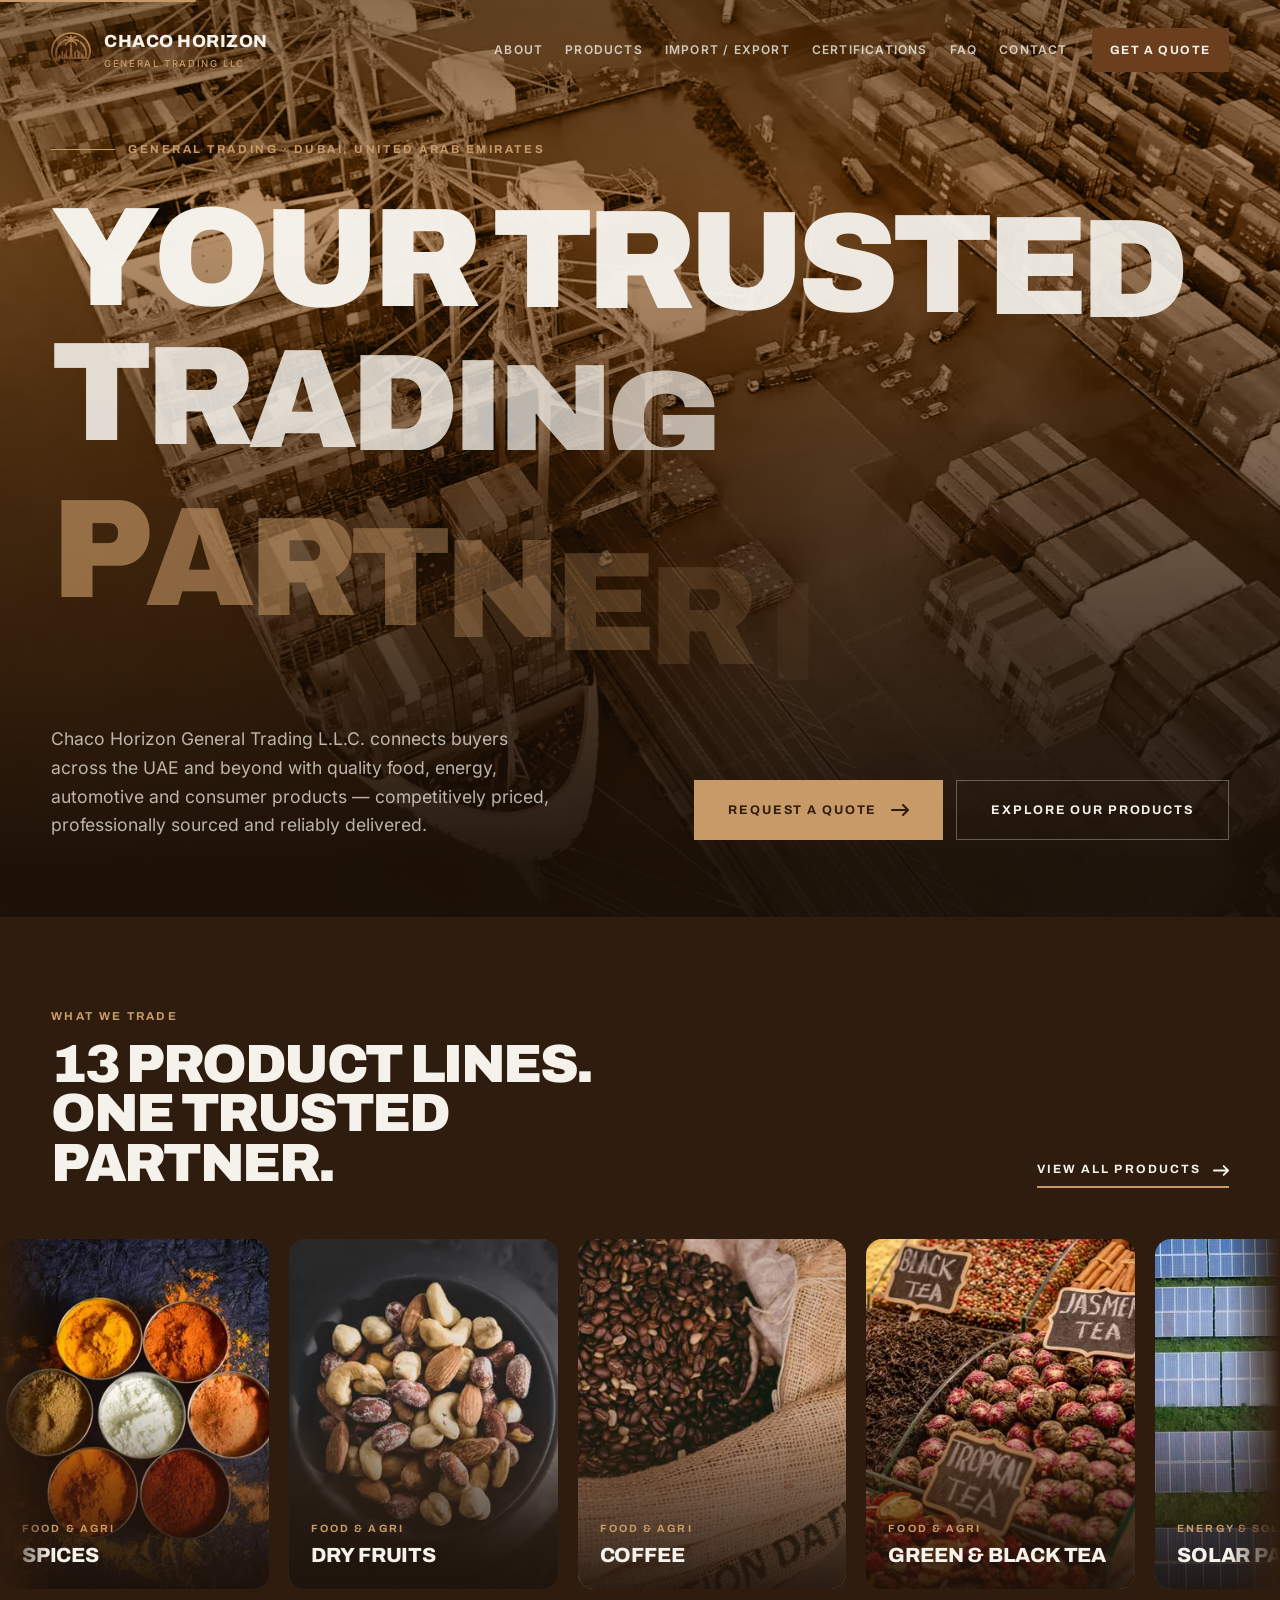
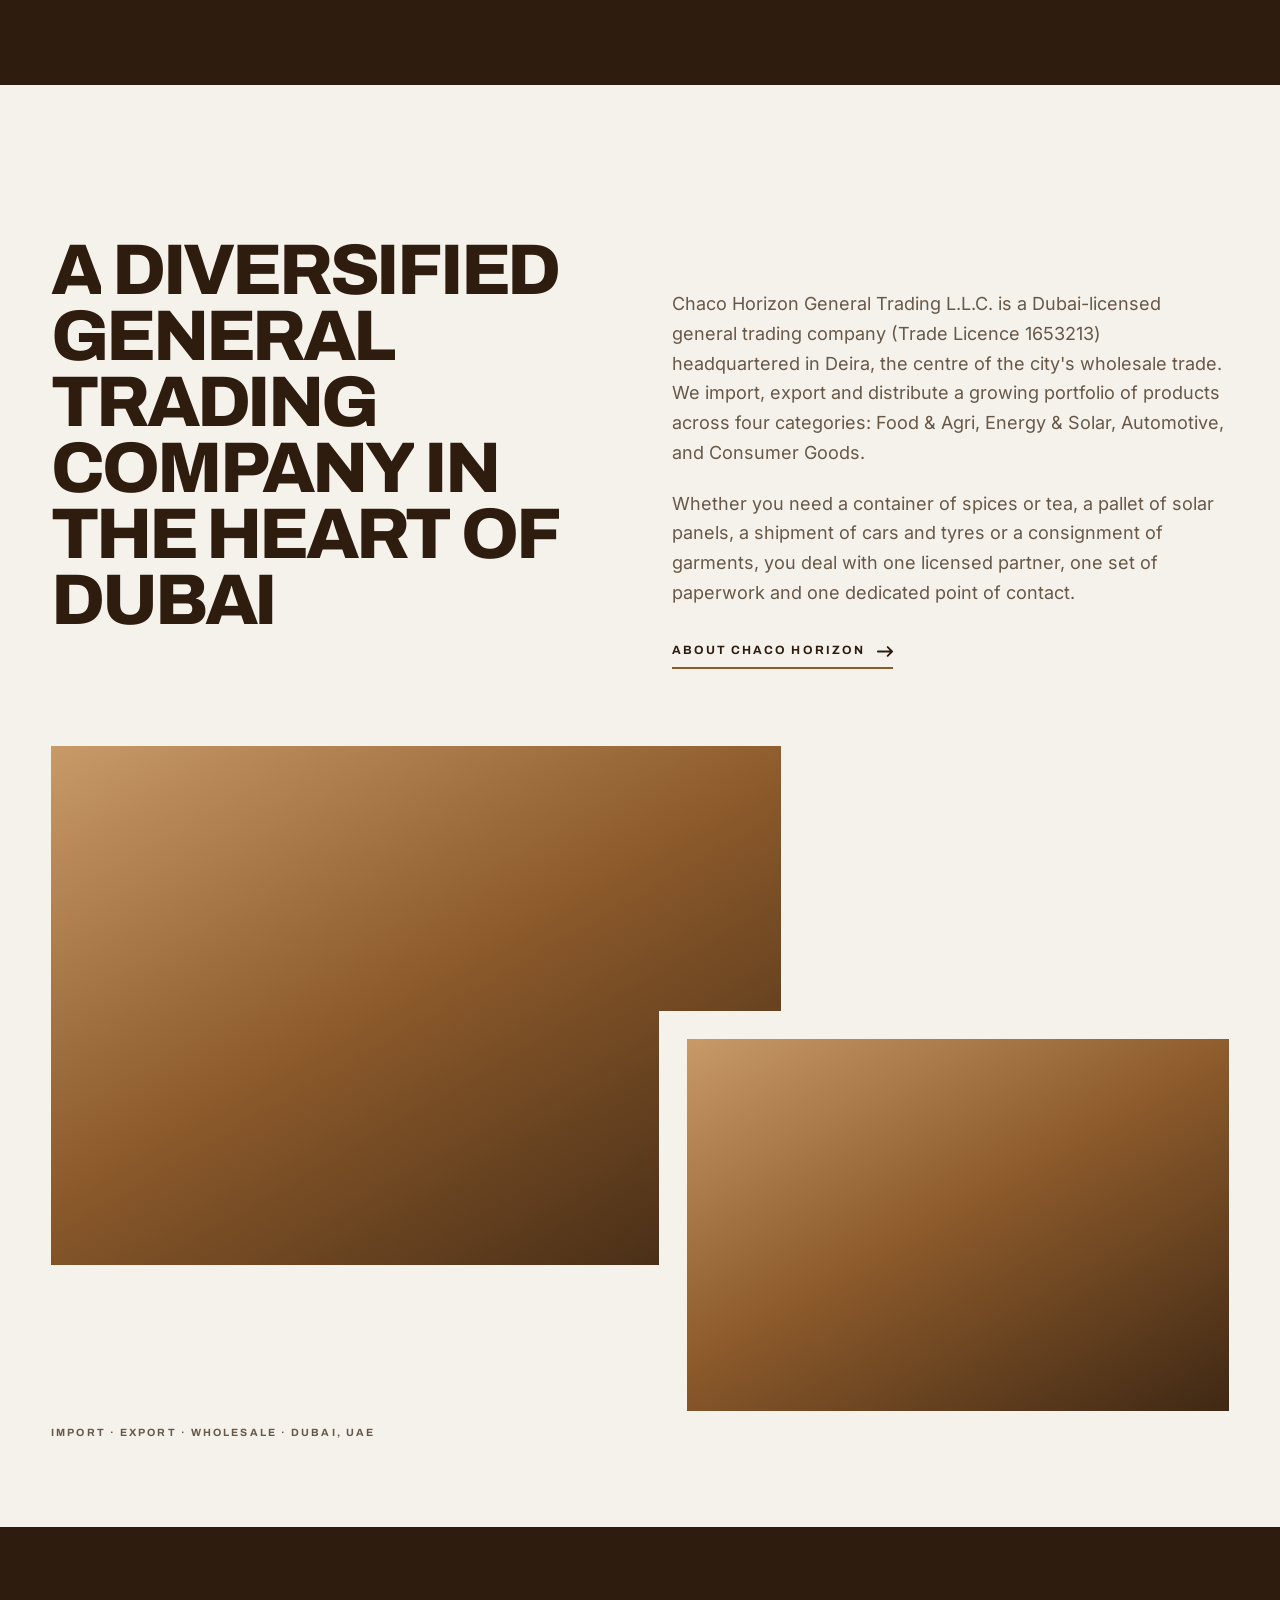
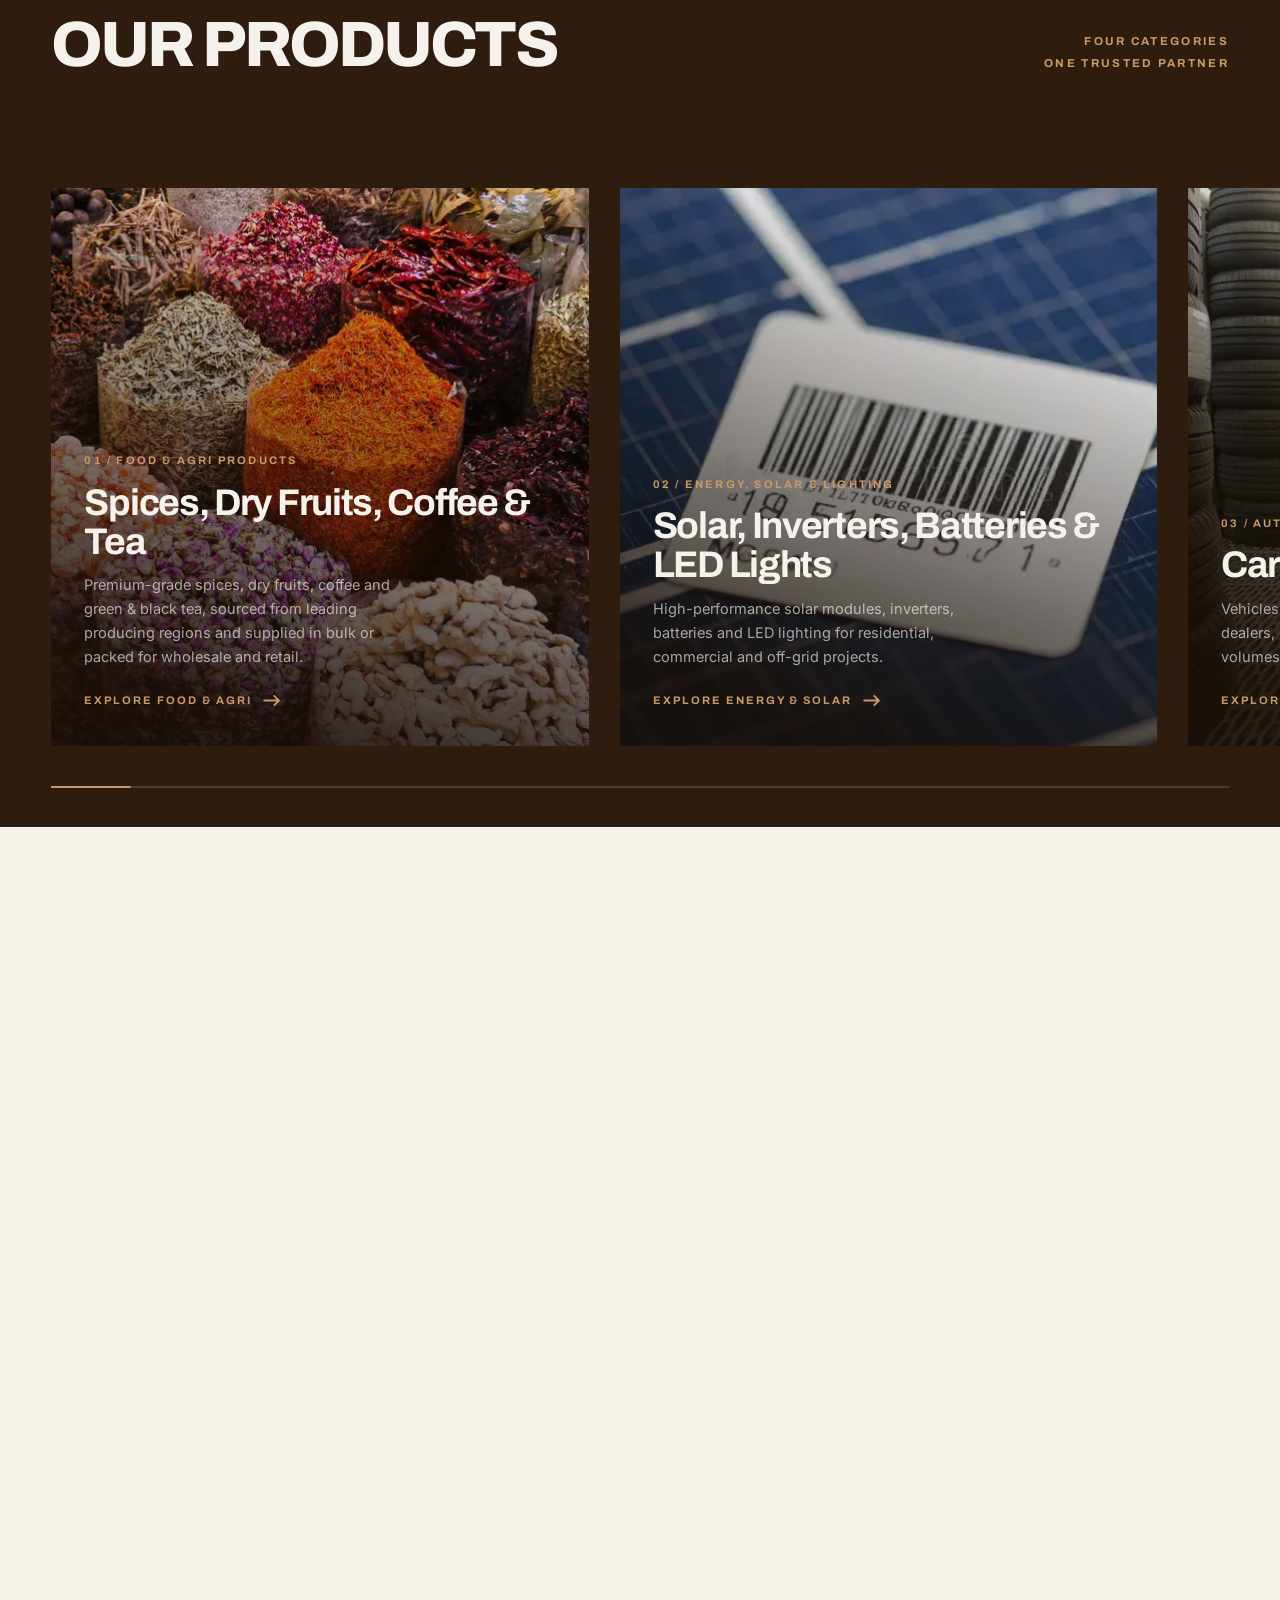
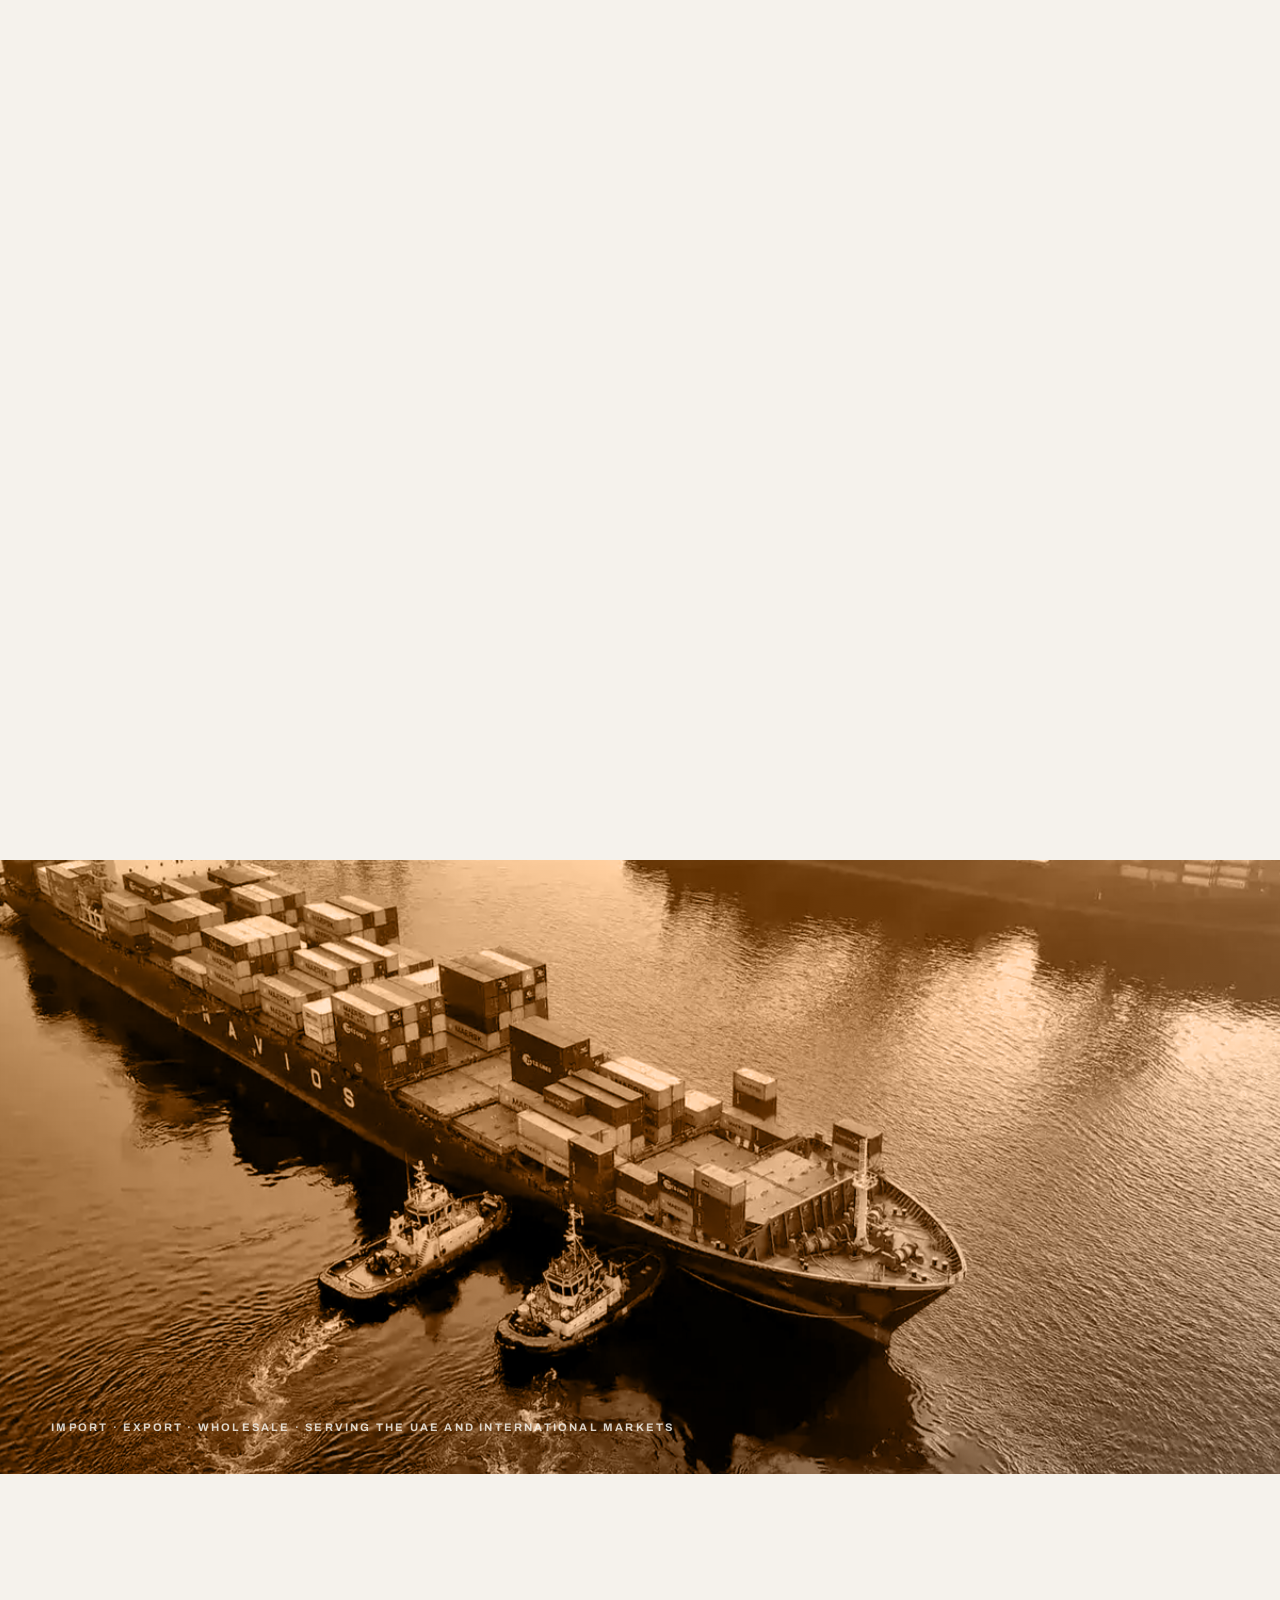
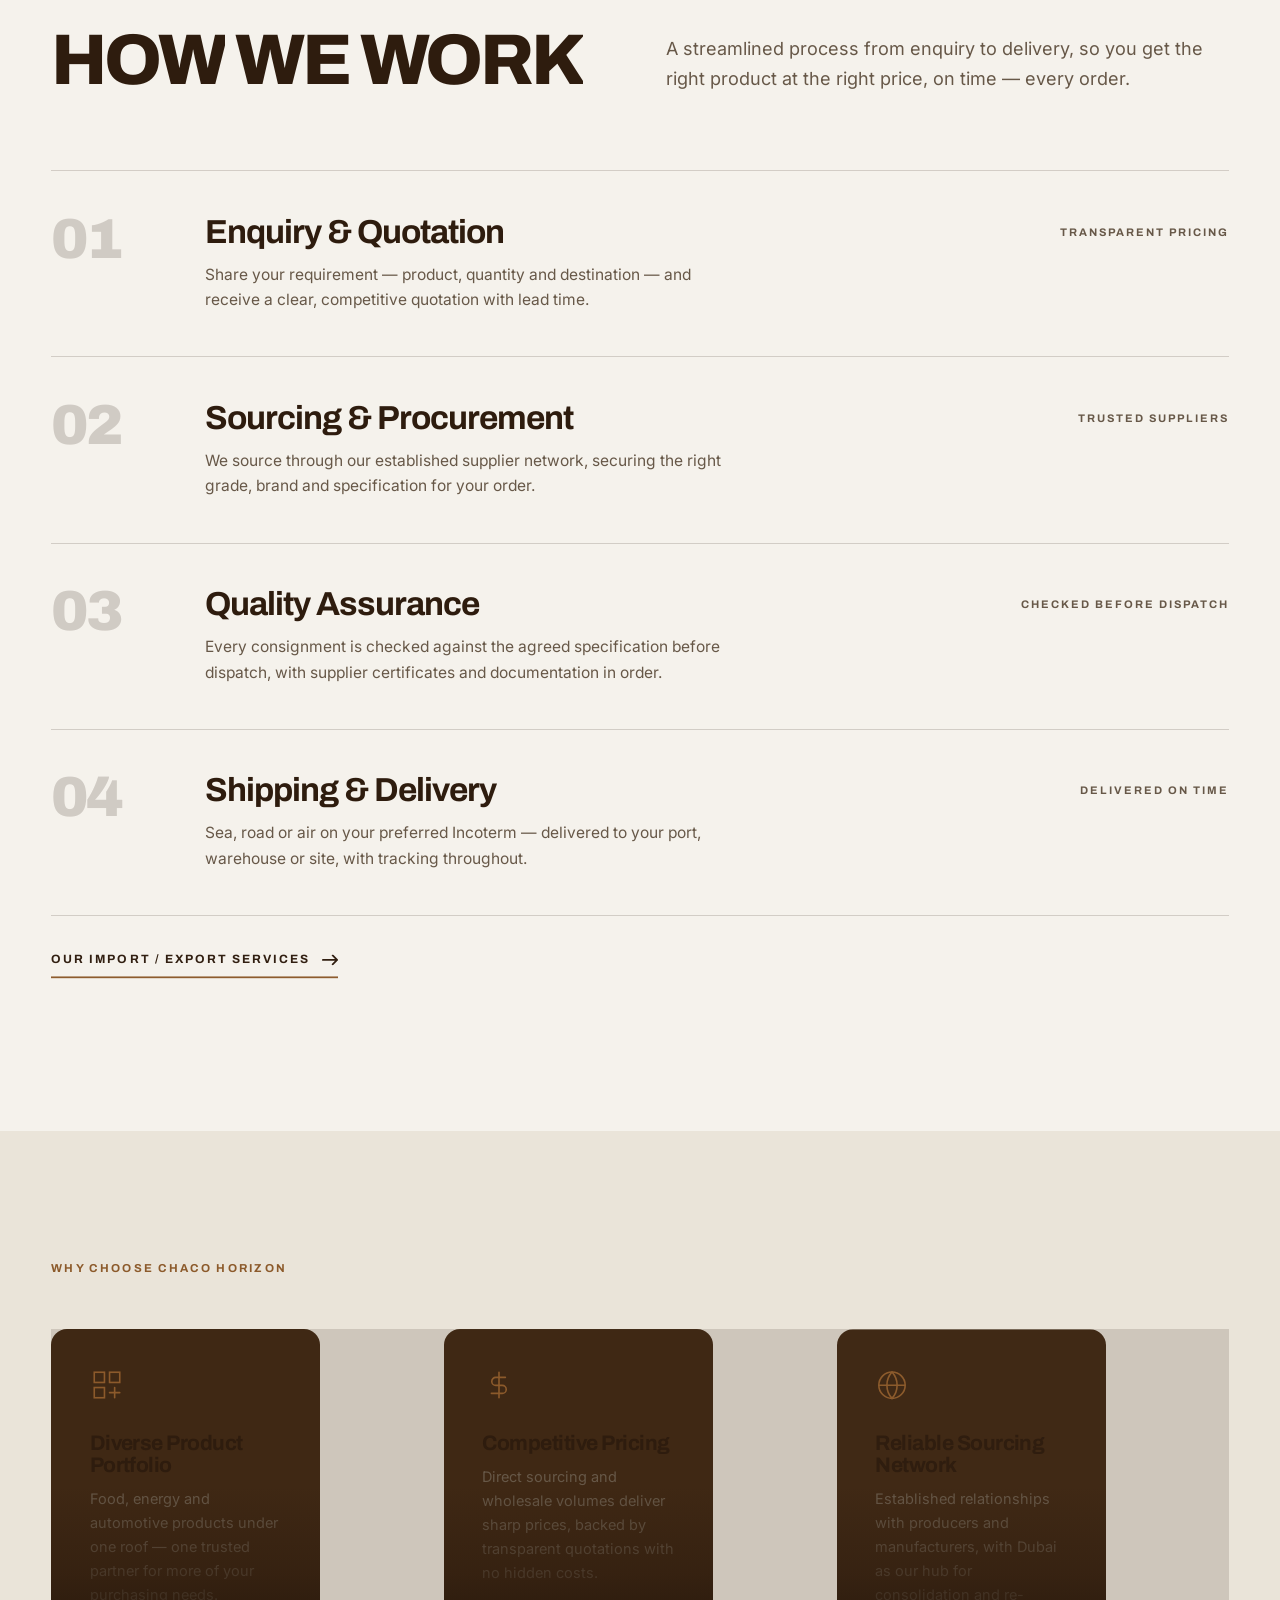
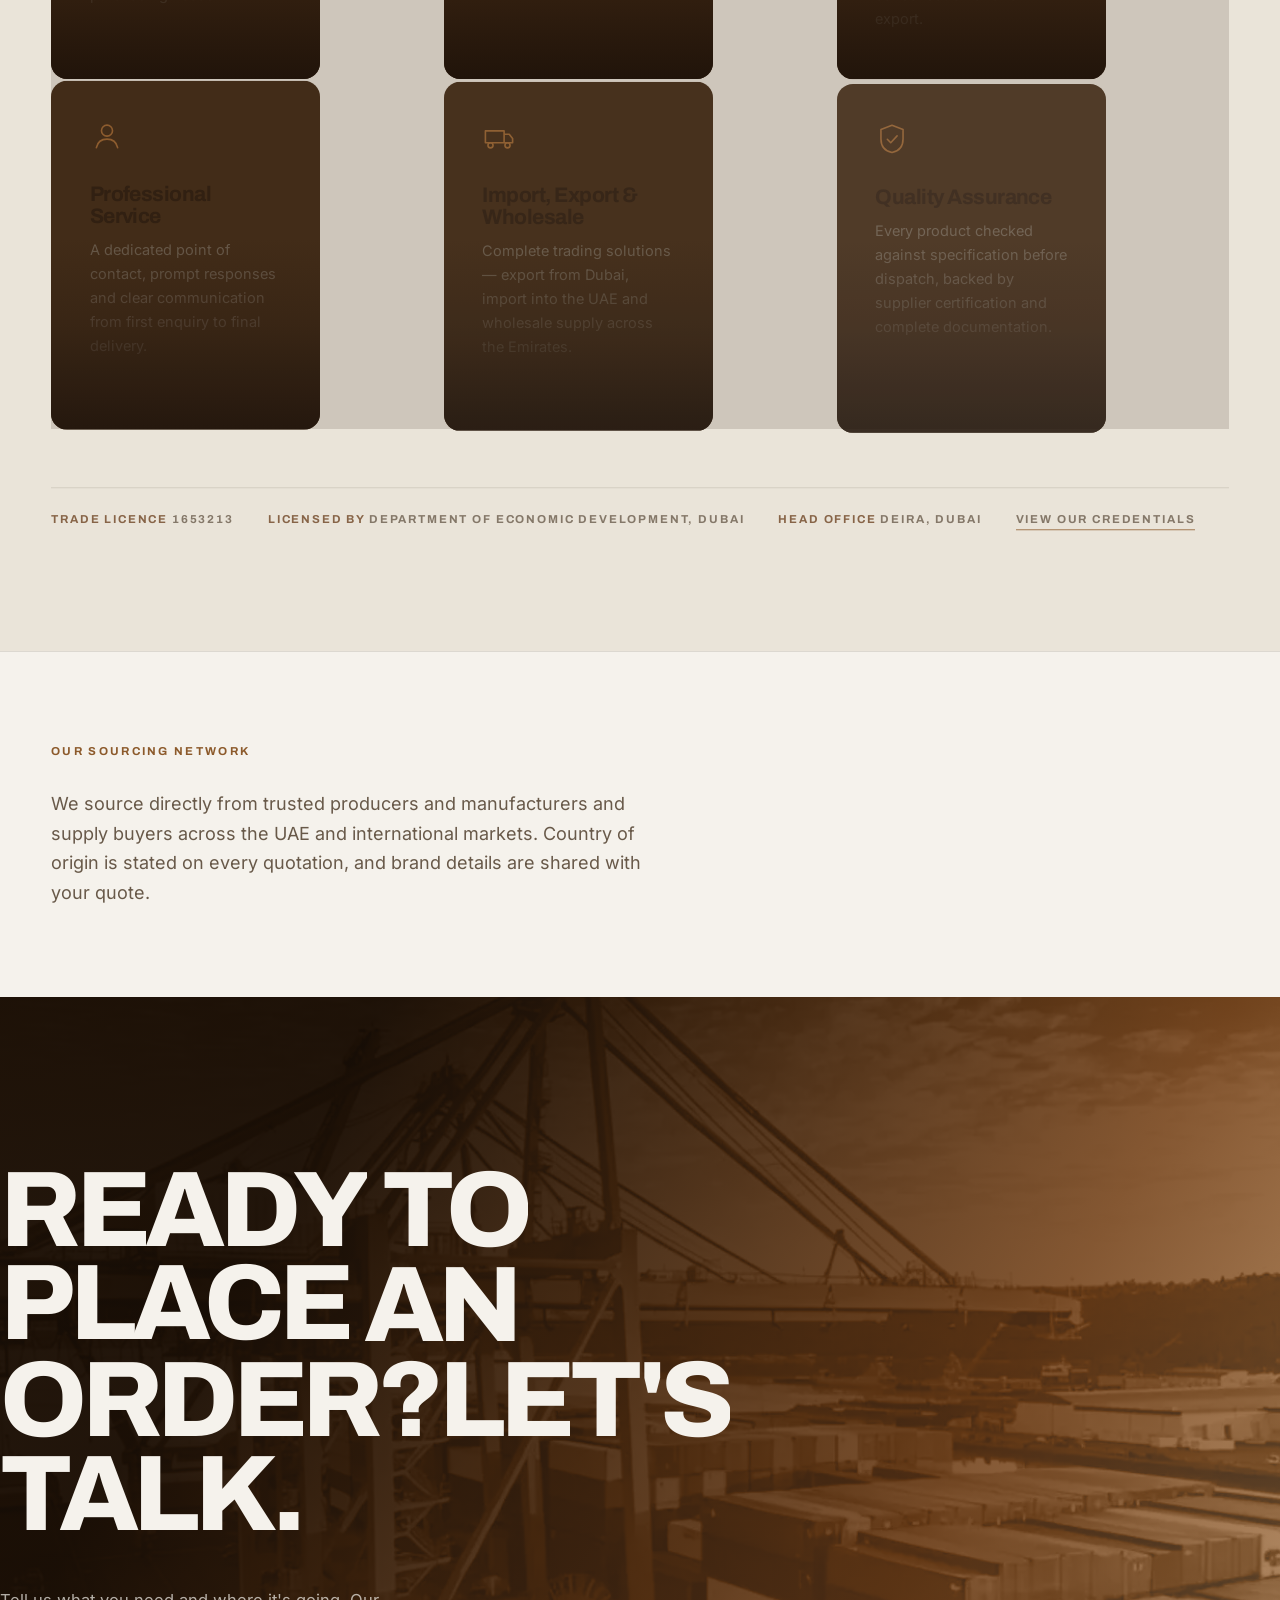
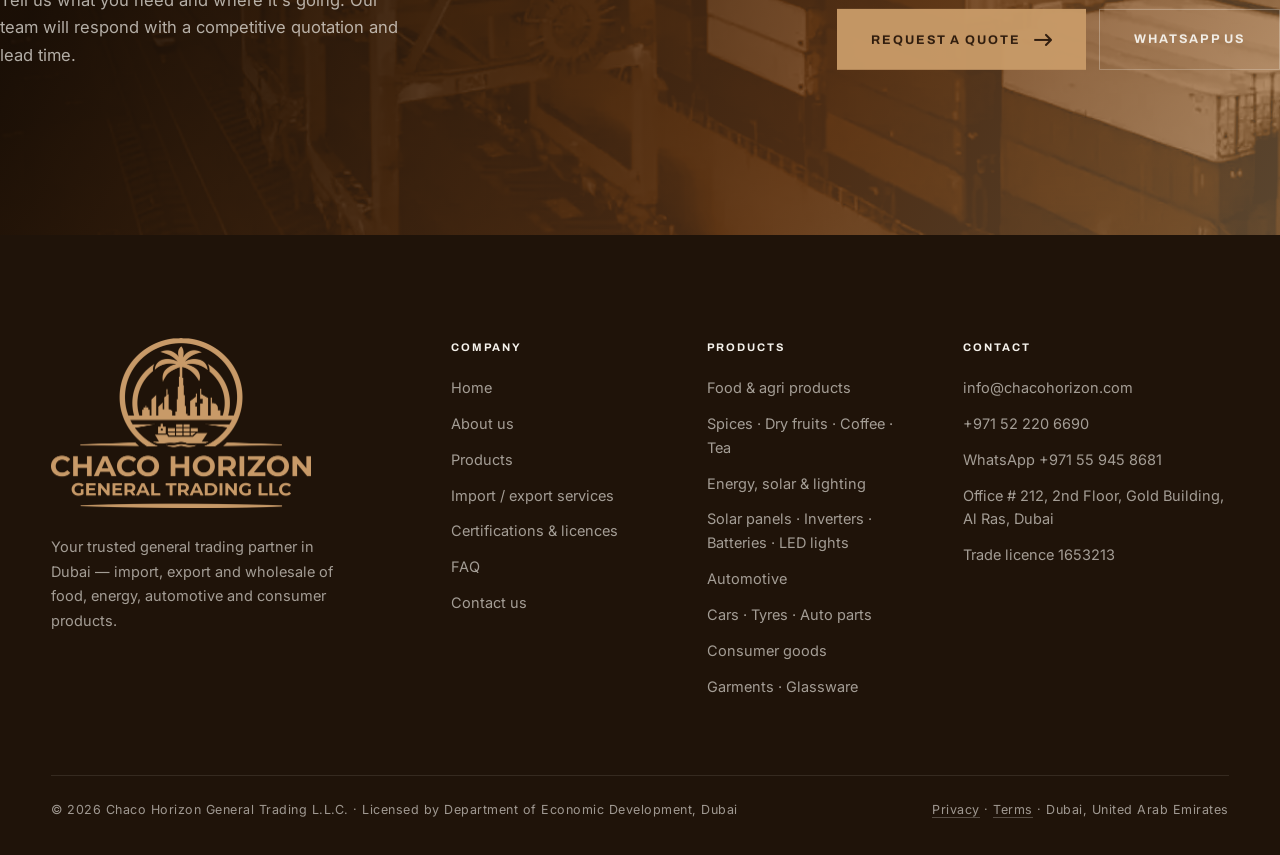
<file: public_html/index.html>
<!doctype html>
<html lang="en">
<head>
<meta charset="utf-8">
<meta name="viewport" content="width=device-width, initial-scale=1, viewport-fit=cover">
<!-- JS-dependent initial states (hidden reveals, curtain, menu links) are scoped to html.js -->
<script>document.documentElement.classList.add('js')</script>
<title>General Trading Company in Dubai | Chaco Horizon</title>
<meta name="description" content="Dubai-based general trading company supplying spices, dry fruits, coffee, tea, solar panels, inverters, batteries, LED lights, cars, tyres, auto parts, garments and glassware. Import, export and wholesale.">
<link rel="canonical" href="https://www.chacohorizon.com/">
<meta name="theme-color" content="#2E1C0E">
<link rel="icon" type="image/png" sizes="64x64" href="favicon.png">
<link rel="apple-touch-icon" sizes="180x180" href="apple-touch-icon.png">
<meta property="og:type" content="website">
<meta property="og:site_name" content="Chaco Horizon General Trading LLC">
<meta property="og:title" content="General Trading Company in Dubai | Chaco Horizon">
<meta property="og:description" content="Dubai-based general trading company supplying spices, dry fruits, coffee, tea, solar panels, inverters, batteries, LED lights, cars, tyres, auto parts, garments and glassware. Import, export and wholesale.">
<meta property="og:url" content="https://www.chacohorizon.com/">
<meta property="og:image" content="https://www.chacohorizon.com/images/hero-dubai-port-1920.jpg">
<meta property="og:image:width" content="1200">
<meta property="og:image:height" content="630">
<meta name="twitter:card" content="summary_large_image">
<script type="application/ld+json">
{
  "@context": "https://schema.org",
  "@type": "Organization",
  "name": "Chaco Horizon General Trading LLC",
  "url": "https://www.chacohorizon.com/",
  "logo": "https://www.chacohorizon.com/logo/logo-mark-210.png",
  "image": "https://www.chacohorizon.com/images/og-logo.jpg",
  "legalName": "Chaco Horizon General Trading L.L.C.",
  "description": "Trusted general trading company in Dubai, UAE. Import, export and wholesale of quality spices, dry fruits, coffee, tea, solar panels, inverters, batteries, LED lights, cars, tyres, auto parts, garments and glassware. UAE Trade Licence 1653213.",
  "email": "info@chacohorizon.com",
  "telephone": "+971522206690",
  "address": {
    "@type": "PostalAddress",
    "streetAddress": "Office # 212, 2nd Floor, Gold Building, Al Ras, Deira",
    "addressLocality": "Dubai",
    "addressCountry": "AE"
  },
  "contactPoint": [{
    "@type": "ContactPoint",
    "contactType": "sales",
    "name": "Mr. Nisar Ahmed",
    "telephone": "+971522206690",
    "email": "info@chacohorizon.com",
    "availableLanguage": ["en"]
  }, {
    "@type": "ContactPoint",
    "contactType": "sales",
    "telephone": "+971559458681",
    "availableLanguage": ["en"]
  }]
}
</script>
  <script type="module" crossorigin src="./assets/index-CLuxFqbG.js"></script>
  <link rel="modulepreload" crossorigin href="./assets/cursor-CHx5mGN1.js">
  <link rel="stylesheet" crossorigin href="./assets/cursor-rp7mGP0h.css">
  <link rel="stylesheet" crossorigin href="./assets/index-kKQyAoU-.css">
  <link rel="stylesheet" href="./assets/showcase-v1.css">
</head>
<body>

<a class="skip" href="#top">Skip to content</a>
<div id="prog" aria-hidden="true"></div>
<div id="cur" aria-hidden="true"></div>
<div id="curRing" aria-hidden="true"></div>

<div id="curtain" aria-hidden="true">
  <div class="pre">
    <img class="mark" src="logo/logo-mark-210.png" width="70" height="70" alt="" decoding="async">
    <div class="pre-word"><b>Chaco Horizon</b><span>General Trading LLC</span></div>
    <div class="pre-bar"><i id="preBar"></i></div>
  </div>
</div>
<header class="nav" id="nav">
  <div class="wrap nav-in">
    <a class="brand" href="index.html" aria-label="Chaco Horizon General Trading, home">
      <img src="logo/logo-mark-120.png" width="40" height="40" alt="" decoding="async">
      <span><b>Chaco Horizon</b><span>General Trading LLC</span></span>
    </a>
    <nav class="links" aria-label="Main">
      <a href="about.html" data-nav="about">About</a>
      <a href="products.html" data-nav="products">Products</a>
      <a href="import-export.html" data-nav="import-export">Import / Export</a>
      <a href="certifications.html" data-nav="certifications">Certifications</a>
      <a href="faq.html" data-nav="faq">FAQ</a>
      <a href="contact.html" data-nav="contact">Contact</a>
    </nav>
    <button class="navq" data-quote><span class="navq-long">Get a quote</span><span class="navq-short">Quote</span></button>
    <button class="burger" id="burger" aria-label="Open menu" aria-expanded="false" aria-controls="menu">
      <span></span><span></span><span></span>
    </button>
  </div>
</header>
<!-- ===== mobile menu ===== -->
<div id="menu" role="dialog" aria-modal="true" aria-label="Menu" aria-hidden="true" inert>
  <nav aria-label="Mobile">
    <a href="index.html" data-nav="index" aria-current="page"><span>Home</span></a>
    <a href="about.html" data-nav="about"><span>About</span></a>
    <a href="products.html" data-nav="products"><span>Products</span></a>
    <a href="import-export.html" data-nav="import-export"><span>Import / Export</span></a>
    <a href="certifications.html" data-nav="certifications"><span>Certifications</span></a>
    <a href="faq.html" data-nav="faq"><span>FAQ</span></a>
    <a href="contact.html" data-nav="contact"><span>Contact</span></a>
  </nav>
  <div class="mcta btns">
    <button class="btn" data-quote>Get a quote</button>
    <a class="btn btn-line" href="https://wa.me/971559458681" target="_blank" rel="noopener">WhatsApp</a>
  </div>
  <div class="mfoot">
    <a href="mailto:info@chacohorizon.com">info@chacohorizon.com</a>
    <a href="tel:+971522206690">+971 52 220 6690</a>
  </div>
</div>

<!-- fixed bottom bar on phones: the two things a buyer actually does -->
<div class="mbar" aria-label="Quick contact">
  <a class="mbar-wa" href="https://wa.me/971559458681" target="_blank" rel="noopener">WhatsApp</a>
  <button class="mbar-q" data-quote>Get a quote</button>
</div>
<!-- ===== quote overlay ===== -->
<div id="quote" role="dialog" aria-modal="true" aria-label="Request a quote" aria-hidden="true" inert data-wa="971559458681">
  <div class="q-bar">
    <b>Request a quote</b>
    <button class="q-close" id="qClose">Close
      <svg width="15" height="15" viewBox="0 0 16 16" fill="none" aria-hidden="true"><path d="M2 2l12 12M14 2L2 14" stroke="currentColor" stroke-width="2" stroke-linecap="round"/></svg>
    </button>
  </div>
  <div class="q-prog"><i id="qProg"></i></div>

  <div class="q-body">
    <form class="q-inner" id="qForm" novalidate>
      <div class="q-step on" data-step data-require="cat">
        <p class="q-ix">Step 01</p>
        <h3>What Are You Looking to Source?</h3>
        <p class="q-hint">Pick the closest category. You can add detail at the end.</p>
        <div class="q-opts">
          <div class="q-opt"><input type="radio" id="c1" name="cat" value="Food &amp; agri - spices, dry fruits, coffee, tea"><label for="c1">Food &amp; agri — spices, dry fruits, coffee, tea</label></div>
          <div class="q-opt"><input type="radio" id="c2" name="cat" value="Energy &amp; lighting - solar panels, inverters, batteries, LED lights"><label for="c2">Energy &amp; lighting — solar panels, inverters, batteries, LED lights</label></div>
          <div class="q-opt"><input type="radio" id="c3" name="cat" value="Automotive - cars, tyres, auto parts"><label for="c3">Automotive — cars, tyres, auto parts</label></div>
          <div class="q-opt"><input type="radio" id="c4" name="cat" value="Consumer goods - garments, glassware"><label for="c4">Consumer goods — garments, glassware</label></div>
          <div class="q-opt"><input type="radio" id="c5" name="cat" value="Something else"><label for="c5">Something else</label></div>
        </div>
        <p class="q-err" role="alert"></p>
      </div>

      <div class="q-step" data-step data-require="vol">
        <p class="q-ix">Step 02</p>
        <h3>Roughly How Much?</h3>
        <p class="q-hint">An estimate is fine — containers, tonnes, kilowatts or a unit count. It tells us which suppliers to approach.</p>
        <div class="q-opts">
          <div class="q-opt"><input type="radio" id="v1" name="vol" value="Under 1 container"><label for="v1">Under 1 container</label></div>
          <div class="q-opt"><input type="radio" id="v2" name="vol" value="1-5 containers"><label for="v2">1–5 containers</label></div>
          <div class="q-opt"><input type="radio" id="v3" name="vol" value="5-20 containers"><label for="v3">5–20 containers</label></div>
          <div class="q-opt"><input type="radio" id="v4" name="vol" value="20+ / ongoing supply"><label for="v4">20+ / ongoing supply</label></div>
          <div class="q-opt"><input type="radio" id="v5" name="vol" value="In units or kW - see notes"><label for="v5">In units or kW — I'll say in the notes</label></div>
        </div>
        <p class="q-err" role="alert"></p>
      </div>

      <div class="q-step" data-step data-require="port,inco">
        <p class="q-ix">Step 03</p>
        <h3>Where Is It Going?</h3>
        <p class="q-hint">Destination port or city, and the terms you normally buy on.</p>
        <div class="q-fields">
          <div class="q-f full"><label for="port">Destination port or city</label><input id="port" name="port" type="text" autocomplete="off"></div>
        </div>
        <p class="q-lab" id="inco-lab">Incoterm</p>
        <div class="q-opts q-opts-5" role="radiogroup" aria-labelledby="inco-lab">
          <div class="q-opt"><input type="radio" id="i1" name="inco" value="FOB"><label for="i1">FOB</label></div>
          <div class="q-opt"><input type="radio" id="i2" name="inco" value="CIF"><label for="i2">CIF</label></div>
          <div class="q-opt"><input type="radio" id="i3" name="inco" value="DDP"><label for="i3">DDP</label></div>
          <div class="q-opt"><input type="radio" id="i4" name="inco" value="Delivered UAE"><label for="i4">Delivered in the UAE</label></div>
          <div class="q-opt"><input type="radio" id="i5" name="inco" value="Not sure"><label for="i5">Not sure — advise me</label></div>
        </div>
        <p class="q-err" role="alert"></p>
      </div>

      <div class="q-step" data-step data-require="tim">
        <p class="q-ix">Step 04</p>
        <h3>When Do You Need It?</h3>
        <div class="q-opts">
          <div class="q-opt"><input type="radio" id="t1" name="tim" value="As soon as possible"><label for="t1">As soon as possible</label></div>
          <div class="q-opt"><input type="radio" id="t2" name="tim" value="Within 1-2 months"><label for="t2">Within 1–2 months</label></div>
          <div class="q-opt"><input type="radio" id="t3" name="tim" value="3-6 months out"><label for="t3">3–6 months out</label></div>
          <div class="q-opt"><input type="radio" id="t4" name="tim" value="Planning / budgeting"><label for="t4">Planning / budgeting</label></div>
        </div>
        <p class="q-err" role="alert"></p>
      </div>

      <div class="q-step" data-step data-require="nm,em">
        <p class="q-ix">Step 05</p>
        <h3>Where Should We Send the Quote?</h3>
        <div class="q-fields">
          <div class="q-f"><label for="nm">Your name</label><input id="nm" name="name" type="text" autocomplete="name"></div>
          <div class="q-f"><label for="co">Company</label><input id="co" name="company" type="text" autocomplete="organization"></div>
          <div class="q-f"><label for="em">Email</label><input id="em" name="email" type="email" autocomplete="email"></div>
          <div class="q-f"><label for="ph">Phone or WhatsApp</label><input id="ph" name="phone" type="tel" autocomplete="tel"></div>
          <div class="q-f full"><label for="sp">Specification or notes</label><textarea id="sp" name="notes" rows="3"></textarea></div>
        </div>
        <p class="q-hint" style="margin-top:20px">Have a specification, datasheet or product list? Email it to <a href="mailto:info@chacohorizon.com" style="text-decoration:underline">info@chacohorizon.com</a> quoting your name and we will attach it to this enquiry.</p>
        <p class="q-consent">By sending this you agree to our <a href="privacy.html">privacy notice</a>. We use your details only to answer this enquiry.</p>
        <!-- honeypot: hidden from people, filled by bots -->
        <div class="hp" aria-hidden="true"><label for="q-website">Website</label><input id="q-website" name="website" type="text" tabindex="-1" autocomplete="off"></div>
        <p class="q-err" role="alert"></p>
      </div>

      <div class="q-done">
        <h3 style="max-width:20ch">Thank You — We've Received Your Request.</h3>
        <p class="q-hint" style="max-width:46ch">Our team will review your requirement and respond with a competitive quotation and lead time. For urgent enquiries, WhatsApp is the fastest way to reach us. Specifications or product lists can be sent to <a href="mailto:info@chacohorizon.com" style="text-decoration:underline">info@chacohorizon.com</a>.</p>
        <div class="btns"><a class="btn btn-line" id="qWa" href="https://wa.me/971559458681" target="_blank" rel="noopener">Send the same on WhatsApp</a></div>
      </div>
    </form>
  </div>

  <div class="q-nav">
    <button class="btn btn-line q-back" id="qBack" type="button" disabled>Back</button>
    <span class="q-count" id="qCount">01 / 05</span>
    <button class="btn q-next" id="qNext" type="button">Continue
      <svg width="18" height="12" viewBox="0 0 18 12" fill="none" aria-hidden="true"><path d="M1 6h15M12 1l5 5-5 5" stroke="currentColor" stroke-width="2" stroke-linecap="round" stroke-linejoin="round"/></svg>
    </button>
  </div>
</div>

<main id="top">

<section class="hero">
  <div class="shot" id="heroShot">
    <picture>
      <source type="image/webp" srcset="images/hero-dubai-port-800.webp 800w, images/hero-dubai-port-1200.webp 1200w, images/hero-dubai-port-1920.webp 1920w" sizes="100vw">
      <img src="images/hero-dubai-port-1920.jpg"
           srcset="images/hero-dubai-port-800.jpg 800w, images/hero-dubai-port-1200.jpg 1200w, images/hero-dubai-port-1920.jpg 1920w"
           sizes="100vw" alt="" fetchpriority="high" decoding="async" width="1920" height="1080">
    </picture>
    <!-- looping port footage over the photo; home.js attaches the src (skipped for reduced motion / Save-Data / no JS) -->
    <video class="hero-vid" muted loop playsinline preload="none" aria-hidden="true" tabindex="-1"
           data-src="video/hero-port-1600.mp4" width="1600" height="900"></video>
    <div class="slot" aria-hidden="true"></div>
  </div>
  <div class="hero-veil" aria-hidden="true"></div>

  <div class="wrap hero-in">
    <div class="hero-tag" id="hTag"><i></i>General Trading · Dubai, United Arab Emirates</div>
    <h1 id="hTitle">
      <span class="ln" data-split>Your Trusted Trading</span>
      <span class="ln tint" data-split>Partner in Dubai.</span>
    </h1>
    <div class="hero-meta">
      <p class="rv" id="hLede">Chaco Horizon General Trading L.L.C. connects buyers across the UAE and beyond with quality food, energy, automotive and consumer products — competitively priced, professionally sourced and reliably delivered.</p>
      <div class="btns rv" id="hCta">
        <button class="btn" data-quote>Request a quote
          <svg width="18" height="12" viewBox="0 0 18 12" fill="none" aria-hidden="true"><path d="M1 6h15M12 1l5 5-5 5" stroke="currentColor" stroke-width="2" stroke-linecap="round" stroke-linejoin="round"/></svg>
        </button>
        <a class="btn btn-line" href="products.html">Explore our products</a>
      </div>
    </div>
  </div>
</section>

<section class="pshow" aria-labelledby="pshowH">
  <div class="wrap pshow-head">
    <div>
      <p class="kick">What we trade</p>
      <h2 class="pshow-h" id="pshowH">13 Product Lines. One Trusted Partner.</h2>
    </div>
    <a class="pshow-all" href="products.html">View all products
      <svg width="16" height="11" viewBox="0 0 18 12" fill="none" aria-hidden="true"><path d="M1 6h15M12 1l5 5-5 5" stroke="currentColor" stroke-width="2" stroke-linecap="round" stroke-linejoin="round"/></svg>
    </a>
  </div>
  <div class="pshow-view">
    <div class="pshow-track">
      <ul class="pshow-set">
        <li><a class="pc" href="products.html#spices"><picture><source type="image/webp" srcset="images/show-spices-320.webp 320w, images/show-spices-560.webp 560w" sizes="(max-width:700px) 62vw, 290px"><img src="images/show-spices-560.jpg" srcset="images/show-spices-320.jpg 320w, images/show-spices-560.jpg 560w" sizes="(max-width:700px) 62vw, 290px" alt="Spices" width="560" height="728" loading="lazy" decoding="async"></picture><span class="pc-txt"><span class="pc-cat">Food &amp; agri</span><span class="pc-name">Spices</span></span></a></li>
        <li><a class="pc" href="products.html#dry-fruits"><picture><source type="image/webp" srcset="images/show-dryfruits-320.webp 320w, images/show-dryfruits-560.webp 560w" sizes="(max-width:700px) 62vw, 290px"><img src="images/show-dryfruits-560.jpg" srcset="images/show-dryfruits-320.jpg 320w, images/show-dryfruits-560.jpg 560w" sizes="(max-width:700px) 62vw, 290px" alt="Dry fruits" width="560" height="728" loading="lazy" decoding="async"></picture><span class="pc-txt"><span class="pc-cat">Food &amp; agri</span><span class="pc-name">Dry fruits</span></span></a></li>
        <li><a class="pc" href="products.html#coffee"><picture><source type="image/webp" srcset="images/show-coffee-320.webp 320w, images/show-coffee-560.webp 560w" sizes="(max-width:700px) 62vw, 290px"><img src="images/show-coffee-560.jpg" srcset="images/show-coffee-320.jpg 320w, images/show-coffee-560.jpg 560w" sizes="(max-width:700px) 62vw, 290px" alt="Coffee" width="560" height="728" loading="lazy" decoding="async"></picture><span class="pc-txt"><span class="pc-cat">Food &amp; agri</span><span class="pc-name">Coffee</span></span></a></li>
        <li><a class="pc" href="products.html#tea"><picture><source type="image/webp" srcset="images/show-tea-320.webp 320w, images/show-tea-560.webp 560w" sizes="(max-width:700px) 62vw, 290px"><img src="images/show-tea-560.jpg" srcset="images/show-tea-320.jpg 320w, images/show-tea-560.jpg 560w" sizes="(max-width:700px) 62vw, 290px" alt="Green and black tea" width="560" height="728" loading="lazy" decoding="async"></picture><span class="pc-txt"><span class="pc-cat">Food &amp; agri</span><span class="pc-name">Green &amp; black tea</span></span></a></li>
        <li><a class="pc" href="products.html#solar-panels"><picture><source type="image/webp" srcset="images/show-solar-320.webp 320w, images/show-solar-560.webp 560w" sizes="(max-width:700px) 62vw, 290px"><img src="images/show-solar-560.jpg" srcset="images/show-solar-320.jpg 320w, images/show-solar-560.jpg 560w" sizes="(max-width:700px) 62vw, 290px" alt="Solar panels" width="560" height="728" loading="lazy" decoding="async"></picture><span class="pc-txt"><span class="pc-cat">Energy &amp; solar</span><span class="pc-name">Solar panels</span></span></a></li>
        <li><a class="pc" href="products.html#inverters"><picture><source type="image/webp" srcset="images/show-inverters-320.webp 320w, images/show-inverters-560.webp 560w" sizes="(max-width:700px) 62vw, 290px"><img src="images/show-inverters-560.jpg" srcset="images/show-inverters-320.jpg 320w, images/show-inverters-560.jpg 560w" sizes="(max-width:700px) 62vw, 290px" alt="Inverters" width="560" height="728" loading="lazy" decoding="async"></picture><span class="pc-txt"><span class="pc-cat">Energy &amp; solar</span><span class="pc-name">Inverters</span></span></a></li>
        <li><a class="pc" href="products.html#batteries"><picture><source type="image/webp" srcset="images/show-batteries-320.webp 320w, images/show-batteries-560.webp 560w" sizes="(max-width:700px) 62vw, 290px"><img src="images/show-batteries-560.jpg" srcset="images/show-batteries-320.jpg 320w, images/show-batteries-560.jpg 560w" sizes="(max-width:700px) 62vw, 290px" alt="Batteries" width="560" height="728" loading="lazy" decoding="async"></picture><span class="pc-txt"><span class="pc-cat">Energy &amp; solar</span><span class="pc-name">Batteries</span></span></a></li>
        <li><a class="pc" href="products.html#led-lights"><picture><source type="image/webp" srcset="images/show-led-320.webp 320w, images/show-led-560.webp 560w" sizes="(max-width:700px) 62vw, 290px"><img src="images/show-led-560.jpg" srcset="images/show-led-320.jpg 320w, images/show-led-560.jpg 560w" sizes="(max-width:700px) 62vw, 290px" alt="LED lights" width="560" height="728" loading="lazy" decoding="async"></picture><span class="pc-txt"><span class="pc-cat">Energy &amp; lighting</span><span class="pc-name">LED lights</span></span></a></li>
        <li><a class="pc" href="products.html#cars"><picture><source type="image/webp" srcset="images/show-cars-320.webp 320w, images/show-cars-560.webp 560w" sizes="(max-width:700px) 62vw, 290px"><img src="images/show-cars-560.jpg" srcset="images/show-cars-320.jpg 320w, images/show-cars-560.jpg 560w" sizes="(max-width:700px) 62vw, 290px" alt="Cars" width="560" height="728" loading="lazy" decoding="async"></picture><span class="pc-txt"><span class="pc-cat">Automotive</span><span class="pc-name">Cars</span></span></a></li>
        <li><a class="pc" href="products.html#tyres"><picture><source type="image/webp" srcset="images/show-tyres-320.webp 320w, images/show-tyres-560.webp 560w" sizes="(max-width:700px) 62vw, 290px"><img src="images/show-tyres-560.jpg" srcset="images/show-tyres-320.jpg 320w, images/show-tyres-560.jpg 560w" sizes="(max-width:700px) 62vw, 290px" alt="Tyres" width="560" height="728" loading="lazy" decoding="async"></picture><span class="pc-txt"><span class="pc-cat">Automotive</span><span class="pc-name">Tyres</span></span></a></li>
        <li><a class="pc" href="products.html#auto-parts"><picture><source type="image/webp" srcset="images/show-autoparts-320.webp 320w, images/show-autoparts-560.webp 560w" sizes="(max-width:700px) 62vw, 290px"><img src="images/show-autoparts-560.jpg" srcset="images/show-autoparts-320.jpg 320w, images/show-autoparts-560.jpg 560w" sizes="(max-width:700px) 62vw, 290px" alt="Auto parts" width="560" height="728" loading="lazy" decoding="async"></picture><span class="pc-txt"><span class="pc-cat">Automotive</span><span class="pc-name">Auto parts</span></span></a></li>
        <li><a class="pc" href="products.html#garments"><picture><source type="image/webp" srcset="images/show-garments-320.webp 320w, images/show-garments-560.webp 560w" sizes="(max-width:700px) 62vw, 290px"><img src="images/show-garments-560.jpg" srcset="images/show-garments-320.jpg 320w, images/show-garments-560.jpg 560w" sizes="(max-width:700px) 62vw, 290px" alt="Garments" width="560" height="728" loading="lazy" decoding="async"></picture><span class="pc-txt"><span class="pc-cat">Consumer goods</span><span class="pc-name">Garments</span></span></a></li>
        <li><a class="pc" href="products.html#glassware"><picture><source type="image/webp" srcset="images/show-glassware-320.webp 320w, images/show-glassware-560.webp 560w" sizes="(max-width:700px) 62vw, 290px"><img src="images/show-glassware-560.jpg" srcset="images/show-glassware-320.jpg 320w, images/show-glassware-560.jpg 560w" sizes="(max-width:700px) 62vw, 290px" alt="Glassware" width="560" height="728" loading="lazy" decoding="async"></picture><span class="pc-txt"><span class="pc-cat">Consumer goods</span><span class="pc-name">Glassware</span></span></a></li>
      </ul>
      <ul class="pshow-set" aria-hidden="true">
        <li><a class="pc" href="products.html#spices" tabindex="-1"><picture><source type="image/webp" srcset="images/show-spices-320.webp 320w, images/show-spices-560.webp 560w" sizes="(max-width:700px) 62vw, 290px"><img src="images/show-spices-560.jpg" srcset="images/show-spices-320.jpg 320w, images/show-spices-560.jpg 560w" sizes="(max-width:700px) 62vw, 290px" alt="" width="560" height="728" loading="lazy" decoding="async"></picture><span class="pc-txt"><span class="pc-cat">Food &amp; agri</span><span class="pc-name">Spices</span></span></a></li>
        <li><a class="pc" href="products.html#dry-fruits" tabindex="-1"><picture><source type="image/webp" srcset="images/show-dryfruits-320.webp 320w, images/show-dryfruits-560.webp 560w" sizes="(max-width:700px) 62vw, 290px"><img src="images/show-dryfruits-560.jpg" srcset="images/show-dryfruits-320.jpg 320w, images/show-dryfruits-560.jpg 560w" sizes="(max-width:700px) 62vw, 290px" alt="" width="560" height="728" loading="lazy" decoding="async"></picture><span class="pc-txt"><span class="pc-cat">Food &amp; agri</span><span class="pc-name">Dry fruits</span></span></a></li>
        <li><a class="pc" href="products.html#coffee" tabindex="-1"><picture><source type="image/webp" srcset="images/show-coffee-320.webp 320w, images/show-coffee-560.webp 560w" sizes="(max-width:700px) 62vw, 290px"><img src="images/show-coffee-560.jpg" srcset="images/show-coffee-320.jpg 320w, images/show-coffee-560.jpg 560w" sizes="(max-width:700px) 62vw, 290px" alt="" width="560" height="728" loading="lazy" decoding="async"></picture><span class="pc-txt"><span class="pc-cat">Food &amp; agri</span><span class="pc-name">Coffee</span></span></a></li>
        <li><a class="pc" href="products.html#tea" tabindex="-1"><picture><source type="image/webp" srcset="images/show-tea-320.webp 320w, images/show-tea-560.webp 560w" sizes="(max-width:700px) 62vw, 290px"><img src="images/show-tea-560.jpg" srcset="images/show-tea-320.jpg 320w, images/show-tea-560.jpg 560w" sizes="(max-width:700px) 62vw, 290px" alt="" width="560" height="728" loading="lazy" decoding="async"></picture><span class="pc-txt"><span class="pc-cat">Food &amp; agri</span><span class="pc-name">Green &amp; black tea</span></span></a></li>
        <li><a class="pc" href="products.html#solar-panels" tabindex="-1"><picture><source type="image/webp" srcset="images/show-solar-320.webp 320w, images/show-solar-560.webp 560w" sizes="(max-width:700px) 62vw, 290px"><img src="images/show-solar-560.jpg" srcset="images/show-solar-320.jpg 320w, images/show-solar-560.jpg 560w" sizes="(max-width:700px) 62vw, 290px" alt="" width="560" height="728" loading="lazy" decoding="async"></picture><span class="pc-txt"><span class="pc-cat">Energy &amp; solar</span><span class="pc-name">Solar panels</span></span></a></li>
        <li><a class="pc" href="products.html#inverters" tabindex="-1"><picture><source type="image/webp" srcset="images/show-inverters-320.webp 320w, images/show-inverters-560.webp 560w" sizes="(max-width:700px) 62vw, 290px"><img src="images/show-inverters-560.jpg" srcset="images/show-inverters-320.jpg 320w, images/show-inverters-560.jpg 560w" sizes="(max-width:700px) 62vw, 290px" alt="" width="560" height="728" loading="lazy" decoding="async"></picture><span class="pc-txt"><span class="pc-cat">Energy &amp; solar</span><span class="pc-name">Inverters</span></span></a></li>
        <li><a class="pc" href="products.html#batteries" tabindex="-1"><picture><source type="image/webp" srcset="images/show-batteries-320.webp 320w, images/show-batteries-560.webp 560w" sizes="(max-width:700px) 62vw, 290px"><img src="images/show-batteries-560.jpg" srcset="images/show-batteries-320.jpg 320w, images/show-batteries-560.jpg 560w" sizes="(max-width:700px) 62vw, 290px" alt="" width="560" height="728" loading="lazy" decoding="async"></picture><span class="pc-txt"><span class="pc-cat">Energy &amp; solar</span><span class="pc-name">Batteries</span></span></a></li>
        <li><a class="pc" href="products.html#led-lights" tabindex="-1"><picture><source type="image/webp" srcset="images/show-led-320.webp 320w, images/show-led-560.webp 560w" sizes="(max-width:700px) 62vw, 290px"><img src="images/show-led-560.jpg" srcset="images/show-led-320.jpg 320w, images/show-led-560.jpg 560w" sizes="(max-width:700px) 62vw, 290px" alt="" width="560" height="728" loading="lazy" decoding="async"></picture><span class="pc-txt"><span class="pc-cat">Energy &amp; lighting</span><span class="pc-name">LED lights</span></span></a></li>
        <li><a class="pc" href="products.html#cars" tabindex="-1"><picture><source type="image/webp" srcset="images/show-cars-320.webp 320w, images/show-cars-560.webp 560w" sizes="(max-width:700px) 62vw, 290px"><img src="images/show-cars-560.jpg" srcset="images/show-cars-320.jpg 320w, images/show-cars-560.jpg 560w" sizes="(max-width:700px) 62vw, 290px" alt="" width="560" height="728" loading="lazy" decoding="async"></picture><span class="pc-txt"><span class="pc-cat">Automotive</span><span class="pc-name">Cars</span></span></a></li>
        <li><a class="pc" href="products.html#tyres" tabindex="-1"><picture><source type="image/webp" srcset="images/show-tyres-320.webp 320w, images/show-tyres-560.webp 560w" sizes="(max-width:700px) 62vw, 290px"><img src="images/show-tyres-560.jpg" srcset="images/show-tyres-320.jpg 320w, images/show-tyres-560.jpg 560w" sizes="(max-width:700px) 62vw, 290px" alt="" width="560" height="728" loading="lazy" decoding="async"></picture><span class="pc-txt"><span class="pc-cat">Automotive</span><span class="pc-name">Tyres</span></span></a></li>
        <li><a class="pc" href="products.html#auto-parts" tabindex="-1"><picture><source type="image/webp" srcset="images/show-autoparts-320.webp 320w, images/show-autoparts-560.webp 560w" sizes="(max-width:700px) 62vw, 290px"><img src="images/show-autoparts-560.jpg" srcset="images/show-autoparts-320.jpg 320w, images/show-autoparts-560.jpg 560w" sizes="(max-width:700px) 62vw, 290px" alt="" width="560" height="728" loading="lazy" decoding="async"></picture><span class="pc-txt"><span class="pc-cat">Automotive</span><span class="pc-name">Auto parts</span></span></a></li>
        <li><a class="pc" href="products.html#garments" tabindex="-1"><picture><source type="image/webp" srcset="images/show-garments-320.webp 320w, images/show-garments-560.webp 560w" sizes="(max-width:700px) 62vw, 290px"><img src="images/show-garments-560.jpg" srcset="images/show-garments-320.jpg 320w, images/show-garments-560.jpg 560w" sizes="(max-width:700px) 62vw, 290px" alt="" width="560" height="728" loading="lazy" decoding="async"></picture><span class="pc-txt"><span class="pc-cat">Consumer goods</span><span class="pc-name">Garments</span></span></a></li>
        <li><a class="pc" href="products.html#glassware" tabindex="-1"><picture><source type="image/webp" srcset="images/show-glassware-320.webp 320w, images/show-glassware-560.webp 560w" sizes="(max-width:700px) 62vw, 290px"><img src="images/show-glassware-560.jpg" srcset="images/show-glassware-320.jpg 320w, images/show-glassware-560.jpg 560w" sizes="(max-width:700px) 62vw, 290px" alt="" width="560" height="728" loading="lazy" decoding="async"></picture><span class="pc-txt"><span class="pc-cat">Consumer goods</span><span class="pc-name">Glassware</span></span></a></li>
      </ul>
    </div>
  </div>
</section>

<section class="about light">
  <div class="wrap">
    <div class="two">
      <h2 id="aboutH">A Diversified General Trading Company in the Heart of Dubai</h2>
      <div class="two-off">
        <p class="lede rv">Chaco Horizon General Trading L.L.C. is a Dubai-licensed general trading company (Trade Licence 1653213) headquartered in Deira, the centre of the city's wholesale trade. We import, export and distribute a growing portfolio of products across four categories: Food &amp; Agri, Energy &amp; Solar, Automotive, and Consumer Goods.</p>
        <p class="lede rv">Whether you need a container of spices or tea, a pallet of solar panels, a shipment of cars and tyres or a consignment of garments, you deal with one licensed partner, one set of paperwork and one dedicated point of contact.</p>
        <a class="tlink rv" href="about.html">About Chaco Horizon
          <svg width="16" height="11" viewBox="0 0 18 12" fill="none" aria-hidden="true"><path d="M1 6h15M12 1l5 5-5 5" stroke="currentColor" stroke-width="2" stroke-linecap="round" stroke-linejoin="round"/></svg>
        </a>
      </div>
    </div>

    <div class="pair">
      <div class="shot a rv" data-ken>
        <picture>
          <source type="image/webp" srcset="images/about-warehouse-800.webp 800w, images/about-warehouse-1400.webp 1400w" sizes="(max-width:1000px) 78vw, 66vw">
          <img src="images/about-warehouse-1400.jpg" srcset="images/about-warehouse-800.jpg 800w, images/about-warehouse-1400.jpg 1400w"
               sizes="(max-width:1000px) 78vw, 66vw" alt="A forklift moving shrink-wrapped pallets along a racked warehouse aisle" loading="lazy" decoding="async" width="1400" height="1800">
        </picture>
        <div class="slot" aria-hidden="true"></div>
      </div>
      <div class="shot b rv" data-ken>
        <picture>
          <source type="image/webp" srcset="images/about-inspection-800.webp 800w, images/about-inspection-1400.webp 1400w" sizes="(max-width:1000px) 56vw, 49vw">
          <img src="images/about-inspection-1400.jpg" srcset="images/about-inspection-800.jpg 800w, images/about-inspection-1400.jpg 1400w"
               sizes="(max-width:1000px) 56vw, 49vw" alt="Trays of dates, raisins and dried apricots at a market" loading="lazy" decoding="async" width="1400" height="933">
        </picture>
        <div class="slot" aria-hidden="true"></div>
      </div>
      <span class="cap">Import · Export · Wholesale · Dubai, UAE</span>
    </div>
  </div>
</section>

<!-- Statistics block removed: the previous figures were placeholders. When real,
     verifiable numbers exist, restore a .figs-row here (see about.html for the markup). -->

<section class="hsec" id="hsec">
  <div class="hsec-head">
    <h2>Our Products</h2>
    <div class="sub">Four categories<br>One trusted partner</div>
  </div>

  <div class="htrack" id="htrack">
    <a class="panel" href="products.html#food">
      <div class="shot">
        <picture>
          <source type="image/webp" srcset="images/supply-food-800.webp 800w, images/supply-food-1400.webp 1400w" sizes="(max-width:1000px) 92vw, 42vw">
          <img src="images/supply-food-1400.jpg" srcset="images/supply-food-800.jpg 800w, images/supply-food-1400.jpg 1400w"
               sizes="(max-width:1000px) 92vw, 42vw" alt="" loading="lazy" decoding="async" width="1400" height="1600">
        </picture>
        <div class="slot" aria-hidden="true"></div>
      </div>
      <div class="pv"></div>
      <div class="panel-body">
        <span class="panel-ix">01 / Food &amp; agri products</span>
        <h3>Spices, Dry Fruits, Coffee &amp; Tea</h3>
        <p>Premium-grade spices, dry fruits, coffee and green &amp; black tea, sourced from leading producing regions and supplied in bulk or packed for wholesale and retail.</p>
        <span class="arw">Explore food &amp; agri <svg width="17" height="11" viewBox="0 0 18 12" fill="none" aria-hidden="true"><path d="M1 6h15M12 1l5 5-5 5" stroke="currentColor" stroke-width="2" stroke-linecap="round" stroke-linejoin="round"/></svg></span>
      </div>
    </a>

    <a class="panel" href="products.html#energy">
      <div class="shot">
        <picture>
          <source type="image/webp" srcset="images/supply-panels-800.webp 800w, images/supply-panels-1400.webp 1400w" sizes="(max-width:1000px) 92vw, 42vw">
          <img src="images/supply-panels-1400.jpg" srcset="images/supply-panels-800.jpg 800w, images/supply-panels-1400.jpg 1400w"
               sizes="(max-width:1000px) 92vw, 42vw" alt="" loading="lazy" decoding="async" width="1400" height="1600">
        </picture>
        <div class="slot" aria-hidden="true"></div>
      </div>
      <div class="pv"></div>
      <div class="panel-body">
        <span class="panel-ix">02 / Energy, solar &amp; lighting</span>
        <h3>Solar, Inverters, Batteries &amp; LED Lights</h3>
        <p>High-performance solar modules, inverters, batteries and LED lighting for residential, commercial and off-grid projects.</p>
        <span class="arw">Explore energy &amp; solar <svg width="17" height="11" viewBox="0 0 18 12" fill="none" aria-hidden="true"><path d="M1 6h15M12 1l5 5-5 5" stroke="currentColor" stroke-width="2" stroke-linecap="round" stroke-linejoin="round"/></svg></span>
      </div>
    </a>

    <a class="panel" href="products.html#automotive">
      <div class="shot">
        <picture>
          <source type="image/webp" srcset="images/supply-auto-800.webp 800w, images/supply-auto-1400.webp 1400w" sizes="(max-width:1000px) 92vw, 42vw">
          <img src="images/supply-auto-1400.jpg" srcset="images/supply-auto-800.jpg 800w, images/supply-auto-1400.jpg 1400w"
               sizes="(max-width:1000px) 92vw, 42vw" alt="" loading="lazy" decoding="async" width="1400" height="1600">
        </picture>
        <div class="slot" aria-hidden="true"></div>
      </div>
      <div class="pv"></div>
      <div class="panel-body">
        <span class="panel-ix">03 / Automotive</span>
        <h3>Cars, Tyres &amp; Auto Parts</h3>
        <p>Vehicles, tyres, tubes and auto parts supplied to dealers, distributors and workshops in wholesale volumes.</p>
        <span class="arw">Explore automotive <svg width="17" height="11" viewBox="0 0 18 12" fill="none" aria-hidden="true"><path d="M1 6h15M12 1l5 5-5 5" stroke="currentColor" stroke-width="2" stroke-linecap="round" stroke-linejoin="round"/></svg></span>
      </div>
    </a>

    <a class="panel" href="products.html#consumer">
      <div class="shot">
        <picture>
          <source type="image/webp" srcset="images/supply-consumer-800.webp 800w, images/supply-consumer-1400.webp 1400w" sizes="(max-width:1000px) 92vw, 42vw">
          <img src="images/supply-consumer-1400.jpg" srcset="images/supply-consumer-800.jpg 800w, images/supply-consumer-1400.jpg 1400w"
               sizes="(max-width:1000px) 92vw, 42vw" alt="" loading="lazy" decoding="async" width="1400" height="1600">
        </picture>
        <div class="slot" aria-hidden="true"></div>
      </div>
      <div class="pv"></div>
      <div class="panel-body">
        <span class="panel-ix">04 / Consumer goods</span>
        <h3>Garments &amp; Glassware</h3>
        <p>Garments and glassware for wholesalers, retailers and the hospitality trade, supplied by the carton or the container.</p>
        <span class="arw">Explore consumer goods <svg width="17" height="11" viewBox="0 0 18 12" fill="none" aria-hidden="true"><path d="M1 6h15M12 1l5 5-5 5" stroke="currentColor" stroke-width="2" stroke-linecap="round" stroke-linejoin="round"/></svg></span>
      </div>
    </a>

    <a class="panel" href="products.html#general">
      <div class="shot">
        <picture>
          <source type="image/webp" srcset="images/supply-general-800.webp 800w, images/supply-general-1400.webp 1400w" sizes="(max-width:1000px) 92vw, 42vw">
          <img src="images/supply-general-1400.jpg" srcset="images/supply-general-800.jpg 800w, images/supply-general-1400.jpg 1400w"
               sizes="(max-width:1000px) 92vw, 42vw" alt="" loading="lazy" decoding="async" width="1400" height="1600">
        </picture>
        <div class="slot" aria-hidden="true"></div>
      </div>
      <div class="pv"></div>
      <div class="panel-body">
        <span class="panel-ix">05 / Sourcing on request</span>
        <h3>Beyond Our Current Range</h3>
        <p>Need something we don't list yet? We source to your specification through our established supplier network.</p>
        <span class="arw">Ask about sourcing <svg width="17" height="11" viewBox="0 0 18 12" fill="none" aria-hidden="true"><path d="M1 6h15M12 1l5 5-5 5" stroke="currentColor" stroke-width="2" stroke-linecap="round" stroke-linejoin="round"/></svg></span>
      </div>
    </a>
  </div>

  <div class="hcap" aria-hidden="true"><div class="rail"><i id="rail"></i></div></div>
</section>

<div class="band">
  <div class="shot" id="bandShot">
    <picture>
      <source type="image/webp" srcset="images/band-solar-farm-800.webp 800w, images/band-solar-farm-1600.webp 1600w, images/band-solar-farm-1920.webp 1920w" sizes="100vw">
      <img src="images/band-solar-farm-1920.jpg" srcset="images/band-solar-farm-800.jpg 800w, images/band-solar-farm-1600.jpg 1600w, images/band-solar-farm-1920.jpg 1920w"
           sizes="100vw" alt="" loading="lazy" decoding="async" width="1920" height="1080">
    </picture>
    <!-- looping vessel footage over the photo; home.js attaches the src when the band nears the viewport -->
    <video class="band-vid" muted loop playsinline preload="none" aria-hidden="true" tabindex="-1"
           data-src="video/band-vessel-1600.mp4" width="1600" height="900"></video>
    <div class="slot" aria-hidden="true"></div>
  </div>
  <span class="band-tag">Import · Export · Wholesale · Serving the UAE and international markets</span>
</div>

<section class="proc light">
  <div class="wrap">
    <div class="proc-top">
      <h2 id="procH">How We Work</h2>
      <p class="lede rv">A streamlined process from enquiry to delivery, so you get the right product at the right price, on time — every order.</p>
    </div>
    <div class="step rv"><span class="st-n">01</span>
      <div><h3>Enquiry &amp; Quotation</h3><p>Share your requirement — product, quantity and destination — and receive a clear, competitive quotation with lead time.</p></div>
      <span class="st-x">Transparent pricing</span></div>
    <div class="step rv"><span class="st-n">02</span>
      <div><h3>Sourcing &amp; Procurement</h3><p>We source through our established supplier network, securing the right grade, brand and specification for your order.</p></div>
      <span class="st-x">Trusted suppliers</span></div>
    <div class="step rv"><span class="st-n">03</span>
      <div><h3>Quality Assurance</h3><p>Every consignment is checked against the agreed specification before dispatch, with supplier certificates and documentation in order.</p></div>
      <span class="st-x">Checked before dispatch</span></div>
    <div class="step rv"><span class="st-n">04</span>
      <div><h3>Shipping &amp; Delivery</h3><p>Sea, road or air on your preferred Incoterm — delivered to your port, warehouse or site, with tracking throughout.</p></div>
      <span class="st-x">Delivered on time</span></div>
    <a class="tlink rv" href="import-export.html">Our import / export services
      <svg width="16" height="11" viewBox="0 0 18 12" fill="none" aria-hidden="true"><path d="M1 6h15M12 1l5 5-5 5" stroke="currentColor" stroke-width="2" stroke-linecap="round" stroke-linejoin="round"/></svg>
    </a>
  </div>
</section>

<section class="proof light">
  <div class="wrap">
    <p class="proof-head rv">Why choose Chaco Horizon</p>
    <div class="proof-grid proof-grid-3">
      <div class="pc rv">
        <svg viewBox="0 0 40 40" fill="none" aria-hidden="true"><rect x="5" y="5" width="12" height="12" stroke="currentColor" stroke-width="1.9"/><rect x="23" y="5" width="12" height="12" stroke="currentColor" stroke-width="1.9"/><rect x="5" y="23" width="12" height="12" stroke="currentColor" stroke-width="1.9"/><path d="M23 29h12M29 23v12" stroke="currentColor" stroke-width="1.9" stroke-linecap="round"/></svg>
        <h3>Diverse Product Portfolio</h3><p>Food, energy and automotive products under one roof — one trusted partner for more of your purchasing needs.</p>
      </div>
      <div class="pc rv">
        <svg viewBox="0 0 40 40" fill="none" aria-hidden="true"><path d="M20 5v30M27.5 11H16.2a4.7 4.7 0 000 9.4h7.6a4.7 4.7 0 010 9.4H11" stroke="currentColor" stroke-width="1.9" stroke-linecap="round" stroke-linejoin="round"/></svg>
        <h3>Competitive Pricing</h3><p>Direct sourcing and wholesale volumes deliver sharp prices, backed by transparent quotations with no hidden costs.</p>
      </div>
      <div class="pc rv">
        <svg viewBox="0 0 40 40" fill="none" aria-hidden="true"><circle cx="20" cy="20" r="15.5" stroke="currentColor" stroke-width="1.9"/><path d="M4.5 20h31M20 4.5c4 4.4 6 9.8 6 15.5s-2 11.1-6 15.5c-4-4.4-6-9.8-6-15.5s2-11.1 6-15.5z" stroke="currentColor" stroke-width="1.9"/></svg>
        <h3>Reliable Sourcing Network</h3><p>Established relationships with producers and manufacturers, with Dubai as our hub for consolidation and re-export.</p>
      </div>
      <div class="pc rv">
        <svg viewBox="0 0 40 40" fill="none" aria-hidden="true"><circle cx="20" cy="14" r="6.5" stroke="currentColor" stroke-width="1.9"/><path d="M7.5 34c1.4-6.5 6.4-10 12.5-10s11.1 3.5 12.5 10" stroke="currentColor" stroke-width="1.9" stroke-linecap="round"/></svg>
        <h3>Professional Service</h3><p>A dedicated point of contact, prompt responses and clear communication from first enquiry to final delivery.</p>
      </div>
      <div class="pc rv">
        <svg viewBox="0 0 40 40" fill="none" aria-hidden="true"><path d="M4 27h22V13H4zM26 17h6l4 5v5h-10z" stroke="currentColor" stroke-width="1.9" stroke-linejoin="round"/><circle cx="10" cy="30" r="3" stroke="currentColor" stroke-width="1.9"/><circle cx="30" cy="30" r="3" stroke="currentColor" stroke-width="1.9"/></svg>
        <h3>Import, Export &amp; Wholesale</h3><p>Complete trading solutions — export from Dubai, import into the UAE and wholesale supply across the Emirates.</p>
      </div>
      <div class="pc rv">
        <svg viewBox="0 0 40 40" fill="none" aria-hidden="true"><path d="M20 4l13 5v11c0 9-5.6 14.4-13 16-7.4-1.6-13-7-13-16V9l13-5z" stroke="currentColor" stroke-width="1.9" stroke-linejoin="round"/><path d="M14.5 20.5l4 4 7.5-8" stroke="currentColor" stroke-width="1.9" stroke-linecap="round" stroke-linejoin="round"/></svg>
        <h3>Quality Assurance</h3><p>Every product checked against specification before dispatch, backed by supplier certification and complete documentation.</p>
      </div>
    </div>
    <p class="regline rv">
      <span><b>Trade licence</b> 1653213</span>
      <span><b>Licensed by</b> Department of Economic Development, Dubai</span>
      <span><b>Head office</b> Deira, Dubai</span>
      <a href="certifications.html">View our credentials</a>
    </p>
  </div>
</section>

<section class="brands">
  <div class="wrap">
    <p class="kick rv">Our sourcing network</p>
    <p class="lede rv">We source directly from trusted producers and manufacturers and supply buyers across the UAE and international markets. Country of origin is stated on every quotation, and brand details are shared with your quote.</p>
    <!-- Once confirmed, name origins / markets here, e.g. "…from producers in India, Pakistan and China…" and add partner brands:
    <div class="brands-row rv"><span>Brand A</span><span>Brand B</span><span>Brand C</span></div>
    <p class="small rv">Availability by enquiry. We are not the exclusive agent for any brand unless stated on the quotation.</p>
    -->
  </div>
</section>

<section class="cta">
  <div class="shot" id="ctaShot">
    <picture>
      <source type="image/webp" srcset="images/cta-port-dusk-800.webp 800w, images/cta-port-dusk-1200.webp 1200w, images/cta-port-dusk-1600.webp 1600w, images/cta-port-dusk-2400.webp 2400w" sizes="100vw">
      <img src="images/cta-port-dusk-2400.jpg" srcset="images/cta-port-dusk-800.jpg 800w, images/cta-port-dusk-1200.jpg 1200w, images/cta-port-dusk-1600.jpg 1600w, images/cta-port-dusk-2400.jpg 2400w"
           sizes="100vw" alt="" loading="lazy" decoding="async" width="2400" height="1400">
    </picture>
    <div class="slot" aria-hidden="true"></div>
  </div>
  <div class="cta-veil" aria-hidden="true"></div>
  <div class="wrap cta-in">
    <h2 id="ctaH">Ready to Place an Order?<br><span class="tint">Let's Talk.</span></h2>
    <div class="cta-row">
      <p class="rv">Tell us what you need and where it's going. Our team will respond with a competitive quotation and lead time.</p>
      <div class="btns rv">
        <button class="btn" data-quote>Request a quote
          <svg width="18" height="12" viewBox="0 0 18 12" fill="none" aria-hidden="true"><path d="M1 6h15M12 1l5 5-5 5" stroke="currentColor" stroke-width="2" stroke-linecap="round" stroke-linejoin="round"/></svg>
        </button>
        <a class="btn btn-line" href="https://wa.me/971559458681" target="_blank" rel="noopener">WhatsApp us</a>
      </div>
    </div>
  </div>
</section>

</main>

<footer>
  <div class="wrap">
    <div class="f-grid">
      <div>
        <a class="f-logo" href="index.html" aria-label="Chaco Horizon General Trading, home">
          <img src="logo/logo-full-light-520.png" width="260" height="171" alt="Chaco Horizon General Trading LLC" loading="lazy" decoding="async">
        </a>
        <p class="f-note">Your trusted general trading partner in Dubai — import, export and wholesale of food, energy, automotive and consumer products.</p>
      </div>
      <div><h5>Company</h5><ul>
        <li><a href="index.html">Home</a></li><li><a href="about.html">About us</a></li>
        <li><a href="products.html">Products</a></li><li><a href="import-export.html">Import / export services</a></li>
        <li><a href="certifications.html">Certifications &amp; licences</a></li><li><a href="faq.html">FAQ</a></li>
        <li><a href="contact.html">Contact us</a></li>
      </ul></div>
      <div><h5>Products</h5><ul>
        <li><a href="products.html#food">Food &amp; agri products</a></li>
        <li><a href="products.html#food">Spices · Dry fruits · Coffee · Tea</a></li>
        <li><a href="products.html#energy">Energy, solar &amp; lighting</a></li>
        <li><a href="products.html#energy">Solar panels · Inverters · Batteries · LED lights</a></li>
        <li><a href="products.html#automotive">Automotive</a></li>
        <li><a href="products.html#automotive">Cars · Tyres · Auto parts</a></li>
        <li><a href="products.html#consumer">Consumer goods</a></li>
        <li><a href="products.html#consumer">Garments · Glassware</a></li>
      </ul></div>
      <div><h5>Contact</h5><ul>
        <li><a href="mailto:info@chacohorizon.com">info@chacohorizon.com</a></li>
        <li><a href="tel:+971522206690">+971 52 220 6690</a></li>
        <li><a href="https://wa.me/971559458681" target="_blank" rel="noopener">WhatsApp +971 55 945 8681</a></li>
        <li>Office # 212, 2nd Floor, Gold Building, Al Ras, Dubai</li>
        <li>Trade licence 1653213</li>
      </ul></div>
    </div>
    <div class="f-bot">
      <span>© <span data-year>2026</span> Chaco Horizon General Trading L.L.C. · Licensed by Department of Economic Development, Dubai</span>
      <span class="f-legal"><a href="privacy.html">Privacy</a> · <a href="terms.html">Terms</a> · Dubai, United Arab Emirates</span>
    </div>
  </div>
</footer>

<!-- Skip the 6.6MB hero / 6.8MB band loops on phones, metered or slow links.
     Classic inline script: runs at parse time, i.e. before the deferred module
     reads data-src, so the video never starts competing with the photo. -->
<script>(function(){var c=navigator.connection||navigator.mozConnection||{},
  slow=c.saveData===!0||/(^|-)[23]g$/.test(c.effectiveType||'');
  if(slow||window.innerWidth<900||(c.downlink&&c.downlink<2))
    document.querySelectorAll('video[data-src]').forEach(function(v){v.remove()});
})();</script>
</body>
</html>
</file>
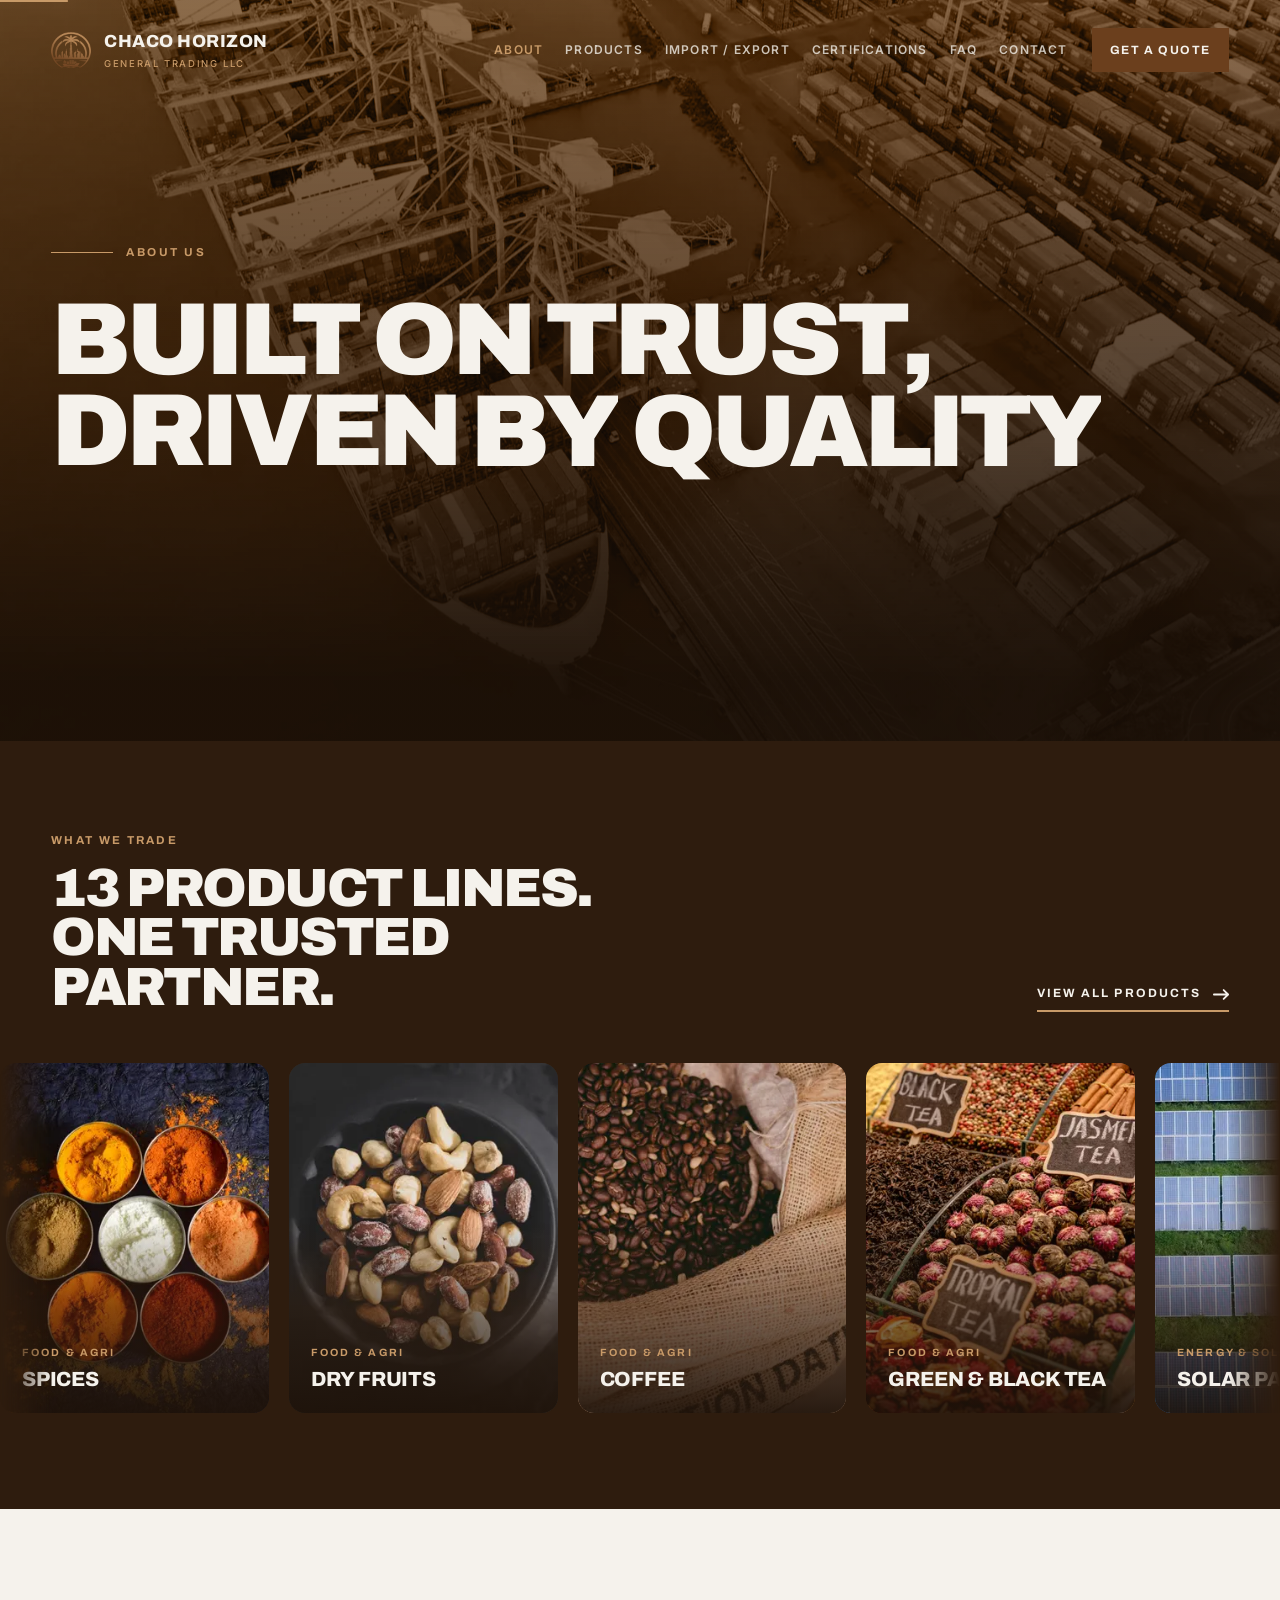
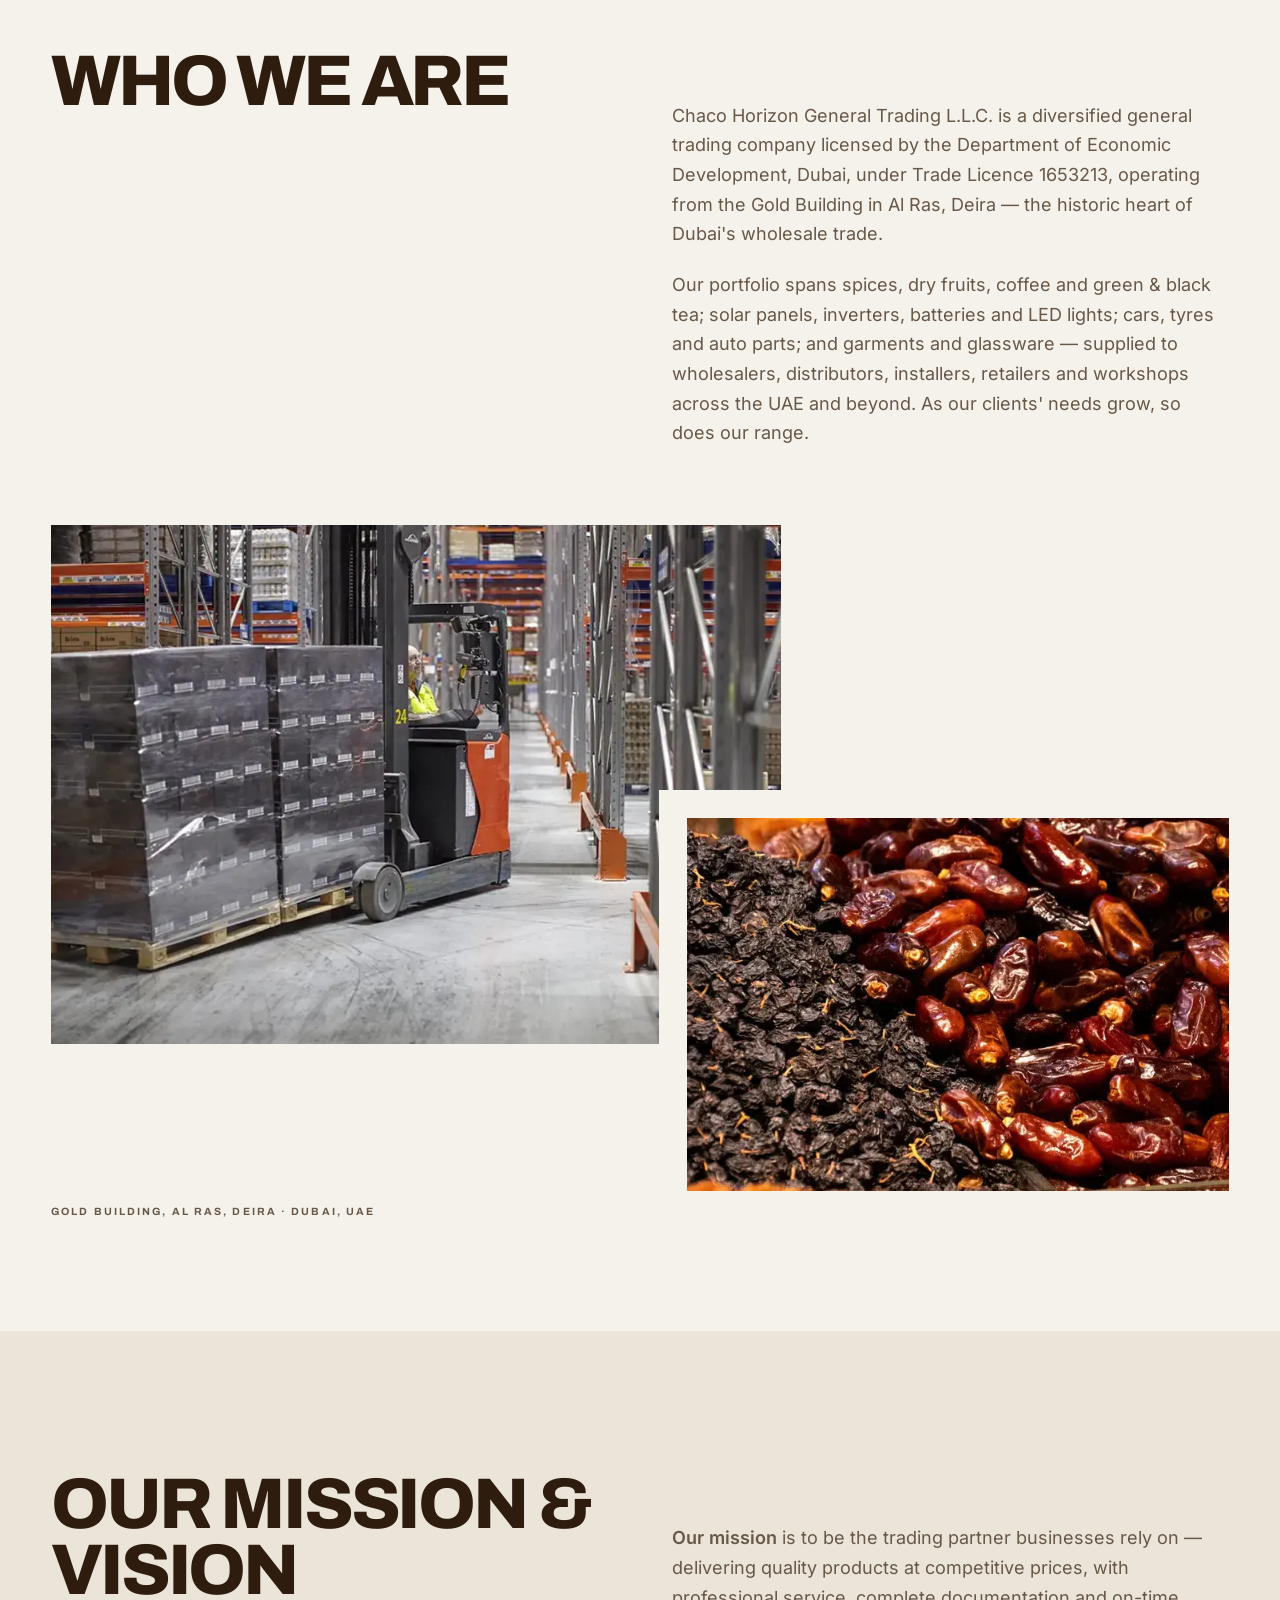
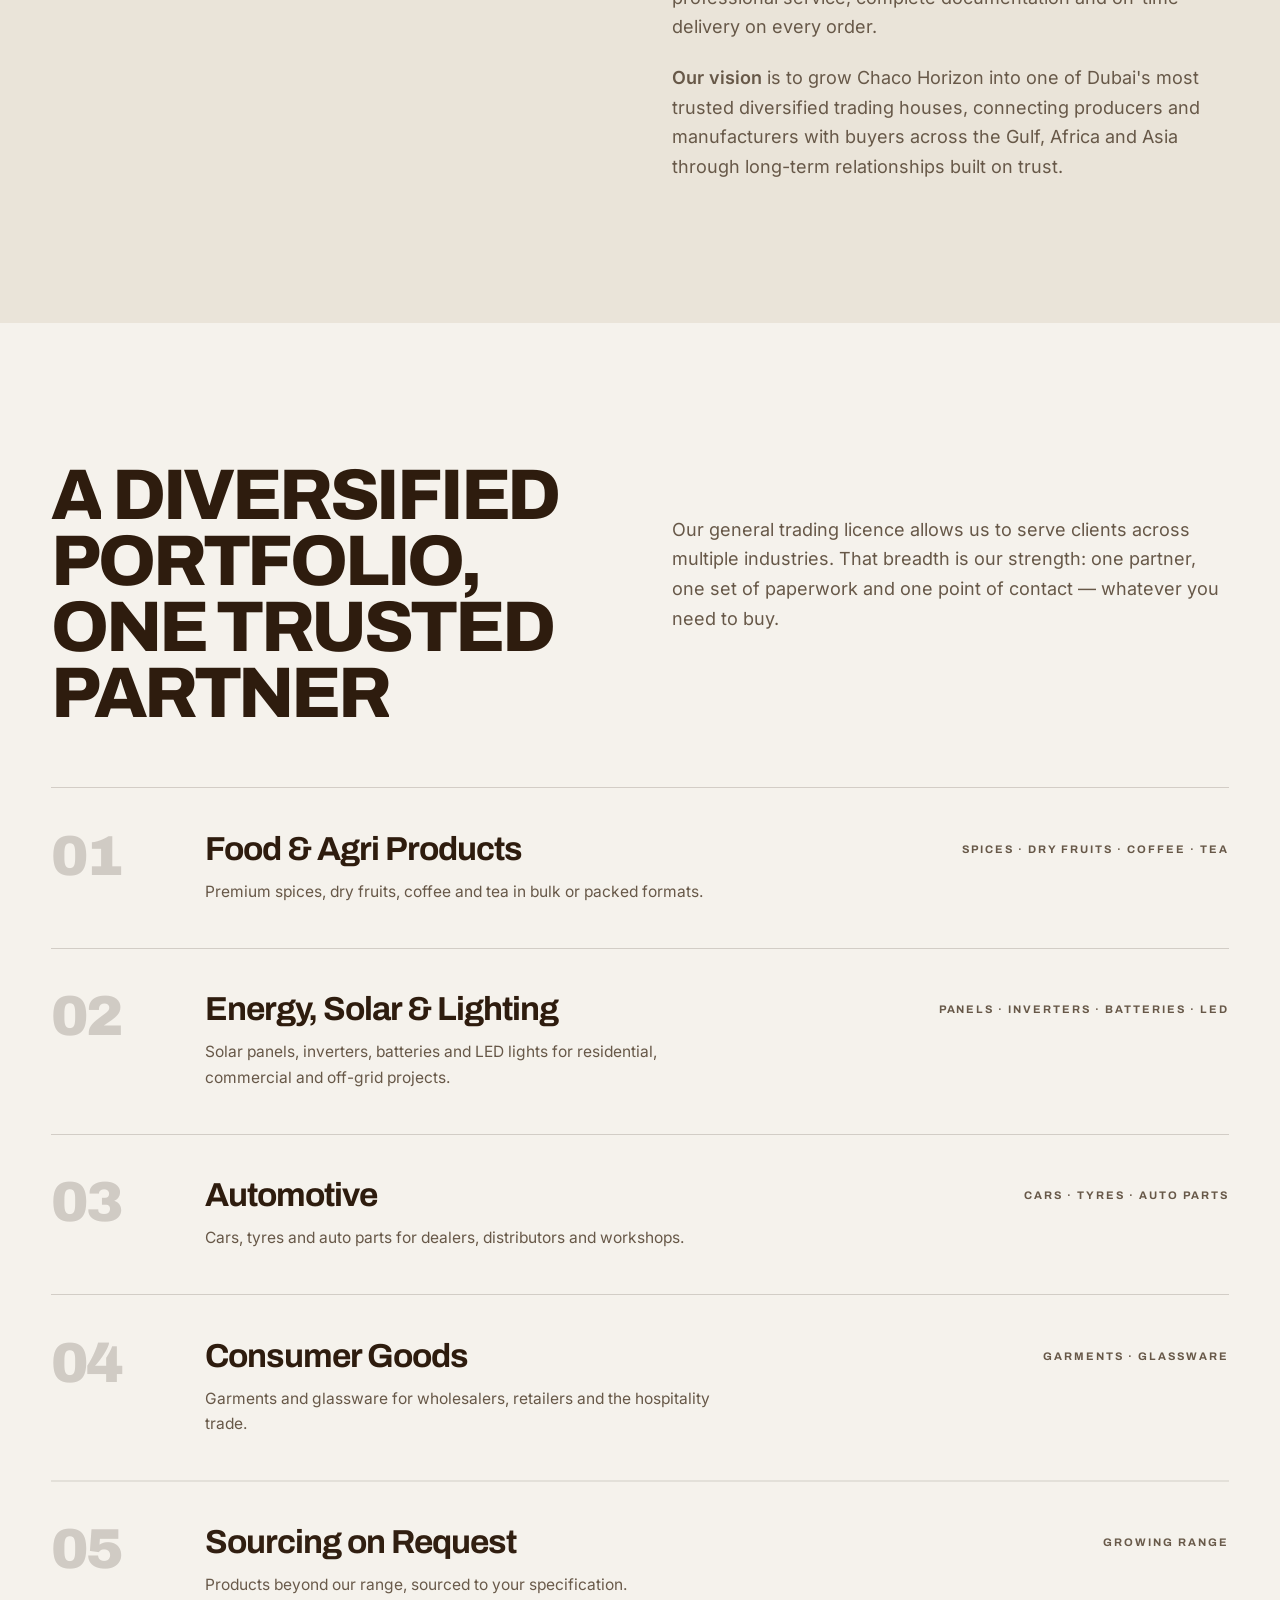
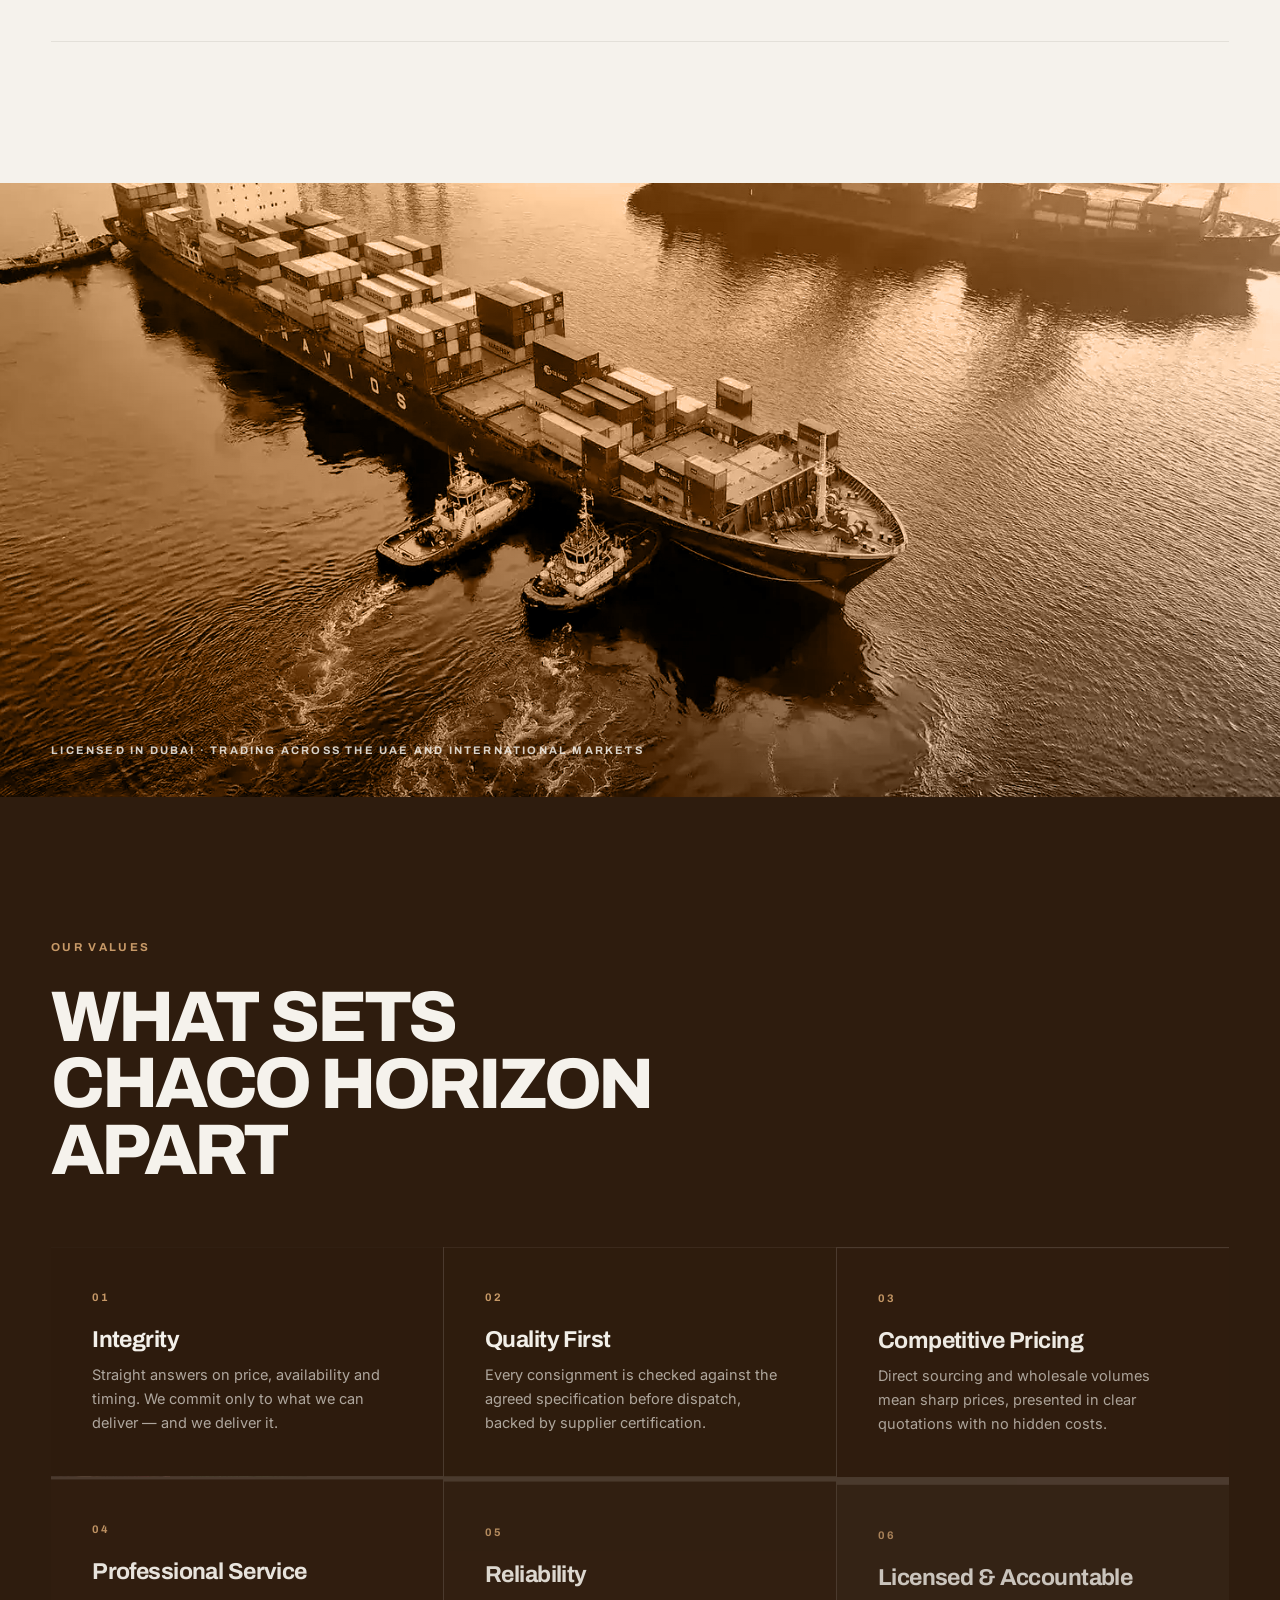
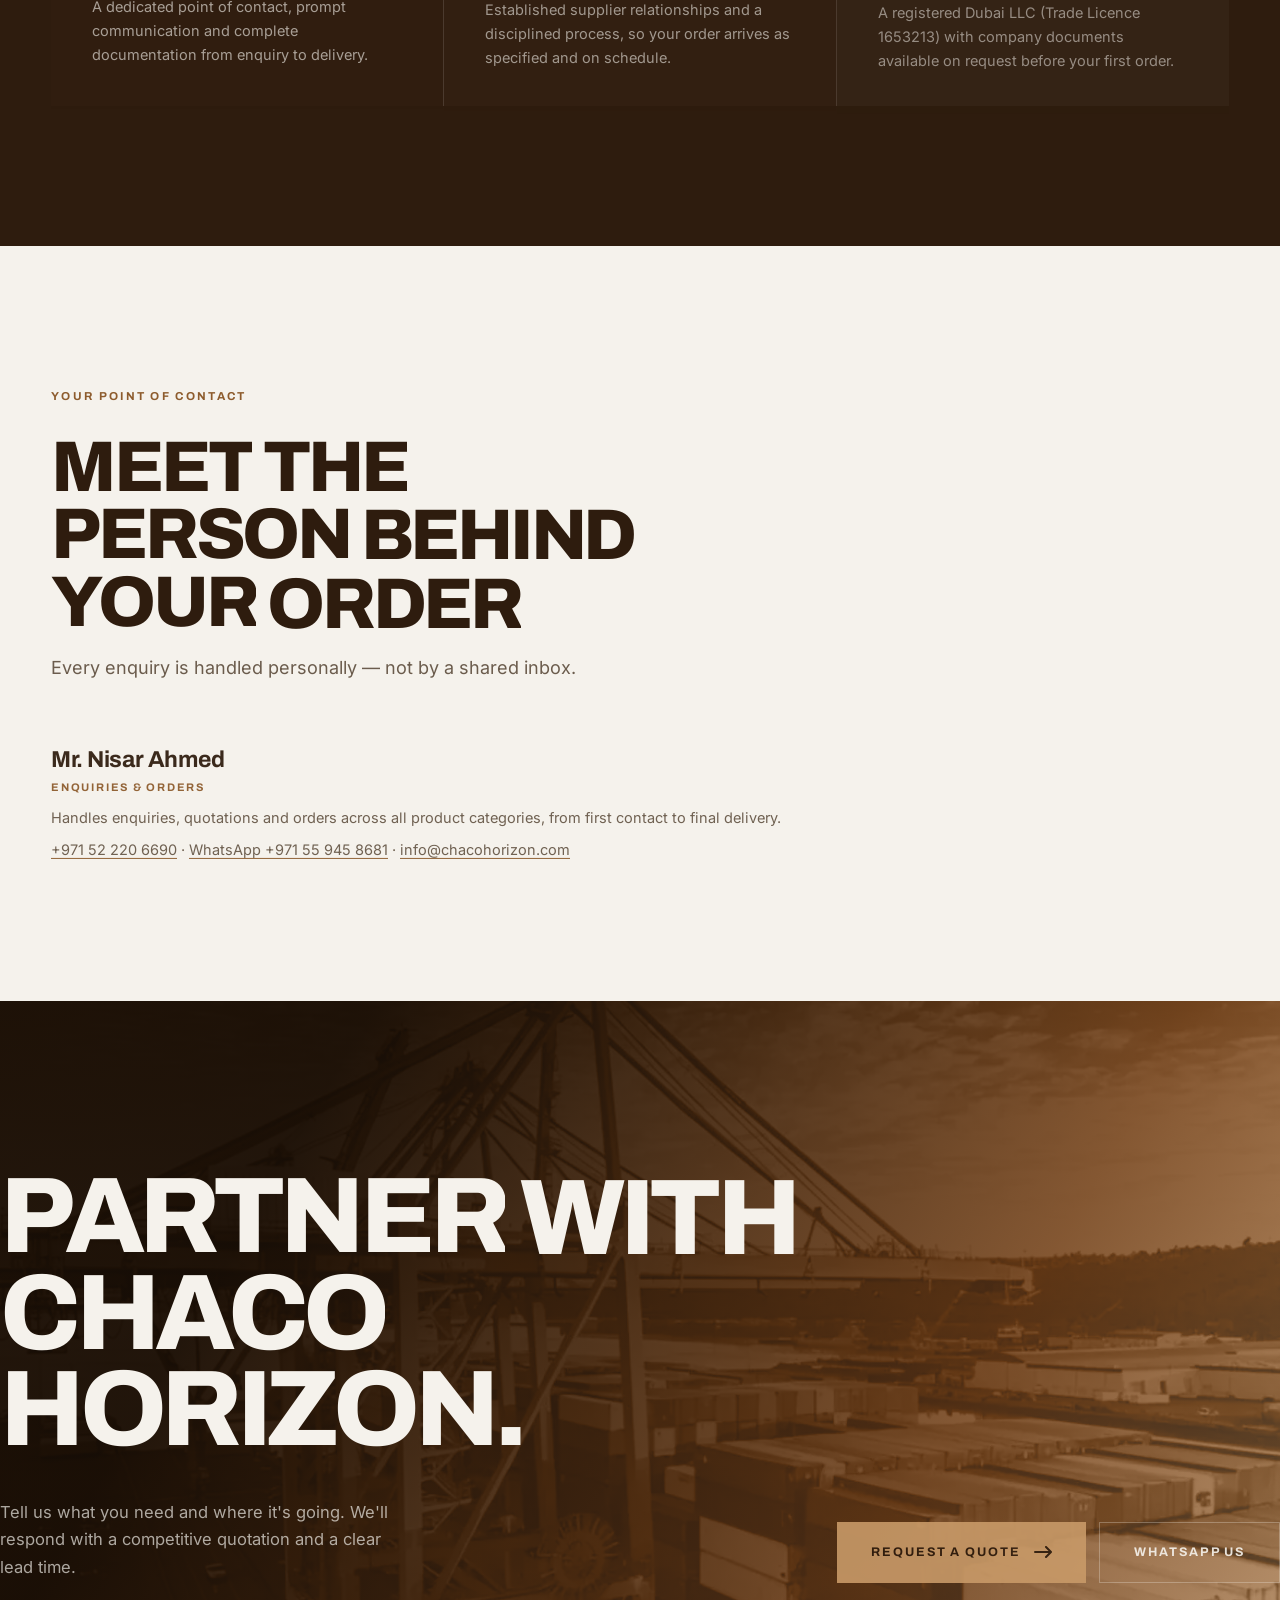
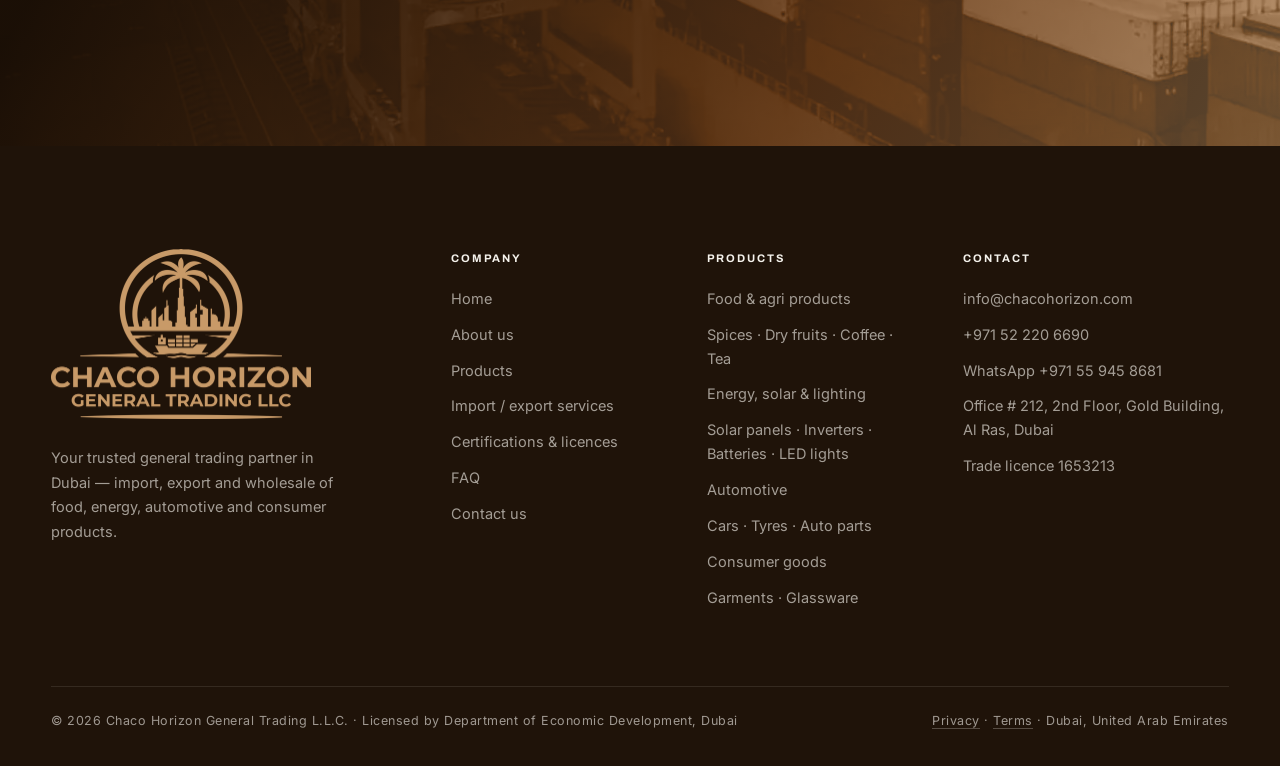
<file: public_html/about.html>
<!doctype html>
<html lang="en">
<head>
<meta charset="utf-8">
<meta name="viewport" content="width=device-width, initial-scale=1, viewport-fit=cover">
<!-- JS-dependent initial states (hidden reveals, curtain, menu links) are scoped to html.js -->
<script>document.documentElement.classList.add('js')</script>
<title>About Us | Chaco Horizon General Trading LLC, Dubai</title>
<meta name="description" content="A Dubai-licensed general trading company in Deira supplying food, energy, automotive and consumer products. Our story, mission and values.">
<link rel="canonical" href="https://www.chacohorizon.com/about.html">
<meta name="theme-color" content="#2E1C0E">
<link rel="icon" type="image/png" sizes="64x64" href="favicon.png">
<link rel="apple-touch-icon" sizes="180x180" href="apple-touch-icon.png">
<meta property="og:type" content="website">
<meta property="og:site_name" content="Chaco Horizon General Trading LLC">
<meta property="og:title" content="About Us | Chaco Horizon General Trading LLC, Dubai">
<meta property="og:description" content="A Dubai-licensed general trading company in Deira supplying food, energy, automotive and consumer products. Our story, mission and values.">
<meta property="og:url" content="https://www.chacohorizon.com/about.html">
<meta property="og:image" content="https://www.chacohorizon.com/images/hero-dubai-port-1920.jpg">
<meta property="og:image:width" content="1200">
<meta property="og:image:height" content="630">
<meta name="twitter:card" content="summary_large_image">
<script type="application/ld+json">
{
  "@context": "https://schema.org",
  "@type": "Organization",
  "name": "Chaco Horizon General Trading LLC",
  "url": "https://www.chacohorizon.com/",
  "logo": "https://www.chacohorizon.com/logo/logo-mark-210.png",
  "image": "https://www.chacohorizon.com/images/og-logo.jpg",
  "legalName": "Chaco Horizon General Trading L.L.C.",
  "description": "Trusted general trading company in Dubai, UAE. Import, export and wholesale of quality spices, dry fruits, coffee, tea, solar panels, inverters, batteries, LED lights, cars, tyres, auto parts, garments and glassware. UAE Trade Licence 1653213.",
  "email": "info@chacohorizon.com",
  "telephone": "+971522206690",
  "address": {
    "@type": "PostalAddress",
    "streetAddress": "Office # 212, 2nd Floor, Gold Building, Al Ras, Deira",
    "addressLocality": "Dubai",
    "addressCountry": "AE"
  },
  "contactPoint": [{
    "@type": "ContactPoint",
    "contactType": "sales",
    "name": "Mr. Nisar Ahmed",
    "telephone": "+971522206690",
    "email": "info@chacohorizon.com",
    "availableLanguage": ["en"]
  }, {
    "@type": "ContactPoint",
    "contactType": "sales",
    "telephone": "+971559458681",
    "availableLanguage": ["en"]
  }]
}
</script>
  <script type="module" crossorigin src="./assets/cursor-CHx5mGN1.js"></script>
  <script type="module" crossorigin src="./assets/inner-DlZzteVC.js"></script>
  <link rel="stylesheet" crossorigin href="./assets/cursor-rp7mGP0h.css">
  <link rel="stylesheet" crossorigin href="./assets/inner-ZSBf4MN5.css">
  <link rel="stylesheet" href="./assets/showcase-v1.css">
</head>
<body>

<a class="skip" href="#top">Skip to content</a>
<div id="prog" aria-hidden="true"></div>
<div id="cur" aria-hidden="true"></div>
<div id="curRing" aria-hidden="true"></div>

<div id="curtain" aria-hidden="true">
  <div class="pre">
    <img class="mark" src="logo/logo-mark-210.png" width="70" height="70" alt="" decoding="async">
    <div class="pre-word"><b>Chaco Horizon</b><span>General Trading LLC</span></div>
    <div class="pre-bar"><i id="preBar"></i></div>
  </div>
</div>
<header class="nav" id="nav">
  <div class="wrap nav-in">
    <a class="brand" href="index.html" aria-label="Chaco Horizon General Trading, home">
      <img src="logo/logo-mark-120.png" width="40" height="40" alt="" decoding="async">
      <span><b>Chaco Horizon</b><span>General Trading LLC</span></span>
    </a>
    <nav class="links" aria-label="Main">
      <a href="about.html" data-nav="about" aria-current="page">About</a>
      <a href="products.html" data-nav="products">Products</a>
      <a href="import-export.html" data-nav="import-export">Import / Export</a>
      <a href="certifications.html" data-nav="certifications">Certifications</a>
      <a href="faq.html" data-nav="faq">FAQ</a>
      <a href="contact.html" data-nav="contact">Contact</a>
    </nav>
    <button class="navq" data-quote><span class="navq-long">Get a quote</span><span class="navq-short">Quote</span></button>
    <button class="burger" id="burger" aria-label="Open menu" aria-expanded="false" aria-controls="menu">
      <span></span><span></span><span></span>
    </button>
  </div>
</header>
<!-- ===== mobile menu ===== -->
<div id="menu" role="dialog" aria-modal="true" aria-label="Menu" aria-hidden="true" inert>
  <nav aria-label="Mobile">
    <a href="index.html" data-nav="index"><span>Home</span></a>
    <a href="about.html" data-nav="about" aria-current="page"><span>About</span></a>
    <a href="products.html" data-nav="products"><span>Products</span></a>
    <a href="import-export.html" data-nav="import-export"><span>Import / Export</span></a>
    <a href="certifications.html" data-nav="certifications"><span>Certifications</span></a>
    <a href="faq.html" data-nav="faq"><span>FAQ</span></a>
    <a href="contact.html" data-nav="contact"><span>Contact</span></a>
  </nav>
  <div class="mcta btns">
    <button class="btn" data-quote>Get a quote</button>
    <a class="btn btn-line" href="https://wa.me/971559458681" target="_blank" rel="noopener">WhatsApp</a>
  </div>
  <div class="mfoot">
    <a href="mailto:info@chacohorizon.com">info@chacohorizon.com</a>
    <a href="tel:+971522206690">+971 52 220 6690</a>
  </div>
</div>

<!-- fixed bottom bar on phones: the two things a buyer actually does -->
<div class="mbar" aria-label="Quick contact">
  <a class="mbar-wa" href="https://wa.me/971559458681" target="_blank" rel="noopener">WhatsApp</a>
  <button class="mbar-q" data-quote>Get a quote</button>
</div>
<!-- ===== quote overlay ===== -->
<div id="quote" role="dialog" aria-modal="true" aria-label="Request a quote" aria-hidden="true" inert data-wa="971559458681">
  <div class="q-bar">
    <b>Request a quote</b>
    <button class="q-close" id="qClose">Close
      <svg width="15" height="15" viewBox="0 0 16 16" fill="none" aria-hidden="true"><path d="M2 2l12 12M14 2L2 14" stroke="currentColor" stroke-width="2" stroke-linecap="round"/></svg>
    </button>
  </div>
  <div class="q-prog"><i id="qProg"></i></div>

  <div class="q-body">
    <form class="q-inner" id="qForm" novalidate>
      <div class="q-step on" data-step data-require="cat">
        <p class="q-ix">Step 01</p>
        <h3>What Are You Looking to Source?</h3>
        <p class="q-hint">Pick the closest category. You can add detail at the end.</p>
        <div class="q-opts">
          <div class="q-opt"><input type="radio" id="c1" name="cat" value="Food &amp; agri - spices, dry fruits, coffee, tea"><label for="c1">Food &amp; agri — spices, dry fruits, coffee, tea</label></div>
          <div class="q-opt"><input type="radio" id="c2" name="cat" value="Energy &amp; lighting - solar panels, inverters, batteries, LED lights"><label for="c2">Energy &amp; lighting — solar panels, inverters, batteries, LED lights</label></div>
          <div class="q-opt"><input type="radio" id="c3" name="cat" value="Automotive - cars, tyres, auto parts"><label for="c3">Automotive — cars, tyres, auto parts</label></div>
          <div class="q-opt"><input type="radio" id="c4" name="cat" value="Consumer goods - garments, glassware"><label for="c4">Consumer goods — garments, glassware</label></div>
          <div class="q-opt"><input type="radio" id="c5" name="cat" value="Something else"><label for="c5">Something else</label></div>
        </div>
        <p class="q-err" role="alert"></p>
      </div>

      <div class="q-step" data-step data-require="vol">
        <p class="q-ix">Step 02</p>
        <h3>Roughly How Much?</h3>
        <p class="q-hint">An estimate is fine — containers, tonnes, kilowatts or a unit count. It tells us which suppliers to approach.</p>
        <div class="q-opts">
          <div class="q-opt"><input type="radio" id="v1" name="vol" value="Under 1 container"><label for="v1">Under 1 container</label></div>
          <div class="q-opt"><input type="radio" id="v2" name="vol" value="1-5 containers"><label for="v2">1–5 containers</label></div>
          <div class="q-opt"><input type="radio" id="v3" name="vol" value="5-20 containers"><label for="v3">5–20 containers</label></div>
          <div class="q-opt"><input type="radio" id="v4" name="vol" value="20+ / ongoing supply"><label for="v4">20+ / ongoing supply</label></div>
          <div class="q-opt"><input type="radio" id="v5" name="vol" value="In units or kW - see notes"><label for="v5">In units or kW — I'll say in the notes</label></div>
        </div>
        <p class="q-err" role="alert"></p>
      </div>

      <div class="q-step" data-step data-require="port,inco">
        <p class="q-ix">Step 03</p>
        <h3>Where Is It Going?</h3>
        <p class="q-hint">Destination port or city, and the terms you normally buy on.</p>
        <div class="q-fields">
          <div class="q-f full"><label for="port">Destination port or city</label><input id="port" name="port" type="text" autocomplete="off"></div>
        </div>
        <p class="q-lab" id="inco-lab">Incoterm</p>
        <div class="q-opts q-opts-5" role="radiogroup" aria-labelledby="inco-lab">
          <div class="q-opt"><input type="radio" id="i1" name="inco" value="FOB"><label for="i1">FOB</label></div>
          <div class="q-opt"><input type="radio" id="i2" name="inco" value="CIF"><label for="i2">CIF</label></div>
          <div class="q-opt"><input type="radio" id="i3" name="inco" value="DDP"><label for="i3">DDP</label></div>
          <div class="q-opt"><input type="radio" id="i4" name="inco" value="Delivered UAE"><label for="i4">Delivered in the UAE</label></div>
          <div class="q-opt"><input type="radio" id="i5" name="inco" value="Not sure"><label for="i5">Not sure — advise me</label></div>
        </div>
        <p class="q-err" role="alert"></p>
      </div>

      <div class="q-step" data-step data-require="tim">
        <p class="q-ix">Step 04</p>
        <h3>When Do You Need It?</h3>
        <div class="q-opts">
          <div class="q-opt"><input type="radio" id="t1" name="tim" value="As soon as possible"><label for="t1">As soon as possible</label></div>
          <div class="q-opt"><input type="radio" id="t2" name="tim" value="Within 1-2 months"><label for="t2">Within 1–2 months</label></div>
          <div class="q-opt"><input type="radio" id="t3" name="tim" value="3-6 months out"><label for="t3">3–6 months out</label></div>
          <div class="q-opt"><input type="radio" id="t4" name="tim" value="Planning / budgeting"><label for="t4">Planning / budgeting</label></div>
        </div>
        <p class="q-err" role="alert"></p>
      </div>

      <div class="q-step" data-step data-require="nm,em">
        <p class="q-ix">Step 05</p>
        <h3>Where Should We Send the Quote?</h3>
        <div class="q-fields">
          <div class="q-f"><label for="nm">Your name</label><input id="nm" name="name" type="text" autocomplete="name"></div>
          <div class="q-f"><label for="co">Company</label><input id="co" name="company" type="text" autocomplete="organization"></div>
          <div class="q-f"><label for="em">Email</label><input id="em" name="email" type="email" autocomplete="email"></div>
          <div class="q-f"><label for="ph">Phone or WhatsApp</label><input id="ph" name="phone" type="tel" autocomplete="tel"></div>
          <div class="q-f full"><label for="sp">Specification or notes</label><textarea id="sp" name="notes" rows="3"></textarea></div>
        </div>
        <p class="q-hint" style="margin-top:20px">Have a specification, datasheet or product list? Email it to <a href="mailto:info@chacohorizon.com" style="text-decoration:underline">info@chacohorizon.com</a> quoting your name and we will attach it to this enquiry.</p>
        <p class="q-consent">By sending this you agree to our <a href="privacy.html">privacy notice</a>. We use your details only to answer this enquiry.</p>
        <!-- honeypot: hidden from people, filled by bots -->
        <div class="hp" aria-hidden="true"><label for="q-website">Website</label><input id="q-website" name="website" type="text" tabindex="-1" autocomplete="off"></div>
        <p class="q-err" role="alert"></p>
      </div>

      <div class="q-done">
        <h3 style="max-width:20ch">Thank You — We've Received Your Request.</h3>
        <p class="q-hint" style="max-width:46ch">Our team will review your requirement and respond with a competitive quotation and lead time. For urgent enquiries, WhatsApp is the fastest way to reach us. Specifications or product lists can be sent to <a href="mailto:info@chacohorizon.com" style="text-decoration:underline">info@chacohorizon.com</a>.</p>
        <div class="btns"><a class="btn btn-line" id="qWa" href="https://wa.me/971559458681" target="_blank" rel="noopener">Send the same on WhatsApp</a></div>
      </div>
    </form>
  </div>

  <div class="q-nav">
    <button class="btn btn-line q-back" id="qBack" type="button" disabled>Back</button>
    <span class="q-count" id="qCount">01 / 05</span>
    <button class="btn q-next" id="qNext" type="button">Continue
      <svg width="18" height="12" viewBox="0 0 18 12" fill="none" aria-hidden="true"><path d="M1 6h15M12 1l5 5-5 5" stroke="currentColor" stroke-width="2" stroke-linecap="round" stroke-linejoin="round"/></svg>
    </button>
  </div>
</div>

<main id="top">

<section class="mast">
  <div class="shot">
  <picture>
    <source type="image/webp" srcset="images/hero-dubai-port-800.webp 800w, images/hero-dubai-port-1200.webp 1200w, images/hero-dubai-port-1920.webp 1920w" sizes="100vw">
    <img src="images/hero-dubai-port-1920.jpg" srcset="images/hero-dubai-port-800.jpg 800w, images/hero-dubai-port-1200.jpg 1200w, images/hero-dubai-port-1920.jpg 1920w" sizes="100vw" alt="" fetchpriority="high" decoding="async" width="1920" height="1080">
  </picture>
  <div class="slot" aria-hidden="true"></div>
</div>
  <div class="mast-veil" aria-hidden="true"></div>
  <div class="wrap">
    <div class="crumb"><i></i>About Us</div>
    <h1>Built on Trust, Driven by Quality</h1>
    <p class="mast-lede">Chaco Horizon General Trading L.L.C. is a Dubai-based general trading company supplying quality food, energy, automotive and consumer products to businesses across the UAE and international markets — with integrity, professionalism and competitive pricing at the core of everything we do.</p>
  </div>
</section>

<section class="pshow" aria-labelledby="pshowH">
  <div class="wrap pshow-head">
    <div>
      <p class="kick">What we trade</p>
      <h2 class="pshow-h" id="pshowH">13 Product Lines. One Trusted Partner.</h2>
    </div>
    <a class="pshow-all" href="products.html">View all products
      <svg width="16" height="11" viewBox="0 0 18 12" fill="none" aria-hidden="true"><path d="M1 6h15M12 1l5 5-5 5" stroke="currentColor" stroke-width="2" stroke-linecap="round" stroke-linejoin="round"/></svg>
    </a>
  </div>
  <div class="pshow-view">
    <div class="pshow-track">
      <ul class="pshow-set">
        <li><a class="pc" href="products.html#spices"><picture><source type="image/webp" srcset="images/show-spices-320.webp 320w, images/show-spices-560.webp 560w" sizes="(max-width:700px) 62vw, 290px"><img src="images/show-spices-560.jpg" srcset="images/show-spices-320.jpg 320w, images/show-spices-560.jpg 560w" sizes="(max-width:700px) 62vw, 290px" alt="Spices" width="560" height="728" loading="lazy" decoding="async"></picture><span class="pc-txt"><span class="pc-cat">Food &amp; agri</span><span class="pc-name">Spices</span></span></a></li>
        <li><a class="pc" href="products.html#dry-fruits"><picture><source type="image/webp" srcset="images/show-dryfruits-320.webp 320w, images/show-dryfruits-560.webp 560w" sizes="(max-width:700px) 62vw, 290px"><img src="images/show-dryfruits-560.jpg" srcset="images/show-dryfruits-320.jpg 320w, images/show-dryfruits-560.jpg 560w" sizes="(max-width:700px) 62vw, 290px" alt="Dry fruits" width="560" height="728" loading="lazy" decoding="async"></picture><span class="pc-txt"><span class="pc-cat">Food &amp; agri</span><span class="pc-name">Dry fruits</span></span></a></li>
        <li><a class="pc" href="products.html#coffee"><picture><source type="image/webp" srcset="images/show-coffee-320.webp 320w, images/show-coffee-560.webp 560w" sizes="(max-width:700px) 62vw, 290px"><img src="images/show-coffee-560.jpg" srcset="images/show-coffee-320.jpg 320w, images/show-coffee-560.jpg 560w" sizes="(max-width:700px) 62vw, 290px" alt="Coffee" width="560" height="728" loading="lazy" decoding="async"></picture><span class="pc-txt"><span class="pc-cat">Food &amp; agri</span><span class="pc-name">Coffee</span></span></a></li>
        <li><a class="pc" href="products.html#tea"><picture><source type="image/webp" srcset="images/show-tea-320.webp 320w, images/show-tea-560.webp 560w" sizes="(max-width:700px) 62vw, 290px"><img src="images/show-tea-560.jpg" srcset="images/show-tea-320.jpg 320w, images/show-tea-560.jpg 560w" sizes="(max-width:700px) 62vw, 290px" alt="Green and black tea" width="560" height="728" loading="lazy" decoding="async"></picture><span class="pc-txt"><span class="pc-cat">Food &amp; agri</span><span class="pc-name">Green &amp; black tea</span></span></a></li>
        <li><a class="pc" href="products.html#solar-panels"><picture><source type="image/webp" srcset="images/show-solar-320.webp 320w, images/show-solar-560.webp 560w" sizes="(max-width:700px) 62vw, 290px"><img src="images/show-solar-560.jpg" srcset="images/show-solar-320.jpg 320w, images/show-solar-560.jpg 560w" sizes="(max-width:700px) 62vw, 290px" alt="Solar panels" width="560" height="728" loading="lazy" decoding="async"></picture><span class="pc-txt"><span class="pc-cat">Energy &amp; solar</span><span class="pc-name">Solar panels</span></span></a></li>
        <li><a class="pc" href="products.html#inverters"><picture><source type="image/webp" srcset="images/show-inverters-320.webp 320w, images/show-inverters-560.webp 560w" sizes="(max-width:700px) 62vw, 290px"><img src="images/show-inverters-560.jpg" srcset="images/show-inverters-320.jpg 320w, images/show-inverters-560.jpg 560w" sizes="(max-width:700px) 62vw, 290px" alt="Inverters" width="560" height="728" loading="lazy" decoding="async"></picture><span class="pc-txt"><span class="pc-cat">Energy &amp; solar</span><span class="pc-name">Inverters</span></span></a></li>
        <li><a class="pc" href="products.html#batteries"><picture><source type="image/webp" srcset="images/show-batteries-320.webp 320w, images/show-batteries-560.webp 560w" sizes="(max-width:700px) 62vw, 290px"><img src="images/show-batteries-560.jpg" srcset="images/show-batteries-320.jpg 320w, images/show-batteries-560.jpg 560w" sizes="(max-width:700px) 62vw, 290px" alt="Batteries" width="560" height="728" loading="lazy" decoding="async"></picture><span class="pc-txt"><span class="pc-cat">Energy &amp; solar</span><span class="pc-name">Batteries</span></span></a></li>
        <li><a class="pc" href="products.html#led-lights"><picture><source type="image/webp" srcset="images/show-led-320.webp 320w, images/show-led-560.webp 560w" sizes="(max-width:700px) 62vw, 290px"><img src="images/show-led-560.jpg" srcset="images/show-led-320.jpg 320w, images/show-led-560.jpg 560w" sizes="(max-width:700px) 62vw, 290px" alt="LED lights" width="560" height="728" loading="lazy" decoding="async"></picture><span class="pc-txt"><span class="pc-cat">Energy &amp; lighting</span><span class="pc-name">LED lights</span></span></a></li>
        <li><a class="pc" href="products.html#cars"><picture><source type="image/webp" srcset="images/show-cars-320.webp 320w, images/show-cars-560.webp 560w" sizes="(max-width:700px) 62vw, 290px"><img src="images/show-cars-560.jpg" srcset="images/show-cars-320.jpg 320w, images/show-cars-560.jpg 560w" sizes="(max-width:700px) 62vw, 290px" alt="Cars" width="560" height="728" loading="lazy" decoding="async"></picture><span class="pc-txt"><span class="pc-cat">Automotive</span><span class="pc-name">Cars</span></span></a></li>
        <li><a class="pc" href="products.html#tyres"><picture><source type="image/webp" srcset="images/show-tyres-320.webp 320w, images/show-tyres-560.webp 560w" sizes="(max-width:700px) 62vw, 290px"><img src="images/show-tyres-560.jpg" srcset="images/show-tyres-320.jpg 320w, images/show-tyres-560.jpg 560w" sizes="(max-width:700px) 62vw, 290px" alt="Tyres" width="560" height="728" loading="lazy" decoding="async"></picture><span class="pc-txt"><span class="pc-cat">Automotive</span><span class="pc-name">Tyres</span></span></a></li>
        <li><a class="pc" href="products.html#auto-parts"><picture><source type="image/webp" srcset="images/show-autoparts-320.webp 320w, images/show-autoparts-560.webp 560w" sizes="(max-width:700px) 62vw, 290px"><img src="images/show-autoparts-560.jpg" srcset="images/show-autoparts-320.jpg 320w, images/show-autoparts-560.jpg 560w" sizes="(max-width:700px) 62vw, 290px" alt="Auto parts" width="560" height="728" loading="lazy" decoding="async"></picture><span class="pc-txt"><span class="pc-cat">Automotive</span><span class="pc-name">Auto parts</span></span></a></li>
        <li><a class="pc" href="products.html#garments"><picture><source type="image/webp" srcset="images/show-garments-320.webp 320w, images/show-garments-560.webp 560w" sizes="(max-width:700px) 62vw, 290px"><img src="images/show-garments-560.jpg" srcset="images/show-garments-320.jpg 320w, images/show-garments-560.jpg 560w" sizes="(max-width:700px) 62vw, 290px" alt="Garments" width="560" height="728" loading="lazy" decoding="async"></picture><span class="pc-txt"><span class="pc-cat">Consumer goods</span><span class="pc-name">Garments</span></span></a></li>
        <li><a class="pc" href="products.html#glassware"><picture><source type="image/webp" srcset="images/show-glassware-320.webp 320w, images/show-glassware-560.webp 560w" sizes="(max-width:700px) 62vw, 290px"><img src="images/show-glassware-560.jpg" srcset="images/show-glassware-320.jpg 320w, images/show-glassware-560.jpg 560w" sizes="(max-width:700px) 62vw, 290px" alt="Glassware" width="560" height="728" loading="lazy" decoding="async"></picture><span class="pc-txt"><span class="pc-cat">Consumer goods</span><span class="pc-name">Glassware</span></span></a></li>
      </ul>
      <ul class="pshow-set" aria-hidden="true">
        <li><a class="pc" href="products.html#spices" tabindex="-1"><picture><source type="image/webp" srcset="images/show-spices-320.webp 320w, images/show-spices-560.webp 560w" sizes="(max-width:700px) 62vw, 290px"><img src="images/show-spices-560.jpg" srcset="images/show-spices-320.jpg 320w, images/show-spices-560.jpg 560w" sizes="(max-width:700px) 62vw, 290px" alt="" width="560" height="728" loading="lazy" decoding="async"></picture><span class="pc-txt"><span class="pc-cat">Food &amp; agri</span><span class="pc-name">Spices</span></span></a></li>
        <li><a class="pc" href="products.html#dry-fruits" tabindex="-1"><picture><source type="image/webp" srcset="images/show-dryfruits-320.webp 320w, images/show-dryfruits-560.webp 560w" sizes="(max-width:700px) 62vw, 290px"><img src="images/show-dryfruits-560.jpg" srcset="images/show-dryfruits-320.jpg 320w, images/show-dryfruits-560.jpg 560w" sizes="(max-width:700px) 62vw, 290px" alt="" width="560" height="728" loading="lazy" decoding="async"></picture><span class="pc-txt"><span class="pc-cat">Food &amp; agri</span><span class="pc-name">Dry fruits</span></span></a></li>
        <li><a class="pc" href="products.html#coffee" tabindex="-1"><picture><source type="image/webp" srcset="images/show-coffee-320.webp 320w, images/show-coffee-560.webp 560w" sizes="(max-width:700px) 62vw, 290px"><img src="images/show-coffee-560.jpg" srcset="images/show-coffee-320.jpg 320w, images/show-coffee-560.jpg 560w" sizes="(max-width:700px) 62vw, 290px" alt="" width="560" height="728" loading="lazy" decoding="async"></picture><span class="pc-txt"><span class="pc-cat">Food &amp; agri</span><span class="pc-name">Coffee</span></span></a></li>
        <li><a class="pc" href="products.html#tea" tabindex="-1"><picture><source type="image/webp" srcset="images/show-tea-320.webp 320w, images/show-tea-560.webp 560w" sizes="(max-width:700px) 62vw, 290px"><img src="images/show-tea-560.jpg" srcset="images/show-tea-320.jpg 320w, images/show-tea-560.jpg 560w" sizes="(max-width:700px) 62vw, 290px" alt="" width="560" height="728" loading="lazy" decoding="async"></picture><span class="pc-txt"><span class="pc-cat">Food &amp; agri</span><span class="pc-name">Green &amp; black tea</span></span></a></li>
        <li><a class="pc" href="products.html#solar-panels" tabindex="-1"><picture><source type="image/webp" srcset="images/show-solar-320.webp 320w, images/show-solar-560.webp 560w" sizes="(max-width:700px) 62vw, 290px"><img src="images/show-solar-560.jpg" srcset="images/show-solar-320.jpg 320w, images/show-solar-560.jpg 560w" sizes="(max-width:700px) 62vw, 290px" alt="" width="560" height="728" loading="lazy" decoding="async"></picture><span class="pc-txt"><span class="pc-cat">Energy &amp; solar</span><span class="pc-name">Solar panels</span></span></a></li>
        <li><a class="pc" href="products.html#inverters" tabindex="-1"><picture><source type="image/webp" srcset="images/show-inverters-320.webp 320w, images/show-inverters-560.webp 560w" sizes="(max-width:700px) 62vw, 290px"><img src="images/show-inverters-560.jpg" srcset="images/show-inverters-320.jpg 320w, images/show-inverters-560.jpg 560w" sizes="(max-width:700px) 62vw, 290px" alt="" width="560" height="728" loading="lazy" decoding="async"></picture><span class="pc-txt"><span class="pc-cat">Energy &amp; solar</span><span class="pc-name">Inverters</span></span></a></li>
        <li><a class="pc" href="products.html#batteries" tabindex="-1"><picture><source type="image/webp" srcset="images/show-batteries-320.webp 320w, images/show-batteries-560.webp 560w" sizes="(max-width:700px) 62vw, 290px"><img src="images/show-batteries-560.jpg" srcset="images/show-batteries-320.jpg 320w, images/show-batteries-560.jpg 560w" sizes="(max-width:700px) 62vw, 290px" alt="" width="560" height="728" loading="lazy" decoding="async"></picture><span class="pc-txt"><span class="pc-cat">Energy &amp; solar</span><span class="pc-name">Batteries</span></span></a></li>
        <li><a class="pc" href="products.html#led-lights" tabindex="-1"><picture><source type="image/webp" srcset="images/show-led-320.webp 320w, images/show-led-560.webp 560w" sizes="(max-width:700px) 62vw, 290px"><img src="images/show-led-560.jpg" srcset="images/show-led-320.jpg 320w, images/show-led-560.jpg 560w" sizes="(max-width:700px) 62vw, 290px" alt="" width="560" height="728" loading="lazy" decoding="async"></picture><span class="pc-txt"><span class="pc-cat">Energy &amp; lighting</span><span class="pc-name">LED lights</span></span></a></li>
        <li><a class="pc" href="products.html#cars" tabindex="-1"><picture><source type="image/webp" srcset="images/show-cars-320.webp 320w, images/show-cars-560.webp 560w" sizes="(max-width:700px) 62vw, 290px"><img src="images/show-cars-560.jpg" srcset="images/show-cars-320.jpg 320w, images/show-cars-560.jpg 560w" sizes="(max-width:700px) 62vw, 290px" alt="" width="560" height="728" loading="lazy" decoding="async"></picture><span class="pc-txt"><span class="pc-cat">Automotive</span><span class="pc-name">Cars</span></span></a></li>
        <li><a class="pc" href="products.html#tyres" tabindex="-1"><picture><source type="image/webp" srcset="images/show-tyres-320.webp 320w, images/show-tyres-560.webp 560w" sizes="(max-width:700px) 62vw, 290px"><img src="images/show-tyres-560.jpg" srcset="images/show-tyres-320.jpg 320w, images/show-tyres-560.jpg 560w" sizes="(max-width:700px) 62vw, 290px" alt="" width="560" height="728" loading="lazy" decoding="async"></picture><span class="pc-txt"><span class="pc-cat">Automotive</span><span class="pc-name">Tyres</span></span></a></li>
        <li><a class="pc" href="products.html#auto-parts" tabindex="-1"><picture><source type="image/webp" srcset="images/show-autoparts-320.webp 320w, images/show-autoparts-560.webp 560w" sizes="(max-width:700px) 62vw, 290px"><img src="images/show-autoparts-560.jpg" srcset="images/show-autoparts-320.jpg 320w, images/show-autoparts-560.jpg 560w" sizes="(max-width:700px) 62vw, 290px" alt="" width="560" height="728" loading="lazy" decoding="async"></picture><span class="pc-txt"><span class="pc-cat">Automotive</span><span class="pc-name">Auto parts</span></span></a></li>
        <li><a class="pc" href="products.html#garments" tabindex="-1"><picture><source type="image/webp" srcset="images/show-garments-320.webp 320w, images/show-garments-560.webp 560w" sizes="(max-width:700px) 62vw, 290px"><img src="images/show-garments-560.jpg" srcset="images/show-garments-320.jpg 320w, images/show-garments-560.jpg 560w" sizes="(max-width:700px) 62vw, 290px" alt="" width="560" height="728" loading="lazy" decoding="async"></picture><span class="pc-txt"><span class="pc-cat">Consumer goods</span><span class="pc-name">Garments</span></span></a></li>
        <li><a class="pc" href="products.html#glassware" tabindex="-1"><picture><source type="image/webp" srcset="images/show-glassware-320.webp 320w, images/show-glassware-560.webp 560w" sizes="(max-width:700px) 62vw, 290px"><img src="images/show-glassware-560.jpg" srcset="images/show-glassware-320.jpg 320w, images/show-glassware-560.jpg 560w" sizes="(max-width:700px) 62vw, 290px" alt="" width="560" height="728" loading="lazy" decoding="async"></picture><span class="pc-txt"><span class="pc-cat">Consumer goods</span><span class="pc-name">Glassware</span></span></a></li>
      </ul>
    </div>
  </div>
</section>

<section class="sec light">
  <div class="wrap">
    <div class="two">
      <h2 data-wr>Who We Are</h2>
      <div class="two-off">
        <p class="lede rv">Chaco Horizon General Trading L.L.C. is a diversified general trading company licensed by the Department of Economic Development, Dubai, under Trade Licence 1653213, operating from the Gold Building in Al Ras, Deira — the historic heart of Dubai's wholesale trade.</p>
        <p class="lede rv">Our portfolio spans spices, dry fruits, coffee and green &amp; black tea; solar panels, inverters, batteries and LED lights; cars, tyres and auto parts; and garments and glassware — supplied to wholesalers, distributors, installers, retailers and workshops across the UAE and beyond. As our clients' needs grow, so does our range.</p>
      </div>
    </div>

    <div class="pair">
      <div class="shot a rv" data-ken>
        <picture>
          <source type="image/webp" srcset="images/about-warehouse-800.webp 800w, images/about-warehouse-1400.webp 1400w" sizes="(max-width:1000px) 78vw, 66vw">
          <img src="images/about-warehouse-1400.jpg" srcset="images/about-warehouse-800.jpg 800w, images/about-warehouse-1400.jpg 1400w" sizes="(max-width:1000px) 78vw, 66vw" alt="Pallets of goods staged in a warehouse" loading="lazy" decoding="async" width="1400" height="1800">
        </picture>
        <div class="slot" aria-hidden="true"></div>
      </div>
      <div class="shot b rv" data-ken>
        <picture>
          <source type="image/webp" srcset="images/about-inspection-800.webp 800w, images/about-inspection-1400.webp 1400w" sizes="(max-width:1000px) 56vw, 49vw">
          <img src="images/about-inspection-1400.jpg" srcset="images/about-inspection-800.jpg 800w, images/about-inspection-1400.jpg 1400w" sizes="(max-width:1000px) 56vw, 49vw" alt="Trays of dates, raisins and dried apricots at a market" loading="lazy" decoding="async" width="1400" height="933">
        </picture>
        <div class="slot" aria-hidden="true"></div>
      </div>
      <span class="cap">Gold Building, Al Ras, Deira · Dubai, UAE</span>
    </div>
  </div>
</section>

<!-- Statistics block removed: the previous figures were placeholders. When real,
     verifiable numbers exist, restore it with this markup:
<section class="sec light" style="padding-top:clamp(50px,7vw,100px)">
  <div class="wrap">
    <div class="figs-row">
      <div class="fig rv"><b><span class="count" data-to="0">0</span></b><span>Years trading<br>from the UAE</span></div>
      <div class="fig rv"><b><span class="count" data-to="0">0</span></b><span>Countries<br>supplied</span></div>
      <div class="fig rv"><b><span class="count" data-to="0">0</span>+</b><span>Product lines<br>carried</span></div>
      <div class="fig rv"><b><span class="count" data-to="0">0</span>+</b><span>Shipments<br>cleared</span></div>
    </div>
  </div>
</section>
-->

<section class="sec tint">
  <div class="wrap">
    <div class="two">
      <h2 data-wr>Our Mission &amp; Vision</h2>
      <div class="two-off">
        <p class="lede rv"><strong>Our mission</strong> is to be the trading partner businesses rely on — delivering quality products at competitive prices, with professional service, complete documentation and on-time delivery on every order.</p>
        <p class="lede rv"><strong>Our vision</strong> is to grow Chaco Horizon into one of Dubai's most trusted diversified trading houses, connecting producers and manufacturers with buyers across the Gulf, Africa and Asia through long-term relationships built on trust.</p>
      </div>
    </div>
  </div>
</section>

<section class="sec light">
  <div class="wrap">
    <div class="two" style="margin-bottom:clamp(30px,4vw,54px)">
      <h2 data-wr>A Diversified Portfolio, One Trusted Partner</h2>
      <div class="two-off">
        <p class="lede rv">Our general trading licence allows us to serve clients across multiple industries. That breadth is our strength: one partner, one set of paperwork and one point of contact — whatever you need to buy.</p>
      </div>
    </div>
    <div class="regions">
      <div class="region rv"><span class="rn">01</span>
        <div><h3>Food &amp; Agri Products</h3><p>Premium spices, dry fruits, coffee and tea in bulk or packed formats.</p></div>
        <span class="rx">Spices · Dry fruits · Coffee · Tea</span></div>
      <div class="region rv"><span class="rn">02</span>
        <div><h3>Energy, Solar &amp; Lighting</h3><p>Solar panels, inverters, batteries and LED lights for residential, commercial and off-grid projects.</p></div>
        <span class="rx">Panels · Inverters · Batteries · LED</span></div>
      <div class="region rv"><span class="rn">03</span>
        <div><h3>Automotive</h3><p>Cars, tyres and auto parts for dealers, distributors and workshops.</p></div>
        <span class="rx">Cars · Tyres · Auto parts</span></div>
      <div class="region rv"><span class="rn">04</span>
        <div><h3>Consumer Goods</h3><p>Garments and glassware for wholesalers, retailers and the hospitality trade.</p></div>
        <span class="rx">Garments · Glassware</span></div>
      <div class="region rv"><span class="rn">05</span>
        <div><h3>Sourcing on Request</h3><p>Products beyond our range, sourced to your specification.</p></div>
        <span class="rx">Growing range</span></div>
    </div>
  </div>
</section>

<div class="band bandwrap">
  <div class="shot" data-plx>
    <picture>
      <source type="image/webp" srcset="images/band-solar-farm-800.webp 800w, images/band-solar-farm-1600.webp 1600w, images/band-solar-farm-1920.webp 1920w" sizes="100vw">
      <img src="images/band-solar-farm-1920.jpg" srcset="images/band-solar-farm-800.jpg 800w, images/band-solar-farm-1600.jpg 1600w, images/band-solar-farm-1920.jpg 1920w" sizes="100vw" alt="" loading="lazy" decoding="async" width="1920" height="1080">
    </picture>
    <div class="slot" aria-hidden="true"></div>
  </div>
  <span class="band-tag">Licensed in Dubai · Trading across the UAE and international markets</span>
</div>

<section class="sec dark">
  <div class="wrap">
    <p class="kick rv">Our values</p>
    <h2 data-wr>What Sets Chaco Horizon Apart</h2>
    <div class="creds">
      <div class="cred rv">
        <span class="n">01</span>
        <h3>Integrity</h3>
        <p>Straight answers on price, availability and timing. We commit only to what we can deliver — and we deliver it.</p>
      </div>
      <div class="cred rv">
        <span class="n">02</span>
        <h3>Quality First</h3>
        <p>Every consignment is checked against the agreed specification before dispatch, backed by supplier certification.</p>
      </div>
      <div class="cred rv">
        <span class="n">03</span>
        <h3>Competitive Pricing</h3>
        <p>Direct sourcing and wholesale volumes mean sharp prices, presented in clear quotations with no hidden costs.</p>
      </div>
      <div class="cred rv">
        <span class="n">04</span>
        <h3>Professional Service</h3>
        <p>A dedicated point of contact, prompt communication and complete documentation from enquiry to delivery.</p>
      </div>
      <div class="cred rv">
        <span class="n">05</span>
        <h3>Reliability</h3>
        <p>Established supplier relationships and a disciplined process, so your order arrives as specified and on schedule.</p>
      </div>
      <div class="cred rv">
        <span class="n">06</span>
        <h3>Licensed &amp; Accountable</h3>
        <p>A registered Dubai LLC (Trade Licence 1653213) with company documents available on request before your first order.</p>
      </div>
    </div>
  </div>
</section>

<section class="sec light">
  <div class="wrap">
    <p class="kick rv">Your point of contact</p>
    <h2 data-wr>Meet the Person Behind Your Order</h2>
    <p class="lede rv" style="margin-top:20px">Every enquiry is handled personally — not by a shared inbox.</p>
    <!-- Add more team members by copying a .person block. Replace contactTitle
         in site.config.js with the real designation, and add languages spoken.
         The portrait was removed 2026-09-21 (no photo supplied — an empty
         96px frame looked broken). To restore it, drop a square 400×400 file
         at public/images/team/person-1.jpg, delete the .person-nopic class
         below and un-comment the .shot block. -->
    <div class="people">
      <div class="person person-nopic rv">
        <!--
        <div class="shot natural">
          <img src="images/team/person-1.jpg" alt="" loading="lazy" decoding="async" width="400" height="400">
          <div class="slot" aria-hidden="true"></div>
        </div>
        -->
        <div>
          <h3>Mr. Nisar Ahmed</h3>
          <span class="role">Enquiries & Orders</span>
          <p>Handles enquiries, quotations and orders across all product categories, from first contact to final delivery.</p>
          <p style="margin-top:8px"><a href="tel:+971522206690">+971 52 220 6690</a> · <a href="https://wa.me/971559458681" target="_blank" rel="noopener">WhatsApp +971 55 945 8681</a> · <a href="mailto:info@chacohorizon.com">info@chacohorizon.com</a></p>
        </div>
      </div>
    </div>
  </div>
</section>

<!-- "The Dubai advantage" section removed 2026-09-21: the same point is made in
     full as "Strategically positioned for global trade" on import-export.html. -->

<section class="endcta">
  <div class="shot">
  <picture>
    <source type="image/webp" srcset="images/cta-port-dusk-800.webp 800w, images/cta-port-dusk-1200.webp 1200w, images/cta-port-dusk-1600.webp 1600w, images/cta-port-dusk-2400.webp 2400w" sizes="100vw">
    <img src="images/cta-port-dusk-2400.jpg" srcset="images/cta-port-dusk-800.jpg 800w, images/cta-port-dusk-1200.jpg 1200w, images/cta-port-dusk-1600.jpg 1600w, images/cta-port-dusk-2400.jpg 2400w" sizes="100vw" alt="" loading="lazy" decoding="async" width="2400" height="1400">
  </picture>
  <div class="slot" aria-hidden="true"></div>
</div>
  <div class="veil" aria-hidden="true"></div>
  <div class="wrap in">
    <h2 data-wr>Partner With Chaco Horizon.</h2>
    <div class="row">
      <p class="rv">Tell us what you need and where it's going. We'll respond with a competitive quotation and a clear lead time.</p>
      <div class="btns rv">
        <button class="btn" data-quote>Request a quote
          <svg width="18" height="12" viewBox="0 0 18 12" fill="none" aria-hidden="true"><path d="M1 6h15M12 1l5 5-5 5" stroke="currentColor" stroke-width="2" stroke-linecap="round" stroke-linejoin="round"/></svg>
        </button>
        <a class="btn btn-line" href="https://wa.me/971559458681" target="_blank" rel="noopener">WhatsApp us</a>
      </div>
    </div>
  </div>
</section>

</main>

<footer>
  <div class="wrap">
    <div class="f-grid">
      <div>
        <a class="f-logo" href="index.html" aria-label="Chaco Horizon General Trading, home">
          <img src="logo/logo-full-light-520.png" width="260" height="171" alt="Chaco Horizon General Trading LLC" loading="lazy" decoding="async">
        </a>
        <p class="f-note">Your trusted general trading partner in Dubai — import, export and wholesale of food, energy, automotive and consumer products.</p>
      </div>
      <div><h5>Company</h5><ul>
        <li><a href="index.html">Home</a></li><li><a href="about.html">About us</a></li>
        <li><a href="products.html">Products</a></li><li><a href="import-export.html">Import / export services</a></li>
        <li><a href="certifications.html">Certifications &amp; licences</a></li><li><a href="faq.html">FAQ</a></li>
        <li><a href="contact.html">Contact us</a></li>
      </ul></div>
      <div><h5>Products</h5><ul>
        <li><a href="products.html#food">Food &amp; agri products</a></li>
        <li><a href="products.html#food">Spices · Dry fruits · Coffee · Tea</a></li>
        <li><a href="products.html#energy">Energy, solar &amp; lighting</a></li>
        <li><a href="products.html#energy">Solar panels · Inverters · Batteries · LED lights</a></li>
        <li><a href="products.html#automotive">Automotive</a></li>
        <li><a href="products.html#automotive">Cars · Tyres · Auto parts</a></li>
        <li><a href="products.html#consumer">Consumer goods</a></li>
        <li><a href="products.html#consumer">Garments · Glassware</a></li>
      </ul></div>
      <div><h5>Contact</h5><ul>
        <li><a href="mailto:info@chacohorizon.com">info@chacohorizon.com</a></li>
        <li><a href="tel:+971522206690">+971 52 220 6690</a></li>
        <li><a href="https://wa.me/971559458681" target="_blank" rel="noopener">WhatsApp +971 55 945 8681</a></li>
        <li>Office # 212, 2nd Floor, Gold Building, Al Ras, Dubai</li>
        <li>Trade licence 1653213</li>
      </ul></div>
    </div>
    <div class="f-bot">
      <span>© <span data-year>2026</span> Chaco Horizon General Trading L.L.C. · Licensed by Department of Economic Development, Dubai</span>
      <span class="f-legal"><a href="privacy.html">Privacy</a> · <a href="terms.html">Terms</a> · Dubai, United Arab Emirates</span>
    </div>
  </div>
</footer>

</body>
</html>
</file>
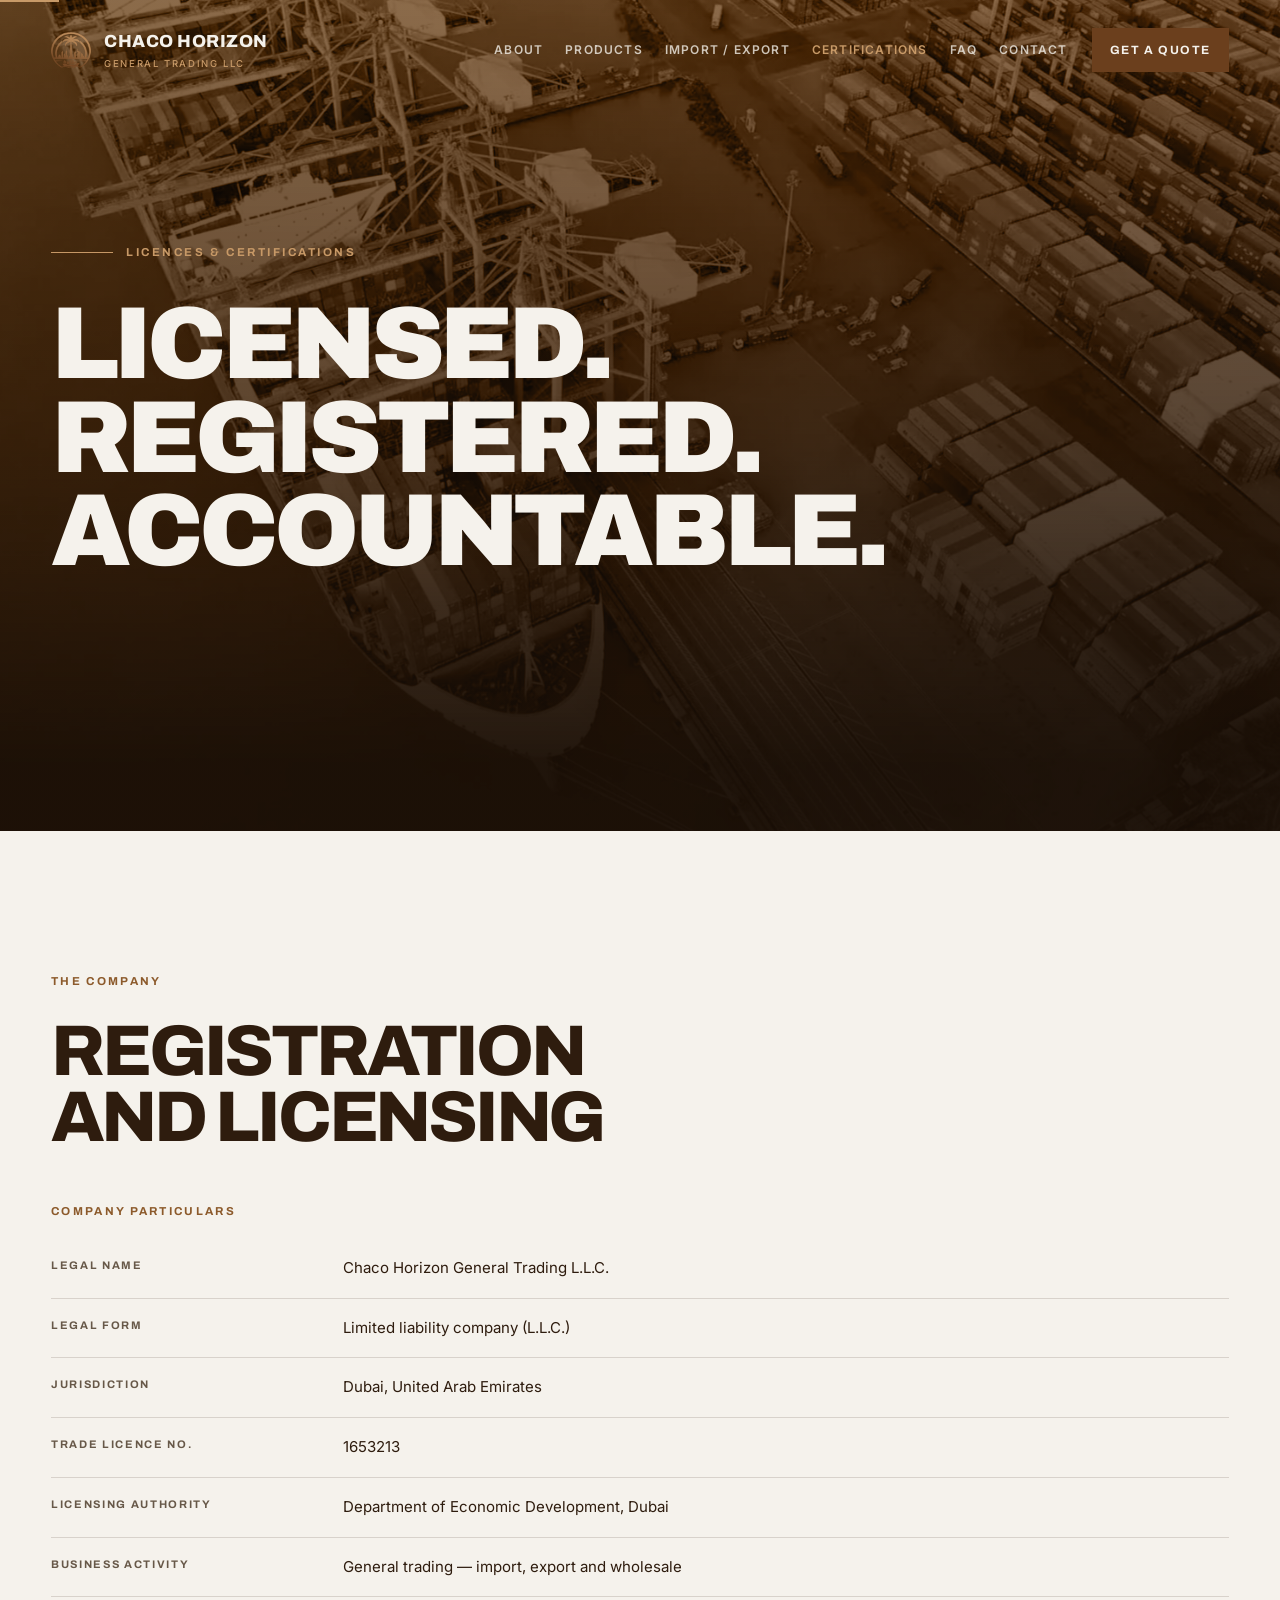
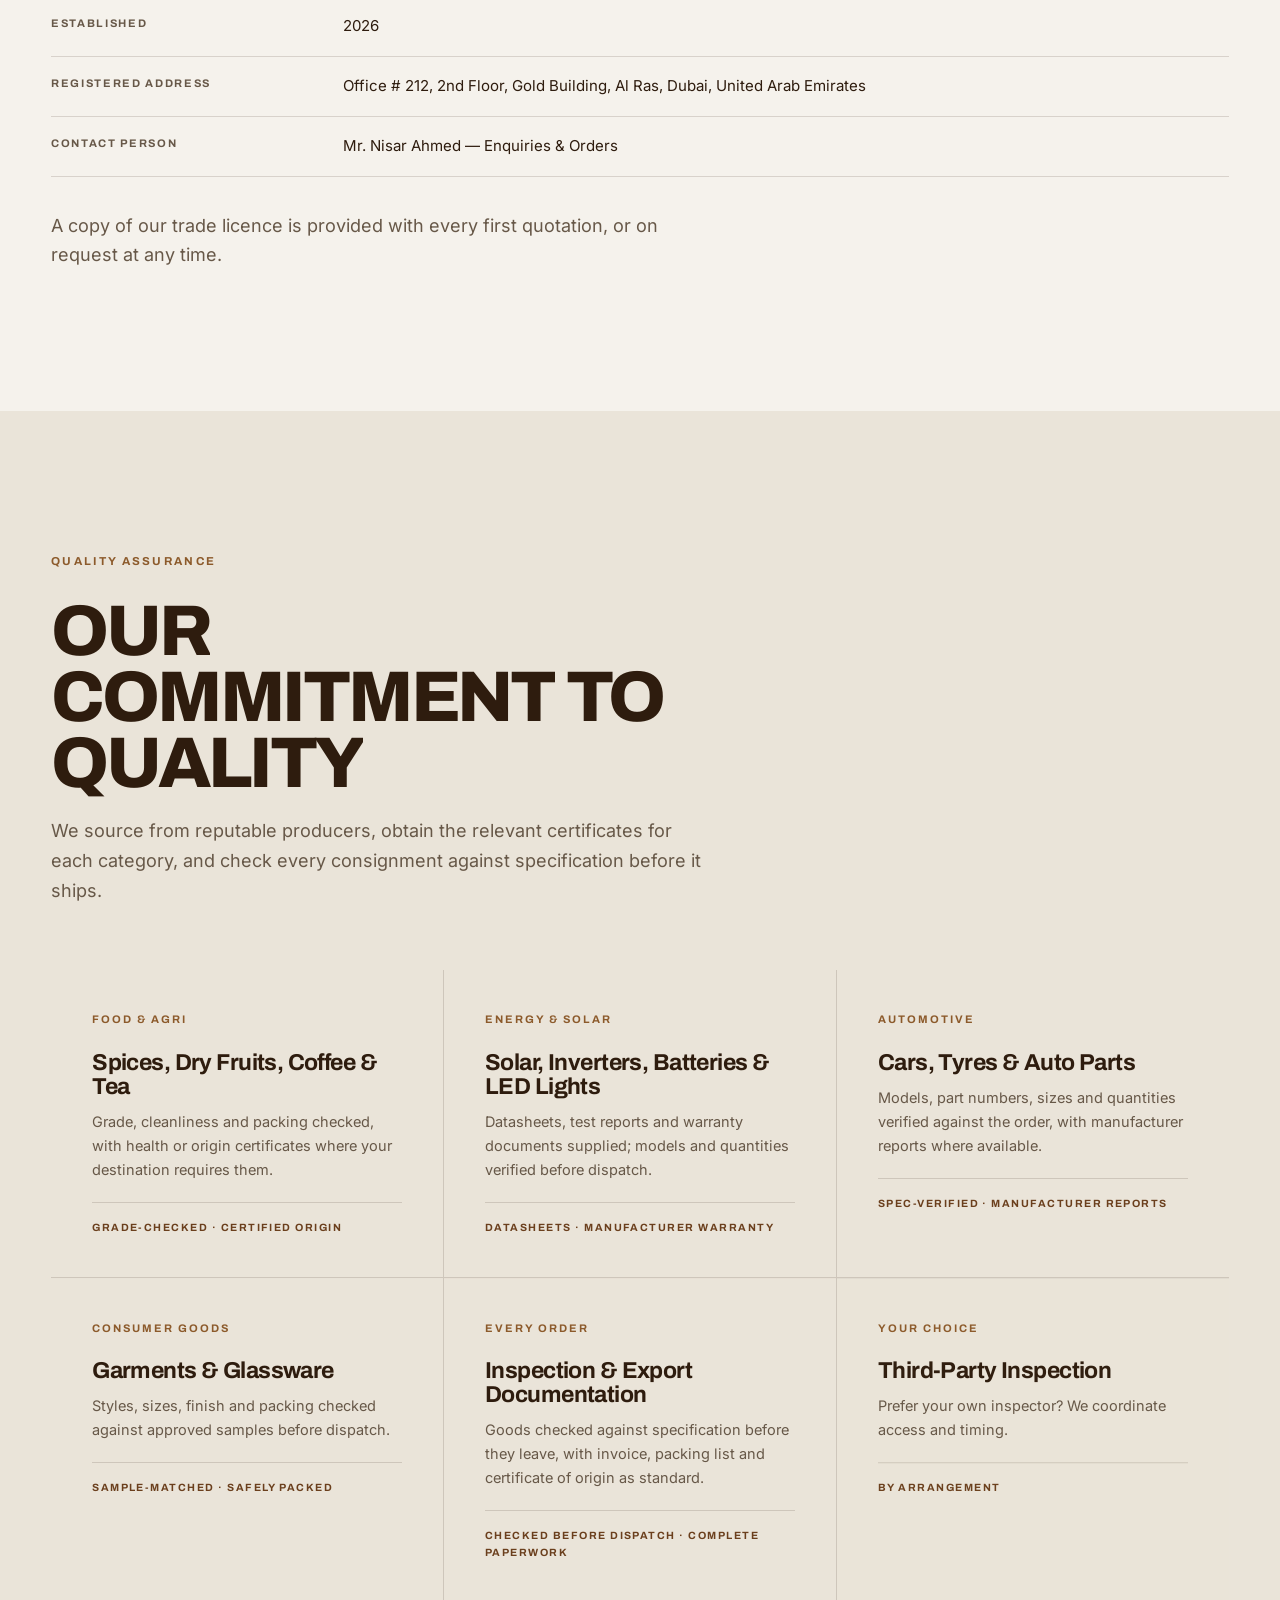
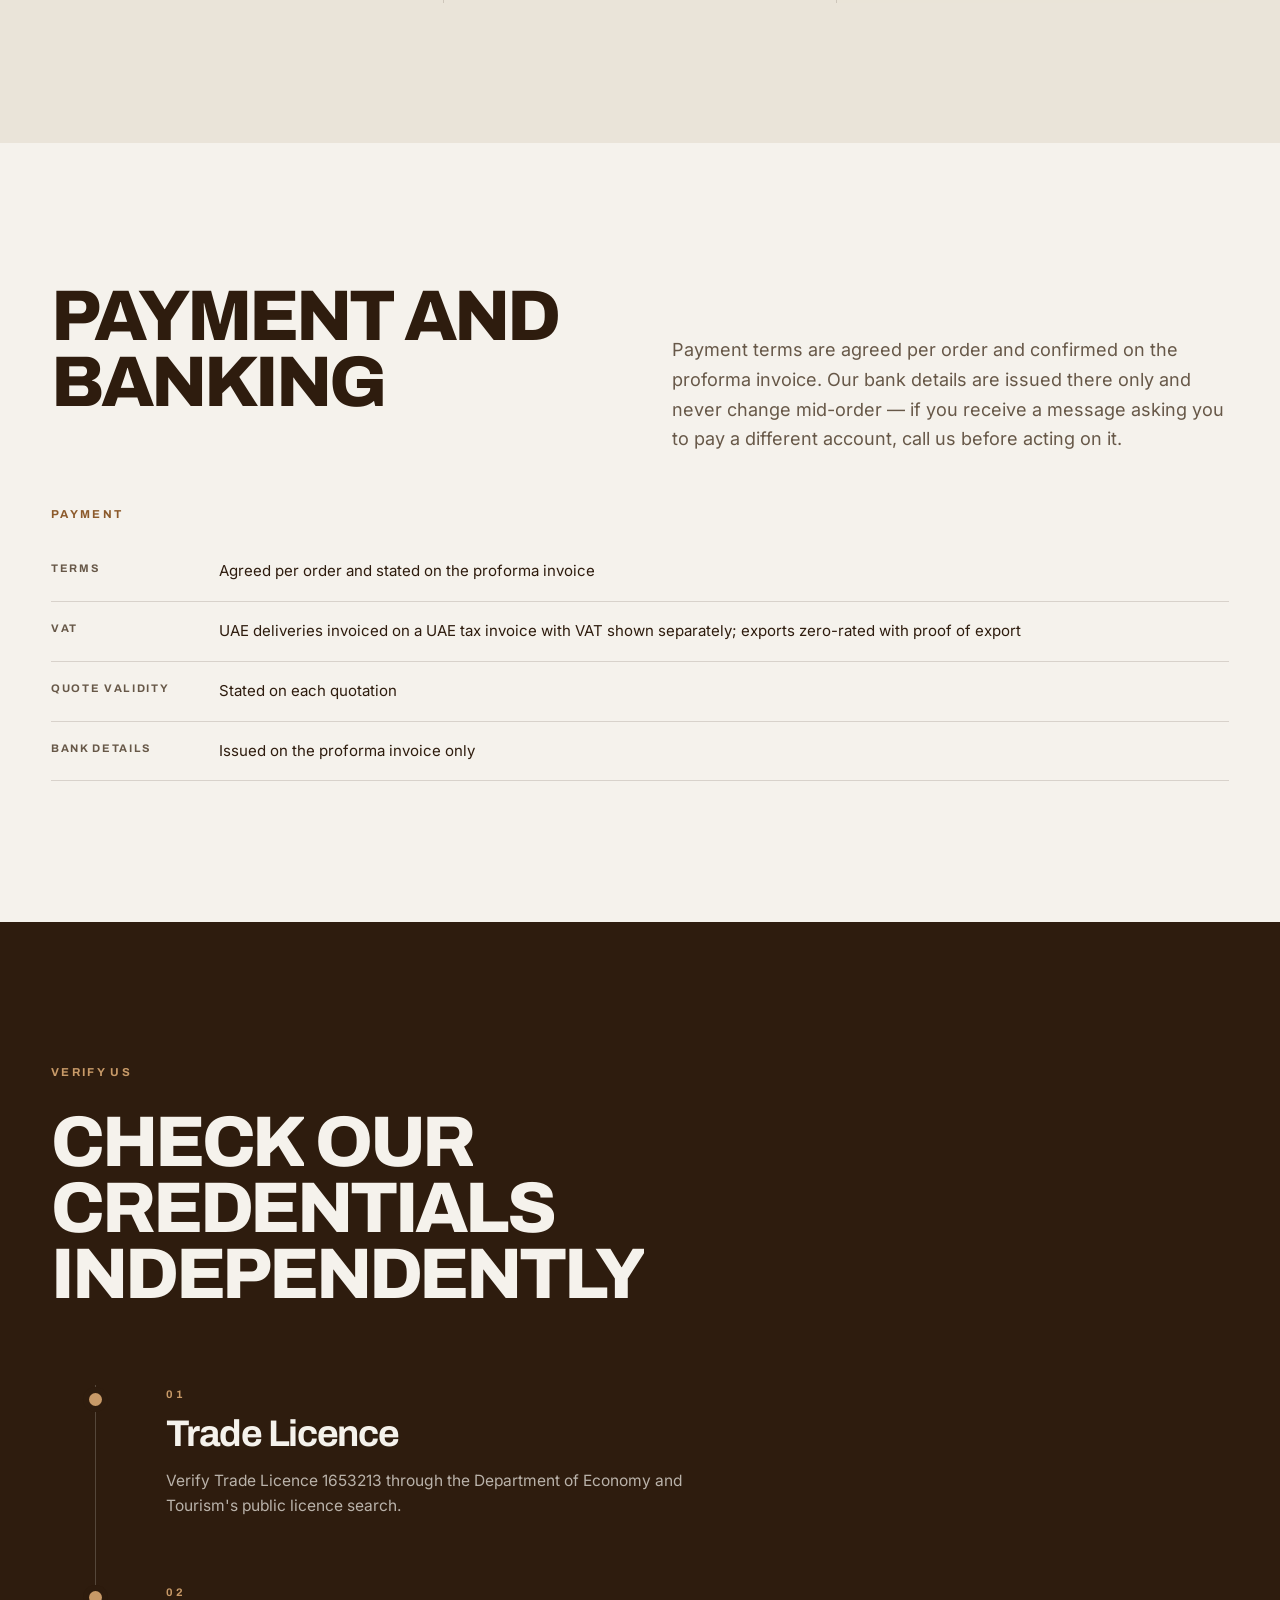
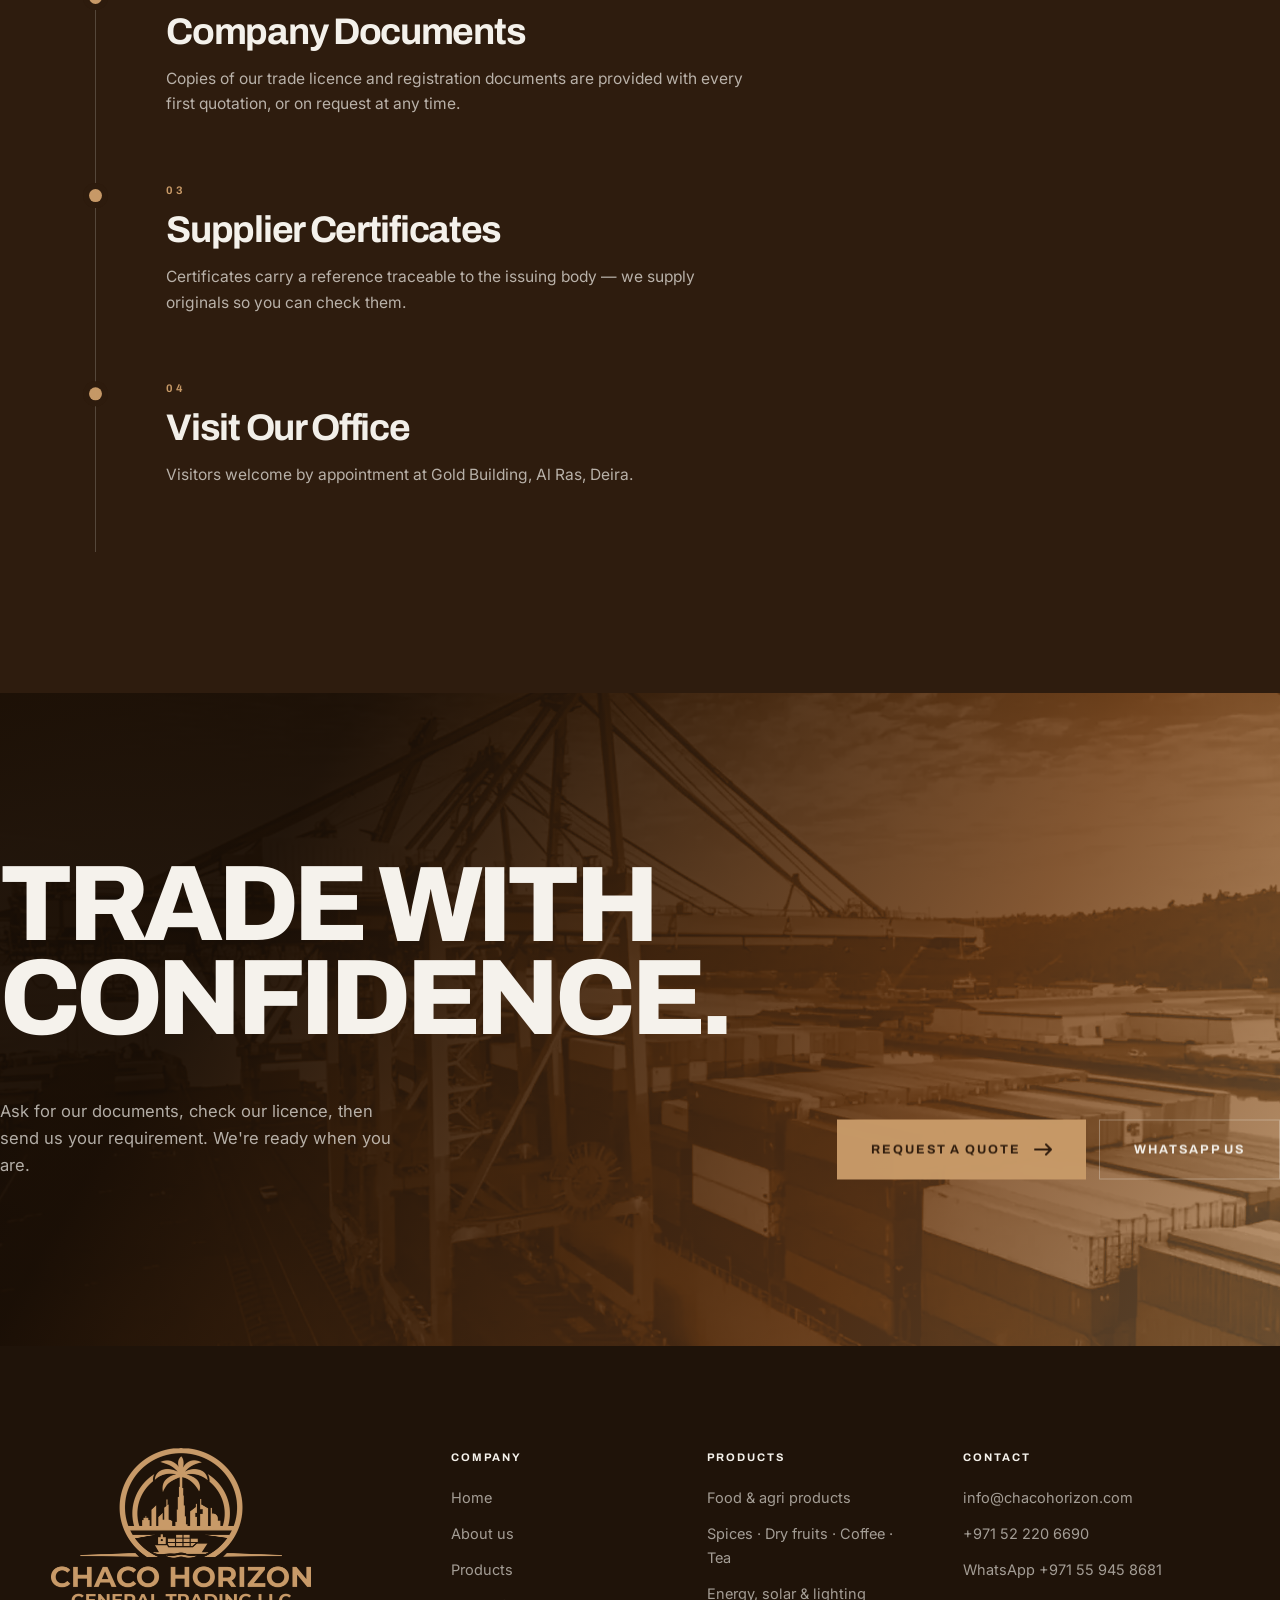
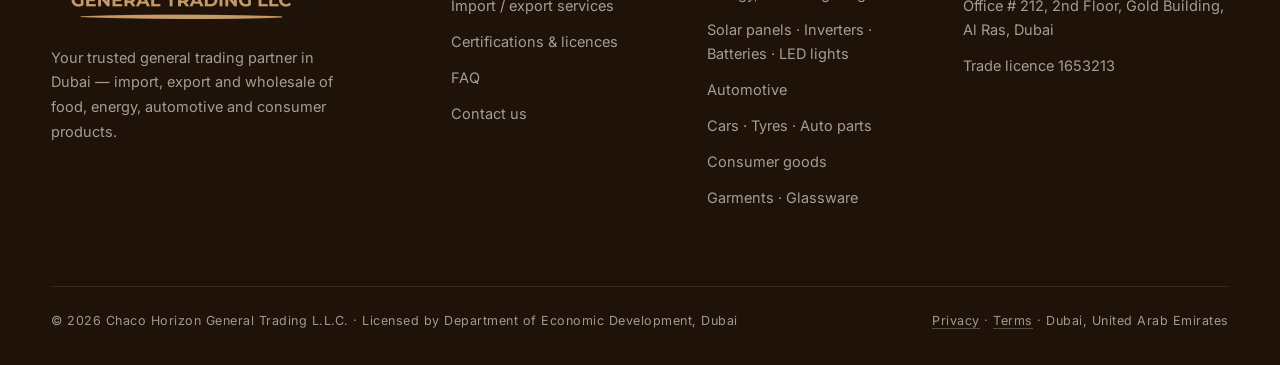
<file: public_html/certifications.html>
<!doctype html>
<html lang="en">
<head>
<meta charset="utf-8">
<meta name="viewport" content="width=device-width, initial-scale=1, viewport-fit=cover">
<!-- JS-dependent initial states (hidden reveals, curtain, menu links) are scoped to html.js -->
<script>document.documentElement.classList.add('js')</script>
<title>Licences &amp; Certifications | Chaco Horizon Dubai</title>
<meta name="description" content="Registration details for Chaco Horizon General Trading LLC (UAE Trade Licence 1653213), our quality standards, and how to verify our credentials.">
<link rel="canonical" href="https://www.chacohorizon.com/certifications.html">
<meta name="theme-color" content="#2E1C0E">
<link rel="icon" type="image/png" sizes="64x64" href="favicon.png">
<link rel="apple-touch-icon" sizes="180x180" href="apple-touch-icon.png">
<meta property="og:type" content="website">
<meta property="og:site_name" content="Chaco Horizon General Trading LLC">
<meta property="og:title" content="Licences &amp; Certifications | Chaco Horizon Dubai">
<meta property="og:description" content="Registration details for Chaco Horizon General Trading LLC (UAE Trade Licence 1653213), our quality standards, and how to verify our credentials.">
<meta property="og:url" content="https://www.chacohorizon.com/certifications.html">
<meta property="og:image" content="https://www.chacohorizon.com/images/hero-dubai-port-1920.jpg">
<meta property="og:image:width" content="1200">
<meta property="og:image:height" content="630">
<meta name="twitter:card" content="summary_large_image">
<script type="application/ld+json">
{
  "@context": "https://schema.org",
  "@type": "Organization",
  "name": "Chaco Horizon General Trading LLC",
  "url": "https://www.chacohorizon.com/",
  "logo": "https://www.chacohorizon.com/logo/logo-mark-210.png",
  "image": "https://www.chacohorizon.com/images/og-logo.jpg",
  "legalName": "Chaco Horizon General Trading L.L.C.",
  "description": "Trusted general trading company in Dubai, UAE. Import, export and wholesale of quality spices, dry fruits, coffee, tea, solar panels, inverters, batteries, LED lights, cars, tyres, auto parts, garments and glassware. UAE Trade Licence 1653213.",
  "email": "info@chacohorizon.com",
  "telephone": "+971522206690",
  "address": {
    "@type": "PostalAddress",
    "streetAddress": "Office # 212, 2nd Floor, Gold Building, Al Ras, Deira",
    "addressLocality": "Dubai",
    "addressCountry": "AE"
  },
  "contactPoint": [{
    "@type": "ContactPoint",
    "contactType": "sales",
    "name": "Mr. Nisar Ahmed",
    "telephone": "+971522206690",
    "email": "info@chacohorizon.com",
    "availableLanguage": ["en"]
  }, {
    "@type": "ContactPoint",
    "contactType": "sales",
    "telephone": "+971559458681",
    "availableLanguage": ["en"]
  }]
}
</script>
  <script type="module" crossorigin src="./assets/cursor-CHx5mGN1.js"></script>
  <script type="module" crossorigin src="./assets/inner-DlZzteVC.js"></script>
  <link rel="stylesheet" crossorigin href="./assets/cursor-rp7mGP0h.css">
  <link rel="stylesheet" crossorigin href="./assets/inner-ZSBf4MN5.css">
</head>
<body>

<a class="skip" href="#top">Skip to content</a>
<div id="prog" aria-hidden="true"></div>
<div id="cur" aria-hidden="true"></div>
<div id="curRing" aria-hidden="true"></div>

<div id="curtain" aria-hidden="true">
  <div class="pre">
    <img class="mark" src="logo/logo-mark-210.png" width="70" height="70" alt="" decoding="async">
    <div class="pre-word"><b>Chaco Horizon</b><span>General Trading LLC</span></div>
    <div class="pre-bar"><i id="preBar"></i></div>
  </div>
</div>
<header class="nav" id="nav">
  <div class="wrap nav-in">
    <a class="brand" href="index.html" aria-label="Chaco Horizon General Trading, home">
      <img src="logo/logo-mark-120.png" width="40" height="40" alt="" decoding="async">
      <span><b>Chaco Horizon</b><span>General Trading LLC</span></span>
    </a>
    <nav class="links" aria-label="Main">
      <a href="about.html" data-nav="about">About</a>
      <a href="products.html" data-nav="products">Products</a>
      <a href="import-export.html" data-nav="import-export">Import / Export</a>
      <a href="certifications.html" data-nav="certifications" aria-current="page">Certifications</a>
      <a href="faq.html" data-nav="faq">FAQ</a>
      <a href="contact.html" data-nav="contact">Contact</a>
    </nav>
    <button class="navq" data-quote><span class="navq-long">Get a quote</span><span class="navq-short">Quote</span></button>
    <button class="burger" id="burger" aria-label="Open menu" aria-expanded="false" aria-controls="menu">
      <span></span><span></span><span></span>
    </button>
  </div>
</header>
<!-- ===== mobile menu ===== -->
<div id="menu" role="dialog" aria-modal="true" aria-label="Menu" aria-hidden="true" inert>
  <nav aria-label="Mobile">
    <a href="index.html" data-nav="index"><span>Home</span></a>
    <a href="about.html" data-nav="about"><span>About</span></a>
    <a href="products.html" data-nav="products"><span>Products</span></a>
    <a href="import-export.html" data-nav="import-export"><span>Import / Export</span></a>
    <a href="certifications.html" data-nav="certifications" aria-current="page"><span>Certifications</span></a>
    <a href="faq.html" data-nav="faq"><span>FAQ</span></a>
    <a href="contact.html" data-nav="contact"><span>Contact</span></a>
  </nav>
  <div class="mcta btns">
    <button class="btn" data-quote>Get a quote</button>
    <a class="btn btn-line" href="https://wa.me/971559458681" target="_blank" rel="noopener">WhatsApp</a>
  </div>
  <div class="mfoot">
    <a href="mailto:info@chacohorizon.com">info@chacohorizon.com</a>
    <a href="tel:+971522206690">+971 52 220 6690</a>
  </div>
</div>

<!-- fixed bottom bar on phones: the two things a buyer actually does -->
<div class="mbar" aria-label="Quick contact">
  <a class="mbar-wa" href="https://wa.me/971559458681" target="_blank" rel="noopener">WhatsApp</a>
  <button class="mbar-q" data-quote>Get a quote</button>
</div>
<!-- ===== quote overlay ===== -->
<div id="quote" role="dialog" aria-modal="true" aria-label="Request a quote" aria-hidden="true" inert data-wa="971559458681">
  <div class="q-bar">
    <b>Request a quote</b>
    <button class="q-close" id="qClose">Close
      <svg width="15" height="15" viewBox="0 0 16 16" fill="none" aria-hidden="true"><path d="M2 2l12 12M14 2L2 14" stroke="currentColor" stroke-width="2" stroke-linecap="round"/></svg>
    </button>
  </div>
  <div class="q-prog"><i id="qProg"></i></div>

  <div class="q-body">
    <form class="q-inner" id="qForm" novalidate>
      <div class="q-step on" data-step data-require="cat">
        <p class="q-ix">Step 01</p>
        <h3>What Are You Looking to Source?</h3>
        <p class="q-hint">Pick the closest category. You can add detail at the end.</p>
        <div class="q-opts">
          <div class="q-opt"><input type="radio" id="c1" name="cat" value="Food &amp; agri - spices, dry fruits, coffee, tea"><label for="c1">Food &amp; agri — spices, dry fruits, coffee, tea</label></div>
          <div class="q-opt"><input type="radio" id="c2" name="cat" value="Energy &amp; lighting - solar panels, inverters, batteries, LED lights"><label for="c2">Energy &amp; lighting — solar panels, inverters, batteries, LED lights</label></div>
          <div class="q-opt"><input type="radio" id="c3" name="cat" value="Automotive - cars, tyres, auto parts"><label for="c3">Automotive — cars, tyres, auto parts</label></div>
          <div class="q-opt"><input type="radio" id="c4" name="cat" value="Consumer goods - garments, glassware"><label for="c4">Consumer goods — garments, glassware</label></div>
          <div class="q-opt"><input type="radio" id="c5" name="cat" value="Something else"><label for="c5">Something else</label></div>
        </div>
        <p class="q-err" role="alert"></p>
      </div>

      <div class="q-step" data-step data-require="vol">
        <p class="q-ix">Step 02</p>
        <h3>Roughly How Much?</h3>
        <p class="q-hint">An estimate is fine — containers, tonnes, kilowatts or a unit count. It tells us which suppliers to approach.</p>
        <div class="q-opts">
          <div class="q-opt"><input type="radio" id="v1" name="vol" value="Under 1 container"><label for="v1">Under 1 container</label></div>
          <div class="q-opt"><input type="radio" id="v2" name="vol" value="1-5 containers"><label for="v2">1–5 containers</label></div>
          <div class="q-opt"><input type="radio" id="v3" name="vol" value="5-20 containers"><label for="v3">5–20 containers</label></div>
          <div class="q-opt"><input type="radio" id="v4" name="vol" value="20+ / ongoing supply"><label for="v4">20+ / ongoing supply</label></div>
          <div class="q-opt"><input type="radio" id="v5" name="vol" value="In units or kW - see notes"><label for="v5">In units or kW — I'll say in the notes</label></div>
        </div>
        <p class="q-err" role="alert"></p>
      </div>

      <div class="q-step" data-step data-require="port,inco">
        <p class="q-ix">Step 03</p>
        <h3>Where Is It Going?</h3>
        <p class="q-hint">Destination port or city, and the terms you normally buy on.</p>
        <div class="q-fields">
          <div class="q-f full"><label for="port">Destination port or city</label><input id="port" name="port" type="text" autocomplete="off"></div>
        </div>
        <p class="q-lab" id="inco-lab">Incoterm</p>
        <div class="q-opts q-opts-5" role="radiogroup" aria-labelledby="inco-lab">
          <div class="q-opt"><input type="radio" id="i1" name="inco" value="FOB"><label for="i1">FOB</label></div>
          <div class="q-opt"><input type="radio" id="i2" name="inco" value="CIF"><label for="i2">CIF</label></div>
          <div class="q-opt"><input type="radio" id="i3" name="inco" value="DDP"><label for="i3">DDP</label></div>
          <div class="q-opt"><input type="radio" id="i4" name="inco" value="Delivered UAE"><label for="i4">Delivered in the UAE</label></div>
          <div class="q-opt"><input type="radio" id="i5" name="inco" value="Not sure"><label for="i5">Not sure — advise me</label></div>
        </div>
        <p class="q-err" role="alert"></p>
      </div>

      <div class="q-step" data-step data-require="tim">
        <p class="q-ix">Step 04</p>
        <h3>When Do You Need It?</h3>
        <div class="q-opts">
          <div class="q-opt"><input type="radio" id="t1" name="tim" value="As soon as possible"><label for="t1">As soon as possible</label></div>
          <div class="q-opt"><input type="radio" id="t2" name="tim" value="Within 1-2 months"><label for="t2">Within 1–2 months</label></div>
          <div class="q-opt"><input type="radio" id="t3" name="tim" value="3-6 months out"><label for="t3">3–6 months out</label></div>
          <div class="q-opt"><input type="radio" id="t4" name="tim" value="Planning / budgeting"><label for="t4">Planning / budgeting</label></div>
        </div>
        <p class="q-err" role="alert"></p>
      </div>

      <div class="q-step" data-step data-require="nm,em">
        <p class="q-ix">Step 05</p>
        <h3>Where Should We Send the Quote?</h3>
        <div class="q-fields">
          <div class="q-f"><label for="nm">Your name</label><input id="nm" name="name" type="text" autocomplete="name"></div>
          <div class="q-f"><label for="co">Company</label><input id="co" name="company" type="text" autocomplete="organization"></div>
          <div class="q-f"><label for="em">Email</label><input id="em" name="email" type="email" autocomplete="email"></div>
          <div class="q-f"><label for="ph">Phone or WhatsApp</label><input id="ph" name="phone" type="tel" autocomplete="tel"></div>
          <div class="q-f full"><label for="sp">Specification or notes</label><textarea id="sp" name="notes" rows="3"></textarea></div>
        </div>
        <p class="q-hint" style="margin-top:20px">Have a specification, datasheet or product list? Email it to <a href="mailto:info@chacohorizon.com" style="text-decoration:underline">info@chacohorizon.com</a> quoting your name and we will attach it to this enquiry.</p>
        <p class="q-consent">By sending this you agree to our <a href="privacy.html">privacy notice</a>. We use your details only to answer this enquiry.</p>
        <!-- honeypot: hidden from people, filled by bots -->
        <div class="hp" aria-hidden="true"><label for="q-website">Website</label><input id="q-website" name="website" type="text" tabindex="-1" autocomplete="off"></div>
        <p class="q-err" role="alert"></p>
      </div>

      <div class="q-done">
        <h3 style="max-width:20ch">Thank You — We've Received Your Request.</h3>
        <p class="q-hint" style="max-width:46ch">Our team will review your requirement and respond with a competitive quotation and lead time. For urgent enquiries, WhatsApp is the fastest way to reach us. Specifications or product lists can be sent to <a href="mailto:info@chacohorizon.com" style="text-decoration:underline">info@chacohorizon.com</a>.</p>
        <div class="btns"><a class="btn btn-line" id="qWa" href="https://wa.me/971559458681" target="_blank" rel="noopener">Send the same on WhatsApp</a></div>
      </div>
    </form>
  </div>

  <div class="q-nav">
    <button class="btn btn-line q-back" id="qBack" type="button" disabled>Back</button>
    <span class="q-count" id="qCount">01 / 05</span>
    <button class="btn q-next" id="qNext" type="button">Continue
      <svg width="18" height="12" viewBox="0 0 18 12" fill="none" aria-hidden="true"><path d="M1 6h15M12 1l5 5-5 5" stroke="currentColor" stroke-width="2" stroke-linecap="round" stroke-linejoin="round"/></svg>
    </button>
  </div>
</div>

<main id="top">

<section class="mast">
  <div class="shot">
  <picture>
    <source type="image/webp" srcset="images/hero-dubai-port-800.webp 800w, images/hero-dubai-port-1200.webp 1200w, images/hero-dubai-port-1920.webp 1920w" sizes="100vw">
    <img src="images/hero-dubai-port-1920.jpg" srcset="images/hero-dubai-port-800.jpg 800w, images/hero-dubai-port-1200.jpg 1200w, images/hero-dubai-port-1920.jpg 1920w" sizes="100vw" alt="" fetchpriority="high" decoding="async" width="1920" height="1080">
  </picture>
  <div class="slot" aria-hidden="true"></div>
</div>
  <div class="mast-veil" aria-hidden="true"></div>
  <div class="wrap">
    <div class="crumb"><i></i>Licences &amp; Certifications</div>
    <h1>Licensed. Registered. Accountable.</h1>
    <p class="mast-lede">Chaco Horizon General Trading L.L.C. is a fully licensed Dubai company, trading under UAE Trade Licence 1653213. Our registration details, quality standards and verification routes are set out below — and copies of our documents are available on request before your first order.</p>
  </div>
</section>

<section class="sec light">
  <div class="wrap">
    <p class="kick rv">The company</p>
    <h2 data-wr>Registration and Licensing</h2>
    <div class="tablewrap">
      <table class="spec">
        <caption>Company particulars</caption>
        <tbody>
          <tr><th scope="row">Legal name</th><td>Chaco Horizon General Trading L.L.C.</td></tr>
          <tr><th scope="row">Legal form</th><td>Limited liability company (L.L.C.)</td></tr>
          <tr><th scope="row">Jurisdiction</th><td>Dubai, United Arab Emirates</td></tr>
          <tr><th scope="row">Trade licence no.</th><td>1653213</td></tr>
          <tr><th scope="row">Licensing authority</th><td>Department of Economic Development, Dubai</td></tr>
          <tr><th scope="row">Business activity</th><td>General trading — import, export and wholesale</td></tr>
          <tr><th scope="row">Established</th><td>2026</td></tr>
          <tr><th scope="row">Registered address</th><td>Office # 212, 2nd Floor, Gold Building, Al Ras, Dubai, United Arab Emirates</td></tr>
          <tr><th scope="row">Contact person</th><td>Mr. Nisar Ahmed — Enquiries & Orders</td></tr>
        </tbody>
      </table>
    </div>
    <p class="lede rv" style="margin-top:34px">A copy of our trade licence is provided with every first quotation, or on request at any time.</p>

    <!-- Document scans. Removed from the live page 2026-09-21: the licence scan
         had not arrived, and an empty slot plus a 404-ing "Download" link is
         worse than no card at all. To restore, drop the file into
         public/images/docs/ (see public/images/README.txt) and un-comment the
         block below; copy the <figure> once per additional document (TRN
         certificate, Dubai Chamber certificate) as they come in.
    <div class="docs">
      <figure class="doc rv">
        <a href="images/docs/trade-licence.jpg" target="_blank" rel="noopener" aria-label="Open the trade licence scan full size">
          <div class="shot natural">
            <img src="images/docs/trade-licence.jpg" alt="Trade licence 1653213, Chaco Horizon General Trading L.L.C." loading="lazy" decoding="async" width="1200" height="1600">
            <div class="slot" aria-hidden="true"></div>
          </div>
        </a>
        <figcaption><span>Trade licence · 1653213</span><a href="images/docs/trade-licence.jpg" download>Download</a></figcaption>
      </figure>
    </div>
    -->
  </div>
</section>

<section class="sec tint">
  <div class="wrap">
    <p class="kick rv">Quality assurance</p>
    <h2 data-wr>Our Commitment to Quality</h2>
    <p class="lede rv" style="margin-top:20px;max-width:60ch">We source from reputable producers, obtain the relevant certificates for each category, and check every consignment against specification before it ships.</p>
    <div class="creds">
      <div class="cred rv"><span class="n">Food &amp; agri</span>
        <h3>Spices, Dry Fruits, Coffee &amp; Tea</h3>
        <p>Grade, cleanliness and packing checked, with health or origin certificates where your destination requires them.</p>
        <div class="v">Grade-checked · Certified origin</div></div>
      <div class="cred rv"><span class="n">Energy &amp; solar</span>
        <h3>Solar, Inverters, Batteries &amp; LED Lights</h3>
        <p>Datasheets, test reports and warranty documents supplied; models and quantities verified before dispatch.</p>
        <div class="v">Datasheets · Manufacturer warranty</div></div>
      <div class="cred rv"><span class="n">Automotive</span>
        <h3>Cars, Tyres &amp; Auto Parts</h3>
        <p>Models, part numbers, sizes and quantities verified against the order, with manufacturer reports where available.</p>
        <div class="v">Spec-verified · Manufacturer reports</div></div>
      <div class="cred rv"><span class="n">Consumer goods</span>
        <h3>Garments &amp; Glassware</h3>
        <p>Styles, sizes, finish and packing checked against approved samples before dispatch.</p>
        <div class="v">Sample-matched · Safely packed</div></div>
      <div class="cred rv"><span class="n">Every order</span>
        <h3>Inspection &amp; Export Documentation</h3>
        <p>Goods checked against specification before they leave, with invoice, packing list and certificate of origin as standard.</p>
        <div class="v">Checked before dispatch · Complete paperwork</div></div>
      <div class="cred rv"><span class="n">Your choice</span>
        <h3>Third-Party Inspection</h3>
        <p>Prefer your own inspector? We coordinate access and timing.</p>
        <div class="v">By arrangement</div></div>
    </div>
    <!-- Add a card for any certification the company or its regular suppliers actually
         hold (ISO, HACCP, IEC …) once the documents are on file. None are claimed until then. -->
  </div>
</section>

<section class="sec light">
  <div class="wrap">
    <div class="two">
      <h2 data-wr>Payment and Banking</h2>
      <div class="two-off">
        <p class="lede rv">Payment terms are agreed per order and confirmed on the proforma invoice. Our bank details are issued there only and never change mid-order — if you receive a message asking you to pay a different account, call us before acting on it.</p>
      </div>
    </div>
    <div class="tablewrap">
      <table class="spec">
        <caption>Payment</caption>
        <tbody>
          <tr><th scope="row">Terms</th><td>Agreed per order and stated on the proforma invoice</td></tr>
          <tr><th scope="row">VAT</th><td>UAE deliveries invoiced on a UAE tax invoice with VAT shown separately; exports zero-rated with proof of export</td></tr>
          <tr><th scope="row">Quote validity</th><td>Stated on each quotation</td></tr>
          <tr><th scope="row">Bank details</th><td>Issued on the proforma invoice only</td></tr>
        </tbody>
      </table>
    </div>
  </div>
</section>

<section class="sec dark">
  <div class="wrap">
    <p class="kick rv">Verify us</p>
    <h2 data-wr>Check Our Credentials Independently</h2>
    <div class="tl">
      <div class="tlrow rv"><span class="dot"></span>
        <span class="n">01</span>
        <h3>Trade Licence</h3>
        <p>Verify Trade Licence 1653213 through the Department of Economy and Tourism's public licence search.</p>
      </div>
      <div class="tlrow rv"><span class="dot"></span>
        <span class="n">02</span>
        <h3>Company Documents</h3>
        <p>Copies of our trade licence and registration documents are provided with every first quotation, or on request at any time.</p>
      </div>
      <div class="tlrow rv"><span class="dot"></span>
        <span class="n">03</span>
        <h3>Supplier Certificates</h3>
        <p>Certificates carry a reference traceable to the issuing body — we supply originals so you can check them.</p>
      </div>
      <div class="tlrow rv"><span class="dot"></span>
        <span class="n">04</span>
        <h3>Visit Our Office</h3>
        <p>Visitors welcome by appointment at Gold Building, Al Ras, Deira.</p>
      </div>
    </div>
  </div>
</section>

<section class="endcta">
  <div class="shot">
  <picture>
    <source type="image/webp" srcset="images/cta-port-dusk-800.webp 800w, images/cta-port-dusk-1200.webp 1200w, images/cta-port-dusk-1600.webp 1600w, images/cta-port-dusk-2400.webp 2400w" sizes="100vw">
    <img src="images/cta-port-dusk-2400.jpg" srcset="images/cta-port-dusk-800.jpg 800w, images/cta-port-dusk-1200.jpg 1200w, images/cta-port-dusk-1600.jpg 1600w, images/cta-port-dusk-2400.jpg 2400w" sizes="100vw" alt="" loading="lazy" decoding="async" width="2400" height="1400">
  </picture>
  <div class="slot" aria-hidden="true"></div>
</div>
  <div class="veil" aria-hidden="true"></div>
  <div class="wrap in">
    <h2 data-wr>Trade With Confidence.</h2>
    <div class="row">
      <p class="rv">Ask for our documents, check our licence, then send us your requirement. We're ready when you are.</p>
      <div class="btns rv">
        <button class="btn" data-quote>Request a quote
          <svg width="18" height="12" viewBox="0 0 18 12" fill="none" aria-hidden="true"><path d="M1 6h15M12 1l5 5-5 5" stroke="currentColor" stroke-width="2" stroke-linecap="round" stroke-linejoin="round"/></svg>
        </button>
        <a class="btn btn-line" href="https://wa.me/971559458681" target="_blank" rel="noopener">WhatsApp us</a>
      </div>
    </div>
  </div>
</section>

</main>

<footer>
  <div class="wrap">
    <div class="f-grid">
      <div>
        <a class="f-logo" href="index.html" aria-label="Chaco Horizon General Trading, home">
          <img src="logo/logo-full-light-520.png" width="260" height="171" alt="Chaco Horizon General Trading LLC" loading="lazy" decoding="async">
        </a>
        <p class="f-note">Your trusted general trading partner in Dubai — import, export and wholesale of food, energy, automotive and consumer products.</p>
      </div>
      <div><h5>Company</h5><ul>
        <li><a href="index.html">Home</a></li><li><a href="about.html">About us</a></li>
        <li><a href="products.html">Products</a></li><li><a href="import-export.html">Import / export services</a></li>
        <li><a href="certifications.html">Certifications &amp; licences</a></li><li><a href="faq.html">FAQ</a></li>
        <li><a href="contact.html">Contact us</a></li>
      </ul></div>
      <div><h5>Products</h5><ul>
        <li><a href="products.html#food">Food &amp; agri products</a></li>
        <li><a href="products.html#food">Spices · Dry fruits · Coffee · Tea</a></li>
        <li><a href="products.html#energy">Energy, solar &amp; lighting</a></li>
        <li><a href="products.html#energy">Solar panels · Inverters · Batteries · LED lights</a></li>
        <li><a href="products.html#automotive">Automotive</a></li>
        <li><a href="products.html#automotive">Cars · Tyres · Auto parts</a></li>
        <li><a href="products.html#consumer">Consumer goods</a></li>
        <li><a href="products.html#consumer">Garments · Glassware</a></li>
      </ul></div>
      <div><h5>Contact</h5><ul>
        <li><a href="mailto:info@chacohorizon.com">info@chacohorizon.com</a></li>
        <li><a href="tel:+971522206690">+971 52 220 6690</a></li>
        <li><a href="https://wa.me/971559458681" target="_blank" rel="noopener">WhatsApp +971 55 945 8681</a></li>
        <li>Office # 212, 2nd Floor, Gold Building, Al Ras, Dubai</li>
        <li>Trade licence 1653213</li>
      </ul></div>
    </div>
    <div class="f-bot">
      <span>© <span data-year>2026</span> Chaco Horizon General Trading L.L.C. · Licensed by Department of Economic Development, Dubai</span>
      <span class="f-legal"><a href="privacy.html">Privacy</a> · <a href="terms.html">Terms</a> · Dubai, United Arab Emirates</span>
    </div>
  </div>
</footer>

</body>
</html>
</file>
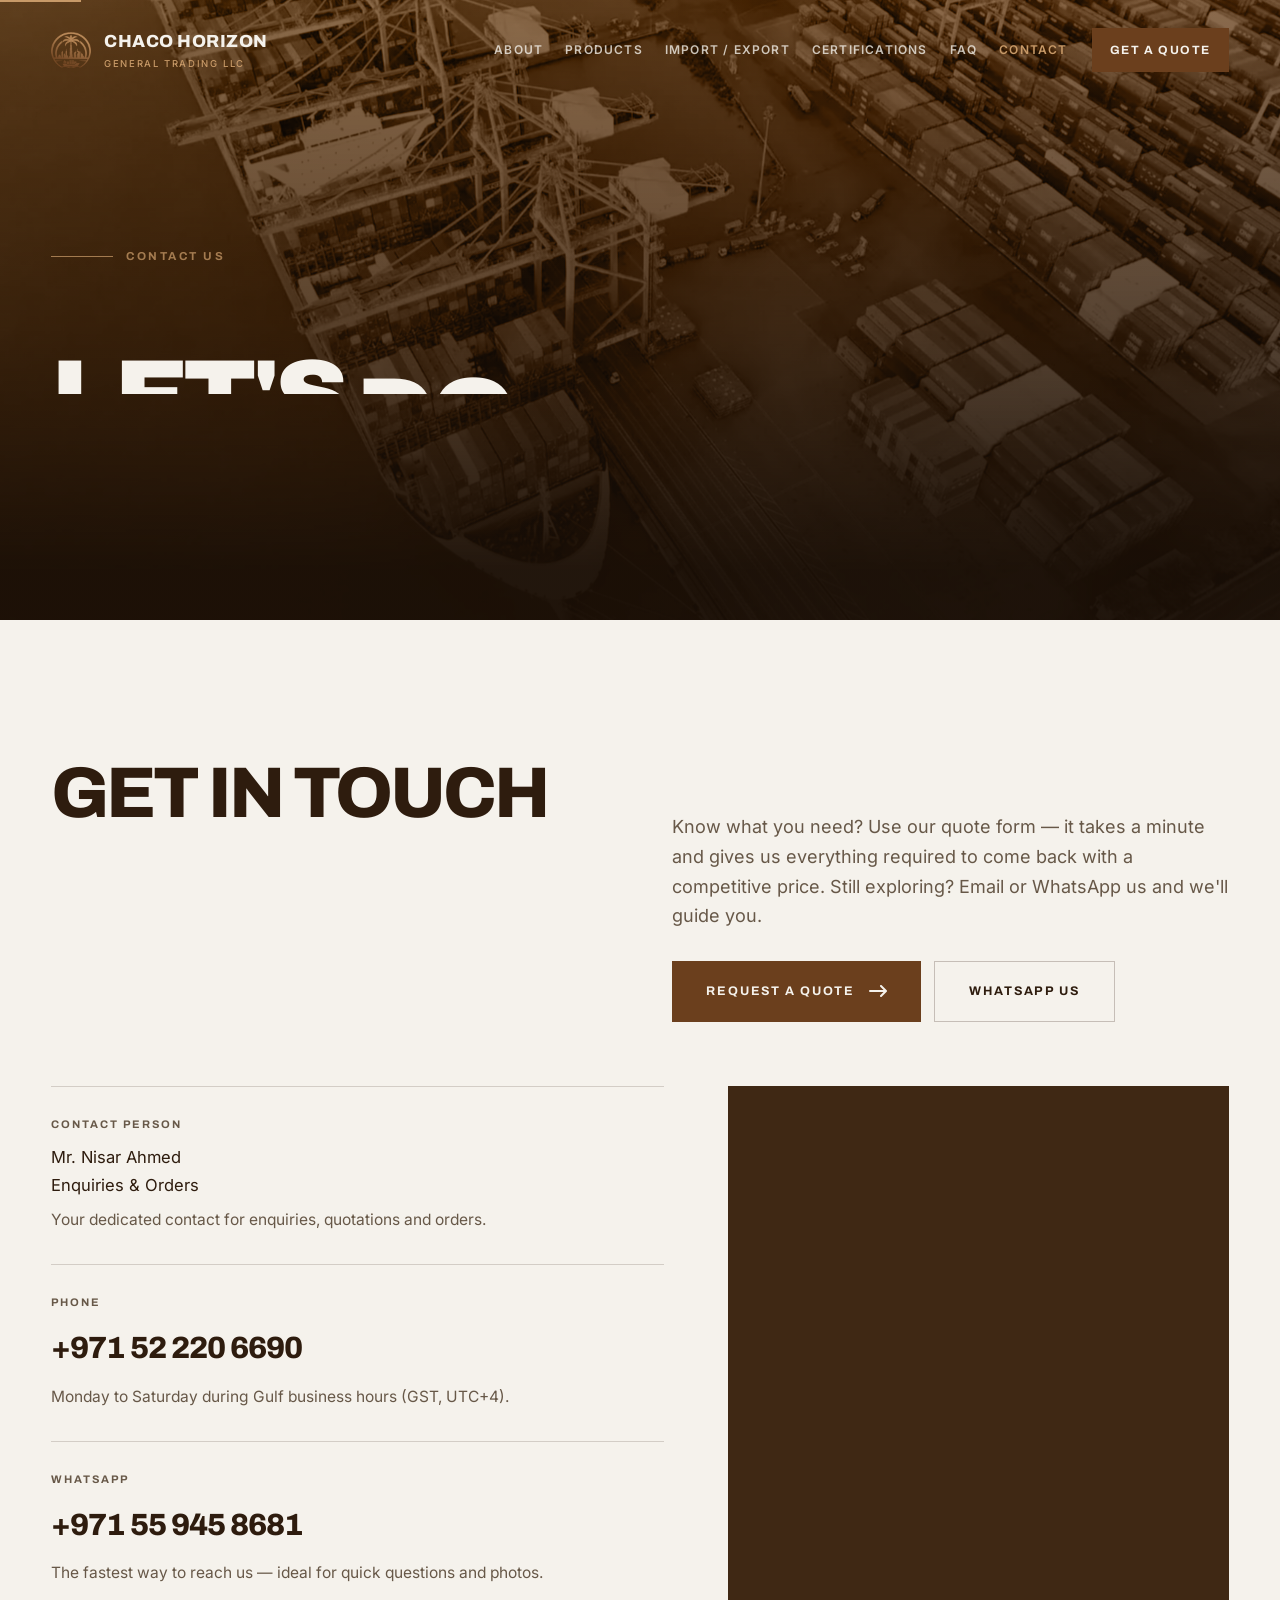
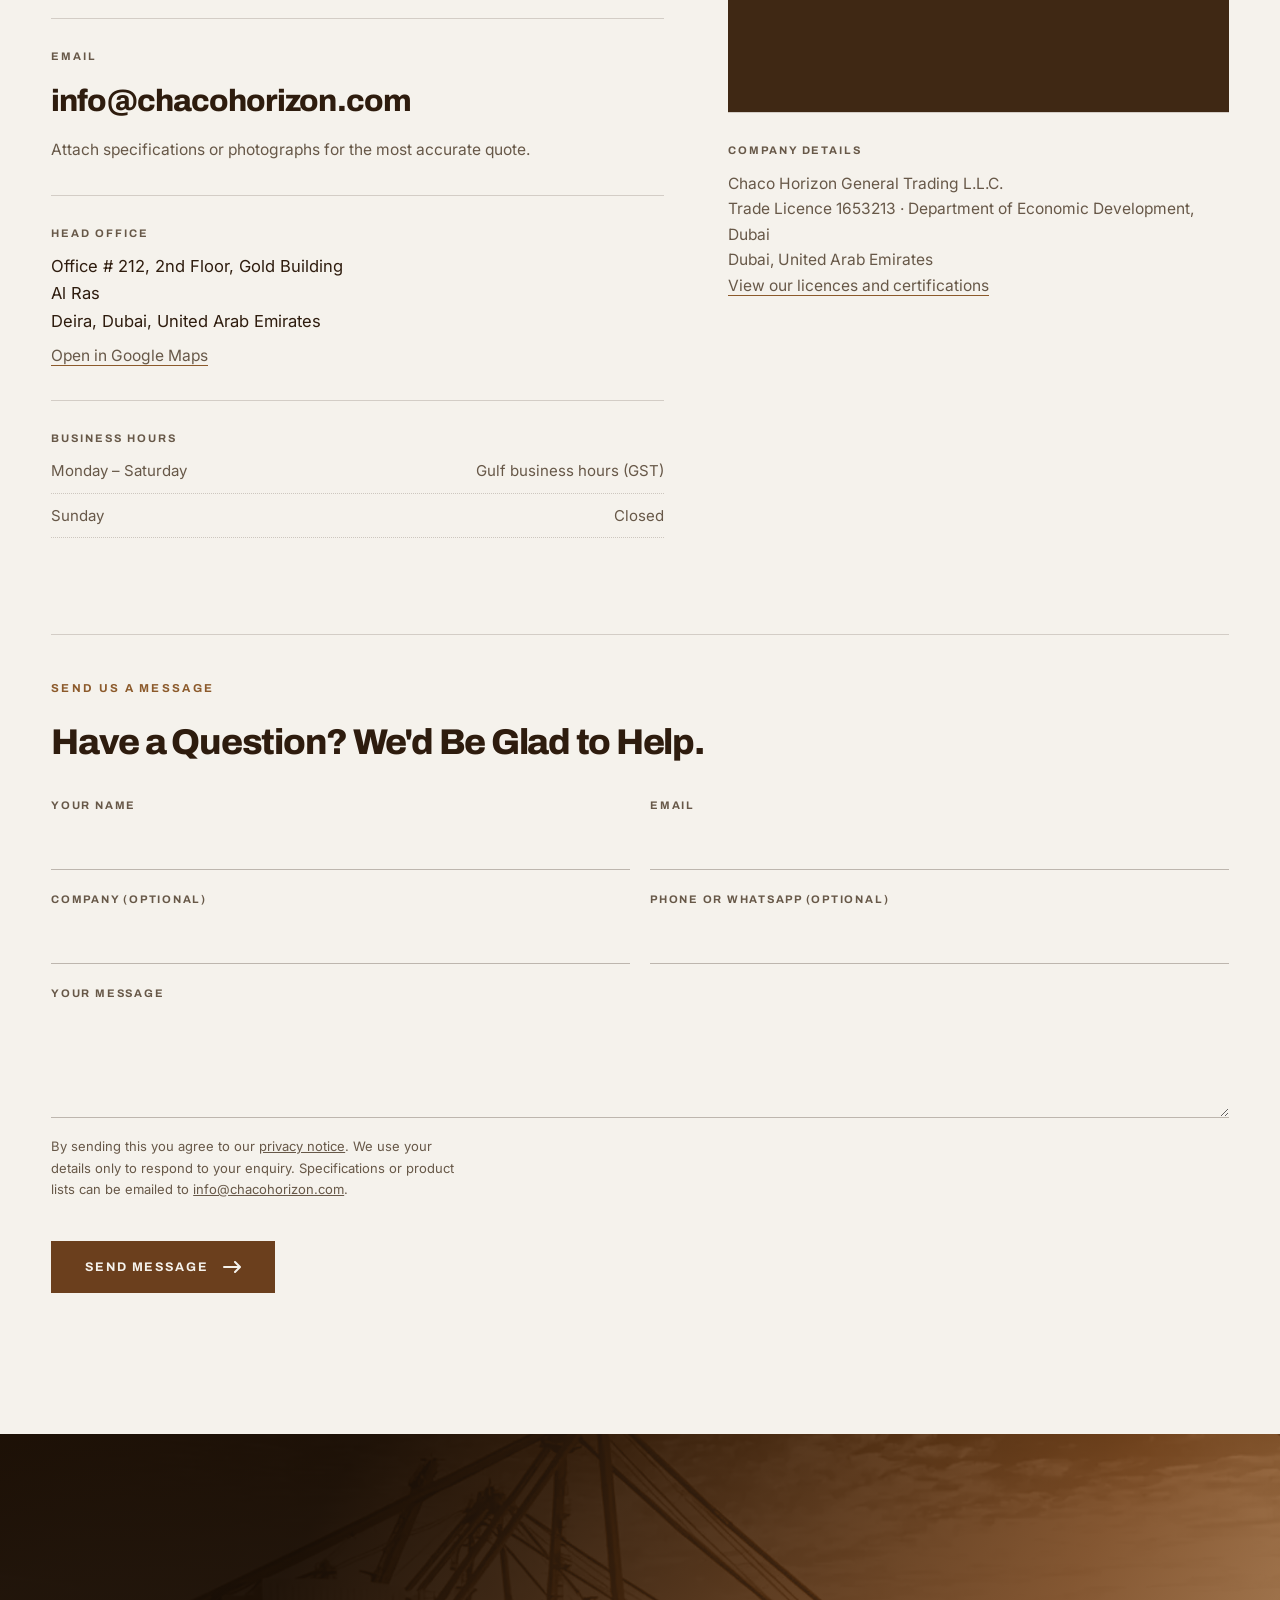
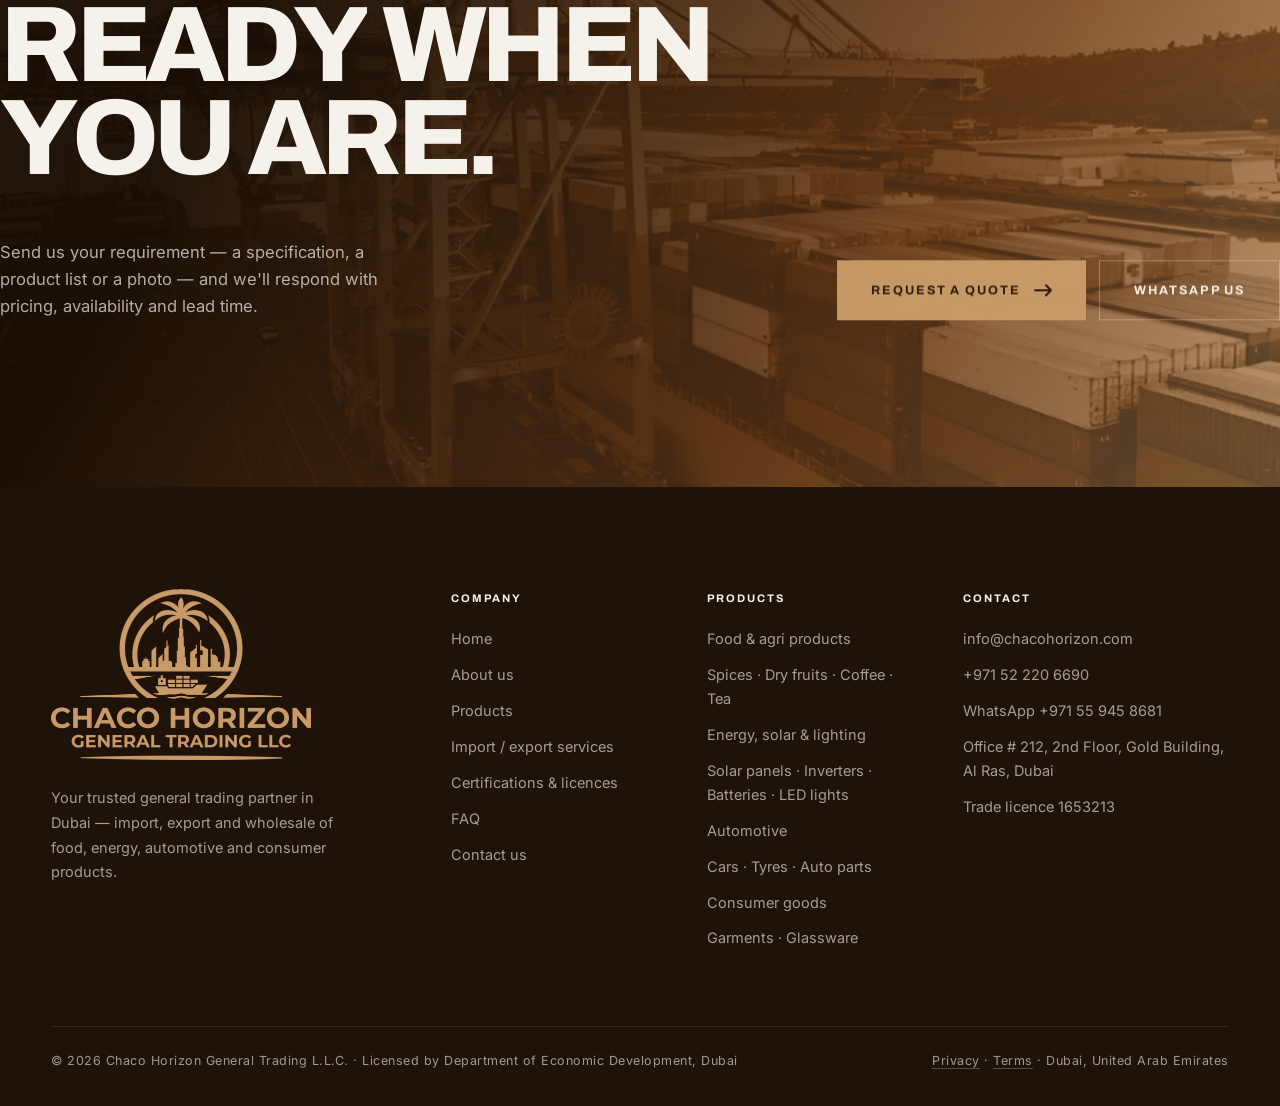
<file: public_html/contact.html>
<!doctype html>
<html lang="en">
<head>
<meta charset="utf-8">
<meta name="viewport" content="width=device-width, initial-scale=1, viewport-fit=cover">
<!-- JS-dependent initial states (hidden reveals, curtain, menu links) are scoped to html.js -->
<script>document.documentElement.classList.add('js')</script>
<title>Contact Us | Chaco Horizon General Trading LLC, Deira, Dubai</title>
<meta name="description" content="Call, WhatsApp or email us for quotations and enquiries. Office # 212, Gold Building, Al Ras, Dubai.">
<link rel="canonical" href="https://www.chacohorizon.com/contact.html">
<meta name="theme-color" content="#2E1C0E">
<link rel="icon" type="image/png" sizes="64x64" href="favicon.png">
<link rel="apple-touch-icon" sizes="180x180" href="apple-touch-icon.png">
<meta property="og:type" content="website">
<meta property="og:site_name" content="Chaco Horizon General Trading LLC">
<meta property="og:title" content="Contact Us | Chaco Horizon General Trading LLC, Deira, Dubai">
<meta property="og:description" content="Call, WhatsApp or email us for quotations and enquiries. Office # 212, Gold Building, Al Ras, Dubai.">
<meta property="og:url" content="https://www.chacohorizon.com/contact.html">
<meta property="og:image" content="https://www.chacohorizon.com/images/hero-dubai-port-1920.jpg">
<meta property="og:image:width" content="1200">
<meta property="og:image:height" content="630">
<meta name="twitter:card" content="summary_large_image">
<script type="application/ld+json">
{
  "@context": "https://schema.org",
  "@type": "Organization",
  "name": "Chaco Horizon General Trading LLC",
  "url": "https://www.chacohorizon.com/",
  "logo": "https://www.chacohorizon.com/logo/logo-mark-210.png",
  "image": "https://www.chacohorizon.com/images/og-logo.jpg",
  "legalName": "Chaco Horizon General Trading L.L.C.",
  "description": "Trusted general trading company in Dubai, UAE. Import, export and wholesale of quality spices, dry fruits, coffee, tea, solar panels, inverters, batteries, LED lights, cars, tyres, auto parts, garments and glassware. UAE Trade Licence 1653213.",
  "email": "info@chacohorizon.com",
  "telephone": "+971522206690",
  "address": {
    "@type": "PostalAddress",
    "streetAddress": "Office # 212, 2nd Floor, Gold Building, Al Ras, Deira",
    "addressLocality": "Dubai",
    "addressCountry": "AE"
  },
  "contactPoint": [{
    "@type": "ContactPoint",
    "contactType": "sales",
    "name": "Mr. Nisar Ahmed",
    "telephone": "+971522206690",
    "email": "info@chacohorizon.com",
    "availableLanguage": ["en"]
  }, {
    "@type": "ContactPoint",
    "contactType": "sales",
    "telephone": "+971559458681",
    "availableLanguage": ["en"]
  }]
}
</script>
  <script type="module" crossorigin src="./assets/cursor-CHx5mGN1.js"></script>
  <script type="module" crossorigin src="./assets/inner-DlZzteVC.js"></script>
  <link rel="stylesheet" crossorigin href="./assets/cursor-rp7mGP0h.css">
  <link rel="stylesheet" crossorigin href="./assets/inner-ZSBf4MN5.css">
</head>
<body>

<a class="skip" href="#top">Skip to content</a>
<div id="prog" aria-hidden="true"></div>
<div id="cur" aria-hidden="true"></div>
<div id="curRing" aria-hidden="true"></div>

<div id="curtain" aria-hidden="true">
  <div class="pre">
    <img class="mark" src="logo/logo-mark-210.png" width="70" height="70" alt="" decoding="async">
    <div class="pre-word"><b>Chaco Horizon</b><span>General Trading LLC</span></div>
    <div class="pre-bar"><i id="preBar"></i></div>
  </div>
</div>
<header class="nav" id="nav">
  <div class="wrap nav-in">
    <a class="brand" href="index.html" aria-label="Chaco Horizon General Trading, home">
      <img src="logo/logo-mark-120.png" width="40" height="40" alt="" decoding="async">
      <span><b>Chaco Horizon</b><span>General Trading LLC</span></span>
    </a>
    <nav class="links" aria-label="Main">
      <a href="about.html" data-nav="about">About</a>
      <a href="products.html" data-nav="products">Products</a>
      <a href="import-export.html" data-nav="import-export">Import / Export</a>
      <a href="certifications.html" data-nav="certifications">Certifications</a>
      <a href="faq.html" data-nav="faq">FAQ</a>
      <a href="contact.html" data-nav="contact" aria-current="page">Contact</a>
    </nav>
    <button class="navq" data-quote><span class="navq-long">Get a quote</span><span class="navq-short">Quote</span></button>
    <button class="burger" id="burger" aria-label="Open menu" aria-expanded="false" aria-controls="menu">
      <span></span><span></span><span></span>
    </button>
  </div>
</header>
<!-- ===== mobile menu ===== -->
<div id="menu" role="dialog" aria-modal="true" aria-label="Menu" aria-hidden="true" inert>
  <nav aria-label="Mobile">
    <a href="index.html" data-nav="index"><span>Home</span></a>
    <a href="about.html" data-nav="about"><span>About</span></a>
    <a href="products.html" data-nav="products"><span>Products</span></a>
    <a href="import-export.html" data-nav="import-export"><span>Import / Export</span></a>
    <a href="certifications.html" data-nav="certifications"><span>Certifications</span></a>
    <a href="faq.html" data-nav="faq"><span>FAQ</span></a>
    <a href="contact.html" data-nav="contact" aria-current="page"><span>Contact</span></a>
  </nav>
  <div class="mcta btns">
    <button class="btn" data-quote>Get a quote</button>
    <a class="btn btn-line" href="https://wa.me/971559458681" target="_blank" rel="noopener">WhatsApp</a>
  </div>
  <div class="mfoot">
    <a href="mailto:info@chacohorizon.com">info@chacohorizon.com</a>
    <a href="tel:+971522206690">+971 52 220 6690</a>
  </div>
</div>

<!-- fixed bottom bar on phones: the two things a buyer actually does -->
<div class="mbar" aria-label="Quick contact">
  <a class="mbar-wa" href="https://wa.me/971559458681" target="_blank" rel="noopener">WhatsApp</a>
  <button class="mbar-q" data-quote>Get a quote</button>
</div>
<!-- ===== quote overlay ===== -->
<div id="quote" role="dialog" aria-modal="true" aria-label="Request a quote" aria-hidden="true" inert data-wa="971559458681">
  <div class="q-bar">
    <b>Request a quote</b>
    <button class="q-close" id="qClose">Close
      <svg width="15" height="15" viewBox="0 0 16 16" fill="none" aria-hidden="true"><path d="M2 2l12 12M14 2L2 14" stroke="currentColor" stroke-width="2" stroke-linecap="round"/></svg>
    </button>
  </div>
  <div class="q-prog"><i id="qProg"></i></div>

  <div class="q-body">
    <form class="q-inner" id="qForm" novalidate>
      <div class="q-step on" data-step data-require="cat">
        <p class="q-ix">Step 01</p>
        <h3>What Are You Looking to Source?</h3>
        <p class="q-hint">Pick the closest category. You can add detail at the end.</p>
        <div class="q-opts">
          <div class="q-opt"><input type="radio" id="c1" name="cat" value="Food &amp; agri - spices, dry fruits, coffee, tea"><label for="c1">Food &amp; agri — spices, dry fruits, coffee, tea</label></div>
          <div class="q-opt"><input type="radio" id="c2" name="cat" value="Energy &amp; lighting - solar panels, inverters, batteries, LED lights"><label for="c2">Energy &amp; lighting — solar panels, inverters, batteries, LED lights</label></div>
          <div class="q-opt"><input type="radio" id="c3" name="cat" value="Automotive - cars, tyres, auto parts"><label for="c3">Automotive — cars, tyres, auto parts</label></div>
          <div class="q-opt"><input type="radio" id="c4" name="cat" value="Consumer goods - garments, glassware"><label for="c4">Consumer goods — garments, glassware</label></div>
          <div class="q-opt"><input type="radio" id="c5" name="cat" value="Something else"><label for="c5">Something else</label></div>
        </div>
        <p class="q-err" role="alert"></p>
      </div>

      <div class="q-step" data-step data-require="vol">
        <p class="q-ix">Step 02</p>
        <h3>Roughly How Much?</h3>
        <p class="q-hint">An estimate is fine — containers, tonnes, kilowatts or a unit count. It tells us which suppliers to approach.</p>
        <div class="q-opts">
          <div class="q-opt"><input type="radio" id="v1" name="vol" value="Under 1 container"><label for="v1">Under 1 container</label></div>
          <div class="q-opt"><input type="radio" id="v2" name="vol" value="1-5 containers"><label for="v2">1–5 containers</label></div>
          <div class="q-opt"><input type="radio" id="v3" name="vol" value="5-20 containers"><label for="v3">5–20 containers</label></div>
          <div class="q-opt"><input type="radio" id="v4" name="vol" value="20+ / ongoing supply"><label for="v4">20+ / ongoing supply</label></div>
          <div class="q-opt"><input type="radio" id="v5" name="vol" value="In units or kW - see notes"><label for="v5">In units or kW — I'll say in the notes</label></div>
        </div>
        <p class="q-err" role="alert"></p>
      </div>

      <div class="q-step" data-step data-require="port,inco">
        <p class="q-ix">Step 03</p>
        <h3>Where Is It Going?</h3>
        <p class="q-hint">Destination port or city, and the terms you normally buy on.</p>
        <div class="q-fields">
          <div class="q-f full"><label for="port">Destination port or city</label><input id="port" name="port" type="text" autocomplete="off"></div>
        </div>
        <p class="q-lab" id="inco-lab">Incoterm</p>
        <div class="q-opts q-opts-5" role="radiogroup" aria-labelledby="inco-lab">
          <div class="q-opt"><input type="radio" id="i1" name="inco" value="FOB"><label for="i1">FOB</label></div>
          <div class="q-opt"><input type="radio" id="i2" name="inco" value="CIF"><label for="i2">CIF</label></div>
          <div class="q-opt"><input type="radio" id="i3" name="inco" value="DDP"><label for="i3">DDP</label></div>
          <div class="q-opt"><input type="radio" id="i4" name="inco" value="Delivered UAE"><label for="i4">Delivered in the UAE</label></div>
          <div class="q-opt"><input type="radio" id="i5" name="inco" value="Not sure"><label for="i5">Not sure — advise me</label></div>
        </div>
        <p class="q-err" role="alert"></p>
      </div>

      <div class="q-step" data-step data-require="tim">
        <p class="q-ix">Step 04</p>
        <h3>When Do You Need It?</h3>
        <div class="q-opts">
          <div class="q-opt"><input type="radio" id="t1" name="tim" value="As soon as possible"><label for="t1">As soon as possible</label></div>
          <div class="q-opt"><input type="radio" id="t2" name="tim" value="Within 1-2 months"><label for="t2">Within 1–2 months</label></div>
          <div class="q-opt"><input type="radio" id="t3" name="tim" value="3-6 months out"><label for="t3">3–6 months out</label></div>
          <div class="q-opt"><input type="radio" id="t4" name="tim" value="Planning / budgeting"><label for="t4">Planning / budgeting</label></div>
        </div>
        <p class="q-err" role="alert"></p>
      </div>

      <div class="q-step" data-step data-require="nm,em">
        <p class="q-ix">Step 05</p>
        <h3>Where Should We Send the Quote?</h3>
        <div class="q-fields">
          <div class="q-f"><label for="nm">Your name</label><input id="nm" name="name" type="text" autocomplete="name"></div>
          <div class="q-f"><label for="co">Company</label><input id="co" name="company" type="text" autocomplete="organization"></div>
          <div class="q-f"><label for="em">Email</label><input id="em" name="email" type="email" autocomplete="email"></div>
          <div class="q-f"><label for="ph">Phone or WhatsApp</label><input id="ph" name="phone" type="tel" autocomplete="tel"></div>
          <div class="q-f full"><label for="sp">Specification or notes</label><textarea id="sp" name="notes" rows="3"></textarea></div>
        </div>
        <p class="q-hint" style="margin-top:20px">Have a specification, datasheet or product list? Email it to <a href="mailto:info@chacohorizon.com" style="text-decoration:underline">info@chacohorizon.com</a> quoting your name and we will attach it to this enquiry.</p>
        <p class="q-consent">By sending this you agree to our <a href="privacy.html">privacy notice</a>. We use your details only to answer this enquiry.</p>
        <!-- honeypot: hidden from people, filled by bots -->
        <div class="hp" aria-hidden="true"><label for="q-website">Website</label><input id="q-website" name="website" type="text" tabindex="-1" autocomplete="off"></div>
        <p class="q-err" role="alert"></p>
      </div>

      <div class="q-done">
        <h3 style="max-width:20ch">Thank You — We've Received Your Request.</h3>
        <p class="q-hint" style="max-width:46ch">Our team will review your requirement and respond with a competitive quotation and lead time. For urgent enquiries, WhatsApp is the fastest way to reach us. Specifications or product lists can be sent to <a href="mailto:info@chacohorizon.com" style="text-decoration:underline">info@chacohorizon.com</a>.</p>
        <div class="btns"><a class="btn btn-line" id="qWa" href="https://wa.me/971559458681" target="_blank" rel="noopener">Send the same on WhatsApp</a></div>
      </div>
    </form>
  </div>

  <div class="q-nav">
    <button class="btn btn-line q-back" id="qBack" type="button" disabled>Back</button>
    <span class="q-count" id="qCount">01 / 05</span>
    <button class="btn q-next" id="qNext" type="button">Continue
      <svg width="18" height="12" viewBox="0 0 18 12" fill="none" aria-hidden="true"><path d="M1 6h15M12 1l5 5-5 5" stroke="currentColor" stroke-width="2" stroke-linecap="round" stroke-linejoin="round"/></svg>
    </button>
  </div>
</div>

<main id="top">

<section class="mast">
  <div class="shot">
  <picture>
    <source type="image/webp" srcset="images/hero-dubai-port-800.webp 800w, images/hero-dubai-port-1200.webp 1200w, images/hero-dubai-port-1920.webp 1920w" sizes="100vw">
    <img src="images/hero-dubai-port-1920.jpg" srcset="images/hero-dubai-port-800.jpg 800w, images/hero-dubai-port-1200.jpg 1200w, images/hero-dubai-port-1920.jpg 1920w" sizes="100vw" alt="" fetchpriority="high" decoding="async" width="1920" height="1080">
  </picture>
  <div class="slot" aria-hidden="true"></div>
</div>
  <div class="mast-veil" aria-hidden="true"></div>
  <div class="wrap">
    <div class="crumb"><i></i>Contact Us</div>
    <h1>Let's Do Business</h1>
    <p class="mast-lede">Whether you need a quotation, a product list or advice on sourcing, our team in Deira is ready to help. Call, WhatsApp or email — we respond promptly to every enquiry.</p>
  </div>
</section>

<section class="sec light">
  <div class="wrap">
    <div class="two">
      <h2 data-wr>Get in Touch</h2>
      <div class="two-off">
        <p class="lede rv">Know what you need? Use our quote form — it takes a minute and gives us everything required to come back with a competitive price. Still exploring? Email or WhatsApp us and we'll guide you.</p>
        <div class="btns rv" style="margin-top:30px">
          <button class="btn" data-quote>Request a quote
            <svg width="18" height="12" viewBox="0 0 18 12" fill="none" aria-hidden="true"><path d="M1 6h15M12 1l5 5-5 5" stroke="currentColor" stroke-width="2" stroke-linecap="round" stroke-linejoin="round"/></svg>
          </button>
          <a class="btn btn-line" href="https://wa.me/971559458681" target="_blank" rel="noopener">WhatsApp us</a>
        </div>
      </div>
    </div>

    <div class="cgrid">
      <div>
        <div class="cblock rv">
          <h3>Contact Person</h3>
          <p style="margin-top:0;color:var(--espresso);font-size:16.5px">Mr. Nisar Ahmed<br>Enquiries & Orders</p>
          <p>Your dedicated contact for enquiries, quotations and orders.</p>
        </div>
        <div class="cblock rv">
          <h3>Phone</h3>
          <a class="big" href="tel:+971522206690">+971 52 220 6690</a>
          <p>Monday to Saturday during Gulf business hours (GST, UTC+4).</p>
        </div>
        <div class="cblock rv">
          <h3>WhatsApp</h3>
          <a class="big" href="https://wa.me/971559458681" target="_blank" rel="noopener">+971 55 945 8681</a>
          <p>The fastest way to reach us — ideal for quick questions and photos.</p>
        </div>
        <div class="cblock rv">
          <h3>Email</h3>
          <a class="big" href="mailto:info@chacohorizon.com">info@chacohorizon.com</a>
          <p>Attach specifications or photographs for the most accurate quote.</p>
        </div>
        <div class="cblock rv">
          <h3>Head Office</h3>
          <p style="margin-top:0;color:var(--espresso);font-size:16.5px">Office # 212, 2nd Floor, Gold Building<br>Al Ras<br>Deira, Dubai, United Arab Emirates</p>
          <p><a href="https://maps.google.com/?q=Gold+Building,+Al+Ras,+Deira,+Dubai" target="_blank" rel="noopener">Open in Google Maps</a></p>
        </div>
        <div class="cblock rv">
          <h3>Business Hours</h3>
          <ul class="hours">
            <li><span>Monday – Saturday</span><span>Gulf business hours (GST)</span></li>
            <li><span>Sunday</span><span>Closed</span></li>
          </ul>
        </div>
      </div>

      <div>
        <!-- Google Maps embed, added 2026-09-21 in place of the office-photo
             slot (no photograph supplied). This is the keyless /maps?output=embed
             form, so it needs no API key. Swap in a place-pin embed from Google
             Maps ("Share → Embed a map") once the exact office pin is confirmed,
             or replace the whole .mapbox with a <picture> if a building
             photograph arrives. The .mapbox iframe rule in inner.css sizes it. -->
        <div class="mapbox rv">
          <iframe
            src="https://www.google.com/maps?q=Gold%20Building%2C%20Al%20Ras%2C%20Deira%2C%20Dubai&output=embed"
            loading="lazy" referrerpolicy="no-referrer-when-downgrade"
            title="Chaco Horizon General Trading office location, Gold Building, Al Ras, Dubai"></iframe>
        </div>
        <div class="cblock rv" style="margin-top:0">
          <h3>Company Details</h3>
          <p style="margin-top:0">Chaco Horizon General Trading L.L.C.<br>
          Trade Licence 1653213 · Department of Economic Development, Dubai<br>
          Dubai, United Arab Emirates<br>
          <a href="certifications.html">View our licences and certifications</a></p>
        </div>
      </div>
    </div>

    <form class="cform rv" id="cform" data-wa="971559458681" novalidate>
      <p class="kick">Send us a message</p>
      <h3>Have a Question? We'd Be Glad to Help.</h3>
      <div class="q-fields">
        <div class="q-f"><label for="cf-nm">Your name</label><input id="cf-nm" name="name" type="text" autocomplete="name"></div>
        <div class="q-f"><label for="cf-em">Email</label><input id="cf-em" name="email" type="email" autocomplete="email"></div>
        <div class="q-f"><label for="cf-co">Company (optional)</label><input id="cf-co" name="company" type="text" autocomplete="organization"></div>
        <div class="q-f"><label for="cf-ph">Phone or WhatsApp (optional)</label><input id="cf-ph" name="phone" type="tel" autocomplete="tel"></div>
        <div class="q-f full"><label for="cf-msg">Your message</label><textarea id="cf-msg" name="message" rows="4"></textarea></div>
      </div>
      <p class="q-consent">By sending this you agree to our <a href="privacy.html">privacy notice</a>. We use your details only to respond to your enquiry. Specifications or product lists can be emailed to <a href="mailto:info@chacohorizon.com">info@chacohorizon.com</a>.</p>
      <!-- honeypot: hidden from people, filled by bots -->
      <div class="hp" aria-hidden="true"><label for="cf-website">Website</label><input id="cf-website" name="website" type="text" tabindex="-1" autocomplete="off"></div>
      <div class="cform-foot">
        <button class="btn" type="submit">Send message
          <svg width="18" height="12" viewBox="0 0 18 12" fill="none" aria-hidden="true"><path d="M1 6h15M12 1l5 5-5 5" stroke="currentColor" stroke-width="2" stroke-linecap="round" stroke-linejoin="round"/></svg>
        </button>
        <p class="q-err" role="alert"></p>
      </div>
      <div class="cform-done">
        <h3>Thank You — Your Message Has Been Received.</h3>
        <p>Our team will get back to you shortly. For urgent enquiries, WhatsApp is the fastest way to reach us.</p>
      </div>
    </form>
  </div>
</section>

<!-- "What to include in your enquiry" section removed 2026-09-21: the quote
     overlay already asks for product, quantity, destination and timing
     step by step, so the checklist only repeated the form.

     "Secure payments" section removed 2026-09-21: the same warning is given in
     full under "Payment and banking" on certifications.html. -->

<section class="endcta">
  <div class="shot">
  <picture>
    <source type="image/webp" srcset="images/cta-port-dusk-800.webp 800w, images/cta-port-dusk-1200.webp 1200w, images/cta-port-dusk-1600.webp 1600w, images/cta-port-dusk-2400.webp 2400w" sizes="100vw">
    <img src="images/cta-port-dusk-2400.jpg" srcset="images/cta-port-dusk-800.jpg 800w, images/cta-port-dusk-1200.jpg 1200w, images/cta-port-dusk-1600.jpg 1600w, images/cta-port-dusk-2400.jpg 2400w" sizes="100vw" alt="" loading="lazy" decoding="async" width="2400" height="1400">
  </picture>
  <div class="slot" aria-hidden="true"></div>
</div>
  <div class="veil" aria-hidden="true"></div>
  <div class="wrap in">
    <h2 data-wr>Ready When You Are.</h2>
    <div class="row">
      <p class="rv">Send us your requirement — a specification, a product list or a photo — and we'll respond with pricing, availability and lead time.</p>
      <div class="btns rv">
        <button class="btn" data-quote>Request a quote
          <svg width="18" height="12" viewBox="0 0 18 12" fill="none" aria-hidden="true"><path d="M1 6h15M12 1l5 5-5 5" stroke="currentColor" stroke-width="2" stroke-linecap="round" stroke-linejoin="round"/></svg>
        </button>
        <a class="btn btn-line" href="https://wa.me/971559458681" target="_blank" rel="noopener">WhatsApp us</a>
      </div>
    </div>
  </div>
</section>

</main>

<footer>
  <div class="wrap">
    <div class="f-grid">
      <div>
        <a class="f-logo" href="index.html" aria-label="Chaco Horizon General Trading, home">
          <img src="logo/logo-full-light-520.png" width="260" height="171" alt="Chaco Horizon General Trading LLC" loading="lazy" decoding="async">
        </a>
        <p class="f-note">Your trusted general trading partner in Dubai — import, export and wholesale of food, energy, automotive and consumer products.</p>
      </div>
      <div><h5>Company</h5><ul>
        <li><a href="index.html">Home</a></li><li><a href="about.html">About us</a></li>
        <li><a href="products.html">Products</a></li><li><a href="import-export.html">Import / export services</a></li>
        <li><a href="certifications.html">Certifications &amp; licences</a></li><li><a href="faq.html">FAQ</a></li>
        <li><a href="contact.html">Contact us</a></li>
      </ul></div>
      <div><h5>Products</h5><ul>
        <li><a href="products.html#food">Food &amp; agri products</a></li>
        <li><a href="products.html#food">Spices · Dry fruits · Coffee · Tea</a></li>
        <li><a href="products.html#energy">Energy, solar &amp; lighting</a></li>
        <li><a href="products.html#energy">Solar panels · Inverters · Batteries · LED lights</a></li>
        <li><a href="products.html#automotive">Automotive</a></li>
        <li><a href="products.html#automotive">Cars · Tyres · Auto parts</a></li>
        <li><a href="products.html#consumer">Consumer goods</a></li>
        <li><a href="products.html#consumer">Garments · Glassware</a></li>
      </ul></div>
      <div><h5>Contact</h5><ul>
        <li><a href="mailto:info@chacohorizon.com">info@chacohorizon.com</a></li>
        <li><a href="tel:+971522206690">+971 52 220 6690</a></li>
        <li><a href="https://wa.me/971559458681" target="_blank" rel="noopener">WhatsApp +971 55 945 8681</a></li>
        <li>Office # 212, 2nd Floor, Gold Building, Al Ras, Dubai</li>
        <li>Trade licence 1653213</li>
      </ul></div>
    </div>
    <div class="f-bot">
      <span>© <span data-year>2026</span> Chaco Horizon General Trading L.L.C. · Licensed by Department of Economic Development, Dubai</span>
      <span class="f-legal"><a href="privacy.html">Privacy</a> · <a href="terms.html">Terms</a> · Dubai, United Arab Emirates</span>
    </div>
  </div>
</footer>

</body>
</html>
</file>
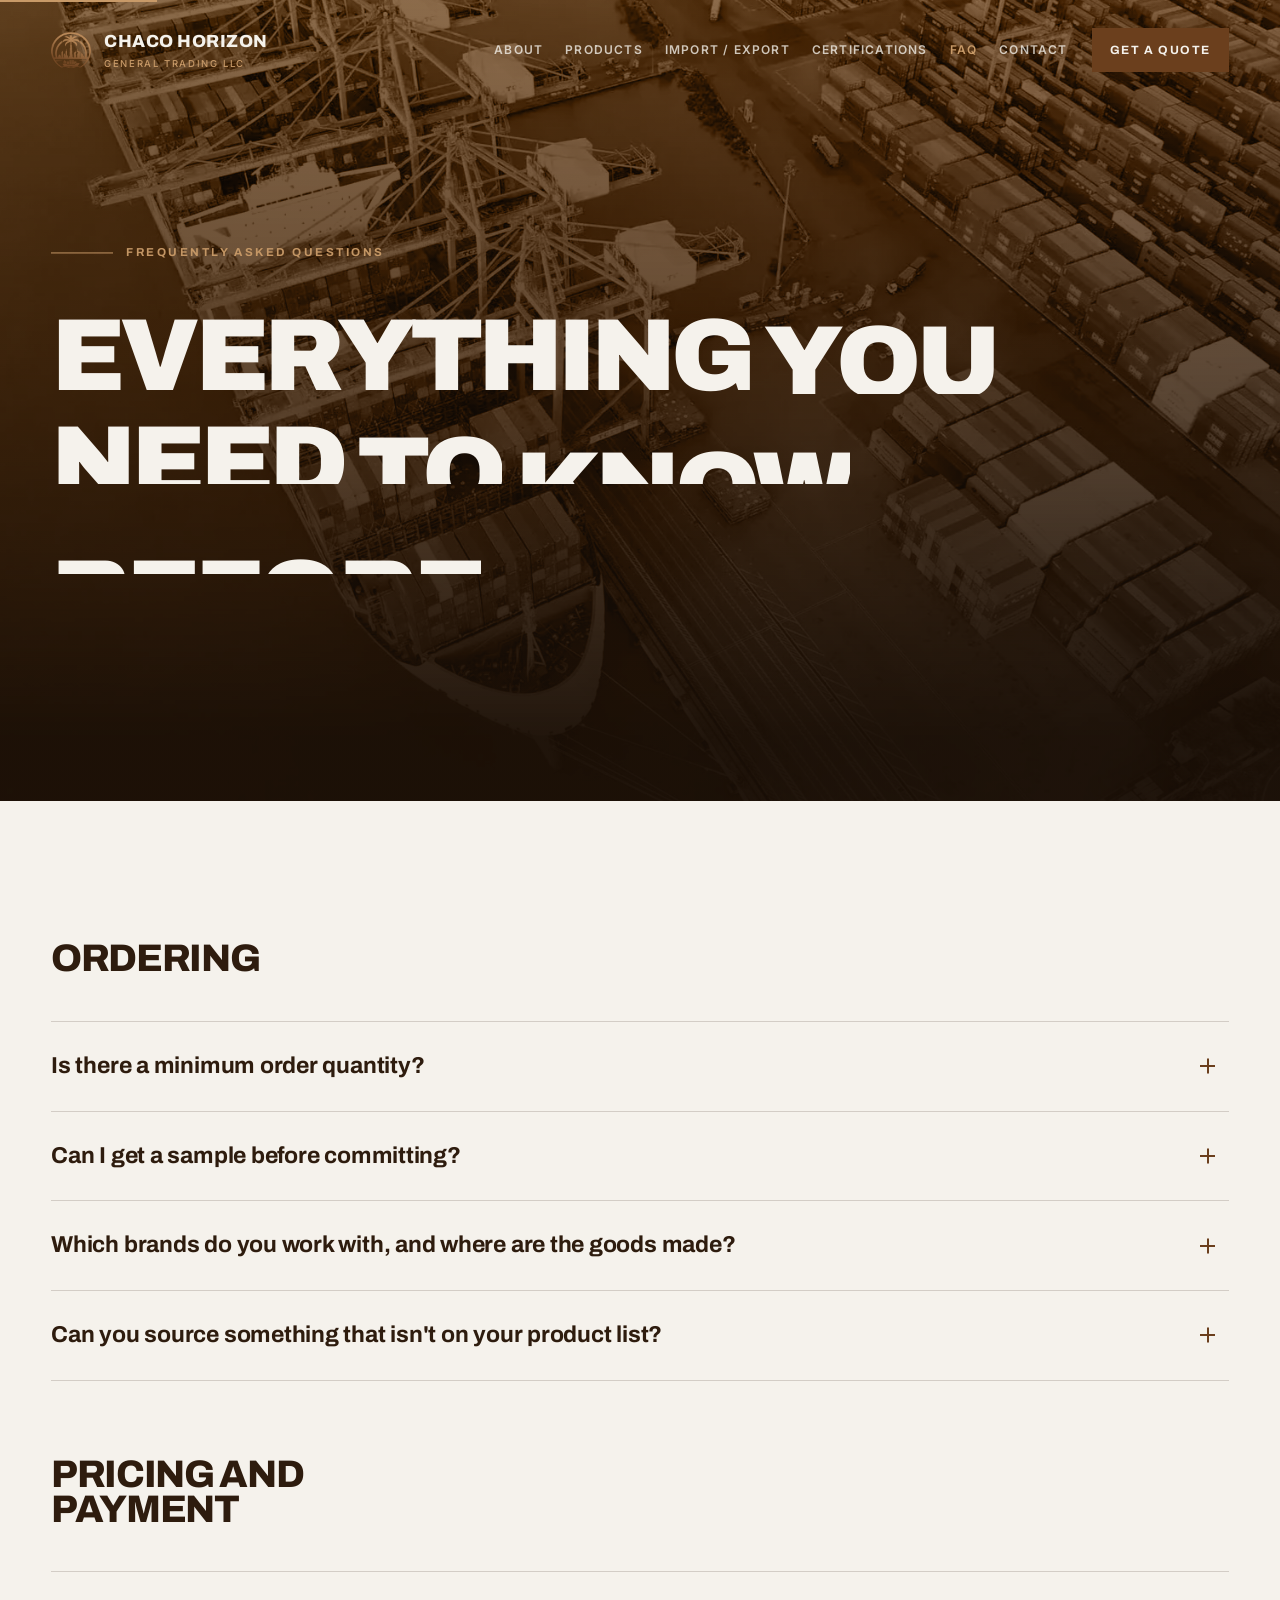
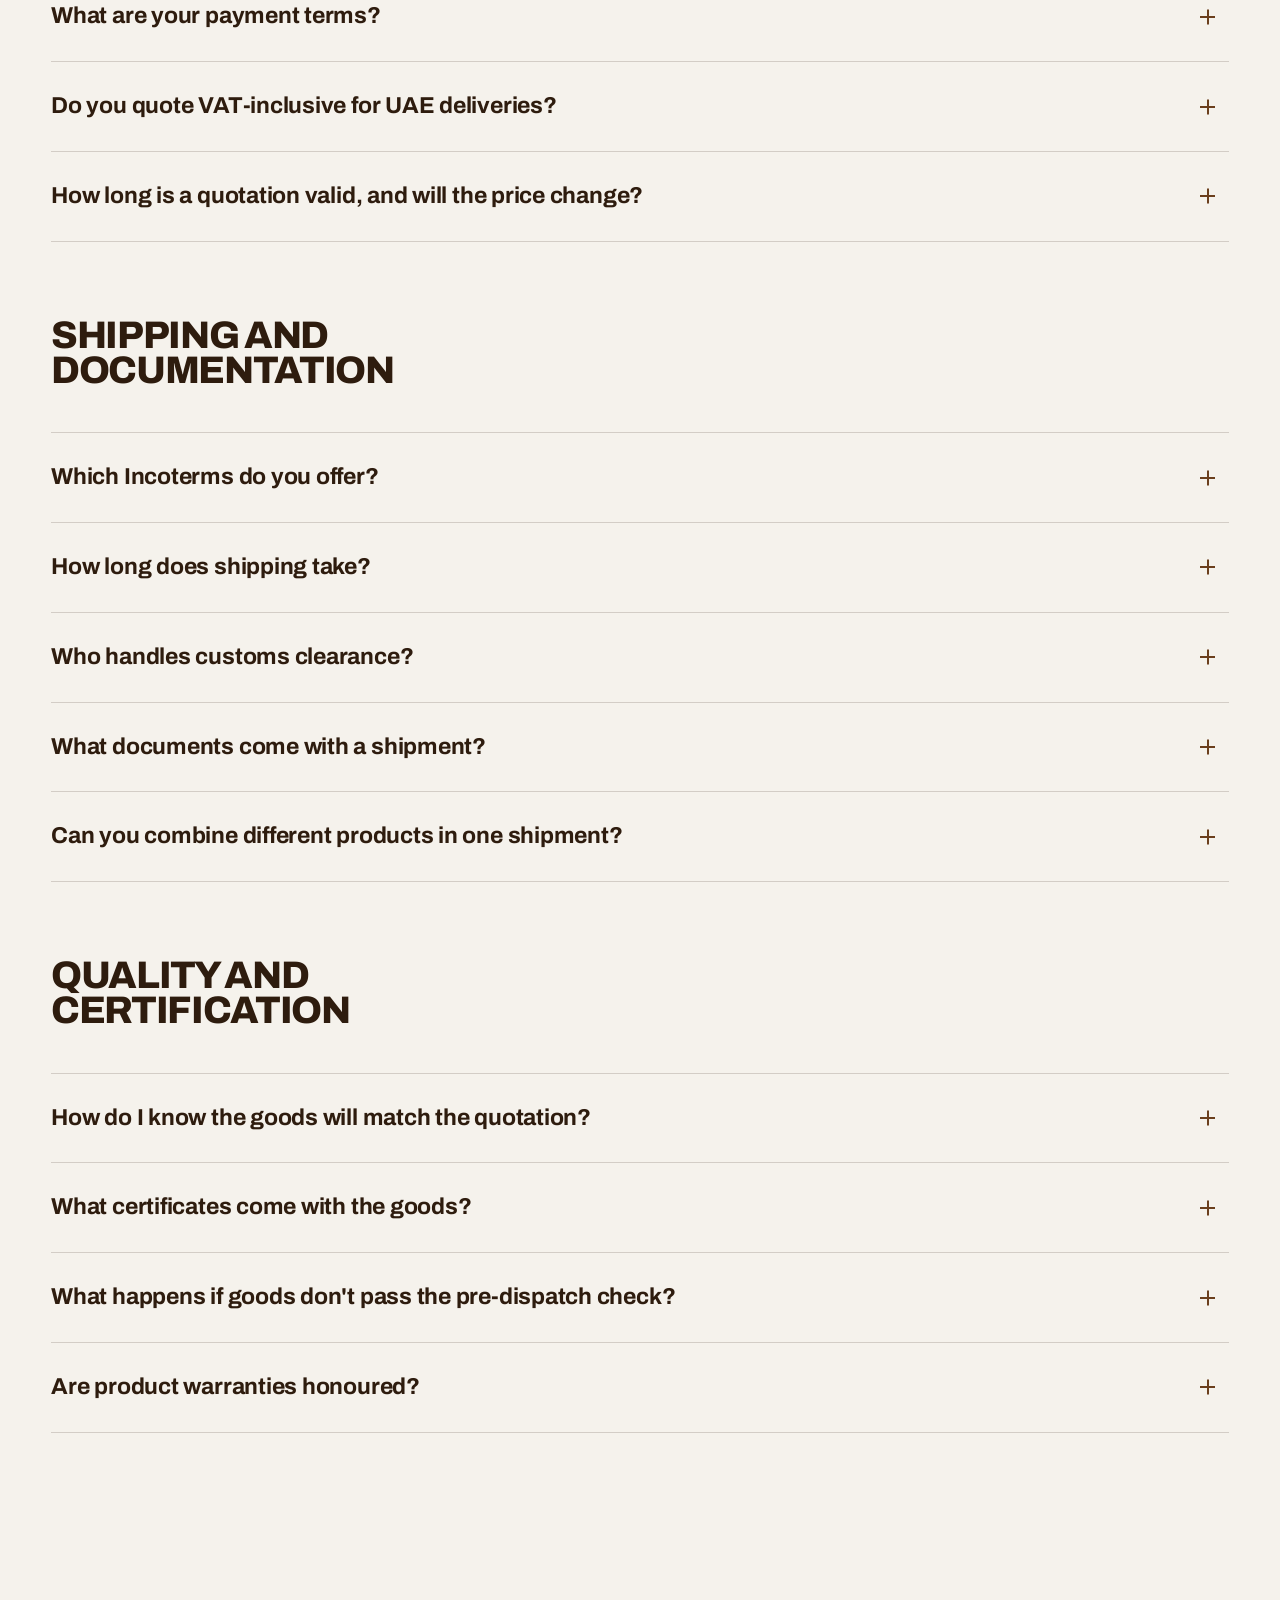
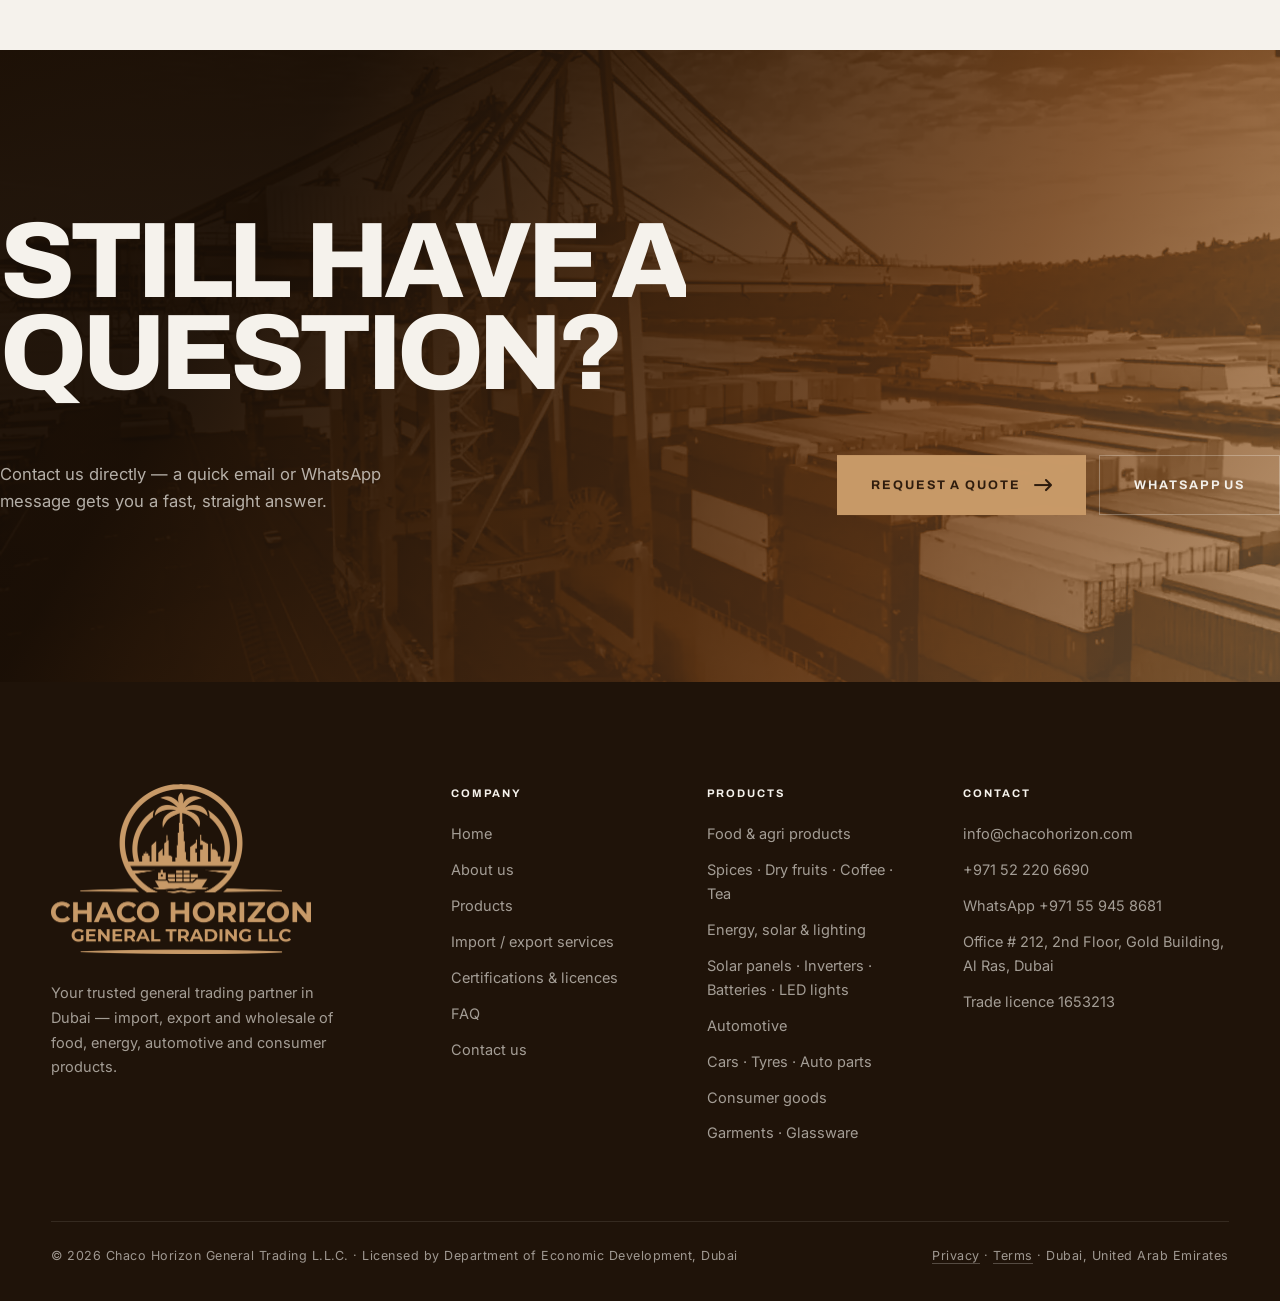
<file: public_html/faq.html>
<!doctype html>
<html lang="en">
<head>
<meta charset="utf-8">
<meta name="viewport" content="width=device-width, initial-scale=1, viewport-fit=cover">
<!-- JS-dependent initial states (hidden reveals, curtain, menu links) are scoped to html.js -->
<script>document.documentElement.classList.add('js')</script>
<title>FAQ: Ordering, Pricing &amp; Shipping | Chaco Horizon, Dubai</title>
<meta name="description" content="Minimum quantities, samples, payment terms, VAT, Incoterms, documentation and quality assurance — answered for buyers.">
<link rel="canonical" href="https://www.chacohorizon.com/faq.html">
<meta name="theme-color" content="#2E1C0E">
<link rel="icon" type="image/png" sizes="64x64" href="favicon.png">
<link rel="apple-touch-icon" sizes="180x180" href="apple-touch-icon.png">
<meta property="og:type" content="website">
<meta property="og:site_name" content="Chaco Horizon General Trading LLC">
<meta property="og:title" content="FAQ: Ordering, Pricing &amp; Shipping | Chaco Horizon, Dubai">
<meta property="og:description" content="Minimum quantities, samples, payment terms, VAT, Incoterms, documentation and quality assurance — answered for buyers.">
<meta property="og:url" content="https://www.chacohorizon.com/faq.html">
<meta property="og:image" content="https://www.chacohorizon.com/images/hero-dubai-port-1920.jpg">
<meta property="og:image:width" content="1200">
<meta property="og:image:height" content="630">
<meta name="twitter:card" content="summary_large_image">
<script type="application/ld+json">
{
  "@context": "https://schema.org",
  "@type": "Organization",
  "name": "Chaco Horizon General Trading LLC",
  "url": "https://www.chacohorizon.com/",
  "logo": "https://www.chacohorizon.com/logo/logo-mark-210.png",
  "image": "https://www.chacohorizon.com/images/og-logo.jpg",
  "legalName": "Chaco Horizon General Trading L.L.C.",
  "description": "Trusted general trading company in Dubai, UAE. Import, export and wholesale of quality spices, dry fruits, coffee, tea, solar panels, inverters, batteries, LED lights, cars, tyres, auto parts, garments and glassware. UAE Trade Licence 1653213.",
  "email": "info@chacohorizon.com",
  "telephone": "+971522206690",
  "address": {
    "@type": "PostalAddress",
    "streetAddress": "Office # 212, 2nd Floor, Gold Building, Al Ras, Deira",
    "addressLocality": "Dubai",
    "addressCountry": "AE"
  },
  "contactPoint": [{
    "@type": "ContactPoint",
    "contactType": "sales",
    "name": "Mr. Nisar Ahmed",
    "telephone": "+971522206690",
    "email": "info@chacohorizon.com",
    "availableLanguage": ["en"]
  }, {
    "@type": "ContactPoint",
    "contactType": "sales",
    "telephone": "+971559458681",
    "availableLanguage": ["en"]
  }]
}
</script>
<script type="application/ld+json">{"@context":"https://schema.org","@type":"FAQPage","mainEntity":[{"@type":"Question","name":"Is there a minimum order quantity?","acceptedAnswer":{"@type":"Answer","text":"Minimums depend on the product and whether it's supplied from stock or sourced to order. Tell us the quantity you have in mind and we'll confirm terms. Smaller quantities can often be consolidated with other shipments out of Dubai."}},{"@type":"Question","name":"Can I get a sample before committing?","acceptedAnswer":{"@type":"Answer","text":"Yes. Samples are available for most lines — spices and dry fruits in particular are usually approved on a sample first. Sample and courier costs are confirmed at the time of request."}},{"@type":"Question","name":"Which brands do you work with, and where are the goods made?","acceptedAnswer":{"@type":"Answer","text":"We work with established producers and manufacturers across our product categories, sourcing directly from producing regions. Brand and supplier details are shared with your quotation, as availability changes with the market, and country of origin is stated on every quotation and certificate of origin. We are not the exclusive agent for any brand unless stated on the quotation."}},{"@type":"Question","name":"Can you source something that isn't on your product list?","acceptedAnswer":{"@type":"Answer","text":"In most cases, yes. Send a specification, product photo or sample and we'll source it competitively through our supplier network. If we can't supply it at a quality we stand behind, we'll tell you straight away."}},{"@type":"Question","name":"What are your payment terms?","acceptedAnswer":{"@type":"Answer","text":"Payment terms are agreed per order and confirmed in writing on the proforma invoice. Bank details are issued on the proforma invoice only and never change mid-order."}},{"@type":"Question","name":"Do you quote VAT-inclusive for UAE deliveries?","acceptedAnswer":{"@type":"Answer","text":"UAE deliveries are invoiced on a UAE tax invoice with VAT shown separately. Exports are zero-rated with proof of export."}},{"@type":"Question","name":"How long is a quotation valid, and will the price change?","acceptedAnswer":{"@type":"Answer","text":"The validity period is stated on each quotation, which is issued in the currency agreed with you — typically AED or USD. Once you accept a proforma invoice within that period, the price is fixed."}},{"@type":"Question","name":"Which Incoterms do you offer?","acceptedAnswer":{"@type":"Answer","text":"FOB, CIF, DAP and DDP, with EXW and CFR on request. For buyers inside the UAE we quote delivered to your site or warehouse. Our import / export page explains each term in plain language."}},{"@type":"Question","name":"How long does shipping take?","acceptedAnswer":{"@type":"Answer","text":"It depends on the route and mode — road within the Gulf, sea from Jebel Ali, or air for urgent items. Transit time is confirmed on your quotation together with the lead time for the goods."}},{"@type":"Question","name":"Who handles customs clearance?","acceptedAnswer":{"@type":"Answer","text":"On FOB, CIF and DAP terms, clearance is handled by you or your agent — and we supply every document they'll need. On DDP orders and deliveries within the UAE, we handle it."}},{"@type":"Question","name":"What documents come with a shipment?","acceptedAnswer":{"@type":"Answer","text":"Commercial invoice, packing list, certificate of origin and bill of lading or airway bill as standard, plus any health, conformity, attestation or legalisation documents your port of entry requires."}},{"@type":"Question","name":"Can you combine different products in one shipment?","acceptedAnswer":{"@type":"Answer","text":"Yes. Mixed consignments — for example spices and tyres for the same buyer — can be consolidated in Dubai and shipped as one container, which is usually the most economical option when no single line fills a container."}},{"@type":"Question","name":"How do I know the goods will match the quotation?","acceptedAnswer":{"@type":"Answer","text":"Every consignment is checked against the agreed grade or specification before dispatch — quantities, packing and marking verified and supplier certificates collected. Photographs are available on request, and we're happy to coordinate with your own third-party inspector."}},{"@type":"Question","name":"What certificates come with the goods?","acceptedAnswer":{"@type":"Answer","text":"For food products: health, phytosanitary or origin certificates where your destination requires them. For solar equipment: manufacturer datasheets, test reports and warranty documents. Tell us the destination and any utility approvals needed at enquiry stage, so the right paperwork is arranged in time."}},{"@type":"Question","name":"What happens if goods don't pass the pre-dispatch check?","acceptedAnswer":{"@type":"Answer","text":"They don't ship until the issue is resolved with the supplier. We will never ask you to accept goods that don't meet the agreed specification."}},{"@type":"Question","name":"Are product warranties honoured?","acceptedAnswer":{"@type":"Answer","text":"Manufacturer warranties are provided by the manufacturer, and we supply from producers who document their products properly. We hold that documentation on file so any claim is well supported."}}]}</script>
  <script type="module" crossorigin src="./assets/cursor-CHx5mGN1.js"></script>
  <script type="module" crossorigin src="./assets/inner-DlZzteVC.js"></script>
  <link rel="stylesheet" crossorigin href="./assets/cursor-rp7mGP0h.css">
  <link rel="stylesheet" crossorigin href="./assets/inner-ZSBf4MN5.css">
</head>
<body>

<a class="skip" href="#top">Skip to content</a>
<div id="prog" aria-hidden="true"></div>
<div id="cur" aria-hidden="true"></div>
<div id="curRing" aria-hidden="true"></div>

<div id="curtain" aria-hidden="true">
  <div class="pre">
    <img class="mark" src="logo/logo-mark-210.png" width="70" height="70" alt="" decoding="async">
    <div class="pre-word"><b>Chaco Horizon</b><span>General Trading LLC</span></div>
    <div class="pre-bar"><i id="preBar"></i></div>
  </div>
</div>
<header class="nav" id="nav">
  <div class="wrap nav-in">
    <a class="brand" href="index.html" aria-label="Chaco Horizon General Trading, home">
      <img src="logo/logo-mark-120.png" width="40" height="40" alt="" decoding="async">
      <span><b>Chaco Horizon</b><span>General Trading LLC</span></span>
    </a>
    <nav class="links" aria-label="Main">
      <a href="about.html" data-nav="about">About</a>
      <a href="products.html" data-nav="products">Products</a>
      <a href="import-export.html" data-nav="import-export">Import / Export</a>
      <a href="certifications.html" data-nav="certifications">Certifications</a>
      <a href="faq.html" data-nav="faq" aria-current="page">FAQ</a>
      <a href="contact.html" data-nav="contact">Contact</a>
    </nav>
    <button class="navq" data-quote><span class="navq-long">Get a quote</span><span class="navq-short">Quote</span></button>
    <button class="burger" id="burger" aria-label="Open menu" aria-expanded="false" aria-controls="menu">
      <span></span><span></span><span></span>
    </button>
  </div>
</header>
<!-- ===== mobile menu ===== -->
<div id="menu" role="dialog" aria-modal="true" aria-label="Menu" aria-hidden="true" inert>
  <nav aria-label="Mobile">
    <a href="index.html" data-nav="index"><span>Home</span></a>
    <a href="about.html" data-nav="about"><span>About</span></a>
    <a href="products.html" data-nav="products"><span>Products</span></a>
    <a href="import-export.html" data-nav="import-export"><span>Import / Export</span></a>
    <a href="certifications.html" data-nav="certifications"><span>Certifications</span></a>
    <a href="faq.html" data-nav="faq" aria-current="page"><span>FAQ</span></a>
    <a href="contact.html" data-nav="contact"><span>Contact</span></a>
  </nav>
  <div class="mcta btns">
    <button class="btn" data-quote>Get a quote</button>
    <a class="btn btn-line" href="https://wa.me/971559458681" target="_blank" rel="noopener">WhatsApp</a>
  </div>
  <div class="mfoot">
    <a href="mailto:info@chacohorizon.com">info@chacohorizon.com</a>
    <a href="tel:+971522206690">+971 52 220 6690</a>
  </div>
</div>

<!-- fixed bottom bar on phones: the two things a buyer actually does -->
<div class="mbar" aria-label="Quick contact">
  <a class="mbar-wa" href="https://wa.me/971559458681" target="_blank" rel="noopener">WhatsApp</a>
  <button class="mbar-q" data-quote>Get a quote</button>
</div>
<!-- ===== quote overlay ===== -->
<div id="quote" role="dialog" aria-modal="true" aria-label="Request a quote" aria-hidden="true" inert data-wa="971559458681">
  <div class="q-bar">
    <b>Request a quote</b>
    <button class="q-close" id="qClose">Close
      <svg width="15" height="15" viewBox="0 0 16 16" fill="none" aria-hidden="true"><path d="M2 2l12 12M14 2L2 14" stroke="currentColor" stroke-width="2" stroke-linecap="round"/></svg>
    </button>
  </div>
  <div class="q-prog"><i id="qProg"></i></div>

  <div class="q-body">
    <form class="q-inner" id="qForm" novalidate>
      <div class="q-step on" data-step data-require="cat">
        <p class="q-ix">Step 01</p>
        <h3>What Are You Looking to Source?</h3>
        <p class="q-hint">Pick the closest category. You can add detail at the end.</p>
        <div class="q-opts">
          <div class="q-opt"><input type="radio" id="c1" name="cat" value="Food &amp; agri - spices, dry fruits, coffee, tea"><label for="c1">Food &amp; agri — spices, dry fruits, coffee, tea</label></div>
          <div class="q-opt"><input type="radio" id="c2" name="cat" value="Energy &amp; lighting - solar panels, inverters, batteries, LED lights"><label for="c2">Energy &amp; lighting — solar panels, inverters, batteries, LED lights</label></div>
          <div class="q-opt"><input type="radio" id="c3" name="cat" value="Automotive - cars, tyres, auto parts"><label for="c3">Automotive — cars, tyres, auto parts</label></div>
          <div class="q-opt"><input type="radio" id="c4" name="cat" value="Consumer goods - garments, glassware"><label for="c4">Consumer goods — garments, glassware</label></div>
          <div class="q-opt"><input type="radio" id="c5" name="cat" value="Something else"><label for="c5">Something else</label></div>
        </div>
        <p class="q-err" role="alert"></p>
      </div>

      <div class="q-step" data-step data-require="vol">
        <p class="q-ix">Step 02</p>
        <h3>Roughly How Much?</h3>
        <p class="q-hint">An estimate is fine — containers, tonnes, kilowatts or a unit count. It tells us which suppliers to approach.</p>
        <div class="q-opts">
          <div class="q-opt"><input type="radio" id="v1" name="vol" value="Under 1 container"><label for="v1">Under 1 container</label></div>
          <div class="q-opt"><input type="radio" id="v2" name="vol" value="1-5 containers"><label for="v2">1–5 containers</label></div>
          <div class="q-opt"><input type="radio" id="v3" name="vol" value="5-20 containers"><label for="v3">5–20 containers</label></div>
          <div class="q-opt"><input type="radio" id="v4" name="vol" value="20+ / ongoing supply"><label for="v4">20+ / ongoing supply</label></div>
          <div class="q-opt"><input type="radio" id="v5" name="vol" value="In units or kW - see notes"><label for="v5">In units or kW — I'll say in the notes</label></div>
        </div>
        <p class="q-err" role="alert"></p>
      </div>

      <div class="q-step" data-step data-require="port,inco">
        <p class="q-ix">Step 03</p>
        <h3>Where Is It Going?</h3>
        <p class="q-hint">Destination port or city, and the terms you normally buy on.</p>
        <div class="q-fields">
          <div class="q-f full"><label for="port">Destination port or city</label><input id="port" name="port" type="text" autocomplete="off"></div>
        </div>
        <p class="q-lab" id="inco-lab">Incoterm</p>
        <div class="q-opts q-opts-5" role="radiogroup" aria-labelledby="inco-lab">
          <div class="q-opt"><input type="radio" id="i1" name="inco" value="FOB"><label for="i1">FOB</label></div>
          <div class="q-opt"><input type="radio" id="i2" name="inco" value="CIF"><label for="i2">CIF</label></div>
          <div class="q-opt"><input type="radio" id="i3" name="inco" value="DDP"><label for="i3">DDP</label></div>
          <div class="q-opt"><input type="radio" id="i4" name="inco" value="Delivered UAE"><label for="i4">Delivered in the UAE</label></div>
          <div class="q-opt"><input type="radio" id="i5" name="inco" value="Not sure"><label for="i5">Not sure — advise me</label></div>
        </div>
        <p class="q-err" role="alert"></p>
      </div>

      <div class="q-step" data-step data-require="tim">
        <p class="q-ix">Step 04</p>
        <h3>When Do You Need It?</h3>
        <div class="q-opts">
          <div class="q-opt"><input type="radio" id="t1" name="tim" value="As soon as possible"><label for="t1">As soon as possible</label></div>
          <div class="q-opt"><input type="radio" id="t2" name="tim" value="Within 1-2 months"><label for="t2">Within 1–2 months</label></div>
          <div class="q-opt"><input type="radio" id="t3" name="tim" value="3-6 months out"><label for="t3">3–6 months out</label></div>
          <div class="q-opt"><input type="radio" id="t4" name="tim" value="Planning / budgeting"><label for="t4">Planning / budgeting</label></div>
        </div>
        <p class="q-err" role="alert"></p>
      </div>

      <div class="q-step" data-step data-require="nm,em">
        <p class="q-ix">Step 05</p>
        <h3>Where Should We Send the Quote?</h3>
        <div class="q-fields">
          <div class="q-f"><label for="nm">Your name</label><input id="nm" name="name" type="text" autocomplete="name"></div>
          <div class="q-f"><label for="co">Company</label><input id="co" name="company" type="text" autocomplete="organization"></div>
          <div class="q-f"><label for="em">Email</label><input id="em" name="email" type="email" autocomplete="email"></div>
          <div class="q-f"><label for="ph">Phone or WhatsApp</label><input id="ph" name="phone" type="tel" autocomplete="tel"></div>
          <div class="q-f full"><label for="sp">Specification or notes</label><textarea id="sp" name="notes" rows="3"></textarea></div>
        </div>
        <p class="q-hint" style="margin-top:20px">Have a specification, datasheet or product list? Email it to <a href="mailto:info@chacohorizon.com" style="text-decoration:underline">info@chacohorizon.com</a> quoting your name and we will attach it to this enquiry.</p>
        <p class="q-consent">By sending this you agree to our <a href="privacy.html">privacy notice</a>. We use your details only to answer this enquiry.</p>
        <!-- honeypot: hidden from people, filled by bots -->
        <div class="hp" aria-hidden="true"><label for="q-website">Website</label><input id="q-website" name="website" type="text" tabindex="-1" autocomplete="off"></div>
        <p class="q-err" role="alert"></p>
      </div>

      <div class="q-done">
        <h3 style="max-width:20ch">Thank You — We've Received Your Request.</h3>
        <p class="q-hint" style="max-width:46ch">Our team will review your requirement and respond with a competitive quotation and lead time. For urgent enquiries, WhatsApp is the fastest way to reach us. Specifications or product lists can be sent to <a href="mailto:info@chacohorizon.com" style="text-decoration:underline">info@chacohorizon.com</a>.</p>
        <div class="btns"><a class="btn btn-line" id="qWa" href="https://wa.me/971559458681" target="_blank" rel="noopener">Send the same on WhatsApp</a></div>
      </div>
    </form>
  </div>

  <div class="q-nav">
    <button class="btn btn-line q-back" id="qBack" type="button" disabled>Back</button>
    <span class="q-count" id="qCount">01 / 05</span>
    <button class="btn q-next" id="qNext" type="button">Continue
      <svg width="18" height="12" viewBox="0 0 18 12" fill="none" aria-hidden="true"><path d="M1 6h15M12 1l5 5-5 5" stroke="currentColor" stroke-width="2" stroke-linecap="round" stroke-linejoin="round"/></svg>
    </button>
  </div>
</div>

<main id="top">

<section class="mast">
  <div class="shot">
  <picture>
    <source type="image/webp" srcset="images/hero-dubai-port-800.webp 800w, images/hero-dubai-port-1200.webp 1200w, images/hero-dubai-port-1920.webp 1920w" sizes="100vw">
    <img src="images/hero-dubai-port-1920.jpg" srcset="images/hero-dubai-port-800.jpg 800w, images/hero-dubai-port-1200.jpg 1200w, images/hero-dubai-port-1920.jpg 1920w" sizes="100vw" alt="" fetchpriority="high" decoding="async" width="1920" height="1080">
  </picture>
  <div class="slot" aria-hidden="true"></div>
</div>
  <div class="mast-veil" aria-hidden="true"></div>
  <div class="wrap">
    <div class="crumb"><i></i>Frequently Asked Questions</div>
    <h1>Everything You Need to Know Before You Order</h1>
    <p class="mast-lede">Quantities, samples, pricing, payment, shipping, documentation and quality — answered. If your question isn't here, contact us directly and we'll be glad to help.</p>
  </div>
</section>

<section class="sec light">
  <div class="wrap">
    <div class="faq-group">
      <h2 class="rv">Ordering</h2>
      <div class="faq">
        <!-- Removed 2026-09-21, answered in full on products.html:
             "What products do you trade?" -->
        <details><summary>Is there a minimum order quantity?</summary><div class="ans"><p>Minimums depend on the product and whether it's supplied from stock or sourced to order. Tell us the quantity you have in mind and we'll confirm terms. Smaller quantities can often be consolidated with other shipments out of Dubai.</p></div></details>
        <details><summary>Can I get a sample before committing?</summary><div class="ans"><p>Yes. Samples are available for most lines — spices and dry fruits in particular are usually approved on a sample first. Sample and courier costs are confirmed at the time of request.</p></div></details>
        <details><summary>Which brands do you work with, and where are the goods made?</summary><div class="ans"><p>We work with established producers and manufacturers across our product categories, sourcing directly from producing regions. Brand and supplier details are shared with your quotation, as availability changes with the market, and country of origin is stated on every quotation and certificate of origin. We are not the exclusive agent for any brand unless stated on the quotation.</p></div></details>
        <!-- Removed 2026-09-21 (not a purchase-blocking question):
             "Do you supply individuals, or only businesses?" -->
        <details><summary>Can you source something that isn't on your product list?</summary><div class="ans"><p>In most cases, yes. Send a specification, product photo or sample and we'll source it competitively through our supplier network. If we can't supply it at a quality we stand behind, we'll tell you straight away.</p></div></details>
        <!-- Removed 2026-09-21 (vague answer until stock policy is confirmed):
             "Do you hold stock in Dubai?" -->
      </div>
    </div>

    <div class="faq-group">
      <h2 class="rv">Pricing and Payment</h2>
      <div class="faq">
        <!-- Removed 2026-09-21 (explains an absence rather than answering a
             buyer's question): "Why don't you publish prices?" -->
        <details><summary>What are your payment terms?</summary><div class="ans"><p>Payment terms are agreed per order and confirmed in writing on the proforma invoice. Bank details are issued on the proforma invoice only and never change mid-order.</p></div></details>
        <details><summary>Do you quote VAT-inclusive for UAE deliveries?</summary><div class="ans"><p>UAE deliveries are invoiced on a UAE tax invoice with VAT shown separately. Exports are zero-rated with proof of export.</p></div></details>
        <details><summary>How long is a quotation valid, and will the price change?</summary><div class="ans"><p>The validity period is stated on each quotation, which is issued in the currency agreed with you — typically AED or USD. Once you accept a proforma invoice within that period, the price is fixed.</p></div></details>
      </div>
    </div>

    <div class="faq-group">
      <h2 class="rv">Shipping and Documentation</h2>
      <div class="faq">
        <details><summary>Which Incoterms do you offer?</summary><div class="ans"><p>FOB, CIF, DAP and DDP, with EXW and CFR on request. For buyers inside the UAE we quote delivered to your site or warehouse. Our <a href="import-export.html">import / export page</a> explains each term in plain language.</p></div></details>
        <details><summary>How long does shipping take?</summary><div class="ans"><p>It depends on the route and mode — road within the Gulf, sea from Jebel Ali, or air for urgent items. Transit time is confirmed on your quotation together with the lead time for the goods.</p></div></details>
        <details><summary>Who handles customs clearance?</summary><div class="ans"><p>On FOB, CIF and DAP terms, clearance is handled by you or your agent — and we supply every document they'll need. On DDP orders and deliveries within the UAE, we handle it.</p></div></details>
        <details><summary>What documents come with a shipment?</summary><div class="ans"><p>Commercial invoice, packing list, certificate of origin and bill of lading or airway bill as standard, plus any health, conformity, attestation or legalisation documents your port of entry requires.</p></div></details>
        <details><summary>Can you combine different products in one shipment?</summary><div class="ans"><p>Yes. Mixed consignments — for example spices and tyres for the same buyer — can be consolidated in Dubai and shipped as one container, which is usually the most economical option when no single line fills a container.</p></div></details>
      </div>
    </div>

    <div class="faq-group">
      <h2 class="rv">Quality and Certification</h2>
      <div class="faq">
        <details><summary>How do I know the goods will match the quotation?</summary><div class="ans"><p>Every consignment is checked against the agreed grade or specification before dispatch — quantities, packing and marking verified and supplier certificates collected. Photographs are available on request, and we're happy to coordinate with your own third-party inspector.</p></div></details>
        <details><summary>What certificates come with the goods?</summary><div class="ans"><p>For food products: health, phytosanitary or origin certificates where your destination requires them. For solar equipment: manufacturer datasheets, test reports and warranty documents. Tell us the destination and any utility approvals needed at enquiry stage, so the right paperwork is arranged in time.</p></div></details>
        <details><summary>What happens if goods don't pass the pre-dispatch check?</summary><div class="ans"><p>They don't ship until the issue is resolved with the supplier. We will never ask you to accept goods that don't meet the agreed specification.</p></div></details>
        <details><summary>Are product warranties honoured?</summary><div class="ans"><p>Manufacturer warranties are provided by the manufacturer, and we supply from producers who document their products properly. We hold that documentation on file so any claim is well supported.</p></div></details>
      </div>
    </div>

    <!-- "Working with us" group removed 2026-09-21: all four questions were
         answered in full elsewhere — who you'll deal with and where we are on
         contact.html, and how to verify the company on certifications.html. -->
  </div>
</section>

<section class="endcta">
  <div class="shot">
  <picture>
    <source type="image/webp" srcset="images/cta-port-dusk-800.webp 800w, images/cta-port-dusk-1200.webp 1200w, images/cta-port-dusk-1600.webp 1600w, images/cta-port-dusk-2400.webp 2400w" sizes="100vw">
    <img src="images/cta-port-dusk-2400.jpg" srcset="images/cta-port-dusk-800.jpg 800w, images/cta-port-dusk-1200.jpg 1200w, images/cta-port-dusk-1600.jpg 1600w, images/cta-port-dusk-2400.jpg 2400w" sizes="100vw" alt="" loading="lazy" decoding="async" width="2400" height="1400">
  </picture>
  <div class="slot" aria-hidden="true"></div>
</div>
  <div class="veil" aria-hidden="true"></div>
  <div class="wrap in">
    <h2 data-wr>Still Have a Question?</h2>
    <div class="row">
      <p class="rv">Contact us directly — a quick email or WhatsApp message gets you a fast, straight answer.</p>
      <div class="btns rv">
        <button class="btn" data-quote>Request a quote
          <svg width="18" height="12" viewBox="0 0 18 12" fill="none" aria-hidden="true"><path d="M1 6h15M12 1l5 5-5 5" stroke="currentColor" stroke-width="2" stroke-linecap="round" stroke-linejoin="round"/></svg>
        </button>
        <a class="btn btn-line" href="https://wa.me/971559458681" target="_blank" rel="noopener">WhatsApp us</a>
      </div>
    </div>
  </div>
</section>

</main>

<footer>
  <div class="wrap">
    <div class="f-grid">
      <div>
        <a class="f-logo" href="index.html" aria-label="Chaco Horizon General Trading, home">
          <img src="logo/logo-full-light-520.png" width="260" height="171" alt="Chaco Horizon General Trading LLC" loading="lazy" decoding="async">
        </a>
        <p class="f-note">Your trusted general trading partner in Dubai — import, export and wholesale of food, energy, automotive and consumer products.</p>
      </div>
      <div><h5>Company</h5><ul>
        <li><a href="index.html">Home</a></li><li><a href="about.html">About us</a></li>
        <li><a href="products.html">Products</a></li><li><a href="import-export.html">Import / export services</a></li>
        <li><a href="certifications.html">Certifications &amp; licences</a></li><li><a href="faq.html">FAQ</a></li>
        <li><a href="contact.html">Contact us</a></li>
      </ul></div>
      <div><h5>Products</h5><ul>
        <li><a href="products.html#food">Food &amp; agri products</a></li>
        <li><a href="products.html#food">Spices · Dry fruits · Coffee · Tea</a></li>
        <li><a href="products.html#energy">Energy, solar &amp; lighting</a></li>
        <li><a href="products.html#energy">Solar panels · Inverters · Batteries · LED lights</a></li>
        <li><a href="products.html#automotive">Automotive</a></li>
        <li><a href="products.html#automotive">Cars · Tyres · Auto parts</a></li>
        <li><a href="products.html#consumer">Consumer goods</a></li>
        <li><a href="products.html#consumer">Garments · Glassware</a></li>
      </ul></div>
      <div><h5>Contact</h5><ul>
        <li><a href="mailto:info@chacohorizon.com">info@chacohorizon.com</a></li>
        <li><a href="tel:+971522206690">+971 52 220 6690</a></li>
        <li><a href="https://wa.me/971559458681" target="_blank" rel="noopener">WhatsApp +971 55 945 8681</a></li>
        <li>Office # 212, 2nd Floor, Gold Building, Al Ras, Dubai</li>
        <li>Trade licence 1653213</li>
      </ul></div>
    </div>
    <div class="f-bot">
      <span>© <span data-year>2026</span> Chaco Horizon General Trading L.L.C. · Licensed by Department of Economic Development, Dubai</span>
      <span class="f-legal"><a href="privacy.html">Privacy</a> · <a href="terms.html">Terms</a> · Dubai, United Arab Emirates</span>
    </div>
  </div>
</footer>

</body>
</html>
</file>
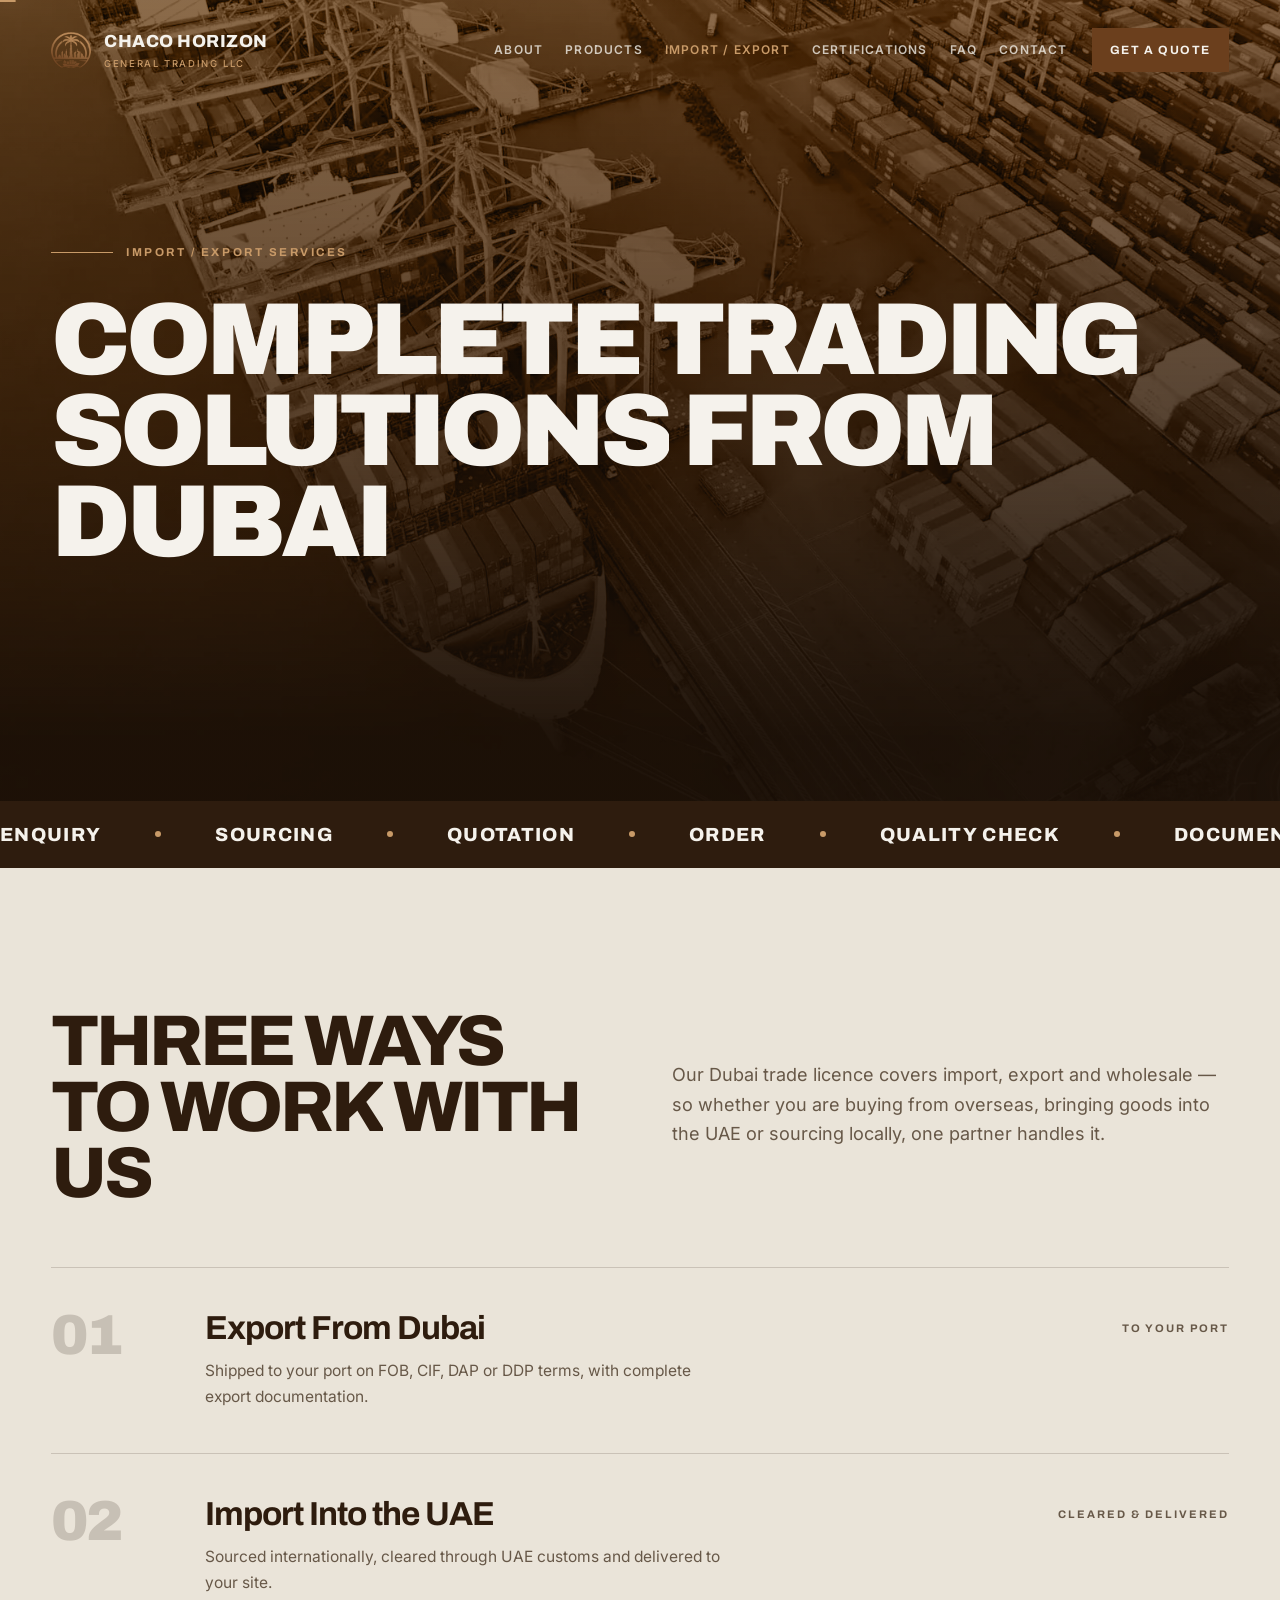
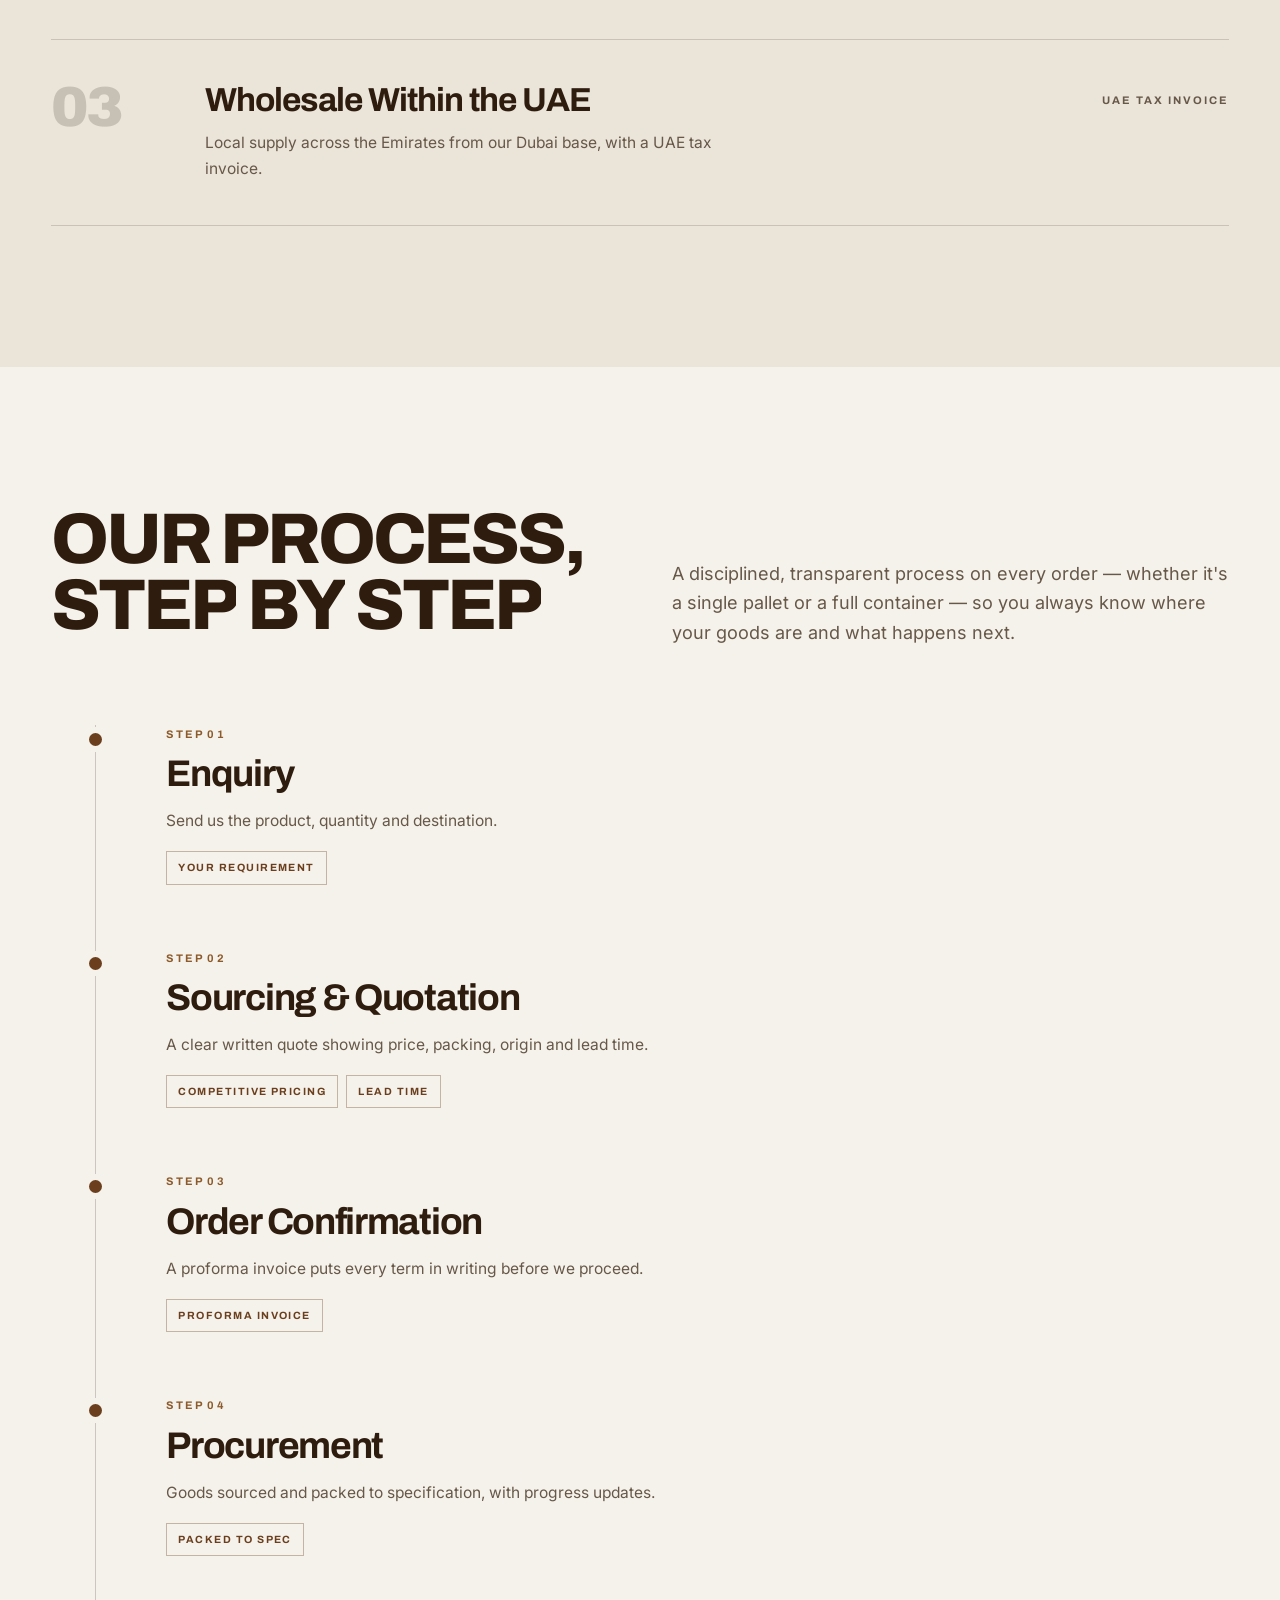
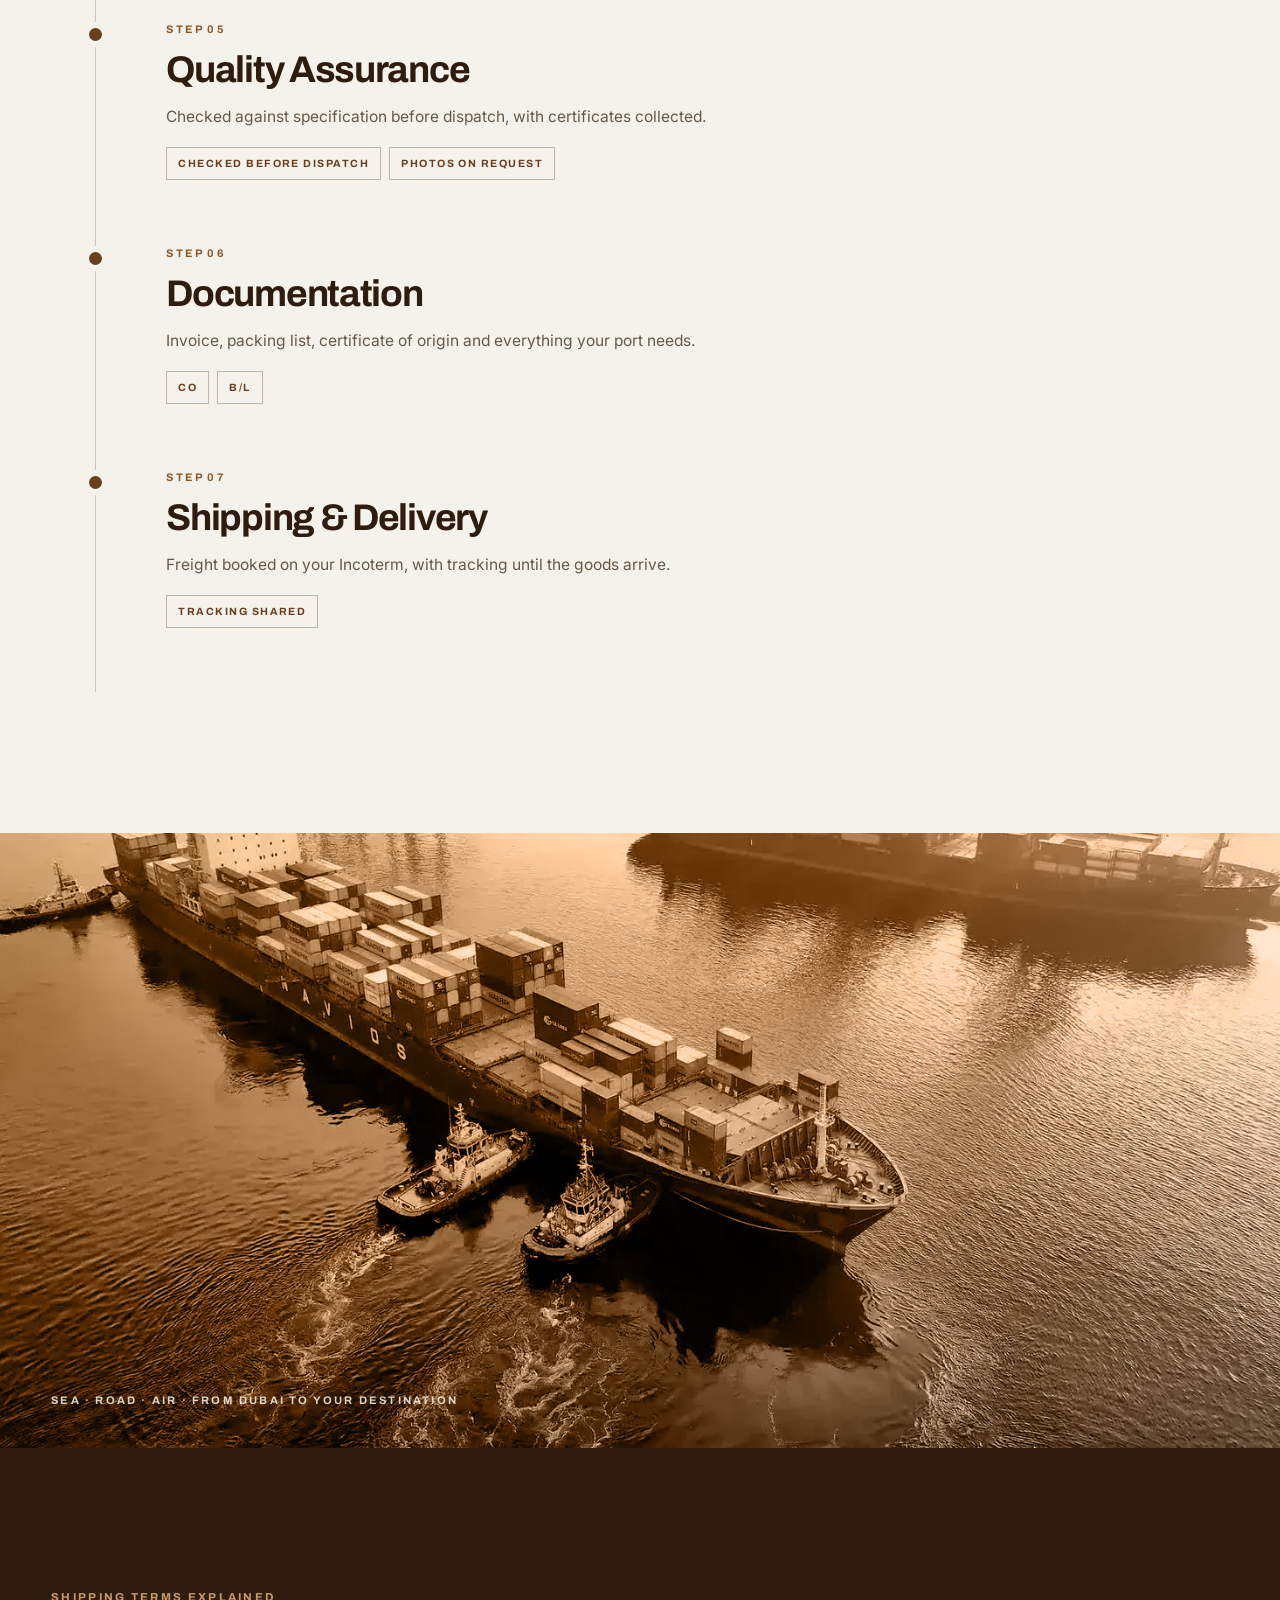
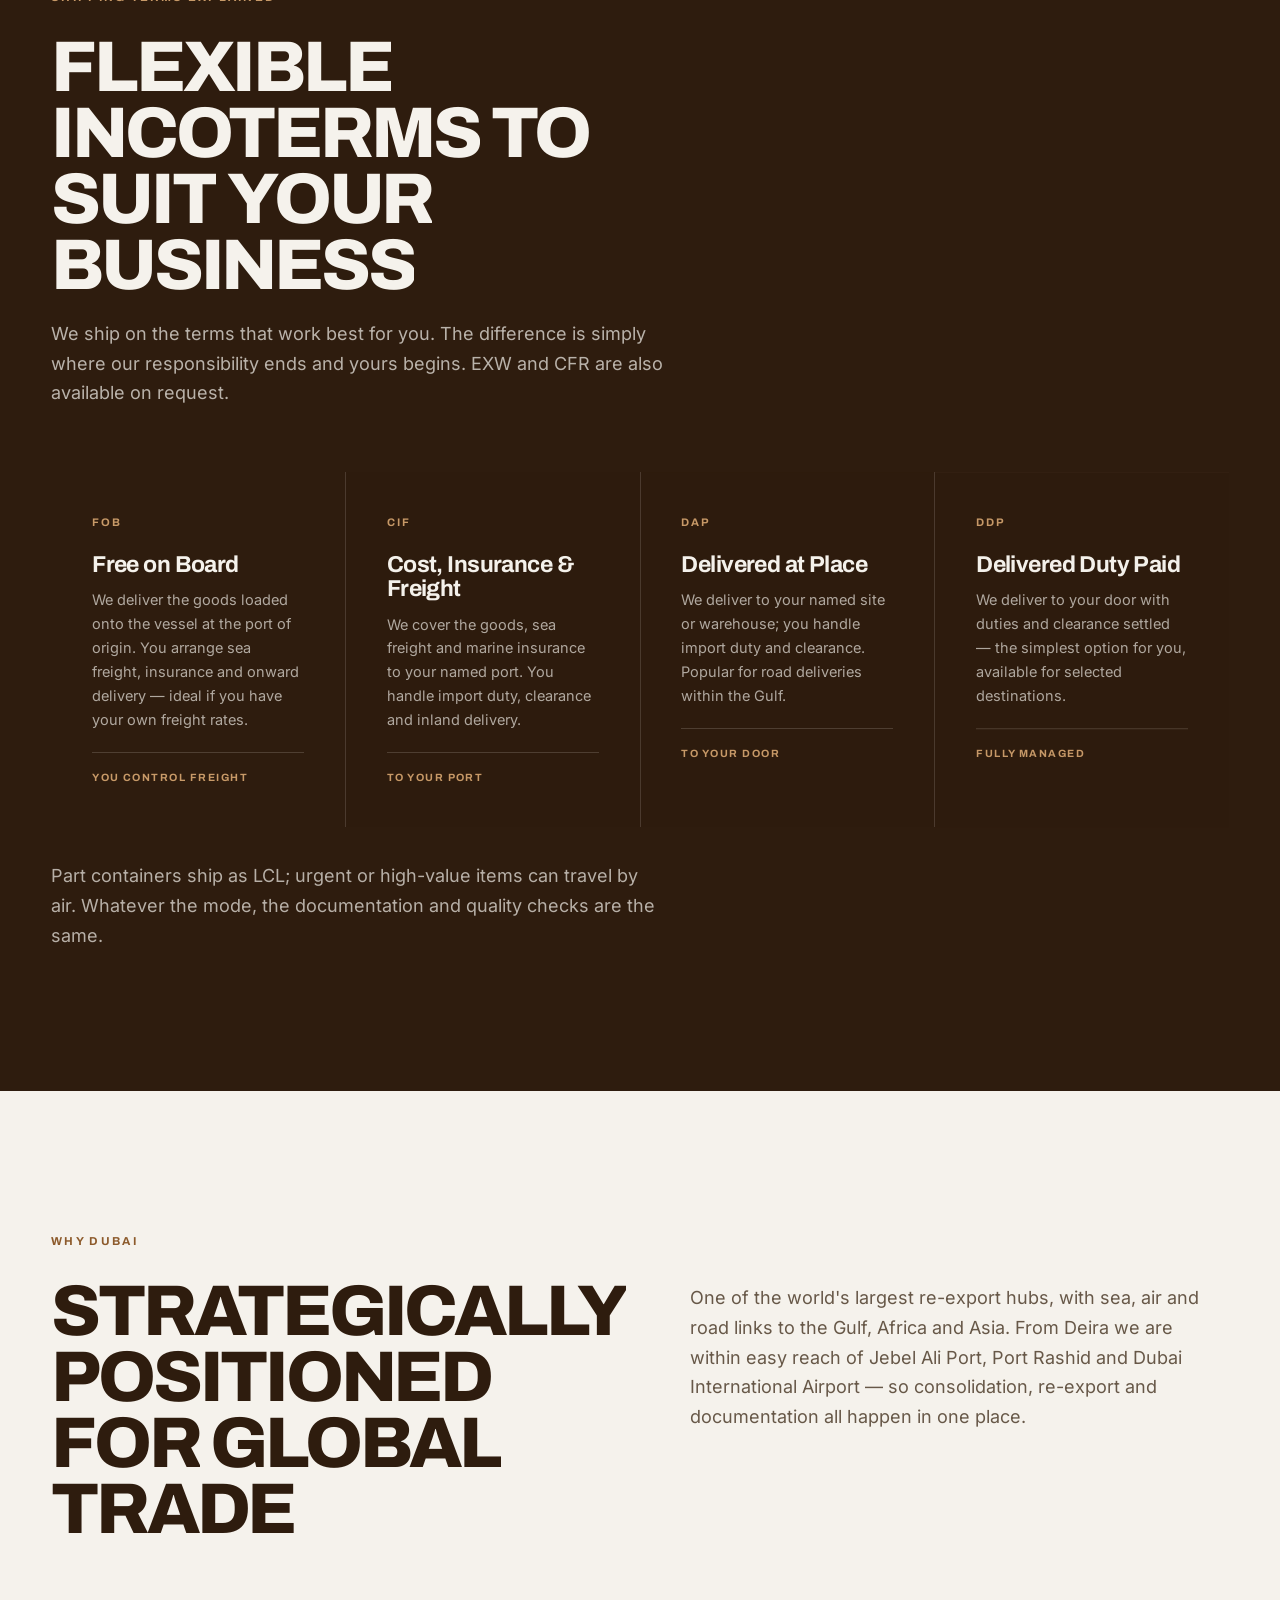
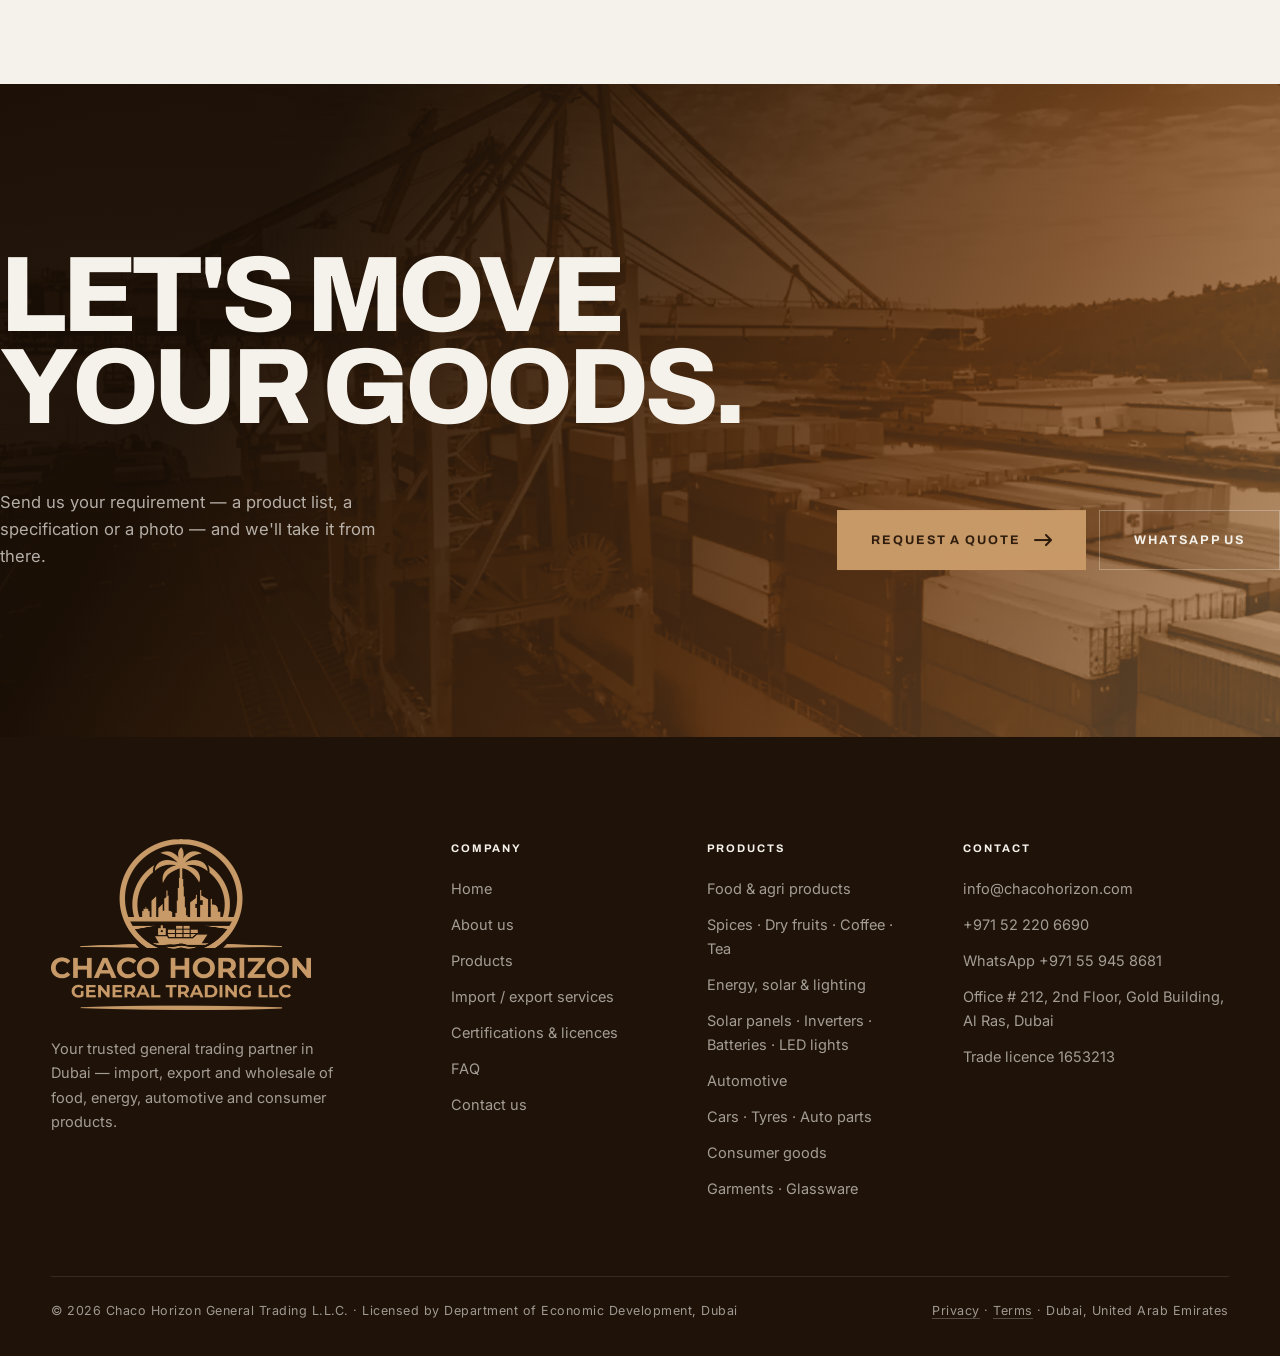
<file: public_html/import-export.html>
<!doctype html>
<html lang="en">
<head>
<meta charset="utf-8">
<meta name="viewport" content="width=device-width, initial-scale=1, viewport-fit=cover">
<!-- JS-dependent initial states (hidden reveals, curtain, menu links) are scoped to html.js -->
<script>document.documentElement.classList.add('js')</script>
<title>Import, Export &amp; Wholesale | Chaco Horizon Dubai</title>
<meta name="description" content="Sourcing, quality assurance, documentation and delivery on FOB, CIF, DAP or DDP terms, plus wholesale supply across the UAE.">
<link rel="canonical" href="https://www.chacohorizon.com/import-export.html">
<meta name="theme-color" content="#2E1C0E">
<link rel="icon" type="image/png" sizes="64x64" href="favicon.png">
<link rel="apple-touch-icon" sizes="180x180" href="apple-touch-icon.png">
<meta property="og:type" content="website">
<meta property="og:site_name" content="Chaco Horizon General Trading LLC">
<meta property="og:title" content="Import, Export &amp; Wholesale | Chaco Horizon Dubai">
<meta property="og:description" content="Sourcing, quality assurance, documentation and delivery on FOB, CIF, DAP or DDP terms, plus wholesale supply across the UAE.">
<meta property="og:url" content="https://www.chacohorizon.com/import-export.html">
<meta property="og:image" content="https://www.chacohorizon.com/images/hero-dubai-port-1920.jpg">
<meta property="og:image:width" content="1200">
<meta property="og:image:height" content="630">
<meta name="twitter:card" content="summary_large_image">
<script type="application/ld+json">
{
  "@context": "https://schema.org",
  "@type": "Organization",
  "name": "Chaco Horizon General Trading LLC",
  "url": "https://www.chacohorizon.com/",
  "logo": "https://www.chacohorizon.com/logo/logo-mark-210.png",
  "image": "https://www.chacohorizon.com/images/og-logo.jpg",
  "legalName": "Chaco Horizon General Trading L.L.C.",
  "description": "Trusted general trading company in Dubai, UAE. Import, export and wholesale of quality spices, dry fruits, coffee, tea, solar panels, inverters, batteries, LED lights, cars, tyres, auto parts, garments and glassware. UAE Trade Licence 1653213.",
  "email": "info@chacohorizon.com",
  "telephone": "+971522206690",
  "address": {
    "@type": "PostalAddress",
    "streetAddress": "Office # 212, 2nd Floor, Gold Building, Al Ras, Deira",
    "addressLocality": "Dubai",
    "addressCountry": "AE"
  },
  "contactPoint": [{
    "@type": "ContactPoint",
    "contactType": "sales",
    "name": "Mr. Nisar Ahmed",
    "telephone": "+971522206690",
    "email": "info@chacohorizon.com",
    "availableLanguage": ["en"]
  }, {
    "@type": "ContactPoint",
    "contactType": "sales",
    "telephone": "+971559458681",
    "availableLanguage": ["en"]
  }]
}
</script>
  <script type="module" crossorigin src="./assets/cursor-CHx5mGN1.js"></script>
  <script type="module" crossorigin src="./assets/inner-DlZzteVC.js"></script>
  <link rel="stylesheet" crossorigin href="./assets/cursor-rp7mGP0h.css">
  <link rel="stylesheet" crossorigin href="./assets/inner-ZSBf4MN5.css">
</head>
<body>

<a class="skip" href="#top">Skip to content</a>
<div id="prog" aria-hidden="true"></div>
<div id="cur" aria-hidden="true"></div>
<div id="curRing" aria-hidden="true"></div>

<div id="curtain" aria-hidden="true">
  <div class="pre">
    <img class="mark" src="logo/logo-mark-210.png" width="70" height="70" alt="" decoding="async">
    <div class="pre-word"><b>Chaco Horizon</b><span>General Trading LLC</span></div>
    <div class="pre-bar"><i id="preBar"></i></div>
  </div>
</div>
<header class="nav" id="nav">
  <div class="wrap nav-in">
    <a class="brand" href="index.html" aria-label="Chaco Horizon General Trading, home">
      <img src="logo/logo-mark-120.png" width="40" height="40" alt="" decoding="async">
      <span><b>Chaco Horizon</b><span>General Trading LLC</span></span>
    </a>
    <nav class="links" aria-label="Main">
      <a href="about.html" data-nav="about">About</a>
      <a href="products.html" data-nav="products">Products</a>
      <a href="import-export.html" data-nav="import-export" aria-current="page">Import / Export</a>
      <a href="certifications.html" data-nav="certifications">Certifications</a>
      <a href="faq.html" data-nav="faq">FAQ</a>
      <a href="contact.html" data-nav="contact">Contact</a>
    </nav>
    <button class="navq" data-quote><span class="navq-long">Get a quote</span><span class="navq-short">Quote</span></button>
    <button class="burger" id="burger" aria-label="Open menu" aria-expanded="false" aria-controls="menu">
      <span></span><span></span><span></span>
    </button>
  </div>
</header>
<!-- ===== mobile menu ===== -->
<div id="menu" role="dialog" aria-modal="true" aria-label="Menu" aria-hidden="true" inert>
  <nav aria-label="Mobile">
    <a href="index.html" data-nav="index"><span>Home</span></a>
    <a href="about.html" data-nav="about"><span>About</span></a>
    <a href="products.html" data-nav="products"><span>Products</span></a>
    <a href="import-export.html" data-nav="import-export" aria-current="page"><span>Import / Export</span></a>
    <a href="certifications.html" data-nav="certifications"><span>Certifications</span></a>
    <a href="faq.html" data-nav="faq"><span>FAQ</span></a>
    <a href="contact.html" data-nav="contact"><span>Contact</span></a>
  </nav>
  <div class="mcta btns">
    <button class="btn" data-quote>Get a quote</button>
    <a class="btn btn-line" href="https://wa.me/971559458681" target="_blank" rel="noopener">WhatsApp</a>
  </div>
  <div class="mfoot">
    <a href="mailto:info@chacohorizon.com">info@chacohorizon.com</a>
    <a href="tel:+971522206690">+971 52 220 6690</a>
  </div>
</div>

<!-- fixed bottom bar on phones: the two things a buyer actually does -->
<div class="mbar" aria-label="Quick contact">
  <a class="mbar-wa" href="https://wa.me/971559458681" target="_blank" rel="noopener">WhatsApp</a>
  <button class="mbar-q" data-quote>Get a quote</button>
</div>
<!-- ===== quote overlay ===== -->
<div id="quote" role="dialog" aria-modal="true" aria-label="Request a quote" aria-hidden="true" inert data-wa="971559458681">
  <div class="q-bar">
    <b>Request a quote</b>
    <button class="q-close" id="qClose">Close
      <svg width="15" height="15" viewBox="0 0 16 16" fill="none" aria-hidden="true"><path d="M2 2l12 12M14 2L2 14" stroke="currentColor" stroke-width="2" stroke-linecap="round"/></svg>
    </button>
  </div>
  <div class="q-prog"><i id="qProg"></i></div>

  <div class="q-body">
    <form class="q-inner" id="qForm" novalidate>
      <div class="q-step on" data-step data-require="cat">
        <p class="q-ix">Step 01</p>
        <h3>What Are You Looking to Source?</h3>
        <p class="q-hint">Pick the closest category. You can add detail at the end.</p>
        <div class="q-opts">
          <div class="q-opt"><input type="radio" id="c1" name="cat" value="Food &amp; agri - spices, dry fruits, coffee, tea"><label for="c1">Food &amp; agri — spices, dry fruits, coffee, tea</label></div>
          <div class="q-opt"><input type="radio" id="c2" name="cat" value="Energy &amp; lighting - solar panels, inverters, batteries, LED lights"><label for="c2">Energy &amp; lighting — solar panels, inverters, batteries, LED lights</label></div>
          <div class="q-opt"><input type="radio" id="c3" name="cat" value="Automotive - cars, tyres, auto parts"><label for="c3">Automotive — cars, tyres, auto parts</label></div>
          <div class="q-opt"><input type="radio" id="c4" name="cat" value="Consumer goods - garments, glassware"><label for="c4">Consumer goods — garments, glassware</label></div>
          <div class="q-opt"><input type="radio" id="c5" name="cat" value="Something else"><label for="c5">Something else</label></div>
        </div>
        <p class="q-err" role="alert"></p>
      </div>

      <div class="q-step" data-step data-require="vol">
        <p class="q-ix">Step 02</p>
        <h3>Roughly How Much?</h3>
        <p class="q-hint">An estimate is fine — containers, tonnes, kilowatts or a unit count. It tells us which suppliers to approach.</p>
        <div class="q-opts">
          <div class="q-opt"><input type="radio" id="v1" name="vol" value="Under 1 container"><label for="v1">Under 1 container</label></div>
          <div class="q-opt"><input type="radio" id="v2" name="vol" value="1-5 containers"><label for="v2">1–5 containers</label></div>
          <div class="q-opt"><input type="radio" id="v3" name="vol" value="5-20 containers"><label for="v3">5–20 containers</label></div>
          <div class="q-opt"><input type="radio" id="v4" name="vol" value="20+ / ongoing supply"><label for="v4">20+ / ongoing supply</label></div>
          <div class="q-opt"><input type="radio" id="v5" name="vol" value="In units or kW - see notes"><label for="v5">In units or kW — I'll say in the notes</label></div>
        </div>
        <p class="q-err" role="alert"></p>
      </div>

      <div class="q-step" data-step data-require="port,inco">
        <p class="q-ix">Step 03</p>
        <h3>Where Is It Going?</h3>
        <p class="q-hint">Destination port or city, and the terms you normally buy on.</p>
        <div class="q-fields">
          <div class="q-f full"><label for="port">Destination port or city</label><input id="port" name="port" type="text" autocomplete="off"></div>
        </div>
        <p class="q-lab" id="inco-lab">Incoterm</p>
        <div class="q-opts q-opts-5" role="radiogroup" aria-labelledby="inco-lab">
          <div class="q-opt"><input type="radio" id="i1" name="inco" value="FOB"><label for="i1">FOB</label></div>
          <div class="q-opt"><input type="radio" id="i2" name="inco" value="CIF"><label for="i2">CIF</label></div>
          <div class="q-opt"><input type="radio" id="i3" name="inco" value="DDP"><label for="i3">DDP</label></div>
          <div class="q-opt"><input type="radio" id="i4" name="inco" value="Delivered UAE"><label for="i4">Delivered in the UAE</label></div>
          <div class="q-opt"><input type="radio" id="i5" name="inco" value="Not sure"><label for="i5">Not sure — advise me</label></div>
        </div>
        <p class="q-err" role="alert"></p>
      </div>

      <div class="q-step" data-step data-require="tim">
        <p class="q-ix">Step 04</p>
        <h3>When Do You Need It?</h3>
        <div class="q-opts">
          <div class="q-opt"><input type="radio" id="t1" name="tim" value="As soon as possible"><label for="t1">As soon as possible</label></div>
          <div class="q-opt"><input type="radio" id="t2" name="tim" value="Within 1-2 months"><label for="t2">Within 1–2 months</label></div>
          <div class="q-opt"><input type="radio" id="t3" name="tim" value="3-6 months out"><label for="t3">3–6 months out</label></div>
          <div class="q-opt"><input type="radio" id="t4" name="tim" value="Planning / budgeting"><label for="t4">Planning / budgeting</label></div>
        </div>
        <p class="q-err" role="alert"></p>
      </div>

      <div class="q-step" data-step data-require="nm,em">
        <p class="q-ix">Step 05</p>
        <h3>Where Should We Send the Quote?</h3>
        <div class="q-fields">
          <div class="q-f"><label for="nm">Your name</label><input id="nm" name="name" type="text" autocomplete="name"></div>
          <div class="q-f"><label for="co">Company</label><input id="co" name="company" type="text" autocomplete="organization"></div>
          <div class="q-f"><label for="em">Email</label><input id="em" name="email" type="email" autocomplete="email"></div>
          <div class="q-f"><label for="ph">Phone or WhatsApp</label><input id="ph" name="phone" type="tel" autocomplete="tel"></div>
          <div class="q-f full"><label for="sp">Specification or notes</label><textarea id="sp" name="notes" rows="3"></textarea></div>
        </div>
        <p class="q-hint" style="margin-top:20px">Have a specification, datasheet or product list? Email it to <a href="mailto:info@chacohorizon.com" style="text-decoration:underline">info@chacohorizon.com</a> quoting your name and we will attach it to this enquiry.</p>
        <p class="q-consent">By sending this you agree to our <a href="privacy.html">privacy notice</a>. We use your details only to answer this enquiry.</p>
        <!-- honeypot: hidden from people, filled by bots -->
        <div class="hp" aria-hidden="true"><label for="q-website">Website</label><input id="q-website" name="website" type="text" tabindex="-1" autocomplete="off"></div>
        <p class="q-err" role="alert"></p>
      </div>

      <div class="q-done">
        <h3 style="max-width:20ch">Thank You — We've Received Your Request.</h3>
        <p class="q-hint" style="max-width:46ch">Our team will review your requirement and respond with a competitive quotation and lead time. For urgent enquiries, WhatsApp is the fastest way to reach us. Specifications or product lists can be sent to <a href="mailto:info@chacohorizon.com" style="text-decoration:underline">info@chacohorizon.com</a>.</p>
        <div class="btns"><a class="btn btn-line" id="qWa" href="https://wa.me/971559458681" target="_blank" rel="noopener">Send the same on WhatsApp</a></div>
      </div>
    </form>
  </div>

  <div class="q-nav">
    <button class="btn btn-line q-back" id="qBack" type="button" disabled>Back</button>
    <span class="q-count" id="qCount">01 / 05</span>
    <button class="btn q-next" id="qNext" type="button">Continue
      <svg width="18" height="12" viewBox="0 0 18 12" fill="none" aria-hidden="true"><path d="M1 6h15M12 1l5 5-5 5" stroke="currentColor" stroke-width="2" stroke-linecap="round" stroke-linejoin="round"/></svg>
    </button>
  </div>
</div>

<main id="top">

<section class="mast">
  <div class="shot">
  <picture>
    <source type="image/webp" srcset="images/hero-dubai-port-800.webp 800w, images/hero-dubai-port-1200.webp 1200w, images/hero-dubai-port-1920.webp 1920w" sizes="100vw">
    <img src="images/hero-dubai-port-1920.jpg" srcset="images/hero-dubai-port-800.jpg 800w, images/hero-dubai-port-1200.jpg 1200w, images/hero-dubai-port-1920.jpg 1920w" sizes="100vw" alt="" fetchpriority="high" decoding="async" width="1920" height="1080">
  </picture>
  <div class="slot" aria-hidden="true"></div>
</div>
  <div class="mast-veil" aria-hidden="true"></div>
  <div class="wrap">
    <div class="crumb"><i></i>Import / Export Services</div>
    <h1>Complete Trading Solutions From Dubai</h1>
    <p class="mast-lede">Export from Dubai to your port, import and clearance into the UAE, or wholesale supply across the Emirates — Chaco Horizon manages every stage, from sourcing and quality assurance to documentation and delivery.</p>
  </div>
</section>

<div class="ticker" aria-hidden="true">
  <div class="tick-track">
    <span>Enquiry</span><span>Sourcing</span><span>Quotation</span><span>Order</span><span>Quality check</span><span>Documentation</span><span>Shipping</span><span>Delivery</span>
    <span>Enquiry</span><span>Sourcing</span><span>Quotation</span><span>Order</span><span>Quality check</span><span>Documentation</span><span>Shipping</span><span>Delivery</span>
  </div>
</div>

<section class="sec tint">
  <div class="wrap">
    <div class="two" style="margin-bottom:clamp(30px,4vw,54px)">
      <h2 data-wr>Three Ways to Work With Us</h2>
      <div class="two-off">
        <p class="lede rv">Our Dubai trade licence covers import, export and wholesale — so whether you are buying from overseas, bringing goods into the UAE or sourcing locally, one partner handles it.</p>
      </div>
    </div>
    <div class="regions">
      <div class="region rv"><span class="rn">01</span>
        <div><h3>Export From Dubai</h3><p>Shipped to your port on FOB, CIF, DAP or DDP terms, with complete export documentation.</p></div>
        <span class="rx">To your port</span></div>
      <div class="region rv"><span class="rn">02</span>
        <div><h3>Import Into the UAE</h3><p>Sourced internationally, cleared through UAE customs and delivered to your site.</p></div>
        <span class="rx">Cleared &amp; delivered</span></div>
      <div class="region rv"><span class="rn">03</span>
        <div><h3>Wholesale Within the UAE</h3><p>Local supply across the Emirates from our Dubai base, with a UAE tax invoice.</p></div>
        <span class="rx">UAE tax invoice</span></div>
    </div>
  </div>
</section>

<section class="sec light">
  <div class="wrap">
    <div class="two">
      <h2 data-wr>Our Process, Step by Step</h2>
      <div class="two-off">
        <p class="lede rv">A disciplined, transparent process on every order — whether it's a single pallet or a full container — so you always know where your goods are and what happens next.</p>
      </div>
    </div>

    <div class="tl">
      <div class="tlrow rv"><span class="dot"></span>
        <span class="n">Step 01</span>
        <h3>Enquiry</h3>
        <p>Send us the product, quantity and destination.</p>
        <ul><li>Your requirement</li></ul>
      </div>

      <div class="tlrow rv"><span class="dot"></span>
        <span class="n">Step 02</span>
        <h3>Sourcing &amp; Quotation</h3>
        <p>A clear written quote showing price, packing, origin and lead time.</p>
        <ul><li>Competitive pricing</li><li>Lead time</li></ul>
      </div>

      <div class="tlrow rv"><span class="dot"></span>
        <span class="n">Step 03</span>
        <h3>Order Confirmation</h3>
        <p>A proforma invoice puts every term in writing before we proceed.</p>
        <ul><li>Proforma invoice</li></ul>
      </div>

      <div class="tlrow rv"><span class="dot"></span>
        <span class="n">Step 04</span>
        <h3>Procurement</h3>
        <p>Goods sourced and packed to specification, with progress updates.</p>
        <ul><li>Packed to spec</li></ul>
      </div>

      <div class="tlrow rv"><span class="dot"></span>
        <span class="n">Step 05</span>
        <h3>Quality Assurance</h3>
        <p>Checked against specification before dispatch, with certificates collected.</p>
        <ul><li>Checked before dispatch</li><li>Photos on request</li></ul>
      </div>

      <div class="tlrow rv"><span class="dot"></span>
        <span class="n">Step 06</span>
        <h3>Documentation</h3>
        <p>Invoice, packing list, certificate of origin and everything your port needs.</p>
        <ul><li>CO</li><li>B/L</li></ul>
      </div>

      <div class="tlrow rv"><span class="dot"></span>
        <span class="n">Step 07</span>
        <h3>Shipping &amp; Delivery</h3>
        <p>Freight booked on your Incoterm, with tracking until the goods arrive.</p>
        <ul><li>Tracking shared</li></ul>
      </div>
    </div>
  </div>
</section>

<div class="band bandwrap">
  <div class="shot" data-plx>
    <picture>
      <source type="image/webp" srcset="images/band-solar-farm-800.webp 800w, images/band-solar-farm-1600.webp 1600w, images/band-solar-farm-1920.webp 1920w" sizes="100vw">
      <img src="images/band-solar-farm-1920.jpg" srcset="images/band-solar-farm-800.jpg 800w, images/band-solar-farm-1600.jpg 1600w, images/band-solar-farm-1920.jpg 1920w" sizes="100vw" alt="" loading="lazy" decoding="async" width="1920" height="1080">
    </picture>
    <div class="slot" aria-hidden="true"></div>
  </div>
  <span class="band-tag">Sea · Road · Air · From Dubai to your destination</span>
</div>

<section class="sec dark">
  <div class="wrap">
    <p class="kick rv">Shipping terms explained</p>
    <h2 data-wr>Flexible Incoterms to Suit Your Business</h2>
    <p class="lede rv" style="margin-top:20px">We ship on the terms that work best for you. The difference is simply where our responsibility ends and yours begins. EXW and CFR are also available on request.</p>
    <div class="creds creds-4">
      <div class="cred rv">
        <span class="n">FOB</span>
        <h3>Free on Board</h3>
        <p>We deliver the goods loaded onto the vessel at the port of origin. You arrange sea freight, insurance and onward delivery — ideal if you have your own freight rates.</p>
        <div class="v">You control freight</div>
      </div>
      <div class="cred rv">
        <span class="n">CIF</span>
        <h3>Cost, Insurance &amp; Freight</h3>
        <p>We cover the goods, sea freight and marine insurance to your named port. You handle import duty, clearance and inland delivery.</p>
        <div class="v">To your port</div>
      </div>
      <div class="cred rv">
        <span class="n">DAP</span>
        <h3>Delivered at Place</h3>
        <p>We deliver to your named site or warehouse; you handle import duty and clearance. Popular for road deliveries within the Gulf.</p>
        <div class="v">To your door</div>
      </div>
      <div class="cred rv">
        <span class="n">DDP</span>
        <h3>Delivered Duty Paid</h3>
        <p>We deliver to your door with duties and clearance settled — the simplest option for you, available for selected destinations.</p>
        <div class="v">Fully managed</div>
      </div>
    </div>
    <p class="lede rv" style="margin-top:34px">Part containers ship as LCL; urgent or high-value items can travel by air. Whatever the mode, the documentation and quality checks are the same.</p>
  </div>
</section>

<section class="sec light">
  <div class="wrap">
    <div class="two">
      <div>
        <p class="kick rv">Why Dubai</p>
        <h2 data-wr>Strategically Positioned for Global Trade</h2>
      </div>
      <div class="two-off">
        <p class="lede rv">One of the world's largest re-export hubs, with sea, air and road links to the Gulf, Africa and Asia. From Deira we are within easy reach of Jebel Ali Port, Port Rashid and Dubai International Airport — so consolidation, re-export and documentation all happen in one place.</p>
        <!-- Once confirmed, name the sourcing countries and export markets here. -->
      </div>
    </div>
  </div>
</section>

<section class="endcta">
  <div class="shot">
  <picture>
    <source type="image/webp" srcset="images/cta-port-dusk-800.webp 800w, images/cta-port-dusk-1200.webp 1200w, images/cta-port-dusk-1600.webp 1600w, images/cta-port-dusk-2400.webp 2400w" sizes="100vw">
    <img src="images/cta-port-dusk-2400.jpg" srcset="images/cta-port-dusk-800.jpg 800w, images/cta-port-dusk-1200.jpg 1200w, images/cta-port-dusk-1600.jpg 1600w, images/cta-port-dusk-2400.jpg 2400w" sizes="100vw" alt="" loading="lazy" decoding="async" width="2400" height="1400">
  </picture>
  <div class="slot" aria-hidden="true"></div>
</div>
  <div class="veil" aria-hidden="true"></div>
  <div class="wrap in">
    <h2 data-wr>Let's Move Your Goods.</h2>
    <div class="row">
      <p class="rv">Send us your requirement — a product list, a specification or a photo — and we'll take it from there.</p>
      <div class="btns rv">
        <button class="btn" data-quote>Request a quote
          <svg width="18" height="12" viewBox="0 0 18 12" fill="none" aria-hidden="true"><path d="M1 6h15M12 1l5 5-5 5" stroke="currentColor" stroke-width="2" stroke-linecap="round" stroke-linejoin="round"/></svg>
        </button>
        <a class="btn btn-line" href="https://wa.me/971559458681" target="_blank" rel="noopener">WhatsApp us</a>
      </div>
    </div>
  </div>
</section>

</main>

<footer>
  <div class="wrap">
    <div class="f-grid">
      <div>
        <a class="f-logo" href="index.html" aria-label="Chaco Horizon General Trading, home">
          <img src="logo/logo-full-light-520.png" width="260" height="171" alt="Chaco Horizon General Trading LLC" loading="lazy" decoding="async">
        </a>
        <p class="f-note">Your trusted general trading partner in Dubai — import, export and wholesale of food, energy, automotive and consumer products.</p>
      </div>
      <div><h5>Company</h5><ul>
        <li><a href="index.html">Home</a></li><li><a href="about.html">About us</a></li>
        <li><a href="products.html">Products</a></li><li><a href="import-export.html">Import / export services</a></li>
        <li><a href="certifications.html">Certifications &amp; licences</a></li><li><a href="faq.html">FAQ</a></li>
        <li><a href="contact.html">Contact us</a></li>
      </ul></div>
      <div><h5>Products</h5><ul>
        <li><a href="products.html#food">Food &amp; agri products</a></li>
        <li><a href="products.html#food">Spices · Dry fruits · Coffee · Tea</a></li>
        <li><a href="products.html#energy">Energy, solar &amp; lighting</a></li>
        <li><a href="products.html#energy">Solar panels · Inverters · Batteries · LED lights</a></li>
        <li><a href="products.html#automotive">Automotive</a></li>
        <li><a href="products.html#automotive">Cars · Tyres · Auto parts</a></li>
        <li><a href="products.html#consumer">Consumer goods</a></li>
        <li><a href="products.html#consumer">Garments · Glassware</a></li>
      </ul></div>
      <div><h5>Contact</h5><ul>
        <li><a href="mailto:info@chacohorizon.com">info@chacohorizon.com</a></li>
        <li><a href="tel:+971522206690">+971 52 220 6690</a></li>
        <li><a href="https://wa.me/971559458681" target="_blank" rel="noopener">WhatsApp +971 55 945 8681</a></li>
        <li>Office # 212, 2nd Floor, Gold Building, Al Ras, Dubai</li>
        <li>Trade licence 1653213</li>
      </ul></div>
    </div>
    <div class="f-bot">
      <span>© <span data-year>2026</span> Chaco Horizon General Trading L.L.C. · Licensed by Department of Economic Development, Dubai</span>
      <span class="f-legal"><a href="privacy.html">Privacy</a> · <a href="terms.html">Terms</a> · Dubai, United Arab Emirates</span>
    </div>
  </div>
</footer>

</body>
</html>
</file>
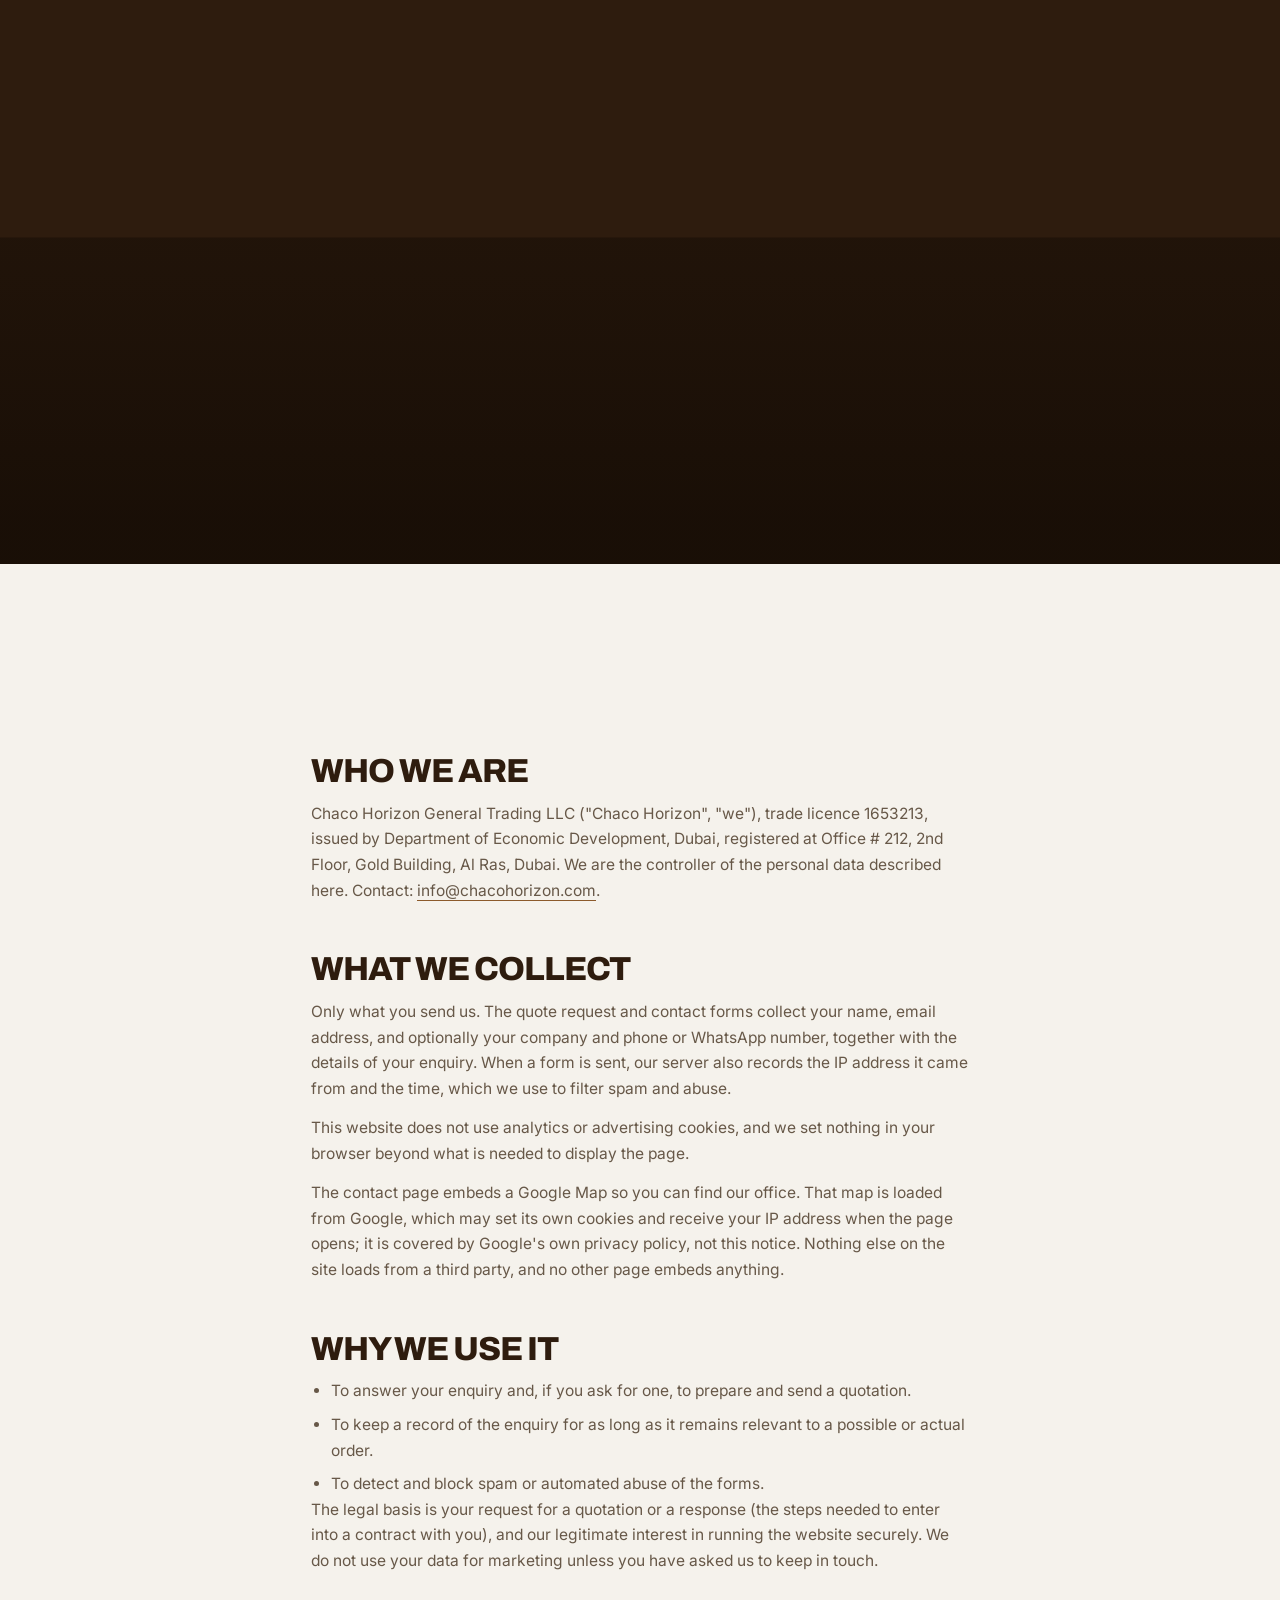
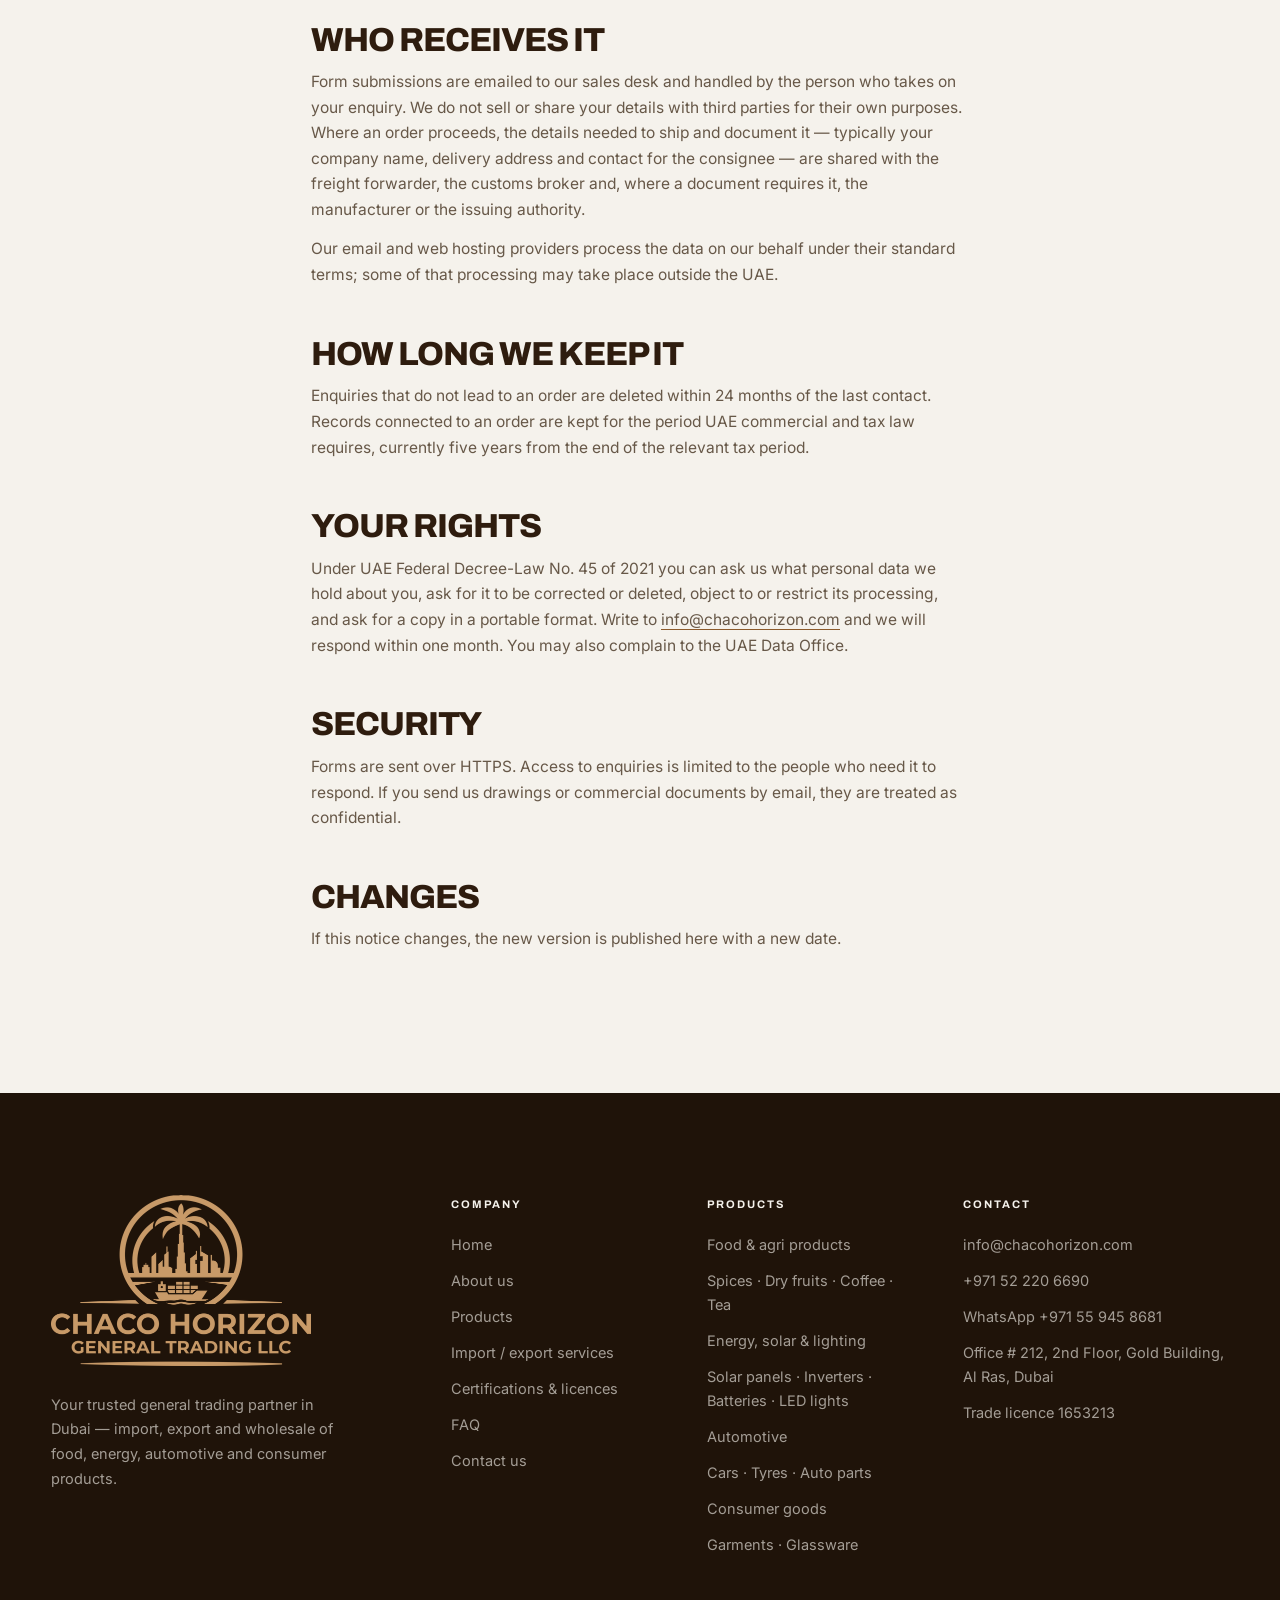
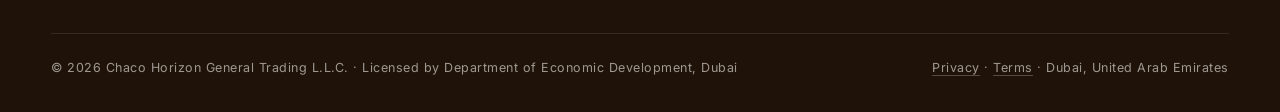
<file: public_html/privacy.html>
<!doctype html>
<html lang="en">
<head>
<meta charset="utf-8">
<meta name="viewport" content="width=device-width, initial-scale=1, viewport-fit=cover">
<!-- JS-dependent initial states (hidden reveals, curtain, menu links) are scoped to html.js -->
<script>document.documentElement.classList.add('js')</script>
<title>Privacy Notice — Chaco Horizon General Trading LLC</title>
<meta name="description" content="How we handle the personal data you send through this website, under UAE Federal Decree-Law No. 45 of 2021 on the Protection of Personal Data.">
<link rel="canonical" href="https://www.chacohorizon.com/privacy.html">
<meta name="theme-color" content="#2E1C0E">
<link rel="icon" type="image/png" sizes="64x64" href="favicon.png">
<link rel="apple-touch-icon" sizes="180x180" href="apple-touch-icon.png">
<meta property="og:type" content="website">
<meta property="og:site_name" content="Chaco Horizon General Trading LLC">
<meta property="og:title" content="Privacy Notice — Chaco Horizon General Trading LLC">
<meta property="og:description" content="How we handle the personal data you send through this website, under UAE Federal Decree-Law No. 45 of 2021 on the Protection of Personal Data.">
<meta property="og:url" content="https://www.chacohorizon.com/privacy.html">
<meta property="og:image" content="https://www.chacohorizon.com/images/og-logo.jpg">
<meta property="og:image:width" content="1200">
<meta property="og:image:height" content="630">
<meta name="twitter:card" content="summary_large_image">
<script type="application/ld+json">
{
  "@context": "https://schema.org",
  "@type": "Organization",
  "name": "Chaco Horizon General Trading LLC",
  "url": "https://www.chacohorizon.com/",
  "logo": "https://www.chacohorizon.com/logo/logo-mark-210.png",
  "image": "https://www.chacohorizon.com/images/og-logo.jpg",
  "legalName": "Chaco Horizon General Trading L.L.C.",
  "description": "Trusted general trading company in Dubai, UAE. Import, export and wholesale of quality spices, dry fruits, coffee, tea, solar panels, inverters, batteries, LED lights, cars, tyres, auto parts, garments and glassware. UAE Trade Licence 1653213.",
  "email": "info@chacohorizon.com",
  "telephone": "+971522206690",
  "address": {
    "@type": "PostalAddress",
    "streetAddress": "Office # 212, 2nd Floor, Gold Building, Al Ras, Deira",
    "addressLocality": "Dubai",
    "addressCountry": "AE"
  },
  "contactPoint": [{
    "@type": "ContactPoint",
    "contactType": "sales",
    "name": "Mr. Nisar Ahmed",
    "telephone": "+971522206690",
    "email": "info@chacohorizon.com",
    "availableLanguage": ["en"]
  }, {
    "@type": "ContactPoint",
    "contactType": "sales",
    "telephone": "+971559458681",
    "availableLanguage": ["en"]
  }]
}
</script>
<meta name="robots" content="noindex, follow">
  <script type="module" crossorigin src="./assets/cursor-CHx5mGN1.js"></script>
  <script type="module" crossorigin src="./assets/inner-DlZzteVC.js"></script>
  <link rel="stylesheet" crossorigin href="./assets/cursor-rp7mGP0h.css">
  <link rel="stylesheet" crossorigin href="./assets/inner-ZSBf4MN5.css">
</head>
<body>

<a class="skip" href="#top">Skip to content</a>
<div id="prog" aria-hidden="true"></div>
<div id="cur" aria-hidden="true"></div>
<div id="curRing" aria-hidden="true"></div>

<div id="curtain" aria-hidden="true">
  <div class="pre">
    <img class="mark" src="logo/logo-mark-210.png" width="70" height="70" alt="" decoding="async">
    <div class="pre-word"><b>Chaco Horizon</b><span>General Trading LLC</span></div>
    <div class="pre-bar"><i id="preBar"></i></div>
  </div>
</div>
<header class="nav" id="nav">
  <div class="wrap nav-in">
    <a class="brand" href="index.html" aria-label="Chaco Horizon General Trading, home">
      <img src="logo/logo-mark-120.png" width="40" height="40" alt="" decoding="async">
      <span><b>Chaco Horizon</b><span>General Trading LLC</span></span>
    </a>
    <nav class="links" aria-label="Main">
      <a href="about.html" data-nav="about">About</a>
      <a href="products.html" data-nav="products">Products</a>
      <a href="import-export.html" data-nav="import-export">Import / Export</a>
      <a href="certifications.html" data-nav="certifications">Certifications</a>
      <a href="faq.html" data-nav="faq">FAQ</a>
      <a href="contact.html" data-nav="contact">Contact</a>
    </nav>
    <button class="navq" data-quote><span class="navq-long">Get a quote</span><span class="navq-short">Quote</span></button>
    <button class="burger" id="burger" aria-label="Open menu" aria-expanded="false" aria-controls="menu">
      <span></span><span></span><span></span>
    </button>
  </div>
</header>
<!-- ===== mobile menu ===== -->
<div id="menu" role="dialog" aria-modal="true" aria-label="Menu" aria-hidden="true" inert>
  <nav aria-label="Mobile">
    <a href="index.html" data-nav="index"><span>Home</span></a>
    <a href="about.html" data-nav="about"><span>About</span></a>
    <a href="products.html" data-nav="products"><span>Products</span></a>
    <a href="import-export.html" data-nav="import-export"><span>Import / Export</span></a>
    <a href="certifications.html" data-nav="certifications"><span>Certifications</span></a>
    <a href="faq.html" data-nav="faq"><span>FAQ</span></a>
    <a href="contact.html" data-nav="contact"><span>Contact</span></a>
  </nav>
  <div class="mcta btns">
    <button class="btn" data-quote>Get a quote</button>
    <a class="btn btn-line" href="https://wa.me/971559458681" target="_blank" rel="noopener">WhatsApp</a>
  </div>
  <div class="mfoot">
    <a href="mailto:info@chacohorizon.com">info@chacohorizon.com</a>
    <a href="tel:+971522206690">+971 52 220 6690</a>
  </div>
</div>

<!-- fixed bottom bar on phones: the two things a buyer actually does -->
<div class="mbar" aria-label="Quick contact">
  <a class="mbar-wa" href="https://wa.me/971559458681" target="_blank" rel="noopener">WhatsApp</a>
  <button class="mbar-q" data-quote>Get a quote</button>
</div>
<!-- ===== quote overlay ===== -->
<div id="quote" role="dialog" aria-modal="true" aria-label="Request a quote" aria-hidden="true" inert data-wa="971559458681">
  <div class="q-bar">
    <b>Request a quote</b>
    <button class="q-close" id="qClose">Close
      <svg width="15" height="15" viewBox="0 0 16 16" fill="none" aria-hidden="true"><path d="M2 2l12 12M14 2L2 14" stroke="currentColor" stroke-width="2" stroke-linecap="round"/></svg>
    </button>
  </div>
  <div class="q-prog"><i id="qProg"></i></div>

  <div class="q-body">
    <form class="q-inner" id="qForm" novalidate>
      <div class="q-step on" data-step data-require="cat">
        <p class="q-ix">Step 01</p>
        <h3>What Are You Looking to Source?</h3>
        <p class="q-hint">Pick the closest category. You can add detail at the end.</p>
        <div class="q-opts">
          <div class="q-opt"><input type="radio" id="c1" name="cat" value="Food &amp; agri - spices, dry fruits, coffee, tea"><label for="c1">Food &amp; agri — spices, dry fruits, coffee, tea</label></div>
          <div class="q-opt"><input type="radio" id="c2" name="cat" value="Energy &amp; lighting - solar panels, inverters, batteries, LED lights"><label for="c2">Energy &amp; lighting — solar panels, inverters, batteries, LED lights</label></div>
          <div class="q-opt"><input type="radio" id="c3" name="cat" value="Automotive - cars, tyres, auto parts"><label for="c3">Automotive — cars, tyres, auto parts</label></div>
          <div class="q-opt"><input type="radio" id="c4" name="cat" value="Consumer goods - garments, glassware"><label for="c4">Consumer goods — garments, glassware</label></div>
          <div class="q-opt"><input type="radio" id="c5" name="cat" value="Something else"><label for="c5">Something else</label></div>
        </div>
        <p class="q-err" role="alert"></p>
      </div>

      <div class="q-step" data-step data-require="vol">
        <p class="q-ix">Step 02</p>
        <h3>Roughly How Much?</h3>
        <p class="q-hint">An estimate is fine — containers, tonnes, kilowatts or a unit count. It tells us which suppliers to approach.</p>
        <div class="q-opts">
          <div class="q-opt"><input type="radio" id="v1" name="vol" value="Under 1 container"><label for="v1">Under 1 container</label></div>
          <div class="q-opt"><input type="radio" id="v2" name="vol" value="1-5 containers"><label for="v2">1–5 containers</label></div>
          <div class="q-opt"><input type="radio" id="v3" name="vol" value="5-20 containers"><label for="v3">5–20 containers</label></div>
          <div class="q-opt"><input type="radio" id="v4" name="vol" value="20+ / ongoing supply"><label for="v4">20+ / ongoing supply</label></div>
          <div class="q-opt"><input type="radio" id="v5" name="vol" value="In units or kW - see notes"><label for="v5">In units or kW — I'll say in the notes</label></div>
        </div>
        <p class="q-err" role="alert"></p>
      </div>

      <div class="q-step" data-step data-require="port,inco">
        <p class="q-ix">Step 03</p>
        <h3>Where Is It Going?</h3>
        <p class="q-hint">Destination port or city, and the terms you normally buy on.</p>
        <div class="q-fields">
          <div class="q-f full"><label for="port">Destination port or city</label><input id="port" name="port" type="text" autocomplete="off"></div>
        </div>
        <p class="q-lab" id="inco-lab">Incoterm</p>
        <div class="q-opts q-opts-5" role="radiogroup" aria-labelledby="inco-lab">
          <div class="q-opt"><input type="radio" id="i1" name="inco" value="FOB"><label for="i1">FOB</label></div>
          <div class="q-opt"><input type="radio" id="i2" name="inco" value="CIF"><label for="i2">CIF</label></div>
          <div class="q-opt"><input type="radio" id="i3" name="inco" value="DDP"><label for="i3">DDP</label></div>
          <div class="q-opt"><input type="radio" id="i4" name="inco" value="Delivered UAE"><label for="i4">Delivered in the UAE</label></div>
          <div class="q-opt"><input type="radio" id="i5" name="inco" value="Not sure"><label for="i5">Not sure — advise me</label></div>
        </div>
        <p class="q-err" role="alert"></p>
      </div>

      <div class="q-step" data-step data-require="tim">
        <p class="q-ix">Step 04</p>
        <h3>When Do You Need It?</h3>
        <div class="q-opts">
          <div class="q-opt"><input type="radio" id="t1" name="tim" value="As soon as possible"><label for="t1">As soon as possible</label></div>
          <div class="q-opt"><input type="radio" id="t2" name="tim" value="Within 1-2 months"><label for="t2">Within 1–2 months</label></div>
          <div class="q-opt"><input type="radio" id="t3" name="tim" value="3-6 months out"><label for="t3">3–6 months out</label></div>
          <div class="q-opt"><input type="radio" id="t4" name="tim" value="Planning / budgeting"><label for="t4">Planning / budgeting</label></div>
        </div>
        <p class="q-err" role="alert"></p>
      </div>

      <div class="q-step" data-step data-require="nm,em">
        <p class="q-ix">Step 05</p>
        <h3>Where Should We Send the Quote?</h3>
        <div class="q-fields">
          <div class="q-f"><label for="nm">Your name</label><input id="nm" name="name" type="text" autocomplete="name"></div>
          <div class="q-f"><label for="co">Company</label><input id="co" name="company" type="text" autocomplete="organization"></div>
          <div class="q-f"><label for="em">Email</label><input id="em" name="email" type="email" autocomplete="email"></div>
          <div class="q-f"><label for="ph">Phone or WhatsApp</label><input id="ph" name="phone" type="tel" autocomplete="tel"></div>
          <div class="q-f full"><label for="sp">Specification or notes</label><textarea id="sp" name="notes" rows="3"></textarea></div>
        </div>
        <p class="q-hint" style="margin-top:20px">Have a specification, datasheet or product list? Email it to <a href="mailto:info@chacohorizon.com" style="text-decoration:underline">info@chacohorizon.com</a> quoting your name and we will attach it to this enquiry.</p>
        <p class="q-consent">By sending this you agree to our <a href="privacy.html">privacy notice</a>. We use your details only to answer this enquiry.</p>
        <!-- honeypot: hidden from people, filled by bots -->
        <div class="hp" aria-hidden="true"><label for="q-website">Website</label><input id="q-website" name="website" type="text" tabindex="-1" autocomplete="off"></div>
        <p class="q-err" role="alert"></p>
      </div>

      <div class="q-done">
        <h3 style="max-width:20ch">Thank You — We've Received Your Request.</h3>
        <p class="q-hint" style="max-width:46ch">Our team will review your requirement and respond with a competitive quotation and lead time. For urgent enquiries, WhatsApp is the fastest way to reach us. Specifications or product lists can be sent to <a href="mailto:info@chacohorizon.com" style="text-decoration:underline">info@chacohorizon.com</a>.</p>
        <div class="btns"><a class="btn btn-line" id="qWa" href="https://wa.me/971559458681" target="_blank" rel="noopener">Send the same on WhatsApp</a></div>
      </div>
    </form>
  </div>

  <div class="q-nav">
    <button class="btn btn-line q-back" id="qBack" type="button" disabled>Back</button>
    <span class="q-count" id="qCount">01 / 05</span>
    <button class="btn q-next" id="qNext" type="button">Continue
      <svg width="18" height="12" viewBox="0 0 18 12" fill="none" aria-hidden="true"><path d="M1 6h15M12 1l5 5-5 5" stroke="currentColor" stroke-width="2" stroke-linecap="round" stroke-linejoin="round"/></svg>
    </button>
  </div>
</div>

<main id="top">

<section class="mast" style="padding-top:clamp(140px,17vw,220px)">
  <div class="mast-veil" aria-hidden="true"></div>
  <div class="wrap">
    <div class="crumb"><i></i>Legal</div>
    <h1>Privacy Notice</h1>
    <p class="mast-lede">What we collect through this website, why, and what we do with it. Last updated 20 September 2026.</p>
  </div>
</section>

<section class="sec light">
  <div class="wrap legal">
    <h2>Who We Are</h2>
    <p>Chaco Horizon General Trading LLC ("Chaco Horizon", "we"), trade licence 1653213, issued by Department of Economic Development, Dubai, registered at Office # 212, 2nd Floor, Gold Building, Al Ras, Dubai. We are the controller of the personal data described here. Contact: <a href="mailto:info@chacohorizon.com">info@chacohorizon.com</a>.</p>

    <h2>What We Collect</h2>
    <p>Only what you send us. The quote request and contact forms collect your name, email address, and optionally your company and phone or WhatsApp number, together with the details of your enquiry. When a form is sent, our server also records the IP address it came from and the time, which we use to filter spam and abuse.</p>
    <p>This website does not use analytics or advertising cookies, and we set nothing in your browser beyond what is needed to display the page.</p>
    <p>The contact page embeds a Google Map so you can find our office. That map is loaded from Google, which may set its own cookies and receive your IP address when the page opens; it is covered by Google's own privacy policy, not this notice. Nothing else on the site loads from a third party, and no other page embeds anything.</p>

    <h2>Why We Use It</h2>
    <ul>
      <li>To answer your enquiry and, if you ask for one, to prepare and send a quotation.</li>
      <li>To keep a record of the enquiry for as long as it remains relevant to a possible or actual order.</li>
      <li>To detect and block spam or automated abuse of the forms.</li>
    </ul>
    <p>The legal basis is your request for a quotation or a response (the steps needed to enter into a contract with you), and our legitimate interest in running the website securely. We do not use your data for marketing unless you have asked us to keep in touch.</p>

    <h2>Who Receives It</h2>
    <p>Form submissions are emailed to our sales desk and handled by the person who takes on your enquiry. We do not sell or share your details with third parties for their own purposes. Where an order proceeds, the details needed to ship and document it — typically your company name, delivery address and contact for the consignee — are shared with the freight forwarder, the customs broker and, where a document requires it, the manufacturer or the issuing authority.</p>
    <p>Our email and web hosting providers process the data on our behalf under their standard terms; some of that processing may take place outside the UAE.</p>

    <h2>How Long We Keep It</h2>
    <p>Enquiries that do not lead to an order are deleted within 24 months of the last contact. Records connected to an order are kept for the period UAE commercial and tax law requires, currently five years from the end of the relevant tax period.</p>

    <h2>Your Rights</h2>
    <p>Under UAE Federal Decree-Law No. 45 of 2021 you can ask us what personal data we hold about you, ask for it to be corrected or deleted, object to or restrict its processing, and ask for a copy in a portable format. Write to <a href="mailto:info@chacohorizon.com">info@chacohorizon.com</a> and we will respond within one month. You may also complain to the UAE Data Office.</p>

    <h2>Security</h2>
    <p>Forms are sent over HTTPS. Access to enquiries is limited to the people who need it to respond. If you send us drawings or commercial documents by email, they are treated as confidential.</p>

    <h2>Changes</h2>
    <p>If this notice changes, the new version is published here with a new date.</p>
  </div>
</section>

</main>

<footer>
  <div class="wrap">
    <div class="f-grid">
      <div>
        <a class="f-logo" href="index.html" aria-label="Chaco Horizon General Trading, home">
          <img src="logo/logo-full-light-520.png" width="260" height="171" alt="Chaco Horizon General Trading LLC" loading="lazy" decoding="async">
        </a>
        <p class="f-note">Your trusted general trading partner in Dubai — import, export and wholesale of food, energy, automotive and consumer products.</p>
      </div>
      <div><h5>Company</h5><ul>
        <li><a href="index.html">Home</a></li><li><a href="about.html">About us</a></li>
        <li><a href="products.html">Products</a></li><li><a href="import-export.html">Import / export services</a></li>
        <li><a href="certifications.html">Certifications &amp; licences</a></li><li><a href="faq.html">FAQ</a></li>
        <li><a href="contact.html">Contact us</a></li>
      </ul></div>
      <div><h5>Products</h5><ul>
        <li><a href="products.html#food">Food &amp; agri products</a></li>
        <li><a href="products.html#food">Spices · Dry fruits · Coffee · Tea</a></li>
        <li><a href="products.html#energy">Energy, solar &amp; lighting</a></li>
        <li><a href="products.html#energy">Solar panels · Inverters · Batteries · LED lights</a></li>
        <li><a href="products.html#automotive">Automotive</a></li>
        <li><a href="products.html#automotive">Cars · Tyres · Auto parts</a></li>
        <li><a href="products.html#consumer">Consumer goods</a></li>
        <li><a href="products.html#consumer">Garments · Glassware</a></li>
      </ul></div>
      <div><h5>Contact</h5><ul>
        <li><a href="mailto:info@chacohorizon.com">info@chacohorizon.com</a></li>
        <li><a href="tel:+971522206690">+971 52 220 6690</a></li>
        <li><a href="https://wa.me/971559458681" target="_blank" rel="noopener">WhatsApp +971 55 945 8681</a></li>
        <li>Office # 212, 2nd Floor, Gold Building, Al Ras, Dubai</li>
        <li>Trade licence 1653213</li>
      </ul></div>
    </div>
    <div class="f-bot">
      <span>© <span data-year>2026</span> Chaco Horizon General Trading L.L.C. · Licensed by Department of Economic Development, Dubai</span>
      <span class="f-legal"><a href="privacy.html">Privacy</a> · <a href="terms.html">Terms</a> · Dubai, United Arab Emirates</span>
    </div>
  </div>
</footer>

</body>
</html>
</file>
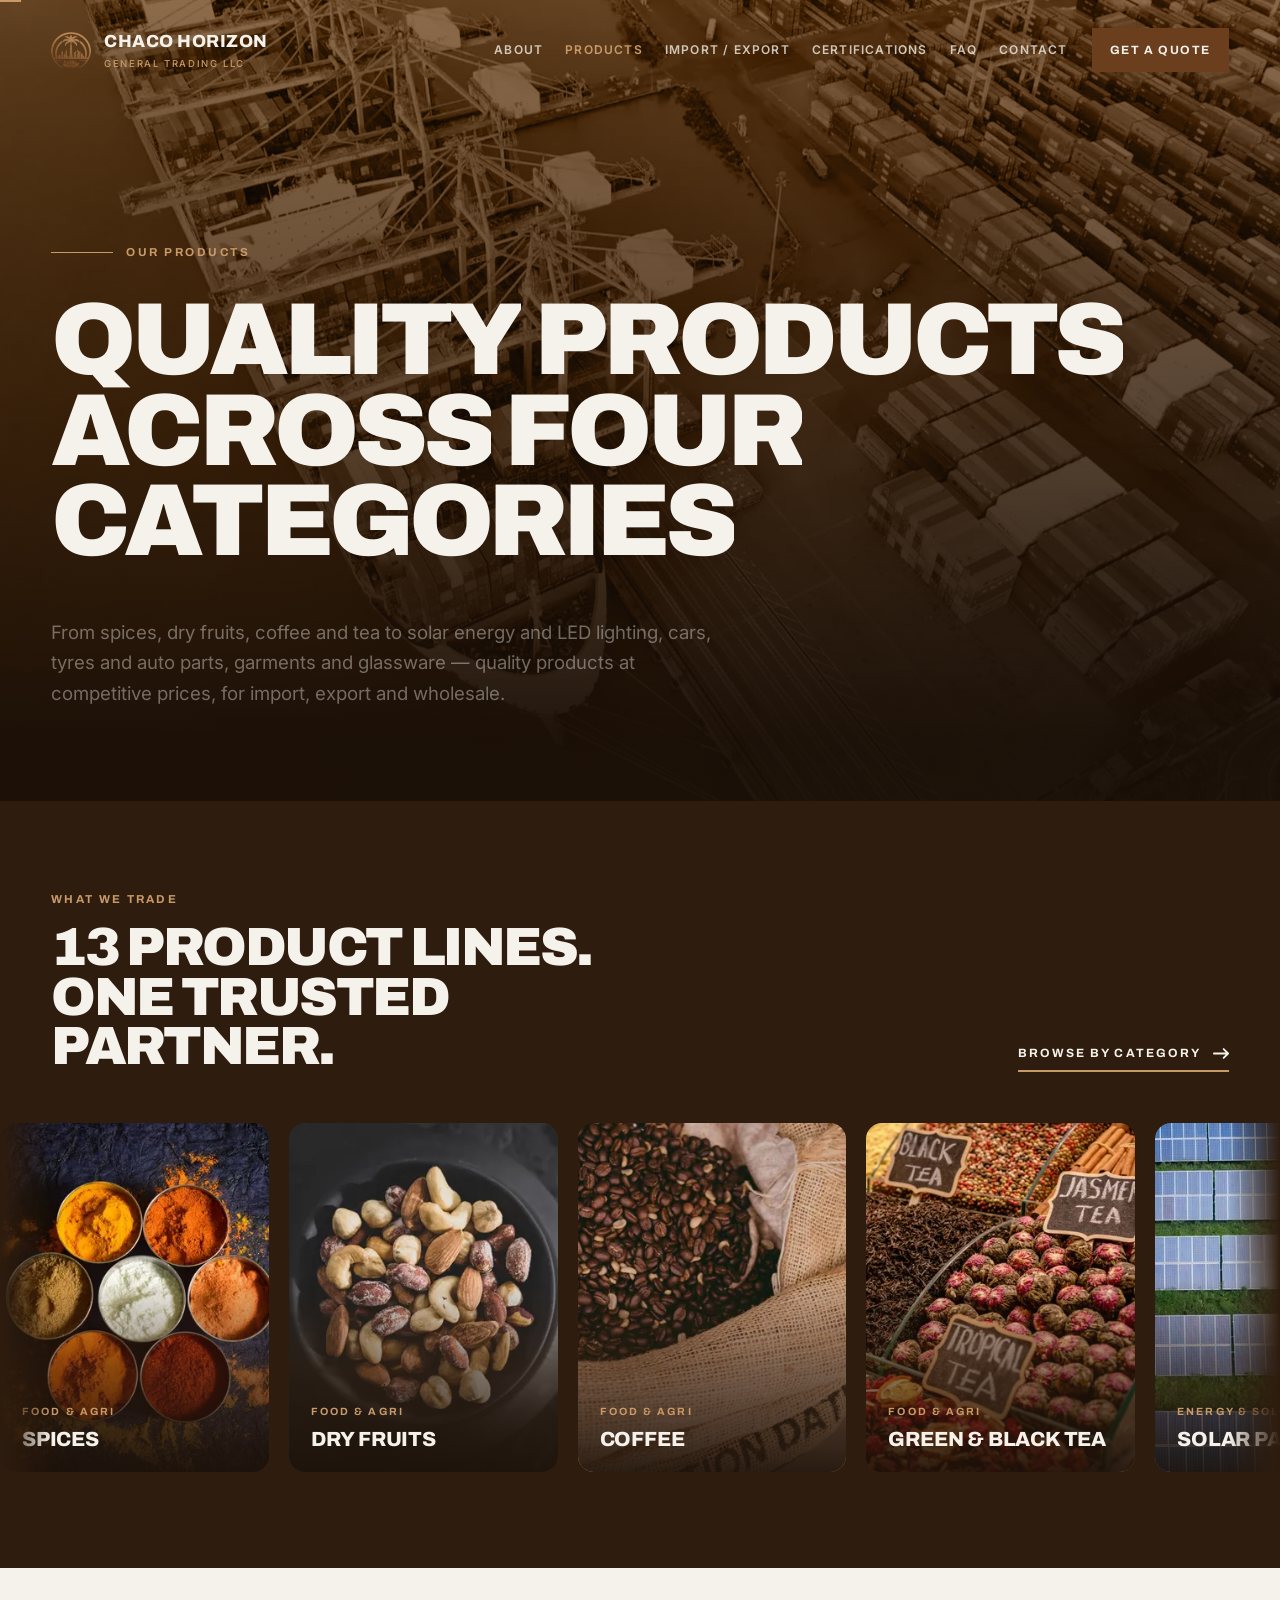
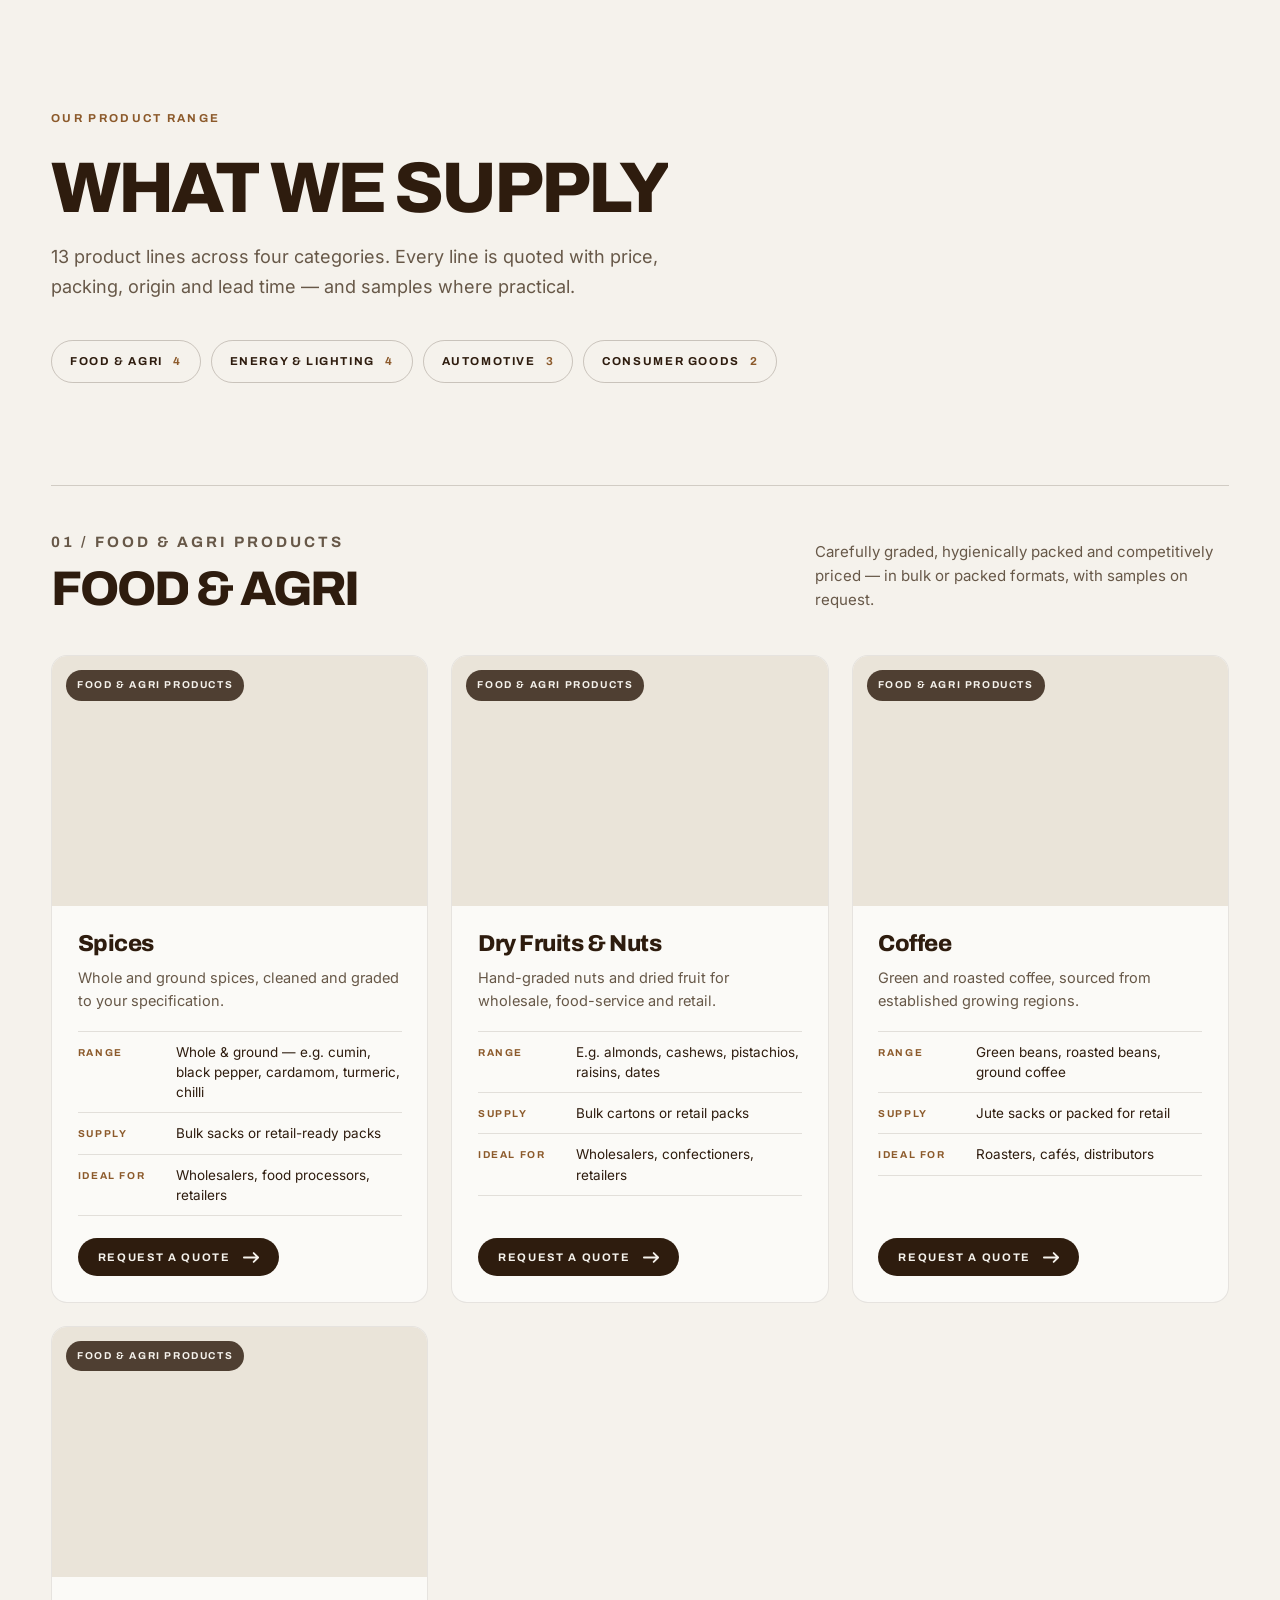
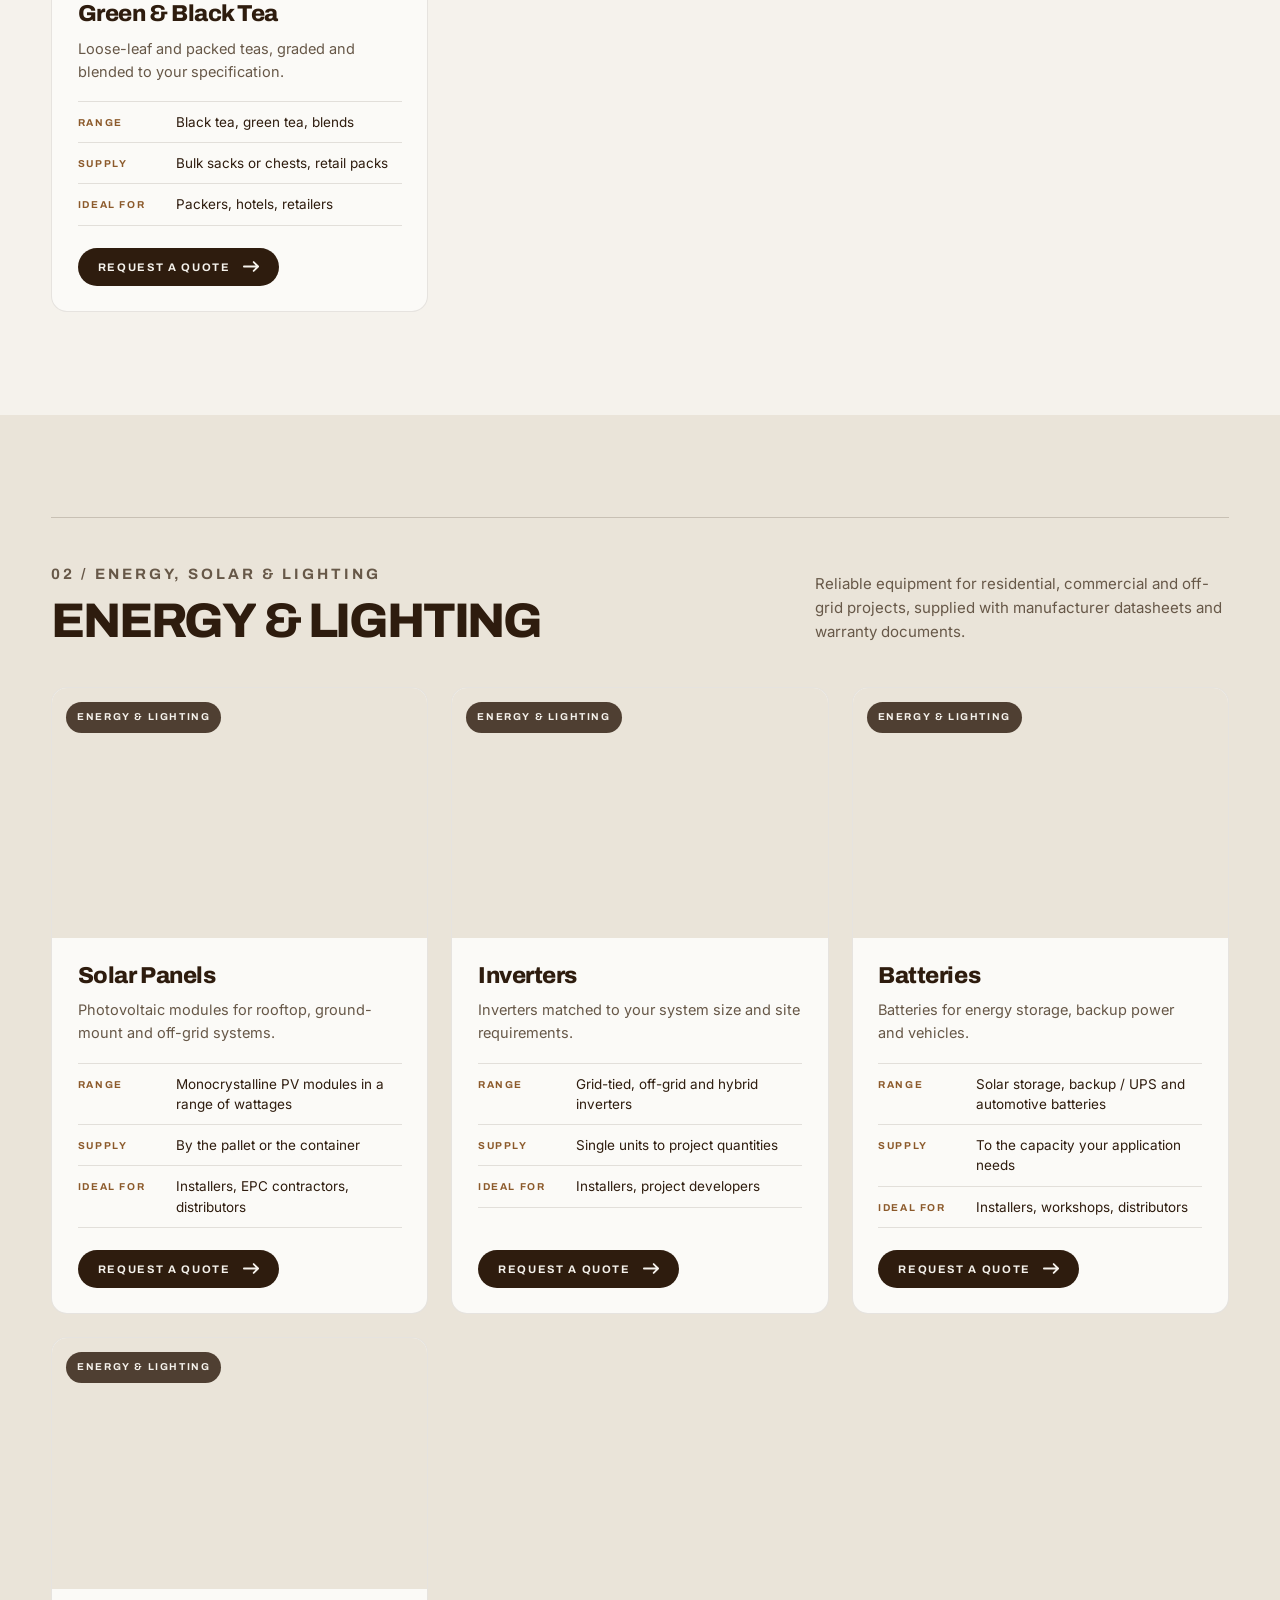
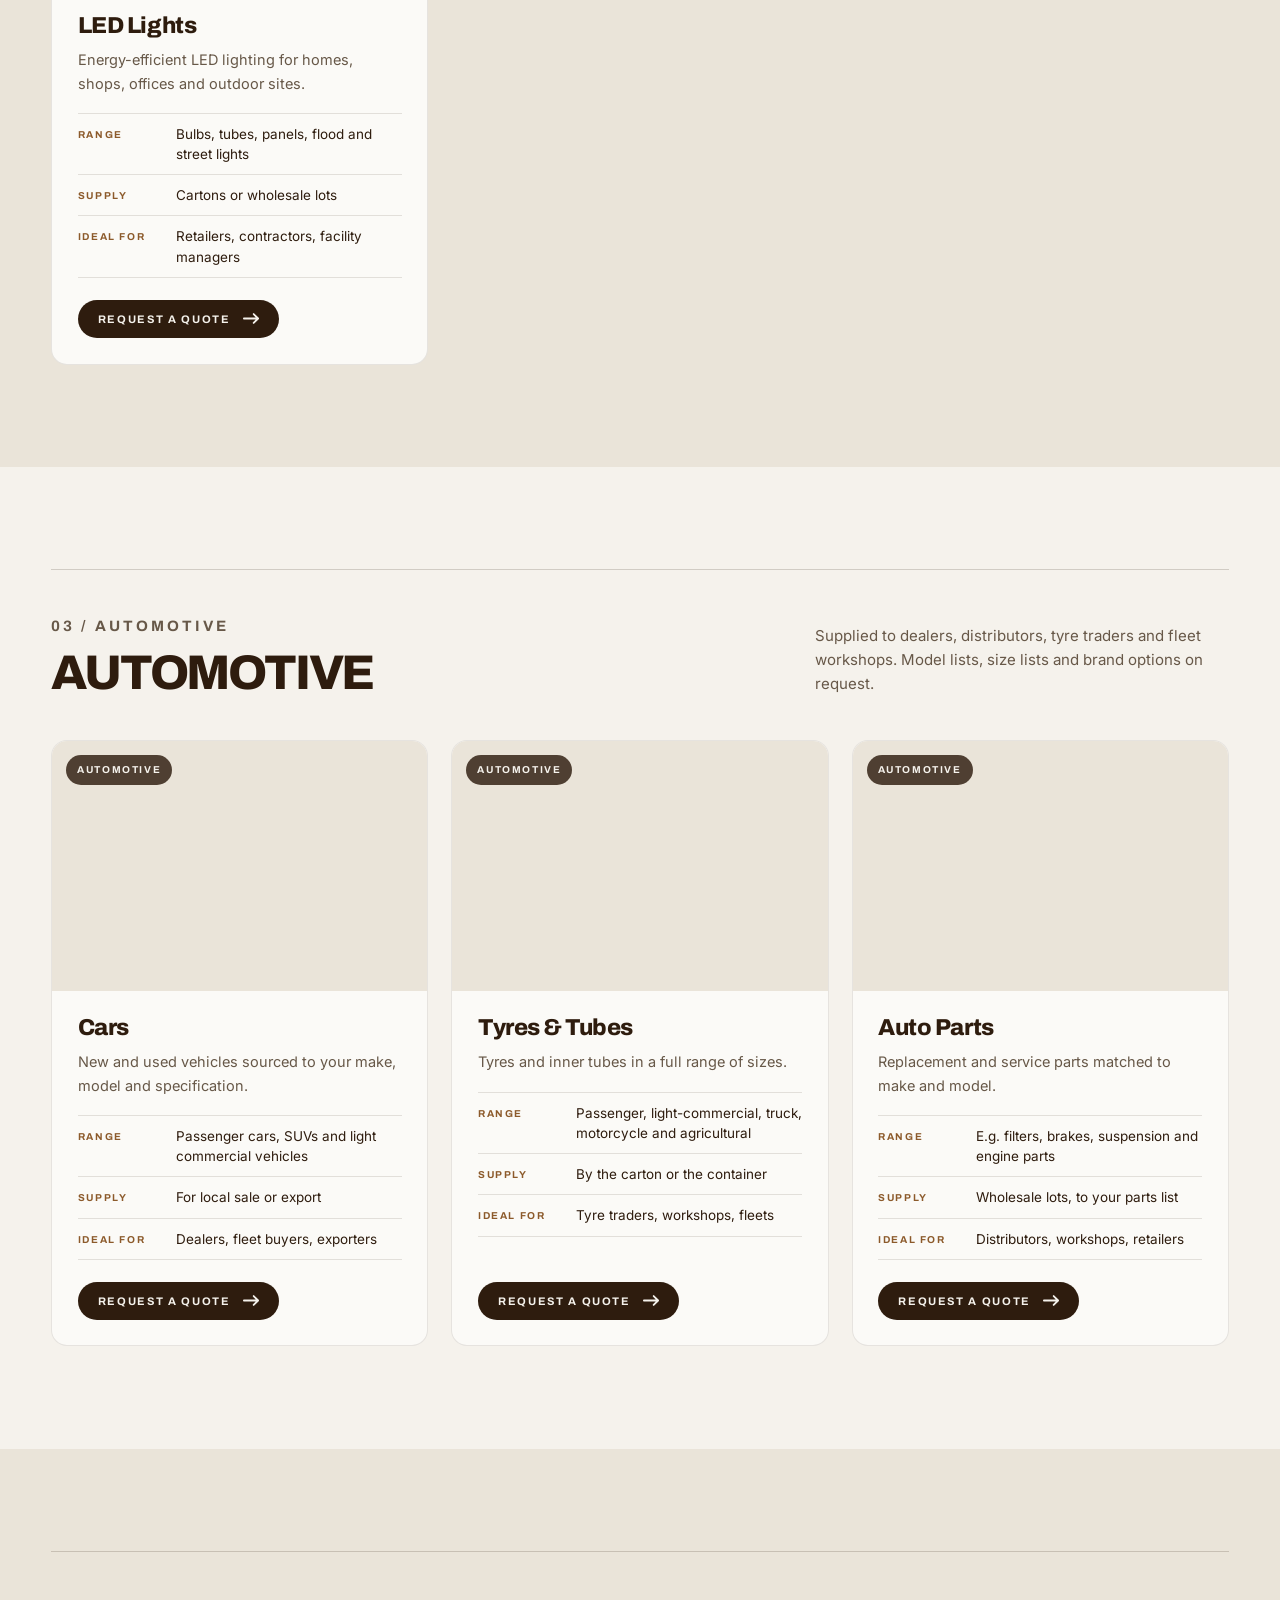
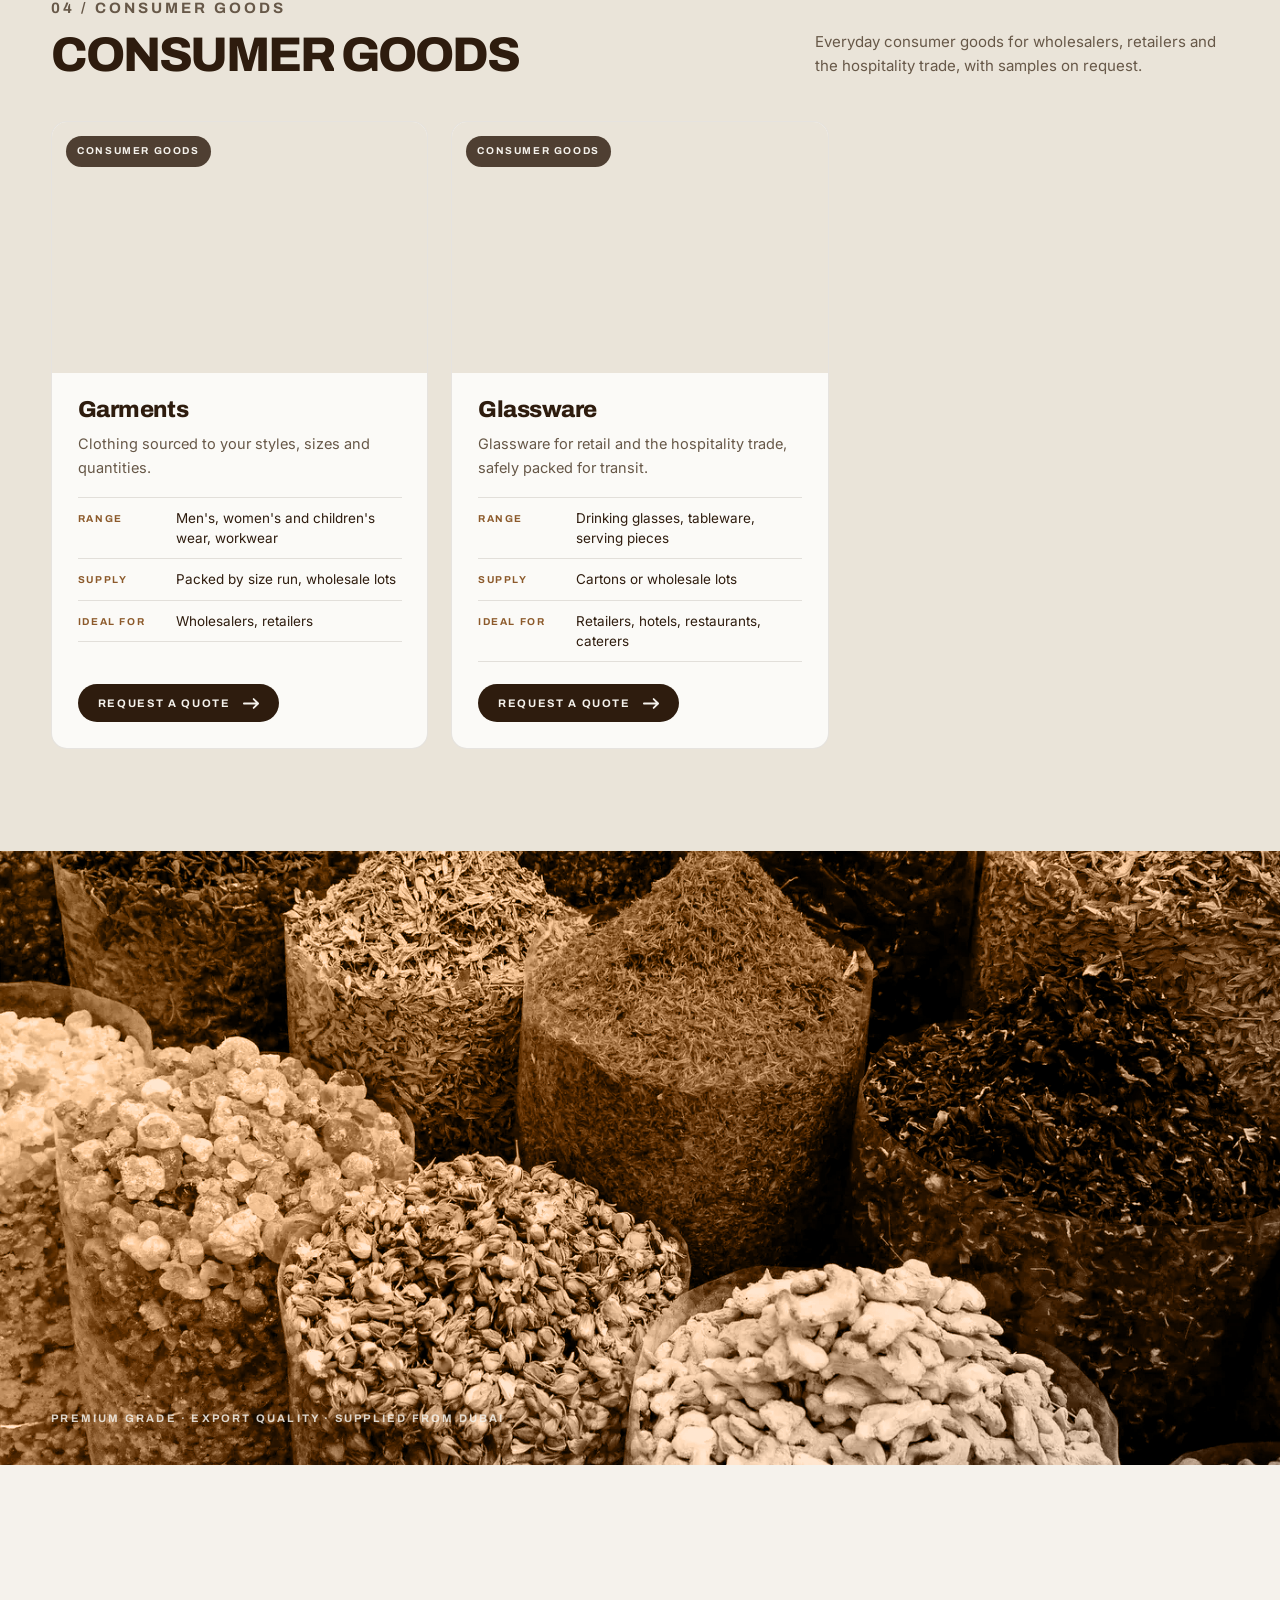
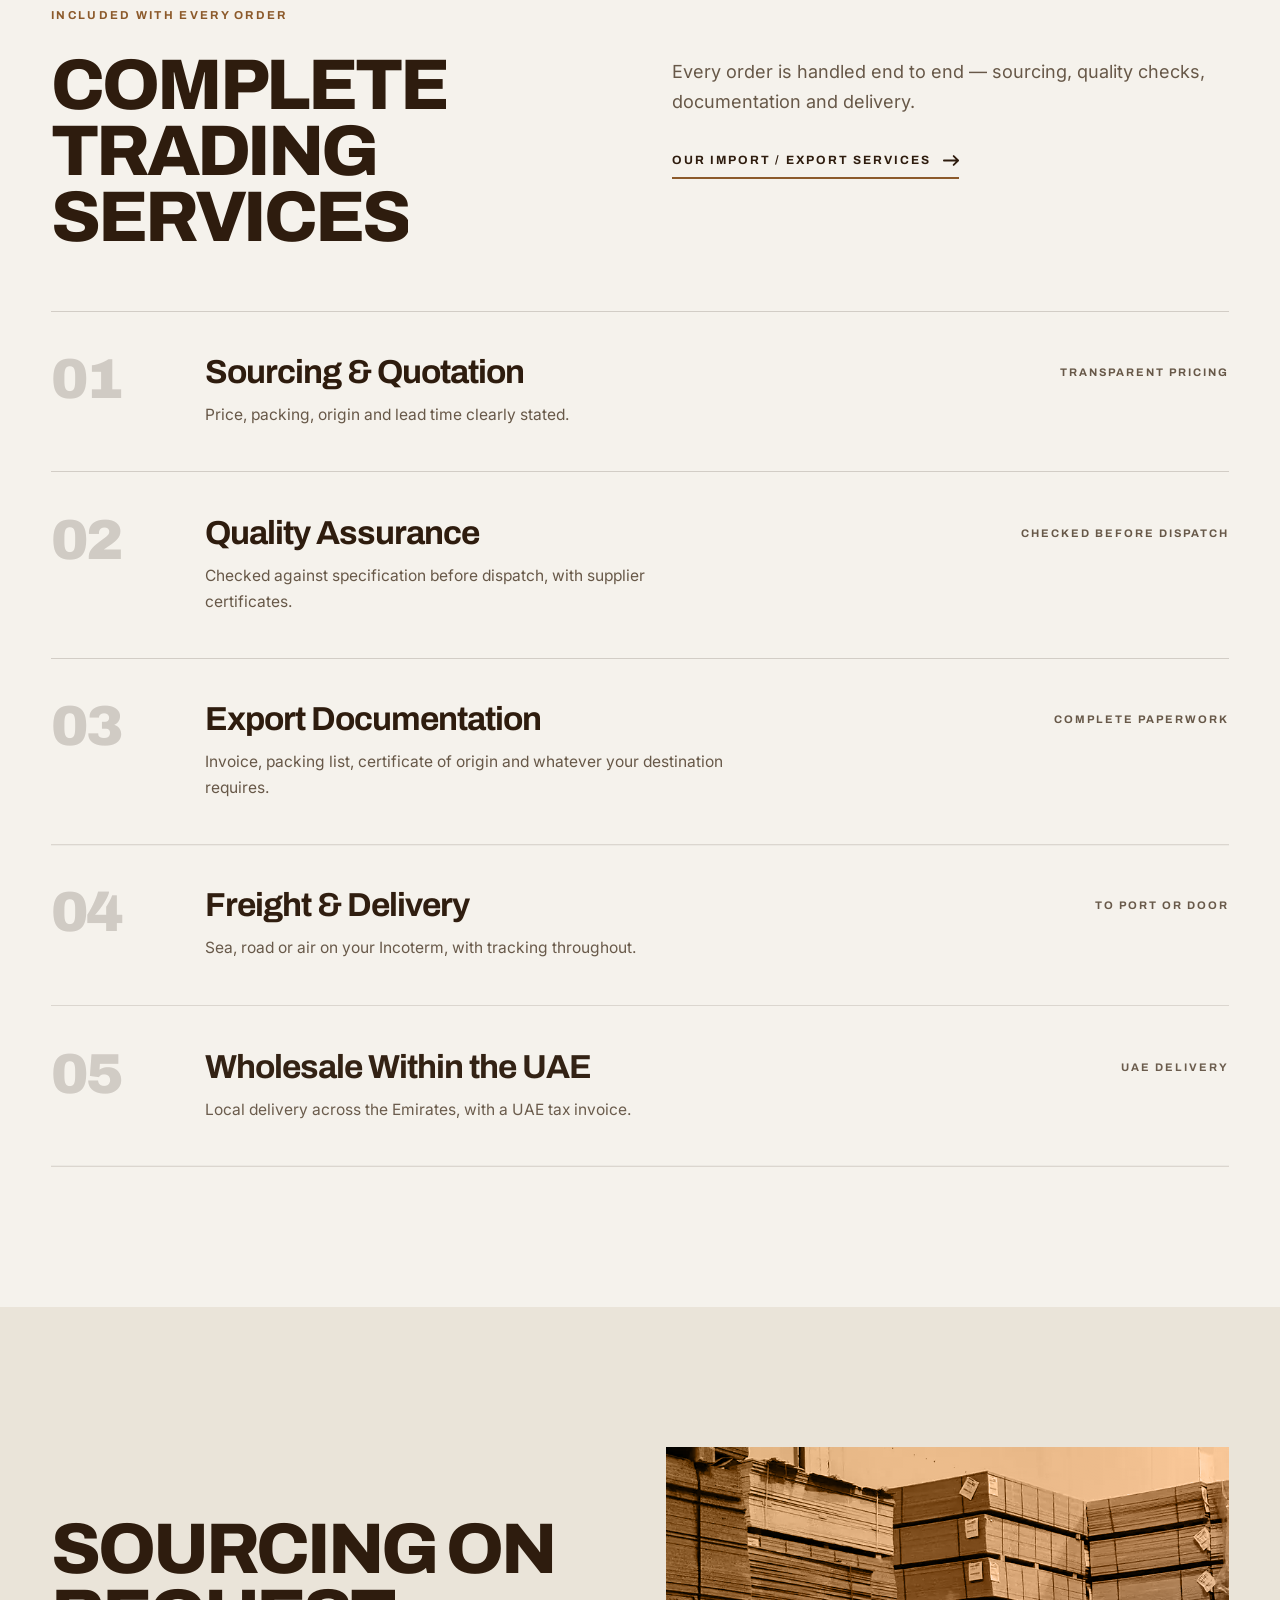
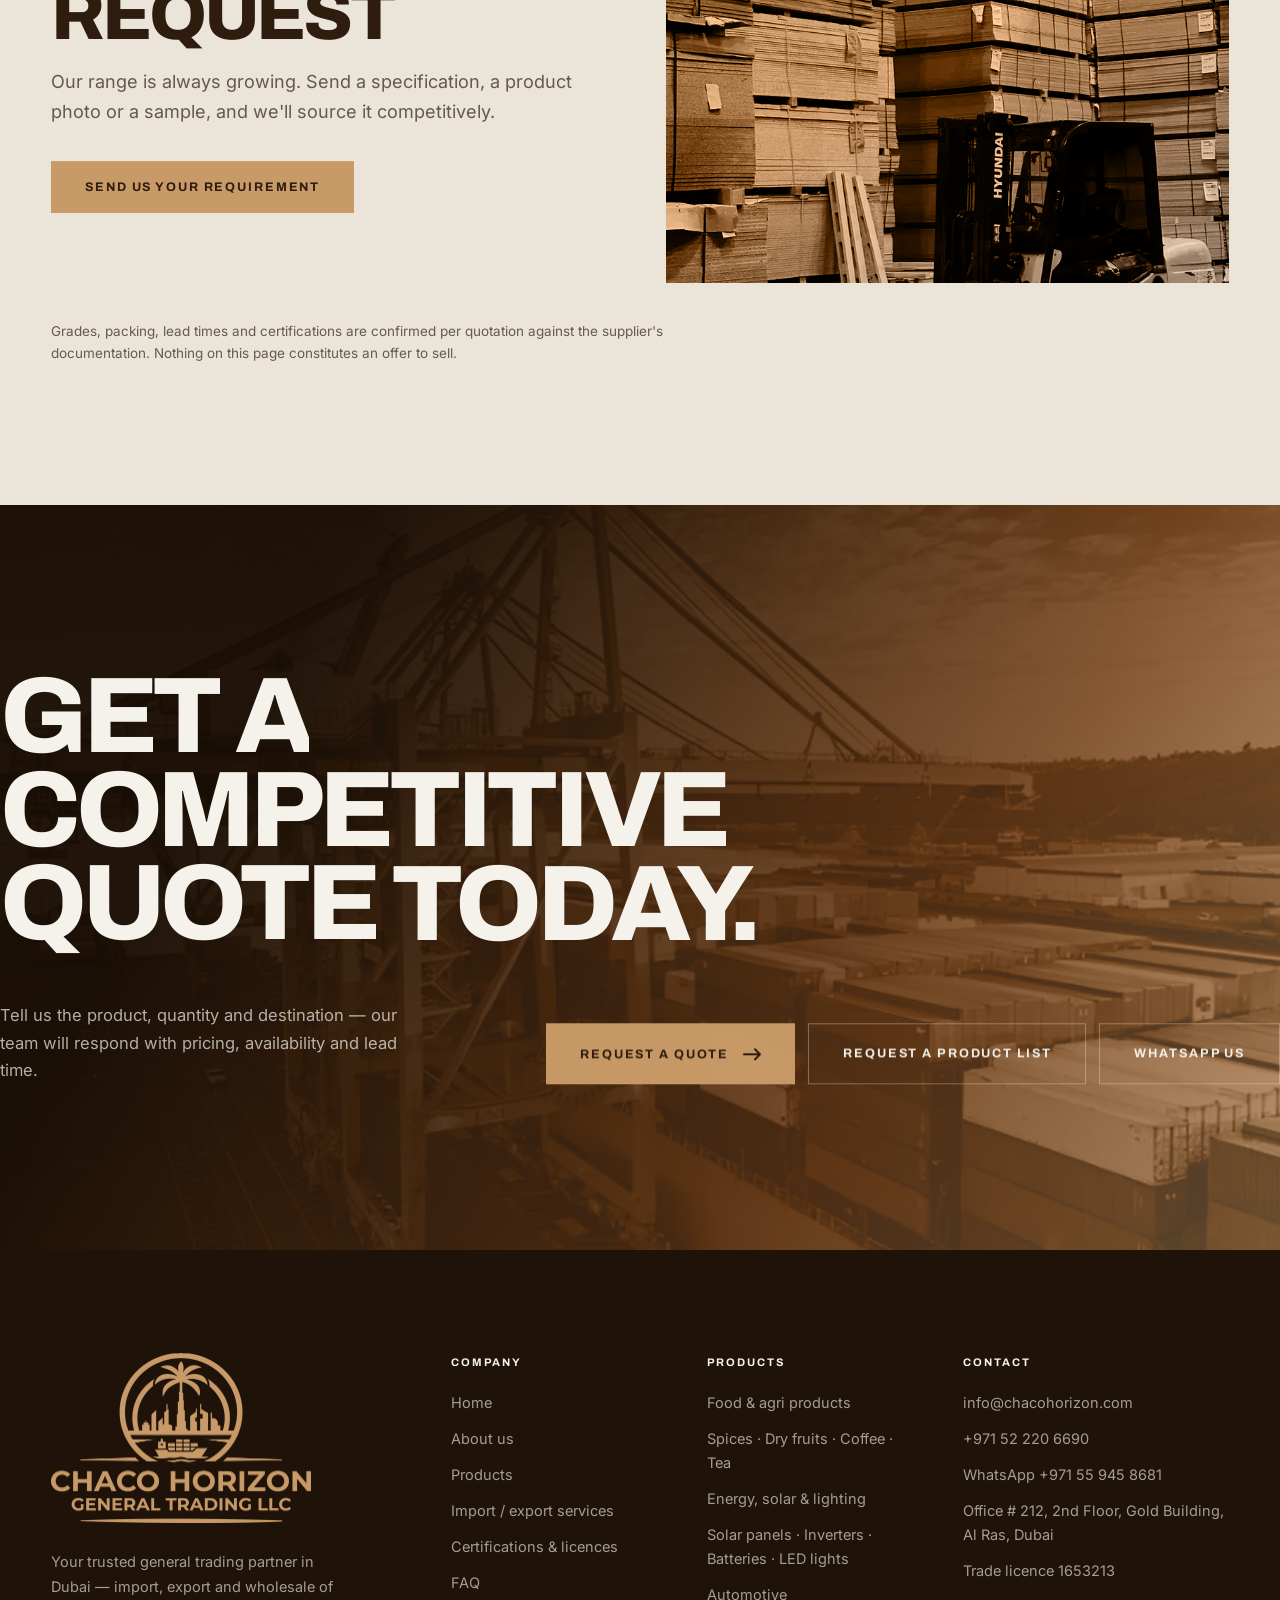
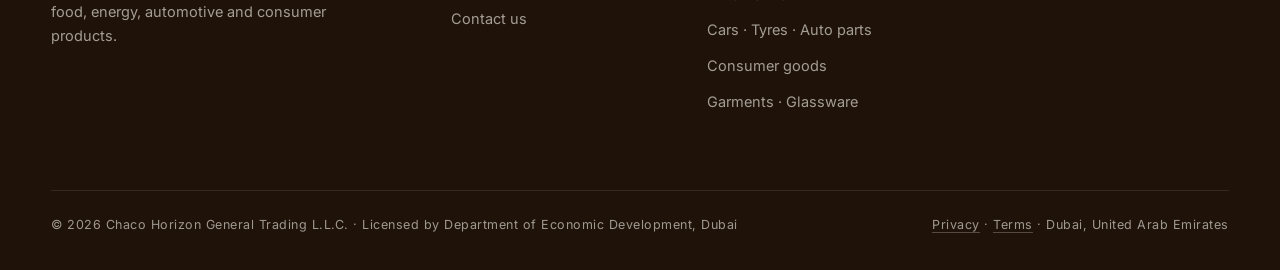
<file: public_html/products.html>
<!doctype html>
<html lang="en">
<head>
<meta charset="utf-8">
<meta name="viewport" content="width=device-width, initial-scale=1, viewport-fit=cover">
<!-- JS-dependent initial states (hidden reveals, curtain, menu links) are scoped to html.js -->
<script>document.documentElement.classList.add('js')</script>
<title>Our Products | Chaco Horizon General Trading, Dubai</title>
<meta name="description" content="Spices, dry fruits, coffee and tea; solar panels, inverters, batteries and LED lights; cars, tyres and auto parts; garments and glassware — supplied from Dubai.">
<link rel="canonical" href="https://www.chacohorizon.com/products.html">
<meta name="theme-color" content="#2E1C0E">
<link rel="icon" type="image/png" sizes="64x64" href="favicon.png">
<link rel="apple-touch-icon" sizes="180x180" href="apple-touch-icon.png">
<meta property="og:type" content="website">
<meta property="og:site_name" content="Chaco Horizon General Trading LLC">
<meta property="og:title" content="Our Products | Chaco Horizon General Trading, Dubai">
<meta property="og:description" content="Spices, dry fruits, coffee and tea; solar panels, inverters, batteries and LED lights; cars, tyres and auto parts; garments and glassware — supplied from Dubai.">
<meta property="og:url" content="https://www.chacohorizon.com/products.html">
<meta property="og:image" content="https://www.chacohorizon.com/images/hero-dubai-port-1920.jpg">
<meta property="og:image:width" content="1200">
<meta property="og:image:height" content="630">
<meta name="twitter:card" content="summary_large_image">
<script type="application/ld+json">
{
  "@context": "https://schema.org",
  "@type": "Organization",
  "name": "Chaco Horizon General Trading LLC",
  "url": "https://www.chacohorizon.com/",
  "logo": "https://www.chacohorizon.com/logo/logo-mark-210.png",
  "image": "https://www.chacohorizon.com/images/og-logo.jpg",
  "legalName": "Chaco Horizon General Trading L.L.C.",
  "description": "Trusted general trading company in Dubai, UAE. Import, export and wholesale of quality spices, dry fruits, coffee, tea, solar panels, inverters, batteries, LED lights, cars, tyres, auto parts, garments and glassware. UAE Trade Licence 1653213.",
  "email": "info@chacohorizon.com",
  "telephone": "+971522206690",
  "address": {
    "@type": "PostalAddress",
    "streetAddress": "Office # 212, 2nd Floor, Gold Building, Al Ras, Deira",
    "addressLocality": "Dubai",
    "addressCountry": "AE"
  },
  "contactPoint": [{
    "@type": "ContactPoint",
    "contactType": "sales",
    "name": "Mr. Nisar Ahmed",
    "telephone": "+971522206690",
    "email": "info@chacohorizon.com",
    "availableLanguage": ["en"]
  }, {
    "@type": "ContactPoint",
    "contactType": "sales",
    "telephone": "+971559458681",
    "availableLanguage": ["en"]
  }]
}
</script>
  <script type="module" crossorigin src="./assets/cursor-CHx5mGN1.js"></script>
  <script type="module" crossorigin src="./assets/inner-DlZzteVC.js"></script>
  <link rel="stylesheet" crossorigin href="./assets/cursor-rp7mGP0h.css">
  <link rel="stylesheet" crossorigin href="./assets/inner-ZSBf4MN5.css">
  <link rel="stylesheet" href="./assets/showcase-v1.css">
  <link rel="stylesheet" href="./assets/products-v1.css">
</head>
<body>

<a class="skip" href="#top">Skip to content</a>
<div id="prog" aria-hidden="true"></div>
<div id="cur" aria-hidden="true"></div>
<div id="curRing" aria-hidden="true"></div>

<div id="curtain" aria-hidden="true">
  <div class="pre">
    <img class="mark" src="logo/logo-mark-210.png" width="70" height="70" alt="" decoding="async">
    <div class="pre-word"><b>Chaco Horizon</b><span>General Trading LLC</span></div>
    <div class="pre-bar"><i id="preBar"></i></div>
  </div>
</div>
<header class="nav" id="nav">
  <div class="wrap nav-in">
    <a class="brand" href="index.html" aria-label="Chaco Horizon General Trading, home">
      <img src="logo/logo-mark-120.png" width="40" height="40" alt="" decoding="async">
      <span><b>Chaco Horizon</b><span>General Trading LLC</span></span>
    </a>
    <nav class="links" aria-label="Main">
      <a href="about.html" data-nav="about">About</a>
      <a href="products.html" data-nav="products" aria-current="page">Products</a>
      <a href="import-export.html" data-nav="import-export">Import / Export</a>
      <a href="certifications.html" data-nav="certifications">Certifications</a>
      <a href="faq.html" data-nav="faq">FAQ</a>
      <a href="contact.html" data-nav="contact">Contact</a>
    </nav>
    <button class="navq" data-quote><span class="navq-long">Get a quote</span><span class="navq-short">Quote</span></button>
    <button class="burger" id="burger" aria-label="Open menu" aria-expanded="false" aria-controls="menu">
      <span></span><span></span><span></span>
    </button>
  </div>
</header>
<!-- ===== mobile menu ===== -->
<div id="menu" role="dialog" aria-modal="true" aria-label="Menu" aria-hidden="true" inert>
  <nav aria-label="Mobile">
    <a href="index.html" data-nav="index"><span>Home</span></a>
    <a href="about.html" data-nav="about"><span>About</span></a>
    <a href="products.html" data-nav="products" aria-current="page"><span>Products</span></a>
    <a href="import-export.html" data-nav="import-export"><span>Import / Export</span></a>
    <a href="certifications.html" data-nav="certifications"><span>Certifications</span></a>
    <a href="faq.html" data-nav="faq"><span>FAQ</span></a>
    <a href="contact.html" data-nav="contact"><span>Contact</span></a>
  </nav>
  <div class="mcta btns">
    <button class="btn" data-quote>Get a quote</button>
    <a class="btn btn-line" href="https://wa.me/971559458681" target="_blank" rel="noopener">WhatsApp</a>
  </div>
  <div class="mfoot">
    <a href="mailto:info@chacohorizon.com">info@chacohorizon.com</a>
    <a href="tel:+971522206690">+971 52 220 6690</a>
  </div>
</div>

<!-- fixed bottom bar on phones: the two things a buyer actually does -->
<div class="mbar" aria-label="Quick contact">
  <a class="mbar-wa" href="https://wa.me/971559458681" target="_blank" rel="noopener">WhatsApp</a>
  <button class="mbar-q" data-quote>Get a quote</button>
</div>
<!-- ===== quote overlay ===== -->
<div id="quote" role="dialog" aria-modal="true" aria-label="Request a quote" aria-hidden="true" inert data-wa="971559458681">
  <div class="q-bar">
    <b>Request a quote</b>
    <button class="q-close" id="qClose">Close
      <svg width="15" height="15" viewBox="0 0 16 16" fill="none" aria-hidden="true"><path d="M2 2l12 12M14 2L2 14" stroke="currentColor" stroke-width="2" stroke-linecap="round"/></svg>
    </button>
  </div>
  <div class="q-prog"><i id="qProg"></i></div>

  <div class="q-body">
    <form class="q-inner" id="qForm" novalidate>
      <div class="q-step on" data-step data-require="cat">
        <p class="q-ix">Step 01</p>
        <h3>What Are You Looking to Source?</h3>
        <p class="q-hint">Pick the closest category. You can add detail at the end.</p>
        <div class="q-opts">
          <div class="q-opt"><input type="radio" id="c1" name="cat" value="Food &amp; agri - spices, dry fruits, coffee, tea"><label for="c1">Food &amp; agri — spices, dry fruits, coffee, tea</label></div>
          <div class="q-opt"><input type="radio" id="c2" name="cat" value="Energy &amp; lighting - solar panels, inverters, batteries, LED lights"><label for="c2">Energy &amp; lighting — solar panels, inverters, batteries, LED lights</label></div>
          <div class="q-opt"><input type="radio" id="c3" name="cat" value="Automotive - cars, tyres, auto parts"><label for="c3">Automotive — cars, tyres, auto parts</label></div>
          <div class="q-opt"><input type="radio" id="c4" name="cat" value="Consumer goods - garments, glassware"><label for="c4">Consumer goods — garments, glassware</label></div>
          <div class="q-opt"><input type="radio" id="c5" name="cat" value="Something else"><label for="c5">Something else</label></div>
        </div>
        <p class="q-err" role="alert"></p>
      </div>

      <div class="q-step" data-step data-require="vol">
        <p class="q-ix">Step 02</p>
        <h3>Roughly How Much?</h3>
        <p class="q-hint">An estimate is fine — containers, tonnes, kilowatts or a unit count. It tells us which suppliers to approach.</p>
        <div class="q-opts">
          <div class="q-opt"><input type="radio" id="v1" name="vol" value="Under 1 container"><label for="v1">Under 1 container</label></div>
          <div class="q-opt"><input type="radio" id="v2" name="vol" value="1-5 containers"><label for="v2">1–5 containers</label></div>
          <div class="q-opt"><input type="radio" id="v3" name="vol" value="5-20 containers"><label for="v3">5–20 containers</label></div>
          <div class="q-opt"><input type="radio" id="v4" name="vol" value="20+ / ongoing supply"><label for="v4">20+ / ongoing supply</label></div>
          <div class="q-opt"><input type="radio" id="v5" name="vol" value="In units or kW - see notes"><label for="v5">In units or kW — I'll say in the notes</label></div>
        </div>
        <p class="q-err" role="alert"></p>
      </div>

      <div class="q-step" data-step data-require="port,inco">
        <p class="q-ix">Step 03</p>
        <h3>Where Is It Going?</h3>
        <p class="q-hint">Destination port or city, and the terms you normally buy on.</p>
        <div class="q-fields">
          <div class="q-f full"><label for="port">Destination port or city</label><input id="port" name="port" type="text" autocomplete="off"></div>
        </div>
        <p class="q-lab" id="inco-lab">Incoterm</p>
        <div class="q-opts q-opts-5" role="radiogroup" aria-labelledby="inco-lab">
          <div class="q-opt"><input type="radio" id="i1" name="inco" value="FOB"><label for="i1">FOB</label></div>
          <div class="q-opt"><input type="radio" id="i2" name="inco" value="CIF"><label for="i2">CIF</label></div>
          <div class="q-opt"><input type="radio" id="i3" name="inco" value="DDP"><label for="i3">DDP</label></div>
          <div class="q-opt"><input type="radio" id="i4" name="inco" value="Delivered UAE"><label for="i4">Delivered in the UAE</label></div>
          <div class="q-opt"><input type="radio" id="i5" name="inco" value="Not sure"><label for="i5">Not sure — advise me</label></div>
        </div>
        <p class="q-err" role="alert"></p>
      </div>

      <div class="q-step" data-step data-require="tim">
        <p class="q-ix">Step 04</p>
        <h3>When Do You Need It?</h3>
        <div class="q-opts">
          <div class="q-opt"><input type="radio" id="t1" name="tim" value="As soon as possible"><label for="t1">As soon as possible</label></div>
          <div class="q-opt"><input type="radio" id="t2" name="tim" value="Within 1-2 months"><label for="t2">Within 1–2 months</label></div>
          <div class="q-opt"><input type="radio" id="t3" name="tim" value="3-6 months out"><label for="t3">3–6 months out</label></div>
          <div class="q-opt"><input type="radio" id="t4" name="tim" value="Planning / budgeting"><label for="t4">Planning / budgeting</label></div>
        </div>
        <p class="q-err" role="alert"></p>
      </div>

      <div class="q-step" data-step data-require="nm,em">
        <p class="q-ix">Step 05</p>
        <h3>Where Should We Send the Quote?</h3>
        <div class="q-fields">
          <div class="q-f"><label for="nm">Your name</label><input id="nm" name="name" type="text" autocomplete="name"></div>
          <div class="q-f"><label for="co">Company</label><input id="co" name="company" type="text" autocomplete="organization"></div>
          <div class="q-f"><label for="em">Email</label><input id="em" name="email" type="email" autocomplete="email"></div>
          <div class="q-f"><label for="ph">Phone or WhatsApp</label><input id="ph" name="phone" type="tel" autocomplete="tel"></div>
          <div class="q-f full"><label for="sp">Specification or notes</label><textarea id="sp" name="notes" rows="3"></textarea></div>
        </div>
        <p class="q-hint" style="margin-top:20px">Have a specification, datasheet or product list? Email it to <a href="mailto:info@chacohorizon.com" style="text-decoration:underline">info@chacohorizon.com</a> quoting your name and we will attach it to this enquiry.</p>
        <p class="q-consent">By sending this you agree to our <a href="privacy.html">privacy notice</a>. We use your details only to answer this enquiry.</p>
        <!-- honeypot: hidden from people, filled by bots -->
        <div class="hp" aria-hidden="true"><label for="q-website">Website</label><input id="q-website" name="website" type="text" tabindex="-1" autocomplete="off"></div>
        <p class="q-err" role="alert"></p>
      </div>

      <div class="q-done">
        <h3 style="max-width:20ch">Thank You — We've Received Your Request.</h3>
        <p class="q-hint" style="max-width:46ch">Our team will review your requirement and respond with a competitive quotation and lead time. For urgent enquiries, WhatsApp is the fastest way to reach us. Specifications or product lists can be sent to <a href="mailto:info@chacohorizon.com" style="text-decoration:underline">info@chacohorizon.com</a>.</p>
        <div class="btns"><a class="btn btn-line" id="qWa" href="https://wa.me/971559458681" target="_blank" rel="noopener">Send the same on WhatsApp</a></div>
      </div>
    </form>
  </div>

  <div class="q-nav">
    <button class="btn btn-line q-back" id="qBack" type="button" disabled>Back</button>
    <span class="q-count" id="qCount">01 / 05</span>
    <button class="btn q-next" id="qNext" type="button">Continue
      <svg width="18" height="12" viewBox="0 0 18 12" fill="none" aria-hidden="true"><path d="M1 6h15M12 1l5 5-5 5" stroke="currentColor" stroke-width="2" stroke-linecap="round" stroke-linejoin="round"/></svg>
    </button>
  </div>
</div>

<main id="top">

<section class="mast">
  <div class="shot">
  <picture>
    <source type="image/webp" srcset="images/hero-dubai-port-800.webp 800w, images/hero-dubai-port-1200.webp 1200w, images/hero-dubai-port-1920.webp 1920w" sizes="100vw">
    <img src="images/hero-dubai-port-1920.jpg" srcset="images/hero-dubai-port-800.jpg 800w, images/hero-dubai-port-1200.jpg 1200w, images/hero-dubai-port-1920.jpg 1920w" sizes="100vw" alt="" fetchpriority="high" decoding="async" width="1920" height="1080">
  </picture>
  <div class="slot" aria-hidden="true"></div>
</div>
  <div class="mast-veil" aria-hidden="true"></div>
  <div class="wrap">
    <div class="crumb"><i></i>Our Products</div>
    <h1>Quality Products Across Four Categories</h1>
    <p class="mast-lede">From spices, dry fruits, coffee and tea to solar energy and LED lighting, cars, tyres and auto parts, garments and glassware — quality products at competitive prices, for import, export and wholesale.</p>
  </div>
</section>

<section class="pshow" aria-labelledby="pshowH">
  <div class="wrap pshow-head">
    <div>
      <p class="kick">What we trade</p>
      <h2 class="pshow-h" id="pshowH">13 Product Lines. One Trusted Partner.</h2>
    </div>
    <a class="pshow-all" href="#food">Browse by category
      <svg width="16" height="11" viewBox="0 0 18 12" fill="none" aria-hidden="true"><path d="M1 6h15M12 1l5 5-5 5" stroke="currentColor" stroke-width="2" stroke-linecap="round" stroke-linejoin="round"/></svg>
    </a>
  </div>
  <div class="pshow-view">
    <div class="pshow-track">
      <ul class="pshow-set">
        <li><a class="pc" href="#spices"><picture><source type="image/webp" srcset="images/show-spices-320.webp 320w, images/show-spices-560.webp 560w" sizes="(max-width:700px) 62vw, 290px"><img src="images/show-spices-560.jpg" srcset="images/show-spices-320.jpg 320w, images/show-spices-560.jpg 560w" sizes="(max-width:700px) 62vw, 290px" alt="Spices" width="560" height="728" loading="lazy" decoding="async"></picture><span class="pc-txt"><span class="pc-cat">Food &amp; agri</span><span class="pc-name">Spices</span></span></a></li>
        <li><a class="pc" href="#dry-fruits"><picture><source type="image/webp" srcset="images/show-dryfruits-320.webp 320w, images/show-dryfruits-560.webp 560w" sizes="(max-width:700px) 62vw, 290px"><img src="images/show-dryfruits-560.jpg" srcset="images/show-dryfruits-320.jpg 320w, images/show-dryfruits-560.jpg 560w" sizes="(max-width:700px) 62vw, 290px" alt="Dry fruits" width="560" height="728" loading="lazy" decoding="async"></picture><span class="pc-txt"><span class="pc-cat">Food &amp; agri</span><span class="pc-name">Dry fruits</span></span></a></li>
        <li><a class="pc" href="#coffee"><picture><source type="image/webp" srcset="images/show-coffee-320.webp 320w, images/show-coffee-560.webp 560w" sizes="(max-width:700px) 62vw, 290px"><img src="images/show-coffee-560.jpg" srcset="images/show-coffee-320.jpg 320w, images/show-coffee-560.jpg 560w" sizes="(max-width:700px) 62vw, 290px" alt="Coffee" width="560" height="728" loading="lazy" decoding="async"></picture><span class="pc-txt"><span class="pc-cat">Food &amp; agri</span><span class="pc-name">Coffee</span></span></a></li>
        <li><a class="pc" href="#tea"><picture><source type="image/webp" srcset="images/show-tea-320.webp 320w, images/show-tea-560.webp 560w" sizes="(max-width:700px) 62vw, 290px"><img src="images/show-tea-560.jpg" srcset="images/show-tea-320.jpg 320w, images/show-tea-560.jpg 560w" sizes="(max-width:700px) 62vw, 290px" alt="Green and black tea" width="560" height="728" loading="lazy" decoding="async"></picture><span class="pc-txt"><span class="pc-cat">Food &amp; agri</span><span class="pc-name">Green &amp; black tea</span></span></a></li>
        <li><a class="pc" href="#solar-panels"><picture><source type="image/webp" srcset="images/show-solar-320.webp 320w, images/show-solar-560.webp 560w" sizes="(max-width:700px) 62vw, 290px"><img src="images/show-solar-560.jpg" srcset="images/show-solar-320.jpg 320w, images/show-solar-560.jpg 560w" sizes="(max-width:700px) 62vw, 290px" alt="Solar panels" width="560" height="728" loading="lazy" decoding="async"></picture><span class="pc-txt"><span class="pc-cat">Energy &amp; solar</span><span class="pc-name">Solar panels</span></span></a></li>
        <li><a class="pc" href="#inverters"><picture><source type="image/webp" srcset="images/show-inverters-320.webp 320w, images/show-inverters-560.webp 560w" sizes="(max-width:700px) 62vw, 290px"><img src="images/show-inverters-560.jpg" srcset="images/show-inverters-320.jpg 320w, images/show-inverters-560.jpg 560w" sizes="(max-width:700px) 62vw, 290px" alt="Inverters" width="560" height="728" loading="lazy" decoding="async"></picture><span class="pc-txt"><span class="pc-cat">Energy &amp; solar</span><span class="pc-name">Inverters</span></span></a></li>
        <li><a class="pc" href="#batteries"><picture><source type="image/webp" srcset="images/show-batteries-320.webp 320w, images/show-batteries-560.webp 560w" sizes="(max-width:700px) 62vw, 290px"><img src="images/show-batteries-560.jpg" srcset="images/show-batteries-320.jpg 320w, images/show-batteries-560.jpg 560w" sizes="(max-width:700px) 62vw, 290px" alt="Batteries" width="560" height="728" loading="lazy" decoding="async"></picture><span class="pc-txt"><span class="pc-cat">Energy &amp; solar</span><span class="pc-name">Batteries</span></span></a></li>
        <li><a class="pc" href="#led-lights"><picture><source type="image/webp" srcset="images/show-led-320.webp 320w, images/show-led-560.webp 560w" sizes="(max-width:700px) 62vw, 290px"><img src="images/show-led-560.jpg" srcset="images/show-led-320.jpg 320w, images/show-led-560.jpg 560w" sizes="(max-width:700px) 62vw, 290px" alt="LED lights" width="560" height="728" loading="lazy" decoding="async"></picture><span class="pc-txt"><span class="pc-cat">Energy &amp; lighting</span><span class="pc-name">LED lights</span></span></a></li>
        <li><a class="pc" href="#cars"><picture><source type="image/webp" srcset="images/show-cars-320.webp 320w, images/show-cars-560.webp 560w" sizes="(max-width:700px) 62vw, 290px"><img src="images/show-cars-560.jpg" srcset="images/show-cars-320.jpg 320w, images/show-cars-560.jpg 560w" sizes="(max-width:700px) 62vw, 290px" alt="Cars" width="560" height="728" loading="lazy" decoding="async"></picture><span class="pc-txt"><span class="pc-cat">Automotive</span><span class="pc-name">Cars</span></span></a></li>
        <li><a class="pc" href="#tyres"><picture><source type="image/webp" srcset="images/show-tyres-320.webp 320w, images/show-tyres-560.webp 560w" sizes="(max-width:700px) 62vw, 290px"><img src="images/show-tyres-560.jpg" srcset="images/show-tyres-320.jpg 320w, images/show-tyres-560.jpg 560w" sizes="(max-width:700px) 62vw, 290px" alt="Tyres" width="560" height="728" loading="lazy" decoding="async"></picture><span class="pc-txt"><span class="pc-cat">Automotive</span><span class="pc-name">Tyres</span></span></a></li>
        <li><a class="pc" href="#auto-parts"><picture><source type="image/webp" srcset="images/show-autoparts-320.webp 320w, images/show-autoparts-560.webp 560w" sizes="(max-width:700px) 62vw, 290px"><img src="images/show-autoparts-560.jpg" srcset="images/show-autoparts-320.jpg 320w, images/show-autoparts-560.jpg 560w" sizes="(max-width:700px) 62vw, 290px" alt="Auto parts" width="560" height="728" loading="lazy" decoding="async"></picture><span class="pc-txt"><span class="pc-cat">Automotive</span><span class="pc-name">Auto parts</span></span></a></li>
        <li><a class="pc" href="#garments"><picture><source type="image/webp" srcset="images/show-garments-320.webp 320w, images/show-garments-560.webp 560w" sizes="(max-width:700px) 62vw, 290px"><img src="images/show-garments-560.jpg" srcset="images/show-garments-320.jpg 320w, images/show-garments-560.jpg 560w" sizes="(max-width:700px) 62vw, 290px" alt="Garments" width="560" height="728" loading="lazy" decoding="async"></picture><span class="pc-txt"><span class="pc-cat">Consumer goods</span><span class="pc-name">Garments</span></span></a></li>
        <li><a class="pc" href="#glassware"><picture><source type="image/webp" srcset="images/show-glassware-320.webp 320w, images/show-glassware-560.webp 560w" sizes="(max-width:700px) 62vw, 290px"><img src="images/show-glassware-560.jpg" srcset="images/show-glassware-320.jpg 320w, images/show-glassware-560.jpg 560w" sizes="(max-width:700px) 62vw, 290px" alt="Glassware" width="560" height="728" loading="lazy" decoding="async"></picture><span class="pc-txt"><span class="pc-cat">Consumer goods</span><span class="pc-name">Glassware</span></span></a></li>
      </ul>
      <ul class="pshow-set" aria-hidden="true">
        <li><a class="pc" href="#spices" tabindex="-1"><picture><source type="image/webp" srcset="images/show-spices-320.webp 320w, images/show-spices-560.webp 560w" sizes="(max-width:700px) 62vw, 290px"><img src="images/show-spices-560.jpg" srcset="images/show-spices-320.jpg 320w, images/show-spices-560.jpg 560w" sizes="(max-width:700px) 62vw, 290px" alt="" width="560" height="728" loading="lazy" decoding="async"></picture><span class="pc-txt"><span class="pc-cat">Food &amp; agri</span><span class="pc-name">Spices</span></span></a></li>
        <li><a class="pc" href="#dry-fruits" tabindex="-1"><picture><source type="image/webp" srcset="images/show-dryfruits-320.webp 320w, images/show-dryfruits-560.webp 560w" sizes="(max-width:700px) 62vw, 290px"><img src="images/show-dryfruits-560.jpg" srcset="images/show-dryfruits-320.jpg 320w, images/show-dryfruits-560.jpg 560w" sizes="(max-width:700px) 62vw, 290px" alt="" width="560" height="728" loading="lazy" decoding="async"></picture><span class="pc-txt"><span class="pc-cat">Food &amp; agri</span><span class="pc-name">Dry fruits</span></span></a></li>
        <li><a class="pc" href="#coffee" tabindex="-1"><picture><source type="image/webp" srcset="images/show-coffee-320.webp 320w, images/show-coffee-560.webp 560w" sizes="(max-width:700px) 62vw, 290px"><img src="images/show-coffee-560.jpg" srcset="images/show-coffee-320.jpg 320w, images/show-coffee-560.jpg 560w" sizes="(max-width:700px) 62vw, 290px" alt="" width="560" height="728" loading="lazy" decoding="async"></picture><span class="pc-txt"><span class="pc-cat">Food &amp; agri</span><span class="pc-name">Coffee</span></span></a></li>
        <li><a class="pc" href="#tea" tabindex="-1"><picture><source type="image/webp" srcset="images/show-tea-320.webp 320w, images/show-tea-560.webp 560w" sizes="(max-width:700px) 62vw, 290px"><img src="images/show-tea-560.jpg" srcset="images/show-tea-320.jpg 320w, images/show-tea-560.jpg 560w" sizes="(max-width:700px) 62vw, 290px" alt="" width="560" height="728" loading="lazy" decoding="async"></picture><span class="pc-txt"><span class="pc-cat">Food &amp; agri</span><span class="pc-name">Green &amp; black tea</span></span></a></li>
        <li><a class="pc" href="#solar-panels" tabindex="-1"><picture><source type="image/webp" srcset="images/show-solar-320.webp 320w, images/show-solar-560.webp 560w" sizes="(max-width:700px) 62vw, 290px"><img src="images/show-solar-560.jpg" srcset="images/show-solar-320.jpg 320w, images/show-solar-560.jpg 560w" sizes="(max-width:700px) 62vw, 290px" alt="" width="560" height="728" loading="lazy" decoding="async"></picture><span class="pc-txt"><span class="pc-cat">Energy &amp; solar</span><span class="pc-name">Solar panels</span></span></a></li>
        <li><a class="pc" href="#inverters" tabindex="-1"><picture><source type="image/webp" srcset="images/show-inverters-320.webp 320w, images/show-inverters-560.webp 560w" sizes="(max-width:700px) 62vw, 290px"><img src="images/show-inverters-560.jpg" srcset="images/show-inverters-320.jpg 320w, images/show-inverters-560.jpg 560w" sizes="(max-width:700px) 62vw, 290px" alt="" width="560" height="728" loading="lazy" decoding="async"></picture><span class="pc-txt"><span class="pc-cat">Energy &amp; solar</span><span class="pc-name">Inverters</span></span></a></li>
        <li><a class="pc" href="#batteries" tabindex="-1"><picture><source type="image/webp" srcset="images/show-batteries-320.webp 320w, images/show-batteries-560.webp 560w" sizes="(max-width:700px) 62vw, 290px"><img src="images/show-batteries-560.jpg" srcset="images/show-batteries-320.jpg 320w, images/show-batteries-560.jpg 560w" sizes="(max-width:700px) 62vw, 290px" alt="" width="560" height="728" loading="lazy" decoding="async"></picture><span class="pc-txt"><span class="pc-cat">Energy &amp; solar</span><span class="pc-name">Batteries</span></span></a></li>
        <li><a class="pc" href="#led-lights" tabindex="-1"><picture><source type="image/webp" srcset="images/show-led-320.webp 320w, images/show-led-560.webp 560w" sizes="(max-width:700px) 62vw, 290px"><img src="images/show-led-560.jpg" srcset="images/show-led-320.jpg 320w, images/show-led-560.jpg 560w" sizes="(max-width:700px) 62vw, 290px" alt="" width="560" height="728" loading="lazy" decoding="async"></picture><span class="pc-txt"><span class="pc-cat">Energy &amp; lighting</span><span class="pc-name">LED lights</span></span></a></li>
        <li><a class="pc" href="#cars" tabindex="-1"><picture><source type="image/webp" srcset="images/show-cars-320.webp 320w, images/show-cars-560.webp 560w" sizes="(max-width:700px) 62vw, 290px"><img src="images/show-cars-560.jpg" srcset="images/show-cars-320.jpg 320w, images/show-cars-560.jpg 560w" sizes="(max-width:700px) 62vw, 290px" alt="" width="560" height="728" loading="lazy" decoding="async"></picture><span class="pc-txt"><span class="pc-cat">Automotive</span><span class="pc-name">Cars</span></span></a></li>
        <li><a class="pc" href="#tyres" tabindex="-1"><picture><source type="image/webp" srcset="images/show-tyres-320.webp 320w, images/show-tyres-560.webp 560w" sizes="(max-width:700px) 62vw, 290px"><img src="images/show-tyres-560.jpg" srcset="images/show-tyres-320.jpg 320w, images/show-tyres-560.jpg 560w" sizes="(max-width:700px) 62vw, 290px" alt="" width="560" height="728" loading="lazy" decoding="async"></picture><span class="pc-txt"><span class="pc-cat">Automotive</span><span class="pc-name">Tyres</span></span></a></li>
        <li><a class="pc" href="#auto-parts" tabindex="-1"><picture><source type="image/webp" srcset="images/show-autoparts-320.webp 320w, images/show-autoparts-560.webp 560w" sizes="(max-width:700px) 62vw, 290px"><img src="images/show-autoparts-560.jpg" srcset="images/show-autoparts-320.jpg 320w, images/show-autoparts-560.jpg 560w" sizes="(max-width:700px) 62vw, 290px" alt="" width="560" height="728" loading="lazy" decoding="async"></picture><span class="pc-txt"><span class="pc-cat">Automotive</span><span class="pc-name">Auto parts</span></span></a></li>
        <li><a class="pc" href="#garments" tabindex="-1"><picture><source type="image/webp" srcset="images/show-garments-320.webp 320w, images/show-garments-560.webp 560w" sizes="(max-width:700px) 62vw, 290px"><img src="images/show-garments-560.jpg" srcset="images/show-garments-320.jpg 320w, images/show-garments-560.jpg 560w" sizes="(max-width:700px) 62vw, 290px" alt="" width="560" height="728" loading="lazy" decoding="async"></picture><span class="pc-txt"><span class="pc-cat">Consumer goods</span><span class="pc-name">Garments</span></span></a></li>
        <li><a class="pc" href="#glassware" tabindex="-1"><picture><source type="image/webp" srcset="images/show-glassware-320.webp 320w, images/show-glassware-560.webp 560w" sizes="(max-width:700px) 62vw, 290px"><img src="images/show-glassware-560.jpg" srcset="images/show-glassware-320.jpg 320w, images/show-glassware-560.jpg 560w" sizes="(max-width:700px) 62vw, 290px" alt="" width="560" height="728" loading="lazy" decoding="async"></picture><span class="pc-txt"><span class="pc-cat">Consumer goods</span><span class="pc-name">Glassware</span></span></a></li>
      </ul>
    </div>
  </div>
</section>

<section class="sec light" style="padding-bottom:0">
  <div class="wrap">
    <p class="kick rv">Our product range</p>
    <h2 data-wr>What We Supply</h2>
    <p class="lede rv" style="margin-top:20px;max-width:60ch">13 product lines across four categories. Every line is quoted with price, packing, origin and lead time — and samples where practical.</p>
    <nav class="pcat-nav rv" aria-label="Product categories">
      <a href="#food">Food &amp; Agri <b>4</b></a>
      <a href="#energy">Energy &amp; Lighting <b>4</b></a>
      <a href="#automotive">Automotive <b>3</b></a>
      <a href="#consumer">Consumer Goods <b>2</b></a>
    </nav>
  </div>
</section>

<section class="pgroup light" id="food" aria-labelledby="food-h">
  <div class="wrap">
    <div class="pgroup-head">
      <div>
        <p class="kick rv">01 / Food &amp; agri products</p>
        <h2 id="food-h" data-wr>Food &amp; Agri</h2>
      </div>
      <p class="rv">Carefully graded, hygienically packed and competitively priced — in bulk or packed formats, with samples on request.</p>
    </div>
    <div class="pgrid">
      <article class="pcard rv" id="spices">
        <div class="pcard-img">
          <span class="pcard-tag">Food &amp; agri products</span>
          <picture>
            <source type="image/webp" srcset="images/detail-spices-800.webp 800w, images/detail-spices-1600.webp 1600w" sizes="(max-width:640px) 92vw, (max-width:1100px) 46vw, 30vw">
            <img src="images/detail-spices-800.jpg" srcset="images/detail-spices-800.jpg 800w, images/detail-spices-1600.jpg 1600w" sizes="(max-width:640px) 92vw, (max-width:1100px) 46vw, 30vw" alt="Ground turmeric, chilli and other spices in metal bowls" loading="lazy" decoding="async" width="800" height="533">
          </picture>
        </div>
        <div class="pcard-body">
          <h3>Spices</h3>
          <p class="pcard-desc">Whole and ground spices, cleaned and graded to your specification.</p>
          <dl class="pcard-spec">
            <div><dt>Range</dt><dd>Whole &amp; ground — e.g. cumin, black pepper, cardamom, turmeric, chilli</dd></div>
            <div><dt>Supply</dt><dd>Bulk sacks or retail-ready packs</dd></div>
            <div><dt>Ideal for</dt><dd>Wholesalers, food processors, retailers</dd></div>
          </dl>
          <button class="pcard-q" type="button" data-quote data-cat="c1" aria-label="Request a quote for Spices">Request a quote
            <svg width="16" height="11" viewBox="0 0 18 12" fill="none" aria-hidden="true"><path d="M1 6h15M12 1l5 5-5 5" stroke="currentColor" stroke-width="2" stroke-linecap="round" stroke-linejoin="round"/></svg>
          </button>
        </div>
      </article>
      <article class="pcard rv" id="dry-fruits">
        <div class="pcard-img">
          <span class="pcard-tag">Food &amp; agri products</span>
          <picture>
            <source type="image/webp" srcset="images/detail-dryfruit-800.webp 800w, images/detail-dryfruit-1600.webp 1600w" sizes="(max-width:640px) 92vw, (max-width:1100px) 46vw, 30vw">
            <img src="images/detail-dryfruit-800.jpg" srcset="images/detail-dryfruit-800.jpg 800w, images/detail-dryfruit-1600.jpg 1600w" sizes="(max-width:640px) 92vw, (max-width:1100px) 46vw, 30vw" alt="Mixed almonds, cashews and hazelnuts in a dark bowl" loading="lazy" decoding="async" width="800" height="533">
          </picture>
        </div>
        <div class="pcard-body">
          <h3>Dry Fruits &amp; Nuts</h3>
          <p class="pcard-desc">Hand-graded nuts and dried fruit for wholesale, food-service and retail.</p>
          <dl class="pcard-spec">
            <div><dt>Range</dt><dd>E.g. almonds, cashews, pistachios, raisins, dates</dd></div>
            <div><dt>Supply</dt><dd>Bulk cartons or retail packs</dd></div>
            <div><dt>Ideal for</dt><dd>Wholesalers, confectioners, retailers</dd></div>
          </dl>
          <button class="pcard-q" type="button" data-quote data-cat="c1" aria-label="Request a quote for Dry Fruits and Nuts">Request a quote
            <svg width="16" height="11" viewBox="0 0 18 12" fill="none" aria-hidden="true"><path d="M1 6h15M12 1l5 5-5 5" stroke="currentColor" stroke-width="2" stroke-linecap="round" stroke-linejoin="round"/></svg>
          </button>
        </div>
      </article>
      <article class="pcard rv" id="coffee">
        <div class="pcard-img">
          <span class="pcard-tag">Food &amp; agri products</span>
          <picture>
            <source type="image/webp" srcset="images/detail-coffee-800.webp 800w, images/detail-coffee-1600.webp 1600w" sizes="(max-width:640px) 92vw, (max-width:1100px) 46vw, 30vw">
            <img src="images/detail-coffee-800.jpg" srcset="images/detail-coffee-800.jpg 800w, images/detail-coffee-1600.jpg 1600w" sizes="(max-width:640px) 92vw, (max-width:1100px) 46vw, 30vw" alt="Roasted coffee beans in an open burlap sack" loading="lazy" decoding="async" width="800" height="533">
          </picture>
        </div>
        <div class="pcard-body">
          <h3>Coffee</h3>
          <p class="pcard-desc">Green and roasted coffee, sourced from established growing regions.</p>
          <dl class="pcard-spec">
            <div><dt>Range</dt><dd>Green beans, roasted beans, ground coffee</dd></div>
            <div><dt>Supply</dt><dd>Jute sacks or packed for retail</dd></div>
            <div><dt>Ideal for</dt><dd>Roasters, cafés, distributors</dd></div>
          </dl>
          <button class="pcard-q" type="button" data-quote data-cat="c1" aria-label="Request a quote for Coffee">Request a quote
            <svg width="16" height="11" viewBox="0 0 18 12" fill="none" aria-hidden="true"><path d="M1 6h15M12 1l5 5-5 5" stroke="currentColor" stroke-width="2" stroke-linecap="round" stroke-linejoin="round"/></svg>
          </button>
        </div>
      </article>
      <article class="pcard rv" id="tea">
        <div class="pcard-img">
          <span class="pcard-tag">Food &amp; agri products</span>
          <picture>
            <source type="image/webp" srcset="images/detail-tea-800.webp 800w, images/detail-tea-1600.webp 1600w" sizes="(max-width:640px) 92vw, (max-width:1100px) 46vw, 30vw">
            <img src="images/detail-tea-800.jpg" srcset="images/detail-tea-800.jpg 800w, images/detail-tea-1600.jpg 1600w" sizes="(max-width:640px) 92vw, (max-width:1100px) 46vw, 30vw" alt="Loose black, green and flower teas at a market stall" loading="lazy" decoding="async" width="800" height="533">
          </picture>
        </div>
        <div class="pcard-body">
          <h3>Green &amp; Black Tea</h3>
          <p class="pcard-desc">Loose-leaf and packed teas, graded and blended to your specification.</p>
          <dl class="pcard-spec">
            <div><dt>Range</dt><dd>Black tea, green tea, blends</dd></div>
            <div><dt>Supply</dt><dd>Bulk sacks or chests, retail packs</dd></div>
            <div><dt>Ideal for</dt><dd>Packers, hotels, retailers</dd></div>
          </dl>
          <button class="pcard-q" type="button" data-quote data-cat="c1" aria-label="Request a quote for Green and Black Tea">Request a quote
            <svg width="16" height="11" viewBox="0 0 18 12" fill="none" aria-hidden="true"><path d="M1 6h15M12 1l5 5-5 5" stroke="currentColor" stroke-width="2" stroke-linecap="round" stroke-linejoin="round"/></svg>
          </button>
        </div>
      </article>
    </div>
  </div>
</section>

<section class="pgroup sec tint" id="energy" aria-labelledby="energy-h">
  <div class="wrap">
    <div class="pgroup-head">
      <div>
        <p class="kick rv">02 / Energy, solar &amp; lighting</p>
        <h2 id="energy-h" data-wr>Energy &amp; Lighting</h2>
      </div>
      <p class="rv">Reliable equipment for residential, commercial and off-grid projects, supplied with manufacturer datasheets and warranty documents.</p>
    </div>
    <div class="pgrid">
      <article class="pcard rv" id="solar-panels">
        <div class="pcard-img">
          <span class="pcard-tag">Energy &amp; lighting</span>
          <picture>
            <source type="image/webp" srcset="images/detail-solar-800.webp 800w, images/detail-solar-1600.webp 1600w" sizes="(max-width:640px) 92vw, (max-width:1100px) 46vw, 30vw">
            <img src="images/detail-solar-800.jpg" srcset="images/detail-solar-800.jpg 800w, images/detail-solar-1600.jpg 1600w" sizes="(max-width:640px) 92vw, (max-width:1100px) 46vw, 30vw" alt="Rows of solar panels installed across a field" loading="lazy" decoding="async" width="800" height="533">
          </picture>
        </div>
        <div class="pcard-body">
          <h3>Solar Panels</h3>
          <p class="pcard-desc">Photovoltaic modules for rooftop, ground-mount and off-grid systems.</p>
          <dl class="pcard-spec">
            <div><dt>Range</dt><dd>Monocrystalline PV modules in a range of wattages</dd></div>
            <div><dt>Supply</dt><dd>By the pallet or the container</dd></div>
            <div><dt>Ideal for</dt><dd>Installers, EPC contractors, distributors</dd></div>
          </dl>
          <button class="pcard-q" type="button" data-quote data-cat="c2" aria-label="Request a quote for Solar Panels">Request a quote
            <svg width="16" height="11" viewBox="0 0 18 12" fill="none" aria-hidden="true"><path d="M1 6h15M12 1l5 5-5 5" stroke="currentColor" stroke-width="2" stroke-linecap="round" stroke-linejoin="round"/></svg>
          </button>
        </div>
      </article>
      <article class="pcard rv" id="inverters">
        <div class="pcard-img">
          <span class="pcard-tag">Energy &amp; lighting</span>
          <picture>
            <source type="image/webp" srcset="images/detail-inverters-800.webp 800w, images/detail-inverters-1200.webp 1200w" sizes="(max-width:640px) 92vw, (max-width:1100px) 46vw, 30vw">
            <img src="images/detail-inverters-800.jpg" srcset="images/detail-inverters-800.jpg 800w, images/detail-inverters-1200.jpg 1200w" sizes="(max-width:640px) 92vw, (max-width:1100px) 46vw, 30vw" alt="A wall-mounted hybrid inverter in a plant room" loading="lazy" decoding="async" width="800" height="533">
          </picture>
        </div>
        <div class="pcard-body">
          <h3>Inverters</h3>
          <p class="pcard-desc">Inverters matched to your system size and site requirements.</p>
          <dl class="pcard-spec">
            <div><dt>Range</dt><dd>Grid-tied, off-grid and hybrid inverters</dd></div>
            <div><dt>Supply</dt><dd>Single units to project quantities</dd></div>
            <div><dt>Ideal for</dt><dd>Installers, project developers</dd></div>
          </dl>
          <button class="pcard-q" type="button" data-quote data-cat="c2" aria-label="Request a quote for Inverters">Request a quote
            <svg width="16" height="11" viewBox="0 0 18 12" fill="none" aria-hidden="true"><path d="M1 6h15M12 1l5 5-5 5" stroke="currentColor" stroke-width="2" stroke-linecap="round" stroke-linejoin="round"/></svg>
          </button>
        </div>
      </article>
      <article class="pcard rv" id="batteries">
        <div class="pcard-img">
          <span class="pcard-tag">Energy &amp; lighting</span>
          <picture>
            <source type="image/webp" srcset="images/detail-batteries-800.webp 800w, images/detail-batteries-1200.webp 1200w" sizes="(max-width:640px) 92vw, (max-width:1100px) 46vw, 30vw">
            <img src="images/detail-batteries-800.jpg" srcset="images/detail-batteries-800.jpg 800w, images/detail-batteries-1200.jpg 1200w" sizes="(max-width:640px) 92vw, (max-width:1100px) 46vw, 30vw" alt="A battery installed in a vehicle engine bay" loading="lazy" decoding="async" width="800" height="533">
          </picture>
        </div>
        <div class="pcard-body">
          <h3>Batteries</h3>
          <p class="pcard-desc">Batteries for energy storage, backup power and vehicles.</p>
          <dl class="pcard-spec">
            <div><dt>Range</dt><dd>Solar storage, backup / UPS and automotive batteries</dd></div>
            <div><dt>Supply</dt><dd>To the capacity your application needs</dd></div>
            <div><dt>Ideal for</dt><dd>Installers, workshops, distributors</dd></div>
          </dl>
          <button class="pcard-q" type="button" data-quote data-cat="c2" aria-label="Request a quote for Batteries">Request a quote
            <svg width="16" height="11" viewBox="0 0 18 12" fill="none" aria-hidden="true"><path d="M1 6h15M12 1l5 5-5 5" stroke="currentColor" stroke-width="2" stroke-linecap="round" stroke-linejoin="round"/></svg>
          </button>
        </div>
      </article>
      <article class="pcard rv" id="led-lights">
        <div class="pcard-img">
          <span class="pcard-tag">Energy &amp; lighting</span>
          <picture>
            <source type="image/webp" srcset="images/detail-led-800.webp 800w, images/detail-led-1600.webp 1600w" sizes="(max-width:640px) 92vw, (max-width:1100px) 46vw, 30vw">
            <img src="images/detail-led-800.jpg" srcset="images/detail-led-800.jpg 800w, images/detail-led-1600.jpg 1600w" sizes="(max-width:640px) 92vw, (max-width:1100px) 46vw, 30vw" alt="A row of white LED light bulbs on a wooden surface" loading="lazy" decoding="async" width="800" height="533">
          </picture>
        </div>
        <div class="pcard-body">
          <h3>LED Lights</h3>
          <p class="pcard-desc">Energy-efficient LED lighting for homes, shops, offices and outdoor sites.</p>
          <dl class="pcard-spec">
            <div><dt>Range</dt><dd>Bulbs, tubes, panels, flood and street lights</dd></div>
            <div><dt>Supply</dt><dd>Cartons or wholesale lots</dd></div>
            <div><dt>Ideal for</dt><dd>Retailers, contractors, facility managers</dd></div>
          </dl>
          <button class="pcard-q" type="button" data-quote data-cat="c2" aria-label="Request a quote for LED Lights">Request a quote
            <svg width="16" height="11" viewBox="0 0 18 12" fill="none" aria-hidden="true"><path d="M1 6h15M12 1l5 5-5 5" stroke="currentColor" stroke-width="2" stroke-linecap="round" stroke-linejoin="round"/></svg>
          </button>
        </div>
      </article>
    </div>
  </div>
</section>

<section class="pgroup light" id="automotive" aria-labelledby="automotive-h">
  <div class="wrap">
    <div class="pgroup-head">
      <div>
        <p class="kick rv">03 / Automotive</p>
        <h2 id="automotive-h" data-wr>Automotive</h2>
      </div>
      <p class="rv">Supplied to dealers, distributors, tyre traders and fleet workshops. Model lists, size lists and brand options on request.</p>
    </div>
    <div class="pgrid">
      <article class="pcard rv" id="cars">
        <div class="pcard-img">
          <span class="pcard-tag">Automotive</span>
          <picture>
            <source type="image/webp" srcset="images/detail-cars-800.webp 800w, images/detail-cars-1600.webp 1600w" sizes="(max-width:640px) 92vw, (max-width:1100px) 46vw, 30vw">
            <img src="images/detail-cars-800.jpg" srcset="images/detail-cars-800.jpg 800w, images/detail-cars-1600.jpg 1600w" sizes="(max-width:640px) 92vw, (max-width:1100px) 46vw, 30vw" alt="Rows of new cars parked at a vehicle storage lot" loading="lazy" decoding="async" width="800" height="533">
          </picture>
        </div>
        <div class="pcard-body">
          <h3>Cars</h3>
          <p class="pcard-desc">New and used vehicles sourced to your make, model and specification.</p>
          <dl class="pcard-spec">
            <div><dt>Range</dt><dd>Passenger cars, SUVs and light commercial vehicles</dd></div>
            <div><dt>Supply</dt><dd>For local sale or export</dd></div>
            <div><dt>Ideal for</dt><dd>Dealers, fleet buyers, exporters</dd></div>
          </dl>
          <button class="pcard-q" type="button" data-quote data-cat="c3" aria-label="Request a quote for Cars">Request a quote
            <svg width="16" height="11" viewBox="0 0 18 12" fill="none" aria-hidden="true"><path d="M1 6h15M12 1l5 5-5 5" stroke="currentColor" stroke-width="2" stroke-linecap="round" stroke-linejoin="round"/></svg>
          </button>
        </div>
      </article>
      <article class="pcard rv" id="tyres">
        <div class="pcard-img">
          <span class="pcard-tag">Automotive</span>
          <picture>
            <source type="image/webp" srcset="images/detail-tyres-800.webp 800w, images/detail-tyres-1600.webp 1600w" sizes="(max-width:640px) 92vw, (max-width:1100px) 46vw, 30vw">
            <img src="images/detail-tyres-800.jpg" srcset="images/detail-tyres-800.jpg 800w, images/detail-tyres-1600.jpg 1600w" sizes="(max-width:640px) 92vw, (max-width:1100px) 46vw, 30vw" alt="Rows of new tyres showing their tread patterns" loading="lazy" decoding="async" width="800" height="533">
          </picture>
        </div>
        <div class="pcard-body">
          <h3>Tyres &amp; Tubes</h3>
          <p class="pcard-desc">Tyres and inner tubes in a full range of sizes.</p>
          <dl class="pcard-spec">
            <div><dt>Range</dt><dd>Passenger, light-commercial, truck, motorcycle and agricultural</dd></div>
            <div><dt>Supply</dt><dd>By the carton or the container</dd></div>
            <div><dt>Ideal for</dt><dd>Tyre traders, workshops, fleets</dd></div>
          </dl>
          <button class="pcard-q" type="button" data-quote data-cat="c3" aria-label="Request a quote for Tyres and Tubes">Request a quote
            <svg width="16" height="11" viewBox="0 0 18 12" fill="none" aria-hidden="true"><path d="M1 6h15M12 1l5 5-5 5" stroke="currentColor" stroke-width="2" stroke-linecap="round" stroke-linejoin="round"/></svg>
          </button>
        </div>
      </article>
      <article class="pcard rv" id="auto-parts">
        <div class="pcard-img">
          <span class="pcard-tag">Automotive</span>
          <picture>
            <source type="image/webp" srcset="images/detail-autoparts-800.webp 800w, images/detail-autoparts-1600.webp 1600w" sizes="(max-width:640px) 92vw, (max-width:1100px) 46vw, 30vw">
            <img src="images/detail-autoparts-800.jpg" srcset="images/detail-autoparts-800.jpg 800w, images/detail-autoparts-1600.jpg 1600w" sizes="(max-width:640px) 92vw, (max-width:1100px) 46vw, 30vw" alt="A drilled brake disc and suspension parts on a car in a workshop" loading="lazy" decoding="async" width="800" height="533">
          </picture>
        </div>
        <div class="pcard-body">
          <h3>Auto Parts</h3>
          <p class="pcard-desc">Replacement and service parts matched to make and model.</p>
          <dl class="pcard-spec">
            <div><dt>Range</dt><dd>E.g. filters, brakes, suspension and engine parts</dd></div>
            <div><dt>Supply</dt><dd>Wholesale lots, to your parts list</dd></div>
            <div><dt>Ideal for</dt><dd>Distributors, workshops, retailers</dd></div>
          </dl>
          <button class="pcard-q" type="button" data-quote data-cat="c3" aria-label="Request a quote for Auto Parts">Request a quote
            <svg width="16" height="11" viewBox="0 0 18 12" fill="none" aria-hidden="true"><path d="M1 6h15M12 1l5 5-5 5" stroke="currentColor" stroke-width="2" stroke-linecap="round" stroke-linejoin="round"/></svg>
          </button>
        </div>
      </article>
    </div>
  </div>
</section>

<section class="pgroup sec tint" id="consumer" aria-labelledby="consumer-h">
  <div class="wrap">
    <div class="pgroup-head">
      <div>
        <p class="kick rv">04 / Consumer goods</p>
        <h2 id="consumer-h" data-wr>Consumer Goods</h2>
      </div>
      <p class="rv">Everyday consumer goods for wholesalers, retailers and the hospitality trade, with samples on request.</p>
    </div>
    <div class="pgrid">
      <article class="pcard rv" id="garments">
        <div class="pcard-img">
          <span class="pcard-tag">Consumer goods</span>
          <picture>
            <source type="image/webp" srcset="images/detail-garments-800.webp 800w, images/detail-garments-1600.webp 1600w" sizes="(max-width:640px) 92vw, (max-width:1100px) 46vw, 30vw">
            <img src="images/detail-garments-800.jpg" srcset="images/detail-garments-800.jpg 800w, images/detail-garments-1600.jpg 1600w" sizes="(max-width:640px) 92vw, (max-width:1100px) 46vw, 30vw" alt="Denim jeans hanging on a clothing rack" loading="lazy" decoding="async" width="800" height="533">
          </picture>
        </div>
        <div class="pcard-body">
          <h3>Garments</h3>
          <p class="pcard-desc">Clothing sourced to your styles, sizes and quantities.</p>
          <dl class="pcard-spec">
            <div><dt>Range</dt><dd>Men's, women's and children's wear, workwear</dd></div>
            <div><dt>Supply</dt><dd>Packed by size run, wholesale lots</dd></div>
            <div><dt>Ideal for</dt><dd>Wholesalers, retailers</dd></div>
          </dl>
          <button class="pcard-q" type="button" data-quote data-cat="c4" aria-label="Request a quote for Garments">Request a quote
            <svg width="16" height="11" viewBox="0 0 18 12" fill="none" aria-hidden="true"><path d="M1 6h15M12 1l5 5-5 5" stroke="currentColor" stroke-width="2" stroke-linecap="round" stroke-linejoin="round"/></svg>
          </button>
        </div>
      </article>
      <article class="pcard rv" id="glassware">
        <div class="pcard-img">
          <span class="pcard-tag">Consumer goods</span>
          <picture>
            <source type="image/webp" srcset="images/detail-glassware-800.webp 800w, images/detail-glassware-1600.webp 1600w" sizes="(max-width:640px) 92vw, (max-width:1100px) 46vw, 30vw">
            <img src="images/detail-glassware-800.jpg" srcset="images/detail-glassware-800.jpg 800w, images/detail-glassware-1600.jpg 1600w" sizes="(max-width:640px) 92vw, (max-width:1100px) 46vw, 30vw" alt="Drinking glasses on a wooden table in warm light" loading="lazy" decoding="async" width="800" height="533">
          </picture>
        </div>
        <div class="pcard-body">
          <h3>Glassware</h3>
          <p class="pcard-desc">Glassware for retail and the hospitality trade, safely packed for transit.</p>
          <dl class="pcard-spec">
            <div><dt>Range</dt><dd>Drinking glasses, tableware, serving pieces</dd></div>
            <div><dt>Supply</dt><dd>Cartons or wholesale lots</dd></div>
            <div><dt>Ideal for</dt><dd>Retailers, hotels, restaurants, caterers</dd></div>
          </dl>
          <button class="pcard-q" type="button" data-quote data-cat="c4" aria-label="Request a quote for Glassware">Request a quote
            <svg width="16" height="11" viewBox="0 0 18 12" fill="none" aria-hidden="true"><path d="M1 6h15M12 1l5 5-5 5" stroke="currentColor" stroke-width="2" stroke-linecap="round" stroke-linejoin="round"/></svg>
          </button>
        </div>
      </article>
    </div>
  </div>
</section>

<script>
  // Product cards: preselect the matching category in the quote form.
  document.addEventListener('click', function (e) {
    var b = e.target.closest && e.target.closest('.pcard-q[data-cat]');
    if (!b) return;
    var r = document.getElementById(b.getAttribute('data-cat'));
    if (r) { r.checked = true; r.dispatchEvent(new Event('change', { bubbles: true })); }
  });
</script>
<!-- Product ranges above are typical lines; confirm brands, grades and sizes with the client before adding specifics.
     Do not publish certifications or utility approvals (e.g. DEWA) unless the documents are on file. -->

<div class="band bandwrap">
  <div class="shot" data-plx>
    <picture>
      <source type="image/webp" srcset="images/supply-food-800.webp 800w, images/supply-food-1400.webp 1400w" sizes="100vw">
      <img src="images/supply-food-1400.jpg" srcset="images/supply-food-800.jpg 800w, images/supply-food-1400.jpg 1400w" sizes="100vw" alt="" loading="lazy" decoding="async" width="1400" height="1600">
    </picture>
  </div>
  <span class="band-tag">Premium grade · Export quality · Supplied from Dubai</span>
</div>

<section class="sec light">
  <div class="wrap">
    <div class="two">
      <div>
        <p class="kick rv">Included with every order</p>
        <h2 data-wr>Complete Trading Services</h2>
      </div>
      <div class="two-off">
        <p class="lede rv">Every order is handled end to end — sourcing, quality checks, documentation and delivery.</p>
        <a class="tlink rv" href="import-export.html">Our import / export services
          <svg width="16" height="11" viewBox="0 0 18 12" fill="none" aria-hidden="true"><path d="M1 6h15M12 1l5 5-5 5" stroke="currentColor" stroke-width="2" stroke-linecap="round" stroke-linejoin="round"/></svg>
        </a>
      </div>
    </div>
    <div class="regions">
      <div class="region rv"><span class="rn">01</span>
        <div><h3>Sourcing &amp; Quotation</h3><p>Price, packing, origin and lead time clearly stated.</p></div>
        <span class="rx">Transparent pricing</span></div>
      <div class="region rv"><span class="rn">02</span>
        <div><h3>Quality Assurance</h3><p>Checked against specification before dispatch, with supplier certificates.</p></div>
        <span class="rx">Checked before dispatch</span></div>
      <div class="region rv"><span class="rn">03</span>
        <div><h3>Export Documentation</h3><p>Invoice, packing list, certificate of origin and whatever your destination requires.</p></div>
        <span class="rx">Complete paperwork</span></div>
      <div class="region rv"><span class="rn">04</span>
        <div><h3>Freight &amp; Delivery</h3><p>Sea, road or air on your Incoterm, with tracking throughout.</p></div>
        <span class="rx">To port or door</span></div>
      <div class="region rv"><span class="rn">05</span>
        <div><h3>Wholesale Within the UAE</h3><p>Local delivery across the Emirates, with a UAE tax invoice.</p></div>
        <span class="rx">UAE delivery</span></div>
    </div>
  </div>
</section>

<section class="sec tint" id="general">
  <div class="wrap">
    <div class="split flip">
      <div class="split-media rv">
        <div class="shot">
          <picture>
            <source type="image/webp" srcset="images/supply-general-800.webp 800w, images/supply-general-1400.webp 1400w" sizes="(max-width:860px) 92vw, 46vw">
            <img src="images/supply-general-1400.jpg" srcset="images/supply-general-800.jpg 800w, images/supply-general-1400.jpg 1400w" sizes="(max-width:860px) 92vw, 46vw" alt="Stacked pallets and a forklift in a warehouse" loading="lazy" decoding="async" width="1400" height="1600">
          </picture>
        </div>
      </div>
      <div>
        <h2 data-wr>Sourcing on Request</h2>
        <p class="lede rv" style="margin-top:18px">Our range is always growing. Send a specification, a product photo or a sample, and we'll source it competitively.</p>
        <div class="btns rv" style="margin-top:34px">
          <button class="btn" data-quote>Send us your requirement</button>
        </div>
      </div>
    </div>
    <p class="note rv">Grades, packing, lead times and certifications are confirmed per quotation against the supplier's documentation. Nothing on this page constitutes an offer to sell.</p>
  </div>
</section>

<section class="endcta">
  <div class="shot">
  <picture>
    <source type="image/webp" srcset="images/cta-port-dusk-800.webp 800w, images/cta-port-dusk-1200.webp 1200w, images/cta-port-dusk-1600.webp 1600w, images/cta-port-dusk-2400.webp 2400w" sizes="100vw">
    <img src="images/cta-port-dusk-2400.jpg" srcset="images/cta-port-dusk-800.jpg 800w, images/cta-port-dusk-1200.jpg 1200w, images/cta-port-dusk-1600.jpg 1600w, images/cta-port-dusk-2400.jpg 2400w" sizes="100vw" alt="" loading="lazy" decoding="async" width="2400" height="1400">
  </picture>
  <div class="slot" aria-hidden="true"></div>
</div>
  <div class="veil" aria-hidden="true"></div>
  <div class="wrap in">
    <h2 data-wr>Get a Competitive Quote Today.</h2>
    <div class="row">
      <p class="rv">Tell us the product, quantity and destination — our team will respond with pricing, availability and lead time.</p>
      <div class="btns rv">
        <button class="btn" data-quote>Request a quote
          <svg width="18" height="12" viewBox="0 0 18 12" fill="none" aria-hidden="true"><path d="M1 6h15M12 1l5 5-5 5" stroke="currentColor" stroke-width="2" stroke-linecap="round" stroke-linejoin="round"/></svg>
        </button>
        <a class="btn btn-line" href="mailto:info@chacohorizon.com?subject=Product%20list%20request">Request a product list</a>
        <a class="btn btn-line" href="https://wa.me/971559458681" target="_blank" rel="noopener">WhatsApp us</a>
      </div>
    </div>
  </div>
</section>

</main>

<footer>
  <div class="wrap">
    <div class="f-grid">
      <div>
        <a class="f-logo" href="index.html" aria-label="Chaco Horizon General Trading, home">
          <img src="logo/logo-full-light-520.png" width="260" height="171" alt="Chaco Horizon General Trading LLC" loading="lazy" decoding="async">
        </a>
        <p class="f-note">Your trusted general trading partner in Dubai — import, export and wholesale of food, energy, automotive and consumer products.</p>
      </div>
      <div><h5>Company</h5><ul>
        <li><a href="index.html">Home</a></li><li><a href="about.html">About us</a></li>
        <li><a href="products.html">Products</a></li><li><a href="import-export.html">Import / export services</a></li>
        <li><a href="certifications.html">Certifications &amp; licences</a></li><li><a href="faq.html">FAQ</a></li>
        <li><a href="contact.html">Contact us</a></li>
      </ul></div>
      <div><h5>Products</h5><ul>
        <li><a href="products.html#food">Food &amp; agri products</a></li>
        <li><a href="products.html#food">Spices · Dry fruits · Coffee · Tea</a></li>
        <li><a href="products.html#energy">Energy, solar &amp; lighting</a></li>
        <li><a href="products.html#energy">Solar panels · Inverters · Batteries · LED lights</a></li>
        <li><a href="products.html#automotive">Automotive</a></li>
        <li><a href="products.html#automotive">Cars · Tyres · Auto parts</a></li>
        <li><a href="products.html#consumer">Consumer goods</a></li>
        <li><a href="products.html#consumer">Garments · Glassware</a></li>
      </ul></div>
      <div><h5>Contact</h5><ul>
        <li><a href="mailto:info@chacohorizon.com">info@chacohorizon.com</a></li>
        <li><a href="tel:+971522206690">+971 52 220 6690</a></li>
        <li><a href="https://wa.me/971559458681" target="_blank" rel="noopener">WhatsApp +971 55 945 8681</a></li>
        <li>Office # 212, 2nd Floor, Gold Building, Al Ras, Dubai</li>
        <li>Trade licence 1653213</li>
      </ul></div>
    </div>
    <div class="f-bot">
      <span>© <span data-year>2026</span> Chaco Horizon General Trading L.L.C. · Licensed by Department of Economic Development, Dubai</span>
      <span class="f-legal"><a href="privacy.html">Privacy</a> · <a href="terms.html">Terms</a> · Dubai, United Arab Emirates</span>
    </div>
  </div>
</footer>

</body>
</html>
</file>
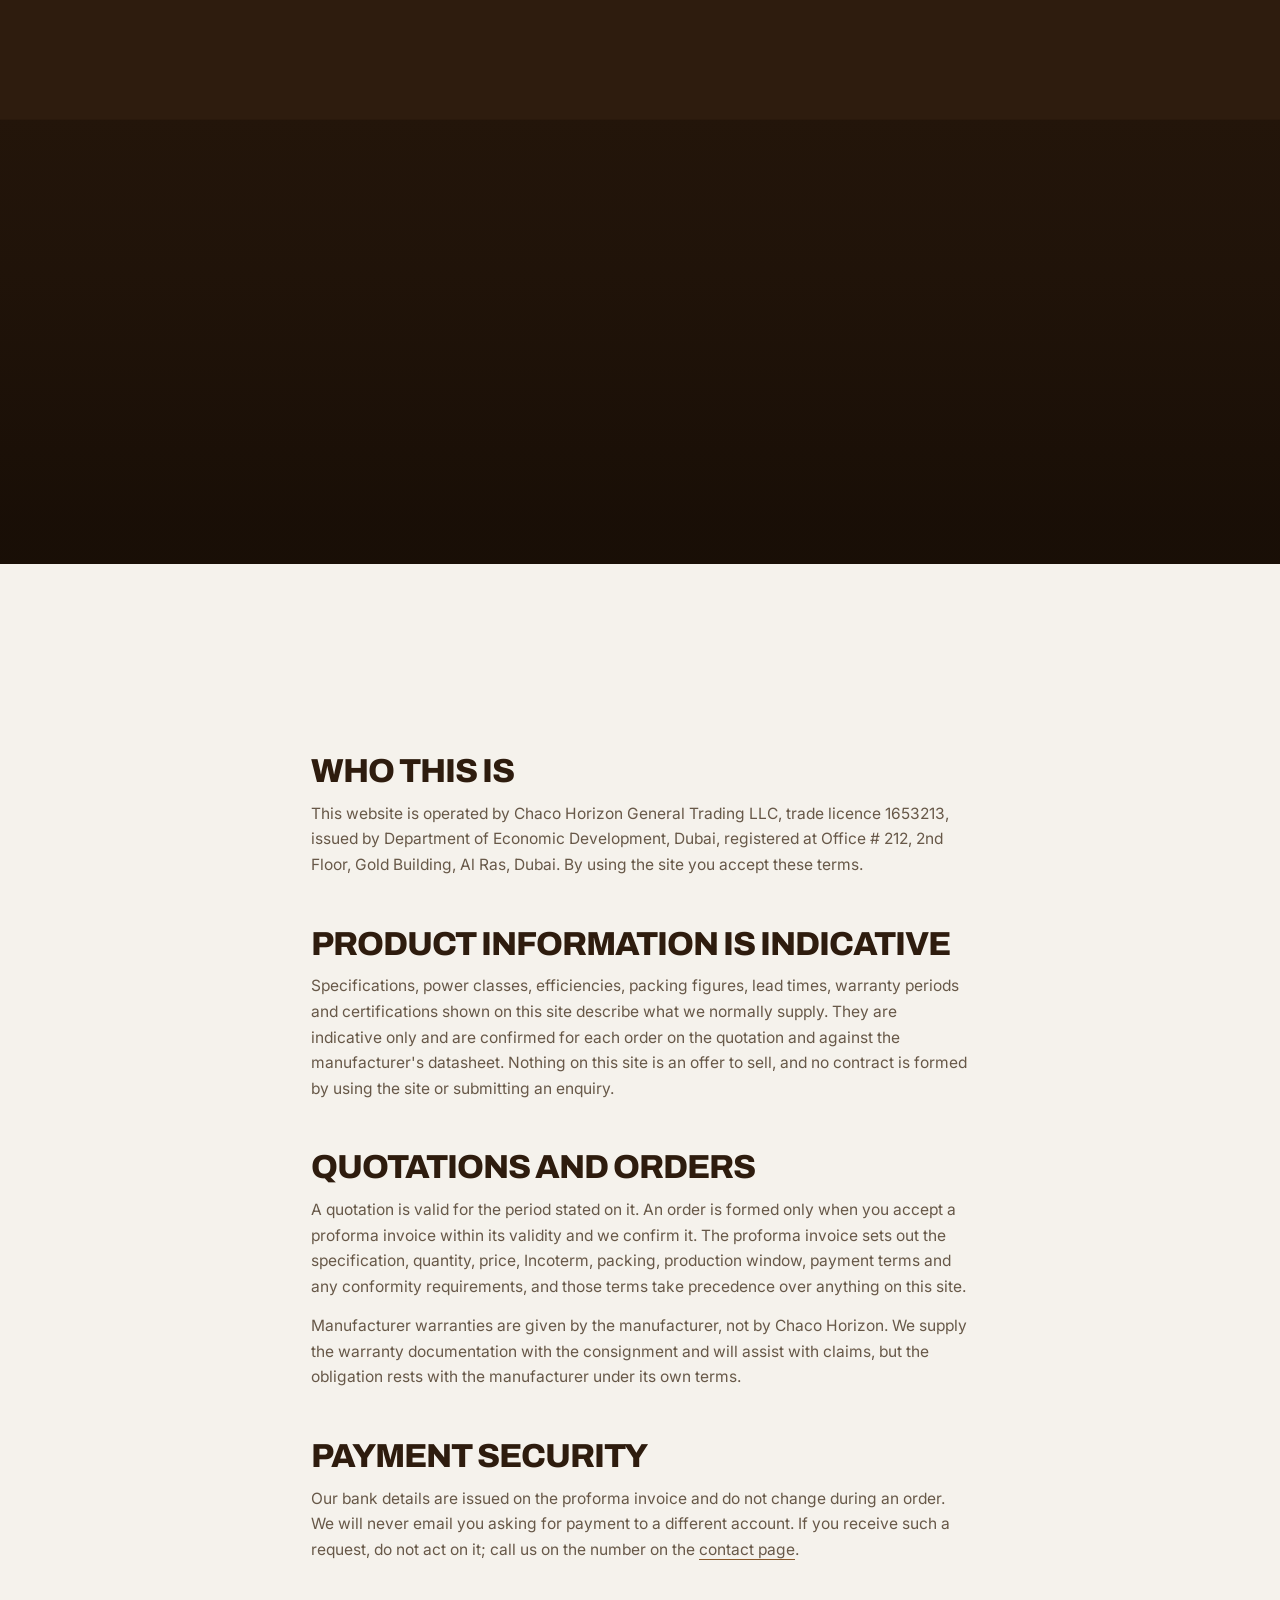
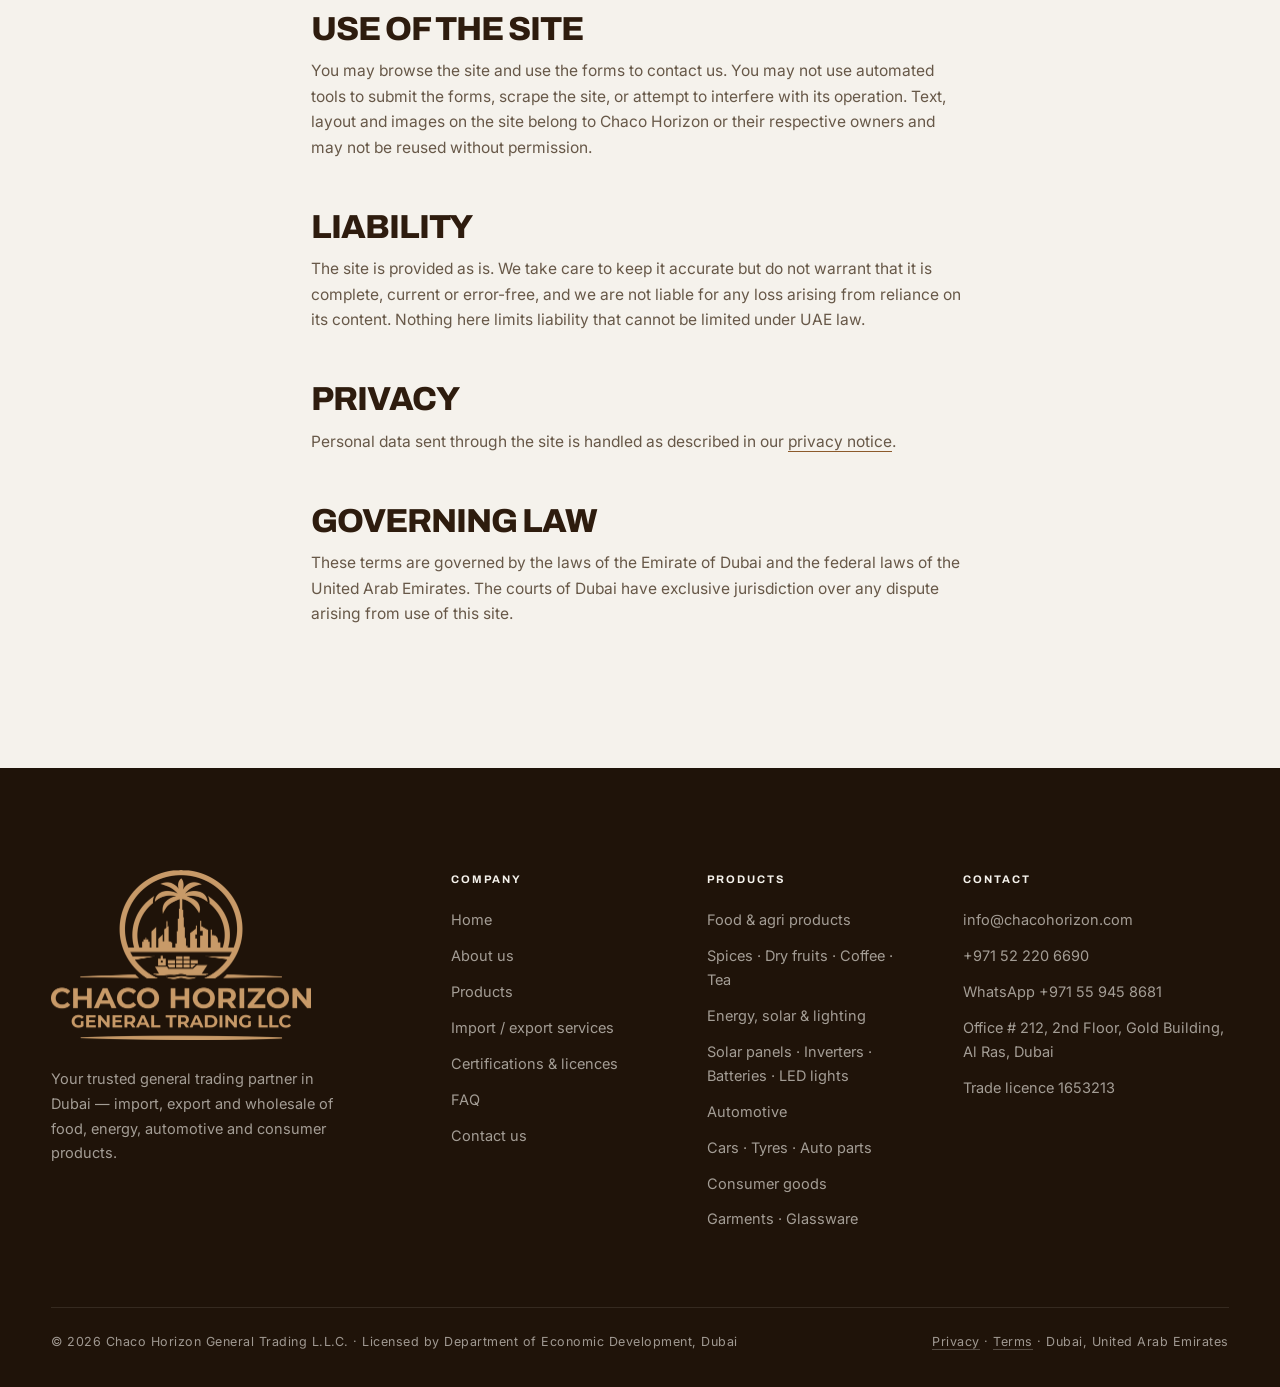
<file: public_html/terms.html>
<!doctype html>
<html lang="en">
<head>
<meta charset="utf-8">
<meta name="viewport" content="width=device-width, initial-scale=1, viewport-fit=cover">
<!-- JS-dependent initial states (hidden reveals, curtain, menu links) are scoped to html.js -->
<script>document.documentElement.classList.add('js')</script>
<title>Website Terms — Chaco Horizon General Trading LLC</title>
<meta name="description" content="Terms of use for the Chaco Horizon General Trading LLC website, and the status of product information and quotations shown on it.">
<link rel="canonical" href="https://www.chacohorizon.com/terms.html">
<meta name="theme-color" content="#2E1C0E">
<link rel="icon" type="image/png" sizes="64x64" href="favicon.png">
<link rel="apple-touch-icon" sizes="180x180" href="apple-touch-icon.png">
<meta property="og:type" content="website">
<meta property="og:site_name" content="Chaco Horizon General Trading LLC">
<meta property="og:title" content="Website Terms — Chaco Horizon General Trading LLC">
<meta property="og:description" content="Terms of use for the Chaco Horizon General Trading LLC website, and the status of product information and quotations shown on it.">
<meta property="og:url" content="https://www.chacohorizon.com/terms.html">
<meta property="og:image" content="https://www.chacohorizon.com/images/og-logo.jpg">
<meta property="og:image:width" content="1200">
<meta property="og:image:height" content="630">
<meta name="twitter:card" content="summary_large_image">
<script type="application/ld+json">
{
  "@context": "https://schema.org",
  "@type": "Organization",
  "name": "Chaco Horizon General Trading LLC",
  "url": "https://www.chacohorizon.com/",
  "logo": "https://www.chacohorizon.com/logo/logo-mark-210.png",
  "image": "https://www.chacohorizon.com/images/og-logo.jpg",
  "legalName": "Chaco Horizon General Trading L.L.C.",
  "description": "Trusted general trading company in Dubai, UAE. Import, export and wholesale of quality spices, dry fruits, coffee, tea, solar panels, inverters, batteries, LED lights, cars, tyres, auto parts, garments and glassware. UAE Trade Licence 1653213.",
  "email": "info@chacohorizon.com",
  "telephone": "+971522206690",
  "address": {
    "@type": "PostalAddress",
    "streetAddress": "Office # 212, 2nd Floor, Gold Building, Al Ras, Deira",
    "addressLocality": "Dubai",
    "addressCountry": "AE"
  },
  "contactPoint": [{
    "@type": "ContactPoint",
    "contactType": "sales",
    "name": "Mr. Nisar Ahmed",
    "telephone": "+971522206690",
    "email": "info@chacohorizon.com",
    "availableLanguage": ["en"]
  }, {
    "@type": "ContactPoint",
    "contactType": "sales",
    "telephone": "+971559458681",
    "availableLanguage": ["en"]
  }]
}
</script>
<meta name="robots" content="noindex, follow">
  <script type="module" crossorigin src="./assets/cursor-CHx5mGN1.js"></script>
  <script type="module" crossorigin src="./assets/inner-DlZzteVC.js"></script>
  <link rel="stylesheet" crossorigin href="./assets/cursor-rp7mGP0h.css">
  <link rel="stylesheet" crossorigin href="./assets/inner-ZSBf4MN5.css">
</head>
<body>

<a class="skip" href="#top">Skip to content</a>
<div id="prog" aria-hidden="true"></div>
<div id="cur" aria-hidden="true"></div>
<div id="curRing" aria-hidden="true"></div>

<div id="curtain" aria-hidden="true">
  <div class="pre">
    <img class="mark" src="logo/logo-mark-210.png" width="70" height="70" alt="" decoding="async">
    <div class="pre-word"><b>Chaco Horizon</b><span>General Trading LLC</span></div>
    <div class="pre-bar"><i id="preBar"></i></div>
  </div>
</div>
<header class="nav" id="nav">
  <div class="wrap nav-in">
    <a class="brand" href="index.html" aria-label="Chaco Horizon General Trading, home">
      <img src="logo/logo-mark-120.png" width="40" height="40" alt="" decoding="async">
      <span><b>Chaco Horizon</b><span>General Trading LLC</span></span>
    </a>
    <nav class="links" aria-label="Main">
      <a href="about.html" data-nav="about">About</a>
      <a href="products.html" data-nav="products">Products</a>
      <a href="import-export.html" data-nav="import-export">Import / Export</a>
      <a href="certifications.html" data-nav="certifications">Certifications</a>
      <a href="faq.html" data-nav="faq">FAQ</a>
      <a href="contact.html" data-nav="contact">Contact</a>
    </nav>
    <button class="navq" data-quote><span class="navq-long">Get a quote</span><span class="navq-short">Quote</span></button>
    <button class="burger" id="burger" aria-label="Open menu" aria-expanded="false" aria-controls="menu">
      <span></span><span></span><span></span>
    </button>
  </div>
</header>
<!-- ===== mobile menu ===== -->
<div id="menu" role="dialog" aria-modal="true" aria-label="Menu" aria-hidden="true" inert>
  <nav aria-label="Mobile">
    <a href="index.html" data-nav="index"><span>Home</span></a>
    <a href="about.html" data-nav="about"><span>About</span></a>
    <a href="products.html" data-nav="products"><span>Products</span></a>
    <a href="import-export.html" data-nav="import-export"><span>Import / Export</span></a>
    <a href="certifications.html" data-nav="certifications"><span>Certifications</span></a>
    <a href="faq.html" data-nav="faq"><span>FAQ</span></a>
    <a href="contact.html" data-nav="contact"><span>Contact</span></a>
  </nav>
  <div class="mcta btns">
    <button class="btn" data-quote>Get a quote</button>
    <a class="btn btn-line" href="https://wa.me/971559458681" target="_blank" rel="noopener">WhatsApp</a>
  </div>
  <div class="mfoot">
    <a href="mailto:info@chacohorizon.com">info@chacohorizon.com</a>
    <a href="tel:+971522206690">+971 52 220 6690</a>
  </div>
</div>

<!-- fixed bottom bar on phones: the two things a buyer actually does -->
<div class="mbar" aria-label="Quick contact">
  <a class="mbar-wa" href="https://wa.me/971559458681" target="_blank" rel="noopener">WhatsApp</a>
  <button class="mbar-q" data-quote>Get a quote</button>
</div>
<!-- ===== quote overlay ===== -->
<div id="quote" role="dialog" aria-modal="true" aria-label="Request a quote" aria-hidden="true" inert data-wa="971559458681">
  <div class="q-bar">
    <b>Request a quote</b>
    <button class="q-close" id="qClose">Close
      <svg width="15" height="15" viewBox="0 0 16 16" fill="none" aria-hidden="true"><path d="M2 2l12 12M14 2L2 14" stroke="currentColor" stroke-width="2" stroke-linecap="round"/></svg>
    </button>
  </div>
  <div class="q-prog"><i id="qProg"></i></div>

  <div class="q-body">
    <form class="q-inner" id="qForm" novalidate>
      <div class="q-step on" data-step data-require="cat">
        <p class="q-ix">Step 01</p>
        <h3>What Are You Looking to Source?</h3>
        <p class="q-hint">Pick the closest category. You can add detail at the end.</p>
        <div class="q-opts">
          <div class="q-opt"><input type="radio" id="c1" name="cat" value="Food &amp; agri - spices, dry fruits, coffee, tea"><label for="c1">Food &amp; agri — spices, dry fruits, coffee, tea</label></div>
          <div class="q-opt"><input type="radio" id="c2" name="cat" value="Energy &amp; lighting - solar panels, inverters, batteries, LED lights"><label for="c2">Energy &amp; lighting — solar panels, inverters, batteries, LED lights</label></div>
          <div class="q-opt"><input type="radio" id="c3" name="cat" value="Automotive - cars, tyres, auto parts"><label for="c3">Automotive — cars, tyres, auto parts</label></div>
          <div class="q-opt"><input type="radio" id="c4" name="cat" value="Consumer goods - garments, glassware"><label for="c4">Consumer goods — garments, glassware</label></div>
          <div class="q-opt"><input type="radio" id="c5" name="cat" value="Something else"><label for="c5">Something else</label></div>
        </div>
        <p class="q-err" role="alert"></p>
      </div>

      <div class="q-step" data-step data-require="vol">
        <p class="q-ix">Step 02</p>
        <h3>Roughly How Much?</h3>
        <p class="q-hint">An estimate is fine — containers, tonnes, kilowatts or a unit count. It tells us which suppliers to approach.</p>
        <div class="q-opts">
          <div class="q-opt"><input type="radio" id="v1" name="vol" value="Under 1 container"><label for="v1">Under 1 container</label></div>
          <div class="q-opt"><input type="radio" id="v2" name="vol" value="1-5 containers"><label for="v2">1–5 containers</label></div>
          <div class="q-opt"><input type="radio" id="v3" name="vol" value="5-20 containers"><label for="v3">5–20 containers</label></div>
          <div class="q-opt"><input type="radio" id="v4" name="vol" value="20+ / ongoing supply"><label for="v4">20+ / ongoing supply</label></div>
          <div class="q-opt"><input type="radio" id="v5" name="vol" value="In units or kW - see notes"><label for="v5">In units or kW — I'll say in the notes</label></div>
        </div>
        <p class="q-err" role="alert"></p>
      </div>

      <div class="q-step" data-step data-require="port,inco">
        <p class="q-ix">Step 03</p>
        <h3>Where Is It Going?</h3>
        <p class="q-hint">Destination port or city, and the terms you normally buy on.</p>
        <div class="q-fields">
          <div class="q-f full"><label for="port">Destination port or city</label><input id="port" name="port" type="text" autocomplete="off"></div>
        </div>
        <p class="q-lab" id="inco-lab">Incoterm</p>
        <div class="q-opts q-opts-5" role="radiogroup" aria-labelledby="inco-lab">
          <div class="q-opt"><input type="radio" id="i1" name="inco" value="FOB"><label for="i1">FOB</label></div>
          <div class="q-opt"><input type="radio" id="i2" name="inco" value="CIF"><label for="i2">CIF</label></div>
          <div class="q-opt"><input type="radio" id="i3" name="inco" value="DDP"><label for="i3">DDP</label></div>
          <div class="q-opt"><input type="radio" id="i4" name="inco" value="Delivered UAE"><label for="i4">Delivered in the UAE</label></div>
          <div class="q-opt"><input type="radio" id="i5" name="inco" value="Not sure"><label for="i5">Not sure — advise me</label></div>
        </div>
        <p class="q-err" role="alert"></p>
      </div>

      <div class="q-step" data-step data-require="tim">
        <p class="q-ix">Step 04</p>
        <h3>When Do You Need It?</h3>
        <div class="q-opts">
          <div class="q-opt"><input type="radio" id="t1" name="tim" value="As soon as possible"><label for="t1">As soon as possible</label></div>
          <div class="q-opt"><input type="radio" id="t2" name="tim" value="Within 1-2 months"><label for="t2">Within 1–2 months</label></div>
          <div class="q-opt"><input type="radio" id="t3" name="tim" value="3-6 months out"><label for="t3">3–6 months out</label></div>
          <div class="q-opt"><input type="radio" id="t4" name="tim" value="Planning / budgeting"><label for="t4">Planning / budgeting</label></div>
        </div>
        <p class="q-err" role="alert"></p>
      </div>

      <div class="q-step" data-step data-require="nm,em">
        <p class="q-ix">Step 05</p>
        <h3>Where Should We Send the Quote?</h3>
        <div class="q-fields">
          <div class="q-f"><label for="nm">Your name</label><input id="nm" name="name" type="text" autocomplete="name"></div>
          <div class="q-f"><label for="co">Company</label><input id="co" name="company" type="text" autocomplete="organization"></div>
          <div class="q-f"><label for="em">Email</label><input id="em" name="email" type="email" autocomplete="email"></div>
          <div class="q-f"><label for="ph">Phone or WhatsApp</label><input id="ph" name="phone" type="tel" autocomplete="tel"></div>
          <div class="q-f full"><label for="sp">Specification or notes</label><textarea id="sp" name="notes" rows="3"></textarea></div>
        </div>
        <p class="q-hint" style="margin-top:20px">Have a specification, datasheet or product list? Email it to <a href="mailto:info@chacohorizon.com" style="text-decoration:underline">info@chacohorizon.com</a> quoting your name and we will attach it to this enquiry.</p>
        <p class="q-consent">By sending this you agree to our <a href="privacy.html">privacy notice</a>. We use your details only to answer this enquiry.</p>
        <!-- honeypot: hidden from people, filled by bots -->
        <div class="hp" aria-hidden="true"><label for="q-website">Website</label><input id="q-website" name="website" type="text" tabindex="-1" autocomplete="off"></div>
        <p class="q-err" role="alert"></p>
      </div>

      <div class="q-done">
        <h3 style="max-width:20ch">Thank You — We've Received Your Request.</h3>
        <p class="q-hint" style="max-width:46ch">Our team will review your requirement and respond with a competitive quotation and lead time. For urgent enquiries, WhatsApp is the fastest way to reach us. Specifications or product lists can be sent to <a href="mailto:info@chacohorizon.com" style="text-decoration:underline">info@chacohorizon.com</a>.</p>
        <div class="btns"><a class="btn btn-line" id="qWa" href="https://wa.me/971559458681" target="_blank" rel="noopener">Send the same on WhatsApp</a></div>
      </div>
    </form>
  </div>

  <div class="q-nav">
    <button class="btn btn-line q-back" id="qBack" type="button" disabled>Back</button>
    <span class="q-count" id="qCount">01 / 05</span>
    <button class="btn q-next" id="qNext" type="button">Continue
      <svg width="18" height="12" viewBox="0 0 18 12" fill="none" aria-hidden="true"><path d="M1 6h15M12 1l5 5-5 5" stroke="currentColor" stroke-width="2" stroke-linecap="round" stroke-linejoin="round"/></svg>
    </button>
  </div>
</div>

<main id="top">

<section class="mast" style="padding-top:clamp(140px,17vw,220px)">
  <div class="mast-veil" aria-hidden="true"></div>
  <div class="wrap">
    <div class="crumb"><i></i>Legal</div>
    <h1>Website Terms</h1>
    <p class="mast-lede">Short, because the terms that matter are the ones on your proforma invoice. Last updated 20 September 2026.</p>
  </div>
</section>

<section class="sec light">
  <div class="wrap legal">
    <h2>Who This Is</h2>
    <p>This website is operated by Chaco Horizon General Trading LLC, trade licence 1653213, issued by Department of Economic Development, Dubai, registered at Office # 212, 2nd Floor, Gold Building, Al Ras, Dubai. By using the site you accept these terms.</p>

    <h2>Product Information Is Indicative</h2>
    <p>Specifications, power classes, efficiencies, packing figures, lead times, warranty periods and certifications shown on this site describe what we normally supply. They are indicative only and are confirmed for each order on the quotation and against the manufacturer's datasheet. Nothing on this site is an offer to sell, and no contract is formed by using the site or submitting an enquiry.</p>

    <h2>Quotations and Orders</h2>
    <p>A quotation is valid for the period stated on it. An order is formed only when you accept a proforma invoice within its validity and we confirm it. The proforma invoice sets out the specification, quantity, price, Incoterm, packing, production window, payment terms and any conformity requirements, and those terms take precedence over anything on this site.</p>
    <p>Manufacturer warranties are given by the manufacturer, not by Chaco Horizon. We supply the warranty documentation with the consignment and will assist with claims, but the obligation rests with the manufacturer under its own terms.</p>

    <h2>Payment Security</h2>
    <p>Our bank details are issued on the proforma invoice and do not change during an order. We will never email you asking for payment to a different account. If you receive such a request, do not act on it; call us on the number on the <a href="contact.html">contact page</a>.</p>

    <h2>Use of the Site</h2>
    <p>You may browse the site and use the forms to contact us. You may not use automated tools to submit the forms, scrape the site, or attempt to interfere with its operation. Text, layout and images on the site belong to Chaco Horizon or their respective owners and may not be reused without permission.</p>

    <h2>Liability</h2>
    <p>The site is provided as is. We take care to keep it accurate but do not warrant that it is complete, current or error-free, and we are not liable for any loss arising from reliance on its content. Nothing here limits liability that cannot be limited under UAE law.</p>

    <h2>Privacy</h2>
    <p>Personal data sent through the site is handled as described in our <a href="privacy.html">privacy notice</a>.</p>

    <h2>Governing Law</h2>
    <p>These terms are governed by the laws of the Emirate of Dubai and the federal laws of the United Arab Emirates. The courts of Dubai have exclusive jurisdiction over any dispute arising from use of this site.</p>
  </div>
</section>

</main>

<footer>
  <div class="wrap">
    <div class="f-grid">
      <div>
        <a class="f-logo" href="index.html" aria-label="Chaco Horizon General Trading, home">
          <img src="logo/logo-full-light-520.png" width="260" height="171" alt="Chaco Horizon General Trading LLC" loading="lazy" decoding="async">
        </a>
        <p class="f-note">Your trusted general trading partner in Dubai — import, export and wholesale of food, energy, automotive and consumer products.</p>
      </div>
      <div><h5>Company</h5><ul>
        <li><a href="index.html">Home</a></li><li><a href="about.html">About us</a></li>
        <li><a href="products.html">Products</a></li><li><a href="import-export.html">Import / export services</a></li>
        <li><a href="certifications.html">Certifications &amp; licences</a></li><li><a href="faq.html">FAQ</a></li>
        <li><a href="contact.html">Contact us</a></li>
      </ul></div>
      <div><h5>Products</h5><ul>
        <li><a href="products.html#food">Food &amp; agri products</a></li>
        <li><a href="products.html#food">Spices · Dry fruits · Coffee · Tea</a></li>
        <li><a href="products.html#energy">Energy, solar &amp; lighting</a></li>
        <li><a href="products.html#energy">Solar panels · Inverters · Batteries · LED lights</a></li>
        <li><a href="products.html#automotive">Automotive</a></li>
        <li><a href="products.html#automotive">Cars · Tyres · Auto parts</a></li>
        <li><a href="products.html#consumer">Consumer goods</a></li>
        <li><a href="products.html#consumer">Garments · Glassware</a></li>
      </ul></div>
      <div><h5>Contact</h5><ul>
        <li><a href="mailto:info@chacohorizon.com">info@chacohorizon.com</a></li>
        <li><a href="tel:+971522206690">+971 52 220 6690</a></li>
        <li><a href="https://wa.me/971559458681" target="_blank" rel="noopener">WhatsApp +971 55 945 8681</a></li>
        <li>Office # 212, 2nd Floor, Gold Building, Al Ras, Dubai</li>
        <li>Trade licence 1653213</li>
      </ul></div>
    </div>
    <div class="f-bot">
      <span>© <span data-year>2026</span> Chaco Horizon General Trading L.L.C. · Licensed by Department of Economic Development, Dubai</span>
      <span class="f-legal"><a href="privacy.html">Privacy</a> · <a href="terms.html">Terms</a> · Dubai, United Arab Emirates</span>
    </div>
  </div>
</footer>

</body>
</html>
</file>
<file: public_html/assets/cursor-rp7mGP0h.css>
@font-face{font-family:Archivo;font-style:normal;font-display:swap;font-weight:700;src:url(./archivo-latin-700-normal-D9cHMWGj.woff2)format("woff2")}@font-face{font-family:Archivo;font-style:normal;font-display:swap;font-weight:800;src:url(./archivo-latin-800-normal-cB6v3kRN.woff2)format("woff2")}@font-face{font-family:Archivo;font-style:normal;font-display:swap;font-weight:900;src:url(./archivo-latin-900-normal-D5FQlLQC.woff2)format("woff2")}@font-face{font-family:Inter;font-style:normal;font-display:swap;font-weight:400;src:url(./inter-latin-400-normal-C38fXH4l.woff2)format("woff2")}@font-face{font-family:Inter;font-style:normal;font-display:swap;font-weight:500;src:url(./inter-latin-500-normal-Cerq10X2.woff2)format("woff2")}@font-face{font-family:Inter;font-style:normal;font-display:swap;font-weight:600;src:url(./inter-latin-600-normal-LgqL8muc.woff2)format("woff2")}:root{--espresso:#2e1c0e;--espresso-2:#3f2814;--bronze:#6b3f1d;--copper:#8c5a2b;--copper-lt:#a9703c;--tan:#c89a68;--cream:#f5f2ec;--cream-2:#eae4d9;--gray:#675848;--nav-h:clamp(74px,8vw,100px);--lightningcss-light:initial;--lightningcss-dark: ;color-scheme:light;box-sizing:border-box;padding-top:env(safe-area-inset-top,0px);padding-bottom:env(safe-area-inset-bottom,0px)}*,:before,:after{box-sizing:border-box}html{-webkit-text-size-adjust:100%;scroll-padding-top:calc(var(--nav-h) + env(safe-area-inset-top,0px))}body{background:var(--cream);color:var(--espresso);margin:0;font-family:Inter,system-ui,sans-serif;font-size:16.5px;line-height:1.65;overflow-x:hidden}body.lock{overflow:hidden}h1,h2,h3,h4{letter-spacing:-.035em;margin:0;font-family:Archivo,system-ui,sans-serif;font-weight:800;line-height:.92}h1,h2{text-transform:uppercase}h3,h4{letter-spacing:-.02em;font-weight:700;line-height:1.05}p{margin:0}a{color:inherit;text-decoration:none}:focus-visible{outline:3px solid var(--copper);outline-offset:4px}.hero :focus-visible,.mast :focus-visible,.sec.dark :focus-visible,.cta :focus-visible,.endcta :focus-visible,#menu :focus-visible,footer :focus-visible,.ticker :focus-visible,.hsec :focus-visible,.panel:focus-visible,.card:focus-visible,.nav:not(.solid) :focus-visible,#curtain :focus-visible{outline-color:var(--tan)}.wrap{width:100%;max-width:1400px;margin:0 auto;padding:0 clamp(20px,4vw,64px)}.skip{z-index:600;background:var(--espresso);color:var(--cream);letter-spacing:.14em;text-transform:uppercase;padding:12px 18px;font-family:Archivo,sans-serif;font-size:12px;font-weight:700;transition:transform .2s;position:fixed;top:8px;left:8px;transform:translateY(-200%)}.skip:focus{outline-color:var(--tan);transform:none}.shot{background:var(--espresso-2);display:block;position:relative;overflow:hidden}.shot:before{content:"";z-index:0;background:linear-gradient(150deg,#c89a68 0%,#8c5a2b 48%,#3f2814 100%);position:absolute;inset:0}.shot img{object-fit:cover;z-index:1;filter:grayscale()contrast(1.06)brightness(.92);mix-blend-mode:luminosity;opacity:0;width:100%;height:100%;transition:opacity .7s;display:block;position:absolute;inset:0}.shot.loaded img{opacity:1}.shot video{object-fit:cover;z-index:2;filter:grayscale()contrast(1.06)brightness(.92);mix-blend-mode:luminosity;opacity:0;will-change:transform;pointer-events:none;width:100%;height:100%;transition:opacity 1.2s;position:absolute;inset:0}.shot video.on{opacity:1}.shot.natural img,.card .shot img,.panel .shot img,.pair .shot img,.mapbox img,.doc .shot img{filter:none;mix-blend-mode:normal}.shot .slot{z-index:1;text-align:center;background:repeating-linear-gradient(135deg,#f5f2ec0f 0 12px,#0000 12px 24px);flex-direction:column;justify-content:center;align-items:center;gap:10px;padding:24px;display:flex;position:absolute;inset:0}.shot .slot b{letter-spacing:.2em;text-transform:uppercase;color:#f5f2ece6;font-family:Archivo,sans-serif;font-size:11px;font-weight:700}.shot .slot span{color:#f5f2ec99;max-width:30ch;font-size:12.5px;line-height:1.5}.shot.loaded .slot{display:none}#curtain{z-index:380;background:var(--espresso);pointer-events:none;justify-content:center;align-items:center;display:flex;position:fixed;inset:0;transform:translateY(100%)}html.js #curtain{transform:none}#curtain .mark{opacity:0;color:var(--tan);object-fit:contain;width:70px;height:70px}html.js #curtain .mark{opacity:1}#curtain .pre{flex-direction:column;align-items:center;gap:22px;display:flex}#curtain .pre-word,#curtain .pre-bar{opacity:0}#curtain .pre-word{text-align:center;text-transform:uppercase;color:var(--cream);font-family:Archivo,sans-serif;line-height:1.2}#curtain .pre-word b{letter-spacing:.24em;font-size:14px;font-weight:700;display:block}#curtain .pre-word span{letter-spacing:.32em;color:var(--tan);margin-top:6px;font-size:9.5px;font-weight:600;display:block}#curtain .pre-bar{background:#f5f2ec24;width:clamp(120px,18vw,200px);height:1px;overflow:hidden}#curtain .pre-bar i{background:var(--tan);transform-origin:0;height:100%;display:block;transform:scaleX(0)}#cur{background:var(--copper);pointer-events:none;z-index:500;opacity:0;border-radius:50%;width:9px;height:9px;position:fixed;top:0;left:0;transform:translate(-50%,-50%)}#curRing{pointer-events:none;z-index:499;opacity:0;border:1px solid #8c5a2b80;border-radius:50%;width:44px;height:44px;position:fixed;top:0;left:0;transform:translate(-50%,-50%)}html.has-cursor,html.has-cursor a,html.has-cursor button,html.has-cursor summary,html.has-cursor label{cursor:none}@media (hover:none){#cur,#curRing{display:none}}@media (prefers-reduced-motion:reduce){#cur,#curRing{display:none}}#prog{background:var(--tan);z-index:120;transform-origin:0;width:100%;height:2px;margin-top:env(safe-area-inset-top,0px);position:fixed;top:0;left:0;transform:scaleX(0)}.nav{z-index:110;padding-top:env(safe-area-inset-top,0px);transition:background .45s,box-shadow .45s;position:fixed;top:0;left:0;right:0}.nav.solid{-webkit-backdrop-filter:blur(14px);backdrop-filter:blur(14px);background:#f5f2eced;box-shadow:0 1px #2e1c0e1a}.nav.solid .brand b{color:var(--espresso)}.nav.solid .brand span,.nav.solid .brand svg{color:var(--copper)}.nav.solid .links a{color:var(--gray)}.nav.solid .burger span{background:var(--espresso)}.nav-in{height:var(--nav-h);justify-content:space-between;align-items:center;gap:24px;display:flex}.brand{flex-shrink:0;align-items:center;gap:13px;display:flex}.brand svg{color:var(--tan);flex-shrink:0;transition:color .45s}.brand img{object-fit:contain;flex-shrink:0;width:40px;height:40px;display:block}.brand b{letter-spacing:.03em;text-transform:uppercase;color:var(--cream);font-family:Archivo,sans-serif;font-size:clamp(14px,1.5vw,17.5px);font-weight:800;line-height:1;transition:color .45s}.brand span{letter-spacing:.17em;color:var(--tan);text-transform:uppercase;white-space:nowrap;margin-top:4px;font-family:Inter,sans-serif;font-size:9.5px;font-weight:500;transition:color .45s;display:block}.links{align-items:center;gap:clamp(18px,2.4vw,34px);margin-left:auto;display:flex}.links a{letter-spacing:.13em;text-transform:uppercase;color:#f5f2ecc7;white-space:nowrap;font-size:12.5px;font-weight:600;transition:color .25s;position:relative}.links a:hover,.links a[aria-current=page]{color:var(--tan)}.nav.solid .links a:hover,.nav.solid .links a[aria-current=page]{color:var(--bronze)}.navq{letter-spacing:.13em;text-transform:uppercase;color:var(--cream);background:var(--bronze);cursor:pointer;white-space:nowrap;border:0;flex-shrink:0;align-items:center;gap:10px;min-height:44px;padding:14px 24px;font-family:Archivo,sans-serif;font-size:12px;font-weight:700;transition:background .25s;display:inline-flex}.navq:hover{background:var(--espresso)}.navq-short{display:none}.burger{cursor:pointer;z-index:2;background:0 0;border:0;padding:12px;display:none}.burger span{background:var(--cream);width:26px;height:2px;margin:6px 0;transition:background .45s,transform .4s,opacity .3s;display:block}@media (width<=1400px){.links{gap:22px}.links a{letter-spacing:.1em;font-size:12px}.navq{padding:14px 18px}}@media (width<=1100px){.links{display:none}.burger{display:block}}@media (width<=640px){.navq{margin-left:auto;padding:12px 14px}.navq-long{display:none}.navq-short{display:inline}.brand span{display:none}}#menu{z-index:200;background:var(--espresso);-webkit-overflow-scrolling:touch;padding:calc(var(--nav-h) + env(safe-area-inset-top,0px) + 16px) clamp(20px,6vw,64px) clamp(40px,8vw,80px);clip-path:inset(0 0 100%);pointer-events:none;flex-direction:column;display:flex;position:fixed;inset:0;overflow-y:auto}#menu.open{pointer-events:auto}#menu nav{flex-direction:column;gap:clamp(4px,1.4vw,14px);margin:auto 0 0;display:flex}#menu nav a{text-transform:uppercase;letter-spacing:-.04em;color:var(--cream);padding-bottom:.06em;font-family:Archivo,sans-serif;font-size:clamp(28px,min(10vw,8vh),72px);font-weight:800;line-height:1.05;display:block;overflow:hidden}#menu nav a span{display:block}html.js #menu nav a span{transform:translateY(110%)}#menu nav a:hover span,#menu nav a[aria-current=page] span{color:var(--tan)}#menu .mcta{margin-top:clamp(28px,5vw,48px)}html.js #menu .mcta,html.js #menu .mfoot{opacity:0}#menu .mfoot{color:#f5f2ecc7;flex-wrap:wrap;gap:26px;margin:clamp(24px,4vw,40px) 0 auto;font-size:15px;display:flex}#menu .mfoot a:hover{color:var(--tan)}.menu-open .nav{z-index:210;box-shadow:none;-webkit-backdrop-filter:none;backdrop-filter:none;background:0 0}.menu-open .nav .brand b{color:var(--cream)}.menu-open .nav .brand span,.menu-open .nav .brand svg{color:var(--tan)}.menu-open .burger span:first-child{background:var(--cream);transform:translateY(8px)rotate(45deg)}.menu-open .burger span:nth-child(2){opacity:0}.menu-open .burger span:nth-child(3){background:var(--cream);transform:translateY(-8px)rotate(-45deg)}.mbar{display:none}@media (width<=720px){.mbar{z-index:150;padding-bottom:env(safe-area-inset-bottom,0px);background:var(--espresso);grid-template-columns:1fr 1fr;display:grid;position:fixed;bottom:0;left:0;right:0;box-shadow:0 -1px #f5f2ec1f}.mbar a,.mbar button{cursor:pointer;letter-spacing:.14em;text-transform:uppercase;border:0;justify-content:center;align-items:center;min-height:52px;font-family:Archivo,sans-serif;font-size:12px;font-weight:700;display:flex}.mbar-wa{background:var(--espresso);color:var(--cream)}.mbar-q{background:var(--tan);color:var(--espresso)}body{padding-bottom:calc(52px + env(safe-area-inset-bottom,0px))}.menu-open .mbar,.quote-open .mbar{display:none}}#quote{z-index:250;background:var(--cream);clip-path:inset(100% 0 0);pointer-events:none;padding-top:env(safe-area-inset-top,0px);flex-direction:column;display:flex;position:fixed;inset:0}#quote.open{pointer-events:auto}.q-bar{border-bottom:1px solid #2e1c0e24;justify-content:space-between;align-items:center;gap:20px;padding:22px clamp(20px,4vw,64px);display:flex}.q-bar b{letter-spacing:.2em;text-transform:uppercase;color:var(--copper);font-family:Archivo,sans-serif;font-size:11.5px;font-weight:700}.q-close{cursor:pointer;letter-spacing:.16em;text-transform:uppercase;color:var(--gray);background:0 0;border:0;align-items:center;gap:10px;min-height:44px;padding:10px;font-family:Archivo,sans-serif;font-size:11.5px;font-weight:700;display:flex}.q-close:hover{color:var(--espresso)}.q-prog{background:#2e1c0e1f;height:2px;position:relative}.q-prog i{background:var(--bronze);transform-origin:0;width:100%;transition:transform .55s cubic-bezier(.2,.7,.3,1);position:absolute;inset:0 auto 0 0;transform:scaleX(.2)}.q-body{flex:1;display:flex;overflow-y:auto}.q-inner{width:100%;max-width:1000px;margin:auto;padding:clamp(34px,6vw,70px) clamp(20px,4vw,64px)}.q-step{display:none}.q-step.on{display:block}.q-ix{letter-spacing:.2em;text-transform:uppercase;color:var(--copper);margin-bottom:18px;font-family:Archivo,sans-serif;font-size:11.5px;font-weight:700}.q-step h3{letter-spacing:-.04em;color:var(--espresso);max-width:18ch;font-size:clamp(28px,5vw,60px);font-weight:800;line-height:.95}.q-hint{color:var(--gray);max-width:52ch;margin-top:14px;font-size:15.5px}.q-consent{color:var(--gray);max-width:52ch;margin-top:18px;font-size:13px}.q-consent a{text-decoration:underline}.q-opts{grid-template-columns:repeat(2,1fr);gap:12px;margin-top:clamp(26px,4vw,44px);display:grid}.q-opts-5{grid-template-columns:repeat(3,1fr);margin-top:14px}.q-opt{position:relative}.q-opt input{opacity:0;width:0;height:0;position:absolute}.q-opt label{cursor:pointer;border:1px solid #2e1c0e33;align-items:center;gap:14px;min-height:44px;padding:20px 22px;font-size:15.5px;font-weight:500;transition:background .25s,border-color .25s;display:flex}.q-opt label:before{content:"";border:1px solid #2e1c0e59;flex-shrink:0;width:16px;height:16px;transition:background .2s,border-color .2s}.q-opt input:checked+label{border-color:var(--bronze);background:#c89a6829}.q-opt input:checked+label:before{background:var(--bronze);border-color:var(--bronze);box-shadow:inset 0 0 0 3px var(--cream)}.q-opt input:focus-visible+label{outline:3px solid var(--copper);outline-offset:3px}.q-fields{grid-template-columns:1fr 1fr;gap:20px;margin-top:clamp(26px,4vw,44px);display:grid}.q-f{flex-direction:column;gap:9px;display:flex}.q-f.full{grid-column:1/-1}.q-f label,.q-lab{letter-spacing:.16em;text-transform:uppercase;color:var(--gray);font-family:Archivo,sans-serif;font-size:11px;font-weight:700}.q-lab{margin-top:26px}.q-f input,.q-f textarea{color:var(--espresso);background:0 0;border:0;border-bottom:1px solid #2e1c0e47;min-height:44px;padding:13px 0;font-family:Inter,sans-serif;font-size:16.5px;transition:border-color .25s}.q-f input:focus,.q-f textarea:focus{border-bottom-color:var(--bronze);outline:0}.q-f textarea{resize:vertical;min-height:96px}.q-f.invalid input,.q-f.invalid textarea{border-bottom-color:#b3412a}.q-err{color:#b3412a;min-height:1.4em;margin-top:18px;font-size:14px}.hp{width:1px;height:1px;position:absolute;top:auto;left:-9999px;overflow:hidden}.q-nav{padding:20px clamp(20px,4vw,64px) calc(24px + env(safe-area-inset-bottom,0px));border-top:1px solid #2e1c0e24;flex-wrap:wrap;justify-content:space-between;align-items:center;gap:16px;display:flex}.q-count{letter-spacing:.18em;text-transform:uppercase;color:var(--gray);font-family:Archivo,sans-serif;font-size:11.5px;font-weight:700}.q-done{text-align:center;padding:clamp(40px,8vw,90px) 0;display:none}.q-done h3{letter-spacing:-.04em;color:var(--espresso);margin:0 auto;font-size:clamp(28px,5vw,60px);font-weight:800;line-height:.95}.q-done p{margin:18px auto 0}.q-done .btns{justify-content:center;margin-top:30px}#quote.sent .q-step,#quote.sent .q-prog{display:none}#quote.sent .q-done{display:block}#quote.sent .q-nav{justify-content:center}#quote.sent .q-back,#quote.sent .q-next,#quote.sent .q-count{display:none}#quote.busy .q-next{opacity:.5;pointer-events:none}.btn{background:var(--tan);color:var(--espresso);letter-spacing:.15em;text-transform:uppercase;cursor:pointer;border:0;align-items:center;gap:14px;min-height:44px;padding:19px 34px;font-family:Archivo,sans-serif;font-size:12.5px;font-weight:700;transition:transform .3s,background .3s,opacity .3s;display:inline-flex}.btn:hover{background:var(--cream);transform:translateY(-3px)}.btn[disabled]{opacity:.35;pointer-events:none}.btn-line{color:var(--cream);background:0 0;border:1px solid #f5f2ec52}.btn-line:hover{border-color:var(--cream);color:var(--cream);background:#f5f2ec1a}.btns{flex-wrap:wrap;gap:13px;display:flex}.light .btn,#quote .btn{background:var(--bronze);color:var(--cream)}.light .btn:hover,#quote .btn:hover{background:var(--espresso)}.light .btn-line,#quote .btn-line{color:var(--espresso);background:0 0;border-color:#2e1c0e3d}.light .btn-line:hover,#quote .btn-line:hover{color:var(--espresso);background:#2e1c0e0d}.ticker{background:var(--espresso);color:var(--cream);z-index:4;padding:18px 0;position:relative;overflow:hidden}.tick-track{gap:54px;width:max-content;animation:30s linear infinite tk;display:flex}.tick-track span{letter-spacing:.07em;text-transform:uppercase;white-space:nowrap;align-items:center;gap:54px;font-family:Archivo,sans-serif;font-size:clamp(13px,1.6vw,19px);font-weight:800;display:flex}.tick-track span:after{content:"";background:var(--tan);border-radius:50%;width:6px;height:6px}@keyframes tk{to{transform:translate(-50%)}}.two{grid-template-columns:1fr 1fr;align-items:start;gap:clamp(30px,5vw,90px);display:grid}.two-off{padding-top:clamp(12px,4vw,70px)}.two-off p+p{margin-top:21px}h2{letter-spacing:-.045em;max-width:14ch;color:var(--espresso);font-size:clamp(34px,5.6vw,86px)}.lede{color:var(--gray);max-width:56ch;font-size:clamp(15.5px,1.5vw,18px)}.kick{letter-spacing:.2em;text-transform:uppercase;color:var(--copper);margin-bottom:clamp(16px,2.2vw,28px);font-family:Archivo,sans-serif;font-size:11.5px;font-weight:700}.tlink{letter-spacing:.17em;text-transform:uppercase;color:var(--espresso);border-bottom:2px solid var(--copper);align-items:center;gap:12px;margin-top:34px;padding-bottom:6px;font-family:Archivo,sans-serif;font-size:12px;font-weight:700;display:inline-flex}.pair{height:clamp(420px,52vw,720px);margin-top:clamp(44px,6vw,86px);position:relative}.pair .a{width:62%;height:78%;position:absolute;top:0;left:0}.pair .b{width:46%;height:56%;box-shadow:-28px -28px 0 0 var(--cream);position:absolute;bottom:0;right:0}.cap{letter-spacing:.2em;text-transform:uppercase;color:var(--gray);font-family:Archivo,sans-serif;font-size:10.5px;font-weight:700;position:absolute;bottom:-30px;left:0}.figs-row{border-top:1px solid #2e1c0e2e;grid-template-columns:repeat(4,1fr);gap:clamp(16px,2.4vw,34px);display:grid}.fig{border-right:1px solid #2e1c0e1f;padding-top:clamp(20px,2.6vw,38px);padding-right:18px}.fig:last-child{border-right:0}.fig b{letter-spacing:-.05em;color:var(--bronze);font-family:Archivo,sans-serif;font-size:clamp(40px,6.6vw,104px);font-weight:900;line-height:.86;display:block}.fig>span{letter-spacing:.15em;text-transform:uppercase;color:var(--gray);margin-top:14px;font-size:11.5px;font-weight:600;line-height:1.55;display:block}.regline{letter-spacing:.16em;text-transform:uppercase;color:var(--gray);border-top:1px solid #2e1c0e26;flex-wrap:wrap;gap:10px 34px;margin-top:clamp(28px,4vw,52px);padding-top:22px;font-family:Archivo,sans-serif;font-size:11.5px;font-weight:700;display:flex}.regline b{color:var(--bronze);font-weight:700}.regline a{border-bottom:1px solid var(--copper)}.band{width:100%;height:clamp(320px,48vw,680px);position:relative;overflow:hidden}.band .shot{position:absolute;inset:-14% 0}.band-tag{z-index:4;letter-spacing:.2em;text-transform:uppercase;color:#f5f2ecd9;font-family:Archivo,sans-serif;font-size:11px;font-weight:700;position:absolute;bottom:clamp(20px,3vw,44px);left:clamp(20px,4vw,64px)}.step,.region{border-top:1px solid #2e1c0e2b;grid-template-columns:clamp(60px,9vw,150px) 1fr auto;align-items:start;gap:clamp(18px,3vw,54px);padding:clamp(26px,3.4vw,46px) 0;transition:padding-left .4s;display:grid;position:relative}.step:last-of-type,.region:last-child{border-bottom:1px solid #2e1c0e2b}.step:before,.region:before{content:"";background:var(--espresso);z-index:0;width:0;transition:width .55s cubic-bezier(.2,.7,.3,1);position:absolute;top:0;bottom:0;left:0}.step:hover:before,.region:hover:before{width:100%}.step>*,.region>*{z-index:1;transition:color .45s;position:relative}.step:hover .st-n,.region:hover .rn{color:var(--tan)}.step:hover h3,.step:hover .st-x,.region:hover h3,.region:hover .rx{color:var(--cream)}.step:hover p,.region:hover p{color:#f5f2eca8}.step:hover,.region:hover{padding-left:clamp(14px,2.4vw,34px)}.st-n,.rn{letter-spacing:-.05em;color:#2e1c0e2e;font-family:Archivo,sans-serif;font-size:clamp(28px,4.4vw,66px);font-weight:900;line-height:.9}.step h3,.region h3{letter-spacing:-.03em;color:var(--espresso);margin-bottom:12px;font-size:clamp(20px,2.6vw,34px)}.step p,.region p{color:var(--gray);max-width:52ch;font-size:15.5px}.st-x,.rx{letter-spacing:.18em;text-transform:uppercase;color:var(--gray);white-space:nowrap;padding-top:8px;font-family:Archivo,sans-serif;font-size:11px;font-weight:700}.cta,.endcta{background:var(--espresso);isolation:isolate;position:relative;overflow:hidden}.cta .shot,.endcta .shot{z-index:-2;position:absolute;inset:-16% 0}.cta .shot img,.endcta .shot img{filter:grayscale()contrast(1.1)brightness(.6)}.cta-veil,.endcta .veil{z-index:-1;background:linear-gradient(120deg,#180e06f0 22%,#6b3f1db3 70%,#c89a6873 100%);position:absolute;inset:0}.cta-in,.endcta .in{z-index:2;padding:clamp(80px,13vw,190px) 0;position:relative}.cta h2,.endcta h2{color:var(--cream);letter-spacing:-.05em;max-width:13ch;font-size:clamp(38px,8.4vw,140px);line-height:.86}.cta h2 .tint,.endcta h2 .tint{color:var(--tan)}.cta-row,.endcta .row{flex-wrap:wrap;justify-content:space-between;align-items:flex-end;gap:36px;margin-top:clamp(28px,4.2vw,60px);display:flex}.cta-row p,.endcta .row p{color:#f5f2ecb3;max-width:40ch}footer{color:#f5f2ec9e;background:#1f1309;padding:clamp(60px,8vw,110px) 0 34px;font-size:14.5px}footer .brand b{color:var(--cream)}footer .brand span{color:var(--tan)}.f-logo{max-width:260px;display:inline-block}.f-logo img{width:100%;height:auto;display:block}.f-grid{grid-template-columns:1.7fr 1fr 1fr 1.3fr;gap:clamp(26px,4vw,60px);display:grid}.f-grid h5{letter-spacing:.19em;text-transform:uppercase;color:var(--cream);margin:0 0 20px;font-family:Archivo,sans-serif;font-size:11px;font-weight:700}.f-grid ul{flex-direction:column;gap:12px;margin:0;padding:0;list-style:none;display:flex}.f-grid a:hover{color:var(--tan)}.f-note{max-width:32ch;margin-top:20px;line-height:1.7}.f-bot{color:#f5f2ec99;letter-spacing:.04em;border-top:1px solid #f5f2ec1a;flex-wrap:wrap;justify-content:space-between;gap:18px;margin-top:clamp(40px,6vw,76px);padding-top:24px;font-size:12.5px;display:flex}.f-legal a{border-bottom:1px solid #f5f2ec40}.f-legal a:hover{color:var(--tan)}html.js .rv{opacity:0;transform:translateY(32px)}@media (width<=1000px){.two{grid-template-columns:1fr;gap:26px}.two-off{padding-top:0}.figs-row{grid-template-columns:1fr 1fr;gap:26px 20px}.fig:nth-child(2){border-right:0}.f-grid{grid-template-columns:1fr 1fr}.pair{height:clamp(380px,72vw,560px)}.pair .a{width:76%;height:74%}.pair .b{width:52%;height:52%;box-shadow:-18px -18px 0 0 var(--cream)}.q-opts,.q-fields{grid-template-columns:1fr}.q-opts-5{grid-template-columns:1fr 1fr}.step,.region{grid-template-columns:clamp(50px,11vw,80px) 1fr;gap:20px}.st-x,.rx{grid-column:2;margin-top:-4px;padding-top:0}}@media (width<=620px){.figs-row{grid-template-columns:1fr}.fig{border-bottom:1px solid #2e1c0e1f;border-right:0;padding-bottom:22px}.f-grid,.q-opts-5{grid-template-columns:1fr}}@media (prefers-reduced-motion:reduce){.rv,html.js .rv{opacity:1!important;transform:none!important}.tick-track{animation:none}*{transition-duration:.01ms!important;animation-duration:.01ms!important}}
</file>
<file: public_html/assets/index-kKQyAoU-.css>
.hero{min-height:100svh;padding-top:calc(var(--nav-h) + env(safe-area-inset-top,0px) + 40px);isolation:isolate;background:var(--espresso);align-items:flex-end;padding-bottom:clamp(36px,6vw,80px);display:flex;position:relative;overflow:hidden}.hero .shot{z-index:-2;position:absolute;inset:-6% 0 0}.hero .shot img{filter:grayscale()contrast(1.1)brightness(.78)}html.js .hero .shot img{will-change:transform}.hero .shot video{filter:grayscale()contrast(1.1)brightness(.78)}.hero-veil{z-index:-1;pointer-events:none;background:linear-gradient(#180e0673 0%,#180e0640 24%,#180e0699 58%,#180e06f0 94%);position:absolute;inset:0}.hero-in{z-index:2;width:100%;position:relative}.hero-tag{letter-spacing:.22em;text-transform:uppercase;color:var(--tan);align-items:center;gap:13px;margin-bottom:clamp(20px,3vw,38px);font-family:Archivo,sans-serif;font-size:11.5px;font-weight:700;display:flex}.hero-tag i{background:var(--tan);width:clamp(30px,5vw,70px);height:1px;display:block}.hero h1{letter-spacing:-.055em;color:var(--cream);font-size:clamp(48px,min(11vw,18vh),170px);font-weight:900;line-height:.86}.hero h1 .ln{margin-bottom:-.08em;padding-bottom:.08em;display:block;overflow:hidden}.hero h1 .wd{white-space:nowrap;display:inline-block}.hero h1 .ch{will-change:transform;display:inline-block}.hero h1 .tint{color:var(--tan)}.hero-meta{flex-wrap:wrap;justify-content:space-between;align-items:flex-end;gap:40px;margin-top:clamp(26px,3.4vw,46px);display:flex}.hero-meta p{color:#f5f2ecb8;max-width:46ch;font-size:clamp(15px,1.5vw,17.5px)}.about{background:var(--cream);padding:clamp(80px,12vw,180px) 0 clamp(60px,9vw,130px);position:relative}.hsec{background:var(--espresso);position:relative;overflow:clip}.hsec-head{z-index:5;pointer-events:none;justify-content:space-between;align-items:flex-end;gap:30px;padding:0 clamp(20px,4vw,64px);display:flex;position:absolute;top:clamp(46px,7vw,92px);left:0;right:0}.hsec-head h2{color:var(--cream);font-size:clamp(30px,5vw,74px)}.hsec-head .sub{letter-spacing:.2em;text-transform:uppercase;color:var(--tan);text-align:right;font-family:Archivo,sans-serif;font-size:11.5px;font-weight:700;line-height:1.9}.htrack{align-items:flex-end;gap:clamp(18px,2.4vw,38px);width:max-content;height:100svh;padding:0 clamp(20px,4vw,64px) clamp(70px,9vh,110px);display:flex;overflow:clip}.panel{background:var(--espresso-2);flex-shrink:0;width:clamp(280px,42vw,560px);height:min(clamp(380px,62vh,640px),100svh - 250px);display:block;position:relative;overflow:hidden}.panel .shot{position:absolute;inset:0}.panel .shot img{transition:transform .9s cubic-bezier(.2,.7,.3,1),opacity .7s}.panel:hover .shot img{transform:scale(1.07)}.panel .pv{z-index:3;background:linear-gradient(200deg,#180e061f 20%,#180e06e6 88%);position:absolute;inset:0}.panel-body{z-index:4;padding:clamp(22px,2.6vw,38px);position:absolute;bottom:0;left:0;right:0}.panel-ix{letter-spacing:.2em;color:var(--tan);text-transform:uppercase;margin-bottom:14px;font-family:Archivo,sans-serif;font-size:11px;font-weight:700;display:block}.panel h3{color:var(--cream);letter-spacing:-.035em;margin-bottom:12px;font-size:clamp(23px,2.9vw,40px)}.panel p{color:#f5f2eca8;max-width:38ch;font-size:14.5px}.panel .arw{color:var(--tan);letter-spacing:.18em;text-transform:uppercase;align-items:center;gap:11px;margin-top:22px;font-family:Archivo,sans-serif;font-size:11px;font-weight:700;display:inline-flex}.panel .arw svg{transition:transform .35s}.panel:hover .arw svg{transform:translate(8px)}.hcap{z-index:5;pointer-events:none;padding:0 clamp(20px,4vw,64px);position:absolute;bottom:clamp(20px,3vw,40px);left:0;right:0}.hcap .rail{background:#f5f2ec26;height:2px;position:relative}.hcap .rail i{background:var(--tan);transform-origin:0;width:26%;position:absolute;top:0;bottom:0;left:0}.proc{background:var(--cream);padding:clamp(80px,12vw,180px) 0}.proc-top{grid-template-columns:1fr 1fr;align-items:end;gap:clamp(24px,4vw,70px);margin-bottom:clamp(40px,6vw,86px);display:grid}.proof{background:var(--cream-2);padding:clamp(70px,10vw,150px) 0}.proof-head{letter-spacing:.2em;text-transform:uppercase;color:var(--copper);margin-bottom:clamp(30px,4vw,56px);font-family:Archivo,sans-serif;font-size:11.5px;font-weight:700}.proof-grid{background:#2e1c0e26;grid-template-columns:repeat(4,1fr);gap:1px;display:grid}.proof-grid-3{grid-template-columns:repeat(3,1fr)}.pc{background:var(--cream-2);padding:clamp(24px,3vw,42px)}.pc svg{width:34px;height:34px;color:var(--copper);margin-bottom:22px}.pc h3{color:var(--espresso);letter-spacing:-.025em;margin-bottom:11px;font-size:clamp(16px,1.8vw,21px)}.pc p{color:var(--gray);font-size:14.5px}.brands{background:var(--cream);border-top:1px solid #2e1c0e1f;padding:clamp(50px,7vw,90px) 0}.brands-row{flex-wrap:wrap;align-items:baseline;gap:12px 40px;margin-top:18px;display:flex}.brands-row span{letter-spacing:.02em;color:var(--espresso-2);opacity:.55;font-family:Archivo,sans-serif;font-size:clamp(15px,1.6vw,20px);font-weight:800}.brands p.small{color:var(--gray);max-width:70ch;margin-top:16px;font-size:13.5px}@media (width<=1000px){.proc-top{grid-template-columns:1fr;gap:26px}.proof-grid,.proof-grid-3{grid-template-columns:1fr 1fr}.htrack{flex-direction:column;align-items:stretch;width:100%;height:auto;padding-top:clamp(150px,26vw,230px);padding-bottom:clamp(60px,10vw,110px);overflow:visible}.panel{width:100%;height:clamp(380px,62vh,640px)}.hcap{display:none}}@media (width<=720px){.hero{padding-bottom:calc(clamp(36px,6vw,80px) + 52px + env(safe-area-inset-bottom,0px))}}@media (width<=620px){.proof-grid,.proof-grid-3{grid-template-columns:1fr}}
</file>
<file: public_html/assets/showcase-v1.css>
/* Product showcase marquee (home, products, about). Separate file because the
   Vite bundles are cached as immutable — bump the filename (v2, v3…) when editing. */
.pshow{background:var(--espresso);color:var(--cream);padding:clamp(56px,7vw,104px) 0 clamp(60px,7.5vw,112px);position:relative;z-index:4;overflow:hidden}
.pshow-head{display:flex;align-items:flex-end;justify-content:space-between;gap:24px 40px;flex-wrap:wrap;margin-bottom:clamp(30px,4vw,52px)}
.pshow .kick{color:var(--tan);margin-bottom:14px}
.pshow .pshow-h{font-family:Archivo,sans-serif;font-weight:900;text-transform:uppercase;color:var(--cream);font-size:clamp(30px,4.2vw,62px);line-height:.92;letter-spacing:-.045em;max-width:16ch;margin:0}
.pshow-all{display:inline-flex;align-items:center;gap:12px;font-family:Archivo,sans-serif;font-size:12px;font-weight:700;letter-spacing:.17em;text-transform:uppercase;color:var(--cream);text-decoration:none;border-bottom:2px solid var(--tan);padding-bottom:6px;white-space:nowrap}
.pshow-all:hover{color:var(--tan)}

.pshow-view{-webkit-mask-image:linear-gradient(90deg,transparent,#000 4%,#000 96%,transparent);mask-image:linear-gradient(90deg,transparent,#000 4%,#000 96%,transparent)}
.pshow-track{display:flex;width:max-content;animation:pshow 80s linear infinite}
.pshow-view:hover .pshow-track,.pshow-view:focus-within .pshow-track{animation-play-state:paused}
@keyframes pshow{to{transform:translateX(-50%)}}
.pshow-set{display:flex;gap:20px;padding:0 20px 0 0;margin:0;list-style:none}

.pc{display:block;position:relative;width:clamp(210px,21vw,290px);aspect-ratio:10/13;border-radius:16px;overflow:hidden;background:var(--espresso-2);color:var(--cream);text-decoration:none;isolation:isolate}
.pc picture,.pc img{position:absolute;inset:0;width:100%;height:100%}
.pc img{object-fit:cover;transition:transform .7s cubic-bezier(.2,.7,.2,1)}
.pc:after{content:"";position:absolute;inset:0;z-index:1;background:linear-gradient(180deg,rgba(46,28,14,0) 45%,rgba(46,28,14,.55) 70%,rgba(30,18,9,.92) 100%)}
.pc-txt{position:absolute;left:0;right:0;bottom:0;z-index:2;padding:20px 22px 22px}
.pc-cat{display:block;font-family:Archivo,sans-serif;font-size:10.5px;font-weight:700;letter-spacing:.2em;text-transform:uppercase;color:var(--tan);margin-bottom:8px}
.pc-name{display:block;font-family:Archivo,sans-serif;font-weight:800;text-transform:uppercase;letter-spacing:-.01em;font-size:clamp(18px,1.6vw,23px);line-height:1.05}
.pc:hover img,.pc:focus-visible img{transform:scale(1.06)}
.pc:focus-visible{outline:2px solid var(--tan);outline-offset:3px}

@media (max-width:700px){
  .pshow-set{gap:14px;padding-right:14px}
  .pc{width:62vw;max-width:250px;border-radius:12px}
  .pshow-track{animation-duration:65s}
}
@media (prefers-reduced-motion:reduce){
  .pshow-track{animation:none}
  .pshow-view{overflow-x:auto;-webkit-mask-image:none;mask-image:none}
  .pshow-set[aria-hidden]{display:none}
}
</file>
<file: public_html/assets/inner-ZSBf4MN5.css>
.mast{isolation:isolate;background:var(--espresso);align-items:flex-end;padding:clamp(150px,19vw,250px) 0 clamp(60px,8vw,120px);display:flex;position:relative;overflow:hidden}.mast .shot{z-index:-2;position:absolute;inset:-8% 0 0}.mast .shot img{filter:grayscale()contrast(1.1)brightness(.7)}.mast-veil{z-index:-1;background:linear-gradient(#180e0666 0%,#180e06a8 52%,#180e06f2 92%);position:absolute;inset:0}.mast .wrap{z-index:2;width:100%;position:relative}.crumb{letter-spacing:.22em;text-transform:uppercase;color:var(--tan);align-items:center;gap:13px;margin-bottom:clamp(18px,2.6vw,34px);font-family:Archivo,sans-serif;font-size:11.5px;font-weight:700;display:flex}.crumb i{background:var(--tan);width:clamp(28px,5vw,62px);height:1px;display:block}.mast h1{letter-spacing:-.05em;color:var(--cream);max-width:16ch;font-size:clamp(40px,8vw,112px);font-weight:900;line-height:.88}.mast-lede{color:#f5f2ecb8;max-width:56ch;margin-top:clamp(22px,3.2vw,44px);font-size:clamp(15.5px,1.6vw,18.5px)}.sec{padding:clamp(70px,11vw,165px) 0}.sec.light{background:var(--cream)}.sec.tint{background:var(--cream-2)}.sec.dark{background:var(--espresso)}.sec.dark h2,.sec.dark h3,.sec.dark h4{color:var(--cream)}.sec.dark .lede{color:#f5f2ecb3}.sec.dark .kick{color:var(--tan)}.note{color:var(--gray);max-width:70ch;margin-top:clamp(24px,3vw,40px);font-size:13.5px;line-height:1.6}.cards{grid-template-columns:repeat(2,1fr);gap:clamp(16px,2.4vw,34px);margin-top:clamp(34px,5vw,64px);display:grid}.card{background:var(--espresso-2);min-height:clamp(340px,40vw,480px);display:block;position:relative;overflow:hidden}.card .shot{position:absolute;inset:0}.card .shot img{transition:transform .9s cubic-bezier(.2,.7,.3,1),opacity .7s}.card:hover .shot img{transform:scale(1.06)}.card .cv{z-index:3;background:linear-gradient(200deg,#180e061a 18%,#180e06eb 88%);position:absolute;inset:0}.card-in{z-index:4;padding:clamp(22px,2.8vw,40px);position:absolute;bottom:0;left:0;right:0}.card-ix{letter-spacing:.2em;text-transform:uppercase;color:var(--tan);margin-bottom:13px;font-family:Archivo,sans-serif;font-size:11px;font-weight:700;display:block}.card h3{color:var(--cream);letter-spacing:-.035em;margin-bottom:12px;font-size:clamp(22px,2.8vw,38px)}.card p{color:#f5f2ecb3;max-width:44ch;font-size:14.5px}.card ul{flex-wrap:wrap;gap:8px;margin:18px 0 0;padding:0;list-style:none;display:flex}.card li{letter-spacing:.14em;text-transform:uppercase;color:var(--tan);border:1px solid #c89a6866;padding:7px 11px;font-family:Archivo,sans-serif;font-size:10.5px;font-weight:700}.spec{border-collapse:collapse;width:100%;margin-top:clamp(28px,4vw,52px);font-size:15px}.spec caption{text-align:left;letter-spacing:.2em;text-transform:uppercase;color:var(--copper);padding-bottom:18px;font-family:Archivo,sans-serif;font-size:11.5px;font-weight:700}.spec th,.spec td{text-align:left;vertical-align:top;border-bottom:1px solid #2e1c0e26;padding:17px 18px 17px 0}.spec th{letter-spacing:.15em;text-transform:uppercase;color:var(--gray);white-space:nowrap;font-family:Archivo,sans-serif;font-size:11px;font-weight:700}.spec td{color:var(--espresso)}.spec tr:hover td{background:#c89a6821}.tablewrap{overflow-x:auto}.creds{background:#2e1c0e26;grid-template-columns:repeat(3,1fr);gap:1px;margin-top:clamp(34px,5vw,64px);display:grid}.creds-4{grid-template-columns:repeat(4,1fr)}.creds-2{grid-template-columns:repeat(2,1fr)}.cred{background:var(--cream);padding:clamp(26px,3.2vw,44px)}.sec.tint .cred{background:var(--cream-2)}.cred .n{letter-spacing:.18em;text-transform:uppercase;color:var(--copper);margin-bottom:22px;font-family:Archivo,sans-serif;font-size:11px;font-weight:700;display:block}.cred h3{letter-spacing:-.025em;color:var(--espresso);margin-bottom:11px;font-size:clamp(17px,1.9vw,23px)}.cred p{color:var(--gray);font-size:14.5px}.cred .v{letter-spacing:.14em;text-transform:uppercase;color:var(--bronze);border-top:1px solid #2e1c0e26;margin-top:20px;padding-top:16px;font-family:Archivo,sans-serif;font-size:10.5px;font-weight:700}.sec.dark .creds{background:#f5f2ec24}.sec.dark .cred{background:var(--espresso)}.sec.dark .cred .n{color:var(--tan)}.sec.dark .cred p{color:#f5f2eca8}.sec.dark .cred .v{color:var(--tan);border-top-color:#f5f2ec29}.people{grid-template-columns:repeat(auto-fit,minmax(260px,1fr));gap:clamp(16px,2.4vw,34px);margin-top:clamp(34px,5vw,64px);display:grid}.person{grid-template-columns:96px 1fr;align-items:start;gap:20px;display:grid}.person .shot{aspect-ratio:1;width:96px}.person-nopic{grid-template-columns:1fr}.person h3{margin-bottom:6px;font-size:clamp(18px,1.9vw,23px)}.person .role{letter-spacing:.16em;text-transform:uppercase;color:var(--copper);margin-bottom:10px;font-family:Archivo,sans-serif;font-size:11px;font-weight:700;display:block}.person p{color:var(--gray);font-size:14.5px}.person a{border-bottom:1px solid var(--copper)}.docs{grid-template-columns:repeat(3,1fr);gap:clamp(16px,2.4vw,34px);margin-top:clamp(34px,5vw,64px);display:grid}.doc{margin:0}.doc>a{display:block}.doc .shot{aspect-ratio:3/4}.doc figcaption{letter-spacing:.2em;text-transform:uppercase;color:var(--gray);flex-wrap:wrap;justify-content:space-between;gap:12px;margin-top:14px;font-family:Archivo,sans-serif;font-size:10.5px;font-weight:700;display:flex}.doc figcaption a{border-bottom:1px solid var(--copper)}.faq{border-top:1px solid #2e1c0e2b;margin-top:clamp(24px,4vw,44px)}.faq details{border-bottom:1px solid #2e1c0e2b}.faq summary{cursor:pointer;letter-spacing:-.01em;color:var(--espresso);padding:clamp(20px,2.6vw,30px) 54px clamp(20px,2.6vw,30px) 0;font-family:Archivo,sans-serif;font-size:clamp(17px,1.8vw,23px);font-weight:700;line-height:1.25;list-style:none;transition:color .3s,padding-left .4s;position:relative}.faq summary::-webkit-details-marker{display:none}.faq summary:hover{color:var(--bronze);padding-left:12px}.faq summary:after{content:"";background:var(--bronze);width:15px;height:2px;position:absolute;top:50%;right:14px;transform:translateY(-50%)}.faq summary:before{content:"";background:var(--bronze);width:2px;height:15px;transition:transform .35s cubic-bezier(.2,.7,.3,1);position:absolute;top:50%;right:20px;transform:translateY(-50%)}.faq details[open] summary:before{transform:translateY(-50%)scaleY(0)}.faq .ans{color:var(--gray);max-width:74ch;padding:0 clamp(40px,8vw,120px) clamp(24px,3vw,38px) 0;font-size:15.5px}.faq .ans p+p{margin-top:14px}.faq-group{margin-bottom:clamp(40px,6vw,76px)}.faq-group>h2{letter-spacing:-.035em;margin-bottom:6px;font-size:clamp(24px,3vw,40px)}.cgrid{grid-template-columns:1.1fr .9fr;align-items:start;gap:clamp(30px,5vw,90px);margin-top:clamp(34px,5vw,64px);display:grid}.cblock{border-top:1px solid #2e1c0e2b;padding:clamp(22px,2.6vw,32px) 0}.cblock h3{letter-spacing:.18em;text-transform:uppercase;color:var(--gray);margin-bottom:14px;font-family:Archivo,sans-serif;font-size:11px;font-weight:700}.cblock .big{letter-spacing:-.03em;color:var(--espresso);overflow-wrap:anywhere;border-bottom:2px solid #0000;font-family:Archivo,sans-serif;font-size:clamp(19px,2.4vw,32px);font-weight:800;transition:border-color .3s;display:inline-block}a.big:hover{border-bottom-color:var(--copper)}.cblock p{color:var(--gray);margin-top:8px;font-size:15.5px}.cblock p a{border-bottom:1px solid var(--copper)}.mapbox{aspect-ratio:4/5;background:var(--espresso-2);position:relative;overflow:hidden}.mapbox iframe{border:0;width:100%;height:100%;position:absolute;inset:0}.hours{color:var(--gray);flex-direction:column;gap:10px;margin:14px 0 0;padding:0;font-size:15px;list-style:none;display:flex}.hours li{border-bottom:1px dotted #2e1c0e33;justify-content:space-between;gap:20px;padding-bottom:9px;display:flex}.cform{border-top:1px solid #2e1c0e2b;margin-top:clamp(34px,5vw,64px);padding-top:clamp(26px,3.4vw,46px)}.cform h3{letter-spacing:-.035em;font-size:clamp(22px,2.8vw,38px);font-weight:800;line-height:.95}.cform .q-fields{margin-top:clamp(20px,3vw,36px)}.cform .cform-foot{flex-wrap:wrap;align-items:center;gap:22px;margin-top:clamp(26px,3.4vw,40px);display:flex}.cform .q-err{margin-top:0}.cform.busy .btn{opacity:.5;pointer-events:none}.cform-done{color:var(--gray);max-width:52ch;margin-top:clamp(26px,3.4vw,40px);display:none}.cform-done h3{margin-bottom:12px}.cform.sent .q-fields,.cform.sent .cform-foot,.cform.sent .q-consent{display:none}.cform.sent .cform-done{display:block}.tl{margin-top:clamp(40px,6vw,80px);position:relative}.tl:before{content:"";background:#2e1c0e33;width:1px;position:absolute;top:0;bottom:0;left:clamp(22px,3.4vw,52px)}.sec.dark .tl:before{background:#f5f2ec33}.tlrow{padding:0 0 clamp(40px,5vw,72px) clamp(64px,9vw,130px);position:relative}.tlrow .dot{background:var(--bronze);width:13px;height:13px;box-shadow:0 0 0 6px var(--cream);border-radius:50%;position:absolute;top:8px;left:calc(clamp(22px,3.4vw,52px) - 6px)}.sec.dark .tlrow .dot{background:var(--tan);box-shadow:0 0 0 6px var(--espresso)}.tlrow .n{letter-spacing:.2em;text-transform:uppercase;color:var(--copper);margin-bottom:12px;font-family:Archivo,sans-serif;font-size:11px;font-weight:700;display:block}.sec.dark .tlrow .n{color:var(--tan)}.tlrow h3{letter-spacing:-.035em;color:var(--espresso);margin-bottom:14px;font-size:clamp(21px,2.9vw,38px)}.sec.dark .tlrow h3{color:var(--cream)}.tlrow p{color:var(--gray);max-width:58ch;font-size:15.5px}.sec.dark .tlrow p{color:#f5f2ecb3}.tlrow ul{flex-wrap:wrap;gap:8px;margin:18px 0 0;padding:0;list-style:none;display:flex}.tlrow li{letter-spacing:.14em;text-transform:uppercase;color:var(--bronze);border:1px solid #6b3f1d59;padding:7px 11px;font-family:Archivo,sans-serif;font-size:10.5px;font-weight:700}.sec.dark .tlrow li{color:var(--tan);border-color:#c89a6866}.regions{margin-top:clamp(34px,5vw,60px)}.split{grid-template-columns:1fr 1fr;align-items:center;gap:clamp(26px,4vw,70px);display:grid}.split-media{height:clamp(300px,34vw,480px)}.split-media .shot{height:100%}.split.flip .split-media{order:2}.split .kick{margin-bottom:14px}.split h2{margin-bottom:18px}.split+.creds{margin-top:clamp(34px,5vw,64px)}.cred-media .shot{height:clamp(150px,15vw,190px);margin-bottom:22px}@media (width<=860px){.split{grid-template-columns:1fr;gap:26px}.split.flip .split-media{order:0}.split-media{height:clamp(220px,52vw,320px)}}.legal{max-width:76ch}.legal h2{letter-spacing:-.03em;max-width:none;margin:clamp(34px,4vw,54px) 0 14px;font-size:clamp(22px,2.6vw,34px)}.legal p,.legal li{color:var(--gray);font-size:15.5px}.legal p+p{margin-top:14px}.legal ul{margin:12px 0 0;padding-left:20px}.legal li+li{margin-top:8px}.legal a{border-bottom:1px solid var(--copper)}@media (width<=1000px){.cards,.creds,.creds-2,.cgrid{grid-template-columns:1fr}.creds-4,.docs{grid-template-columns:1fr 1fr}}@media (width<=620px){.docs{grid-template-columns:1fr}.person:not(.person-nopic){grid-template-columns:72px 1fr}.person .shot{width:72px}}
</file>
<file: public_html/assets/products-v1.css>
/* Products page: one card per product. Separate file because the Vite bundles
   are cached as immutable — bump the filename (v2, v3…) when editing. */
.pcat-nav{display:flex;flex-wrap:wrap;gap:10px;margin-top:clamp(26px,3vw,40px)}
.pcat-nav a{display:inline-flex;align-items:center;gap:10px;padding:11px 18px;border:1px solid rgba(46,28,14,.22);border-radius:999px;font-family:Archivo,sans-serif;font-size:11.5px;font-weight:700;letter-spacing:.14em;text-transform:uppercase;color:var(--espresso);text-decoration:none;transition:background .25s,color .25s,border-color .25s}
.pcat-nav a b{font-weight:700;color:var(--copper);transition:color .25s}
.pcat-nav a:hover,.pcat-nav a:focus-visible{background:var(--espresso);border-color:var(--espresso);color:var(--cream)}
.pcat-nav a:hover b,.pcat-nav a:focus-visible b{color:var(--tan)}

.pgroup{padding:clamp(56px,8vw,120px) 0;scroll-margin-top:var(--nav-h)}
.pgroup-head{display:flex;align-items:flex-end;justify-content:space-between;gap:16px 40px;flex-wrap:wrap;padding-top:clamp(28px,3.4vw,44px);border-top:1px solid rgba(46,28,14,.18);margin-bottom:clamp(26px,3.4vw,44px)}
.pgroup-head .kick{margin-bottom:12px}
.pgroup-head h2{font-size:clamp(28px,3.8vw,54px);max-width:none;line-height:.95}
.pgroup-head p{max-width:46ch;margin:0;color:var(--gray);font-size:15px;line-height:1.6}

.pgrid{display:grid;grid-template-columns:repeat(3,minmax(0,1fr));gap:clamp(16px,1.8vw,26px)}
.pcard{display:flex;flex-direction:column;background:#fbfaf7;border:1px solid rgba(46,28,14,.1);border-radius:16px;overflow:hidden;scroll-margin-top:calc(var(--nav-h) + 24px);transition:box-shadow .35s,transform .35s}
.pcard:hover{box-shadow:0 18px 40px -22px rgba(46,28,14,.45);transform:translateY(-3px)}
.pcard-img{position:relative;aspect-ratio:3/2;overflow:hidden;background:var(--cream-2)}
.pcard-img picture,.pcard-img img{display:block;width:100%;height:100%}
.pcard-img img{object-fit:cover;transition:transform .8s cubic-bezier(.2,.7,.2,1)}
.pcard:hover .pcard-img img{transform:scale(1.05)}
.pcard-tag{position:absolute;left:14px;top:14px;z-index:1;padding:7px 11px;border-radius:999px;background:rgba(46,28,14,.82);color:var(--cream);font-family:Archivo,sans-serif;font-size:10px;font-weight:700;letter-spacing:.16em;text-transform:uppercase}
.pcard-body{display:flex;flex-direction:column;flex:1;padding:clamp(20px,2vw,28px)}
.pcard h3{font-family:Archivo,sans-serif;font-weight:800;font-size:clamp(21px,1.8vw,26px);line-height:1.05;letter-spacing:-.02em;color:var(--espresso);margin:0 0 10px}
.pcard-desc{color:var(--gray);font-size:14.5px;line-height:1.6;margin:0 0 18px}
.pcard-spec{margin:0 0 22px;border-top:1px solid rgba(46,28,14,.12)}
.pcard-spec div{display:grid;grid-template-columns:86px 1fr;gap:12px;padding:10px 0;border-bottom:1px solid rgba(46,28,14,.12)}
.pcard-spec dt{font-family:Archivo,sans-serif;font-size:10px;font-weight:700;letter-spacing:.16em;text-transform:uppercase;color:var(--copper);padding-top:3px}
.pcard-spec dd{margin:0;font-size:13.5px;line-height:1.5;color:var(--espresso)}
.pcard-q{margin-top:auto;align-self:flex-start;display:inline-flex;align-items:center;gap:12px;padding:13px 20px;border:0;border-radius:999px;background:var(--espresso);color:var(--cream);font-family:Archivo,sans-serif;font-size:11px;font-weight:700;letter-spacing:.15em;text-transform:uppercase;cursor:pointer;transition:background .25s,color .25s}
.pcard-q:hover,.pcard-q:focus-visible{background:var(--tan);color:var(--espresso)}
.pcard-q:focus-visible{outline:2px solid var(--copper);outline-offset:3px}

@media (max-width:1100px){.pgrid{grid-template-columns:repeat(2,minmax(0,1fr))}}
@media (max-width:640px){
  .pgrid{grid-template-columns:1fr}
  .pcat-nav a{padding:10px 14px;font-size:10.5px}
}
@media (prefers-reduced-motion:reduce){
  .pcard,.pcard-img img{transition:none}
  .pcard:hover{transform:none}
  .pcard:hover .pcard-img img{transform:none}
}
</file>
